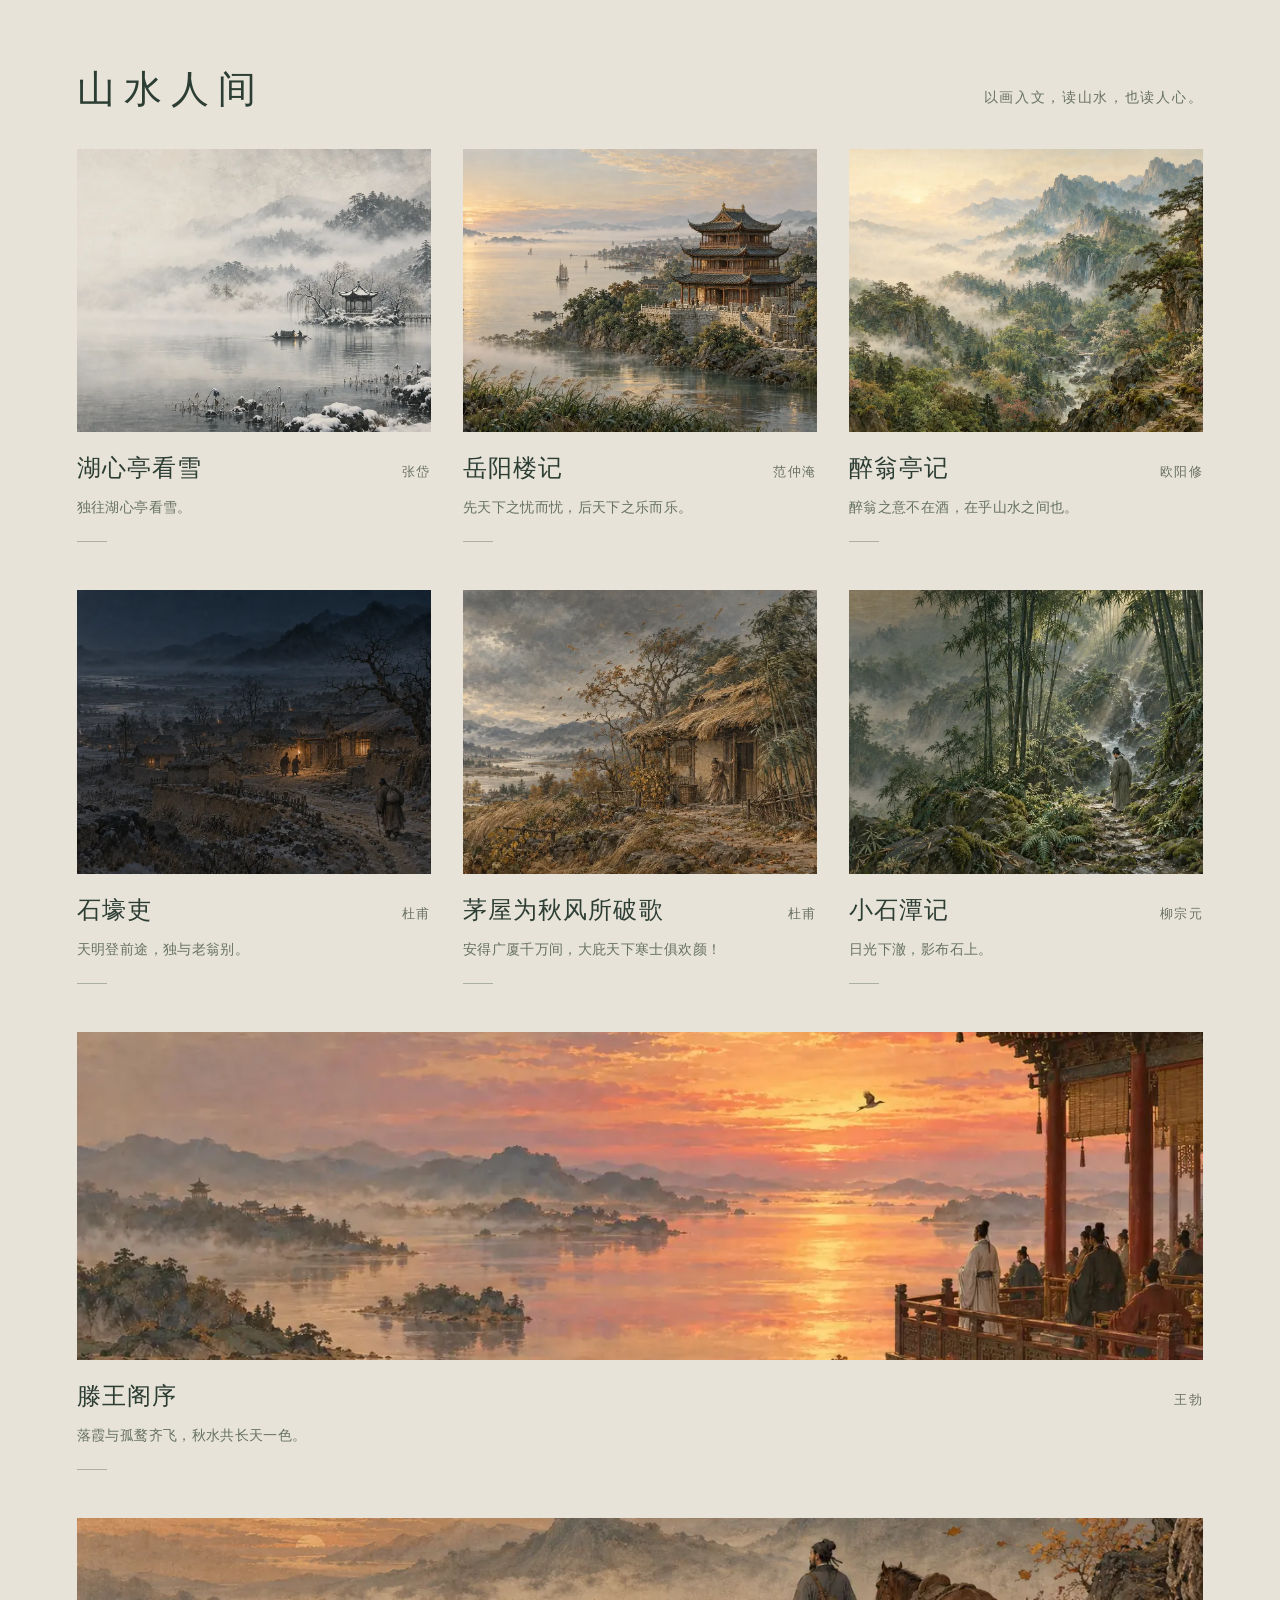
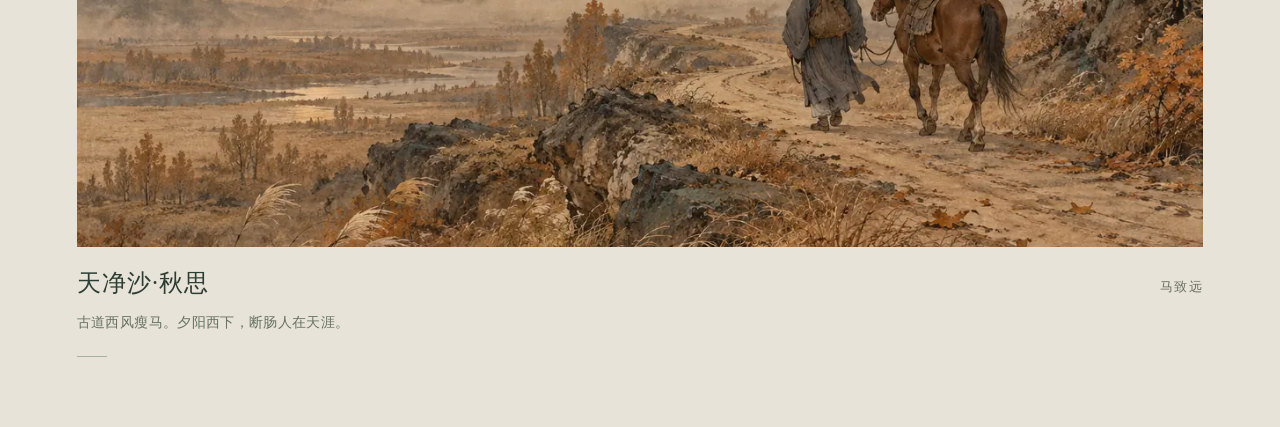
<file: index.html>
<!doctype html>
<html lang="zh-CN"><head><meta charset="UTF-8"><meta name="viewport" content="width=device-width, initial-scale=1"><meta name="theme-color" content="#e8e3d8"><meta name="description" content="八篇古典诗文，八十五幅画。以画入文，读山水，也读人心。"><link rel="icon" href="data:image/svg+xml,%3Csvg xmlns='http://www.w3.org/2000/svg' viewBox='0 0 40 40'%3E%3Ctext x='20' y='30' text-anchor='middle' font-size='30'%3E山%3C/text%3E%3C/svg%3E"><title>山水人间</title><style>*{box-sizing:border-box}html{color-scheme:light;background:#e8e3d8;color:#2c3d33}
body{margin:0;font-family:"Songti SC","Noto Serif CJK SC","STSong","SimSun",serif;-webkit-font-smoothing:antialiased}
main{max-width:1480px;margin:auto;padding:64px 6vw 70px}header{display:flex;justify-content:space-between;align-items:baseline;gap:24px;padding-bottom:34px}
h1{margin:0;font-size:clamp(28px,3vw,40px);font-weight:400;letter-spacing:.24em}header p{margin:0;font-size:14px;color:#687363;letter-spacing:.12em;line-height:2}
.works{display:grid;grid-template-columns:repeat(3,minmax(0,1fr));gap:48px 32px}.work{display:block;color:inherit;text-decoration:none;min-width:0}
.work:focus-visible{outline:2px solid #5b725f;outline-offset:9px}.painting{overflow:hidden;aspect-ratio:5/4;background:#cbd2c6}
.painting img{display:block;width:100%;height:100%;object-fit:cover;object-position:65% 50%;transition:transform 800ms cubic-bezier(.2,.7,.2,1)}
.work:nth-child(2) img{object-position:84% 50%}.work:nth-child(4) img{object-position:76% 50%}.work:nth-child(5) img{object-position:80% 50%}.work:nth-child(6) img{object-position:88% 50%}
.caption{display:flex;align-items:baseline;justify-content:space-between;gap:10px;padding:20px 0 10px}
h2{margin:0;font-size:clamp(19px,1.9vw,26px);font-weight:400;letter-spacing:.045em}.caption span{flex:none;font-size:13px;color:#697163;letter-spacing:.12em}
.work p{margin:0;color:#667263;font-size:14px;line-height:2;letter-spacing:.025em}.rule{height:1px;width:30px;background:#7d8b7390;margin-top:19px;transition:width 600ms ease}
.featured{grid-column:1/-1}.featured .painting{aspect-ratio:24/7}.featured .painting img{object-position:50% 49%}.work:last-child img{object-position:70% 59%}
@media(hover:hover){.work:hover img{transform:scale(1.035)}.work:hover .rule{width:60px}}
@media(max-width:1100px){.works{grid-template-columns:repeat(2,minmax(0,1fr));gap:40px 26px}h2{font-size:23px}.featured .painting{aspect-ratio:2/1}}
@media(max-width:650px){main{padding:40px 7vw 48px}header{display:block;padding-bottom:28px}header p{margin-top:12px;font-size:13px}.works{grid-template-columns:1fr;gap:42px}.caption{padding-top:17px}h2{font-size:24px}.work:nth-child(5) h2{font-size:21px}.featured .painting{aspect-ratio:5/4}}
@media(prefers-reduced-motion:reduce){.painting img,.rule{transition:none}}
</style></head><body><main><header><h1>山水人间</h1><p>以画入文，读山水，也读人心。</p></header><nav class="works" aria-label="选择一篇诗文"><a class="work" href="./hu-xin-ting-kan-xue/index.html">
  <div class="painting"><img src="./hu-xin-ting-kan-xue/art/01-lake.webp" width="1536" height="1024" alt="湖心亭看雪画作" loading="lazy"></div>
  <div class="caption"><h2>湖心亭看雪</h2><span>张岱</span></div>
  <p>独往湖心亭看雪。</p><div class="rule" aria-hidden="true"></div>
</a>
<a class="work" href="./yueyang-lou-ji/index.html">
  <div class="painting"><img src="./yueyang-lou-ji/art/01-renewal.webp" width="1536" height="1024" alt="岳阳楼记画作" loading="lazy"></div>
  <div class="caption"><h2>岳阳楼记</h2><span>范仲淹</span></div>
  <p>先天下之忧而忧，后天下之乐而乐。</p><div class="rule" aria-hidden="true"></div>
</a>
<a class="work" href="./zuiweng-ting-ji/index.html">
  <div class="painting"><img src="./zuiweng-ting-ji/art/01-mountains.webp" width="1536" height="1024" alt="醉翁亭记画作" loading="lazy"></div>
  <div class="caption"><h2>醉翁亭记</h2><span>欧阳修</span></div>
  <p>醉翁之意不在酒，在乎山水之间也。</p><div class="rule" aria-hidden="true"></div>
</a>
<a class="work" href="./shi-hao-li/index.html">
  <div class="painting"><img src="./shi-hao-li/art/01-village.webp" width="1536" height="1024" alt="石壕吏画作" loading="lazy"></div>
  <div class="caption"><h2>石壕吏</h2><span>杜甫</span></div>
  <p>天明登前途，独与老翁别。</p><div class="rule" aria-hidden="true"></div>
</a>
<a class="work" href="./mao-wu-wei-qiu-feng-suo-po-ge/index.html">
  <div class="painting"><img src="./mao-wu-wei-qiu-feng-suo-po-ge/art/01-wind.webp" width="1536" height="1024" alt="茅屋为秋风所破歌画作" loading="lazy"></div>
  <div class="caption"><h2>茅屋为秋风所破歌</h2><span>杜甫</span></div>
  <p>安得广厦千万间，大庇天下寒士俱欢颜！</p><div class="rule" aria-hidden="true"></div>
</a>
<a class="work" href="./xiao-shi-tan-ji/index.html">
  <div class="painting"><img src="./xiao-shi-tan-ji/art/01-bamboo.webp" width="1536" height="1024" alt="小石潭记画作" loading="lazy"></div>
  <div class="caption"><h2>小石潭记</h2><span>柳宗元</span></div>
  <p>日光下澈，影布石上。</p><div class="rule" aria-hidden="true"></div>
</a>
<a class="work featured" href="./teng-wang-ge-xu/index.html">
  <div class="painting"><img src="./teng-wang-ge-xu/art/07-sunset.webp" width="1536" height="1024" alt="滕王阁序画作" loading="lazy"></div>
  <div class="caption"><h2>滕王阁序</h2><span>王勃</span></div>
  <p>落霞与孤鹜齐飞，秋水共长天一色。</p><div class="rule" aria-hidden="true"></div>
</a>
<a class="work featured" href="./tian-jing-sha-qiu-si/index.html">
  <div class="painting"><img src="./tian-jing-sha-qiu-si/art/03-road.webp" width="1536" height="1024" alt="秋日古道上，旅人牵着瘦马走向远山" loading="lazy"></div>
  <div class="caption"><h2>天净沙·秋思</h2><span>马致远</span></div>
  <p>古道西风瘦马。夕阳西下，断肠人在天涯。</p><div class="rule" aria-hidden="true"></div>
</a></nav></main></body></html>
</file>
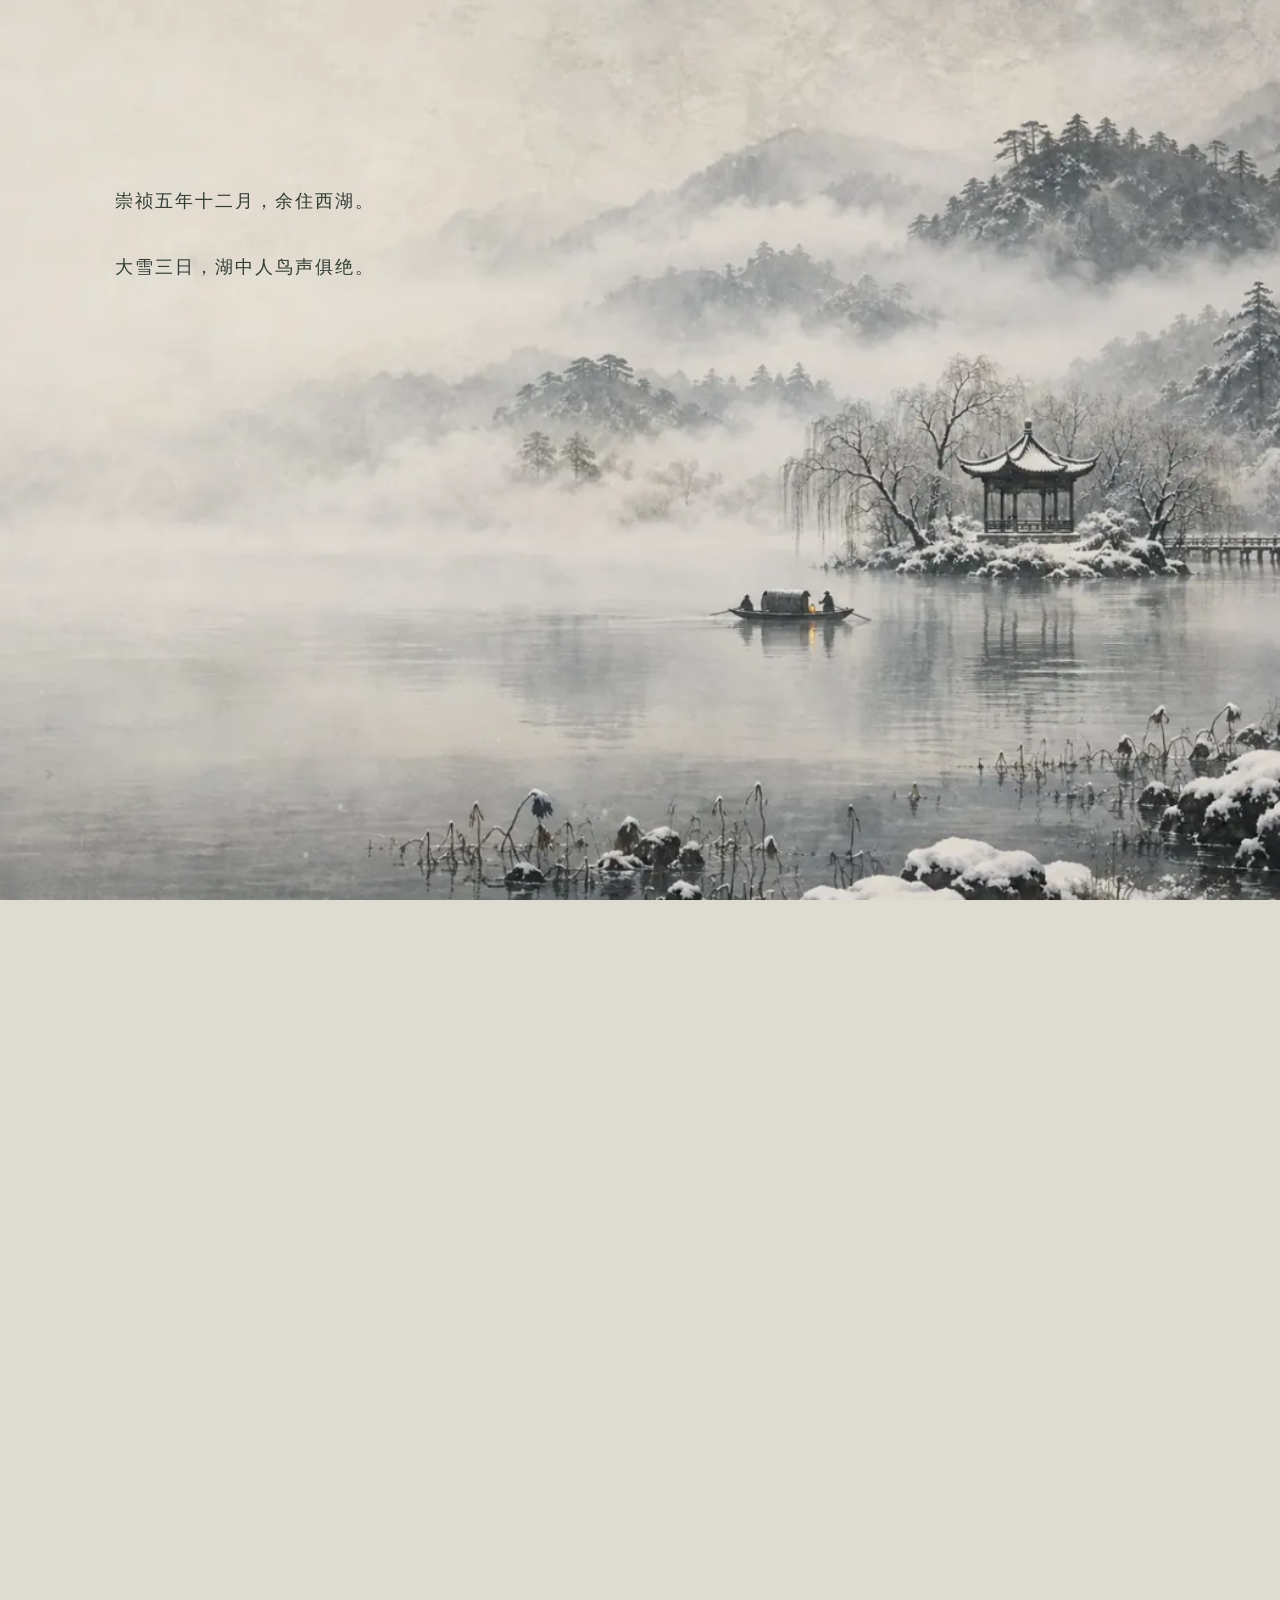
<file: hu-xin-ting-kan-xue/index.html>
<!doctype html>
<html lang="zh-CN">
<head>
  <meta charset="UTF-8">
  <meta name="viewport" content="width=device-width, initial-scale=1">
  <meta name="theme-color" content="#dedbd1">
  <meta name="description" content="张岱《湖心亭看雪》。七幅雪夜意象，一篇原文。">
  <link rel="icon" href="data:image/svg+xml,%3Csvg xmlns='http://www.w3.org/2000/svg' viewBox='0 0 40 40'%3E%3Crect width='40' height='40' fill='%23dedbd1'/%3E%3Ctext x='20' y='29' text-anchor='middle' font-family='serif' font-size='28' fill='%23434a44'%3E%E9%9B%AA%3C/text%3E%3C/svg%3E">
  <title>湖心亭看雪</title>
  <script>
    if (!matchMedia('(prefers-reduced-motion: reduce)').matches && innerHeight >= 600) {
      document.documentElement.classList.add('motion-candidate');
      setTimeout(() => document.documentElement.classList.remove('motion-candidate'), 3000);
    }
  </script>
  <style>
    :root { color-scheme: light; --serif: "Songti SC", "Noto Serif CJK SC", "Source Han Serif SC", "STSong", "SimSun", serif; }
    *, *::before, *::after { box-sizing: border-box; }
    html { background: #dedbd1; }
    body { margin: 0; font-family: var(--serif); -webkit-font-smoothing: antialiased; }
    main { position: relative; z-index: 1; }
    ::selection { background: #a2795260; }
    .sr-only { position: absolute; width: 1px; height: 1px; padding: 0; margin: -1px; overflow: hidden; clip: rect(0,0,0,0); white-space: nowrap; border: 0; }
    .scene { --position: 50% 50%; position: relative; isolation: isolate; width: 100%; height: 100svh; min-height: 680px; overflow: hidden; background: #dedbd1; }
    .scene-frame { position: relative; width: 100%; height: 100%; min-height: inherit; overflow: hidden; isolation: isolate; }
    .scene-image { display: block; position: absolute; inset: 0; width: 100%; height: 100%; object-fit: cover; object-position: var(--position); z-index: -2; }
    .scene-frame::after { content: ""; position: absolute; inset: 0; z-index: -1; pointer-events: none; }
    .prose { position: absolute; left: 9%; top: 20%; width: min(540px, 44%); margin: 0; color: #303b34; font-size: clamp(17px, 1.4vw, 21px); font-weight: 400; line-height: 2.35; letter-spacing: .11em; text-wrap: pretty; }
    .prose p { margin: 0; }
    .prose p + p { margin-top: 24px; }
    .prose:focus { outline: none; }
    .landscape { --position: 60% 50%; }
    .landscape .prose { top: 20%; }
    .cloak { --position: 50% 83%; }
    .cloak .scene-frame::after { background: linear-gradient(90deg, #e3e0d570, transparent 51%); }
    .cloak .prose { top: 24%; width: 34%; }
    .smallness { --position: 60% 52%; }
    .smallness .prose { top: 16%; width: min(625px, 53%); font-size: clamp(17px, 1.3vw, 20px); }
    .night { color-scheme: dark; background: #14201e; }
    .night .prose { color: #f0e8d7; text-shadow: 0 2px 18px #09100cd0; }
    .meeting { --position: 46% 50%; }
    .meeting .scene-frame::after { background: linear-gradient(90deg, transparent 44%, #0d1c1730); }
    .meeting .prose { left: auto; right: 8%; top: 29%; width: 34%; }
    .spoken { display: block; font-size: 1.32em; line-height: 2.1; margin-top: 9px; }
    .hearth { --position: 48% 50%; }
    .hearth .prose { left: auto; right: 10%; top: 19%; width: auto; font-size: 30px; letter-spacing: .2em; }
    .wine { --position: 47% 50%; }
    .wine .prose { left: auto; right: 7%; top: 27%; width: 30%; }
    .memory { --position: 47% 50%; }
    .memory .scene-frame::after { background: linear-gradient(0deg, #07100d44, transparent 65%); }
    .memory .prose { left: auto; right: 8%; top: auto; bottom: 13%; width: 34%; }
    .portal { display: block; position: absolute; z-index: 3; width: 100px; height: 100px; border-radius: 50%; transform: translate(-50%, -50%); cursor: zoom-in; -webkit-tap-highlight-color: transparent; }
    .portal[hidden] { display: none; }
    .portal::before, .portal::after { content: ""; position: absolute; top: 50%; left: 50%; transform: translate(-50%, -50%); border-radius: 50%; pointer-events: none; }
    .portal::before { width: 29px; height: 29px; background: #ffd3980b; box-shadow: 0 0 16px #e7ad674d; }
    .portal::after { width: 34px; height: 34px; border: 1px solid #f8d1a16b; animation: ember 3s ease-in-out infinite; }
    .portal:hover::after { border-color: #ffe0b8; background: #ffd7a417; }
    .portal:focus-visible { outline: 1px solid #ffe0b8; outline-offset: -15px; background: #edbf7920; }
    @keyframes ember { 0%,100% { opacity: .35; transform: translate(-50%, -50%) scale(.75); } 50% { opacity: .9; transform: translate(-50%, -50%) scale(1.15); } }
    #passage { position: fixed; inset: 0; z-index: 20; overflow: hidden; background: #101915; pointer-events: auto; }
    #passage[hidden] { display: none; }
    #passage img { position: absolute; display: block; max-width: none; object-fit: cover; will-change: transform, opacity; }
    .motion-candidate:not(.motion) #lake .prose { opacity: 0; }
    .motion .scene { height: calc(var(--screen, 100svh) * var(--distance, 1.8)); min-height: 0; overflow: visible; background: transparent; }
    .motion .scene-frame { position: fixed; inset: 0; height: var(--screen, 100svh); min-height: 0; visibility: hidden; opacity: 0; }
    .motion .scene-frame.is-present .scene-image { will-change: transform, filter; }
    .motion .scene-frame.is-present .prose p { will-change: transform, opacity; }
    .motion .scene-image { transform-origin: 50% 50%; backface-visibility: hidden; }
    .motion .portal { transition: opacity .3s; }
    #living-paintings { display: none; position: fixed; inset: 0; width: 100%; height: 100%; z-index: 0; pointer-events: none; }
    .motion.has-living-paintings #living-paintings { display: block; }
    .motion.has-living-paintings .scene-image { opacity: 0; }
    .passage-text { position: absolute; inset: 0; background: transparent; pointer-events: none; }
    #mist { position: fixed; inset: 0; z-index: 12; pointer-events: none; opacity: 0; background: radial-gradient(ellipse at 43% 56%, #f4f0e7, #e4e8e3a0 52%, transparent 100%); }
    @media (min-width: 1800px) { .prose { left: 12%; } .meeting .prose, .wine .prose, .memory .prose { right: 11%; width: 30%; } }
    @media (max-width: 1000px) and (min-width: 601px) {
      .prose { font-size: 17px; letter-spacing: .07em; }
      .meeting .prose, .wine .prose { right: 5%; width: 39%; }
      .cloak .prose { width: 38%; }
    }
    @media (max-aspect-ratio: 4/5) {
      .meeting { --position: 24% 50%; }
      .hearth { --position: 25% 50%; }
      .wine { --position: 24% 50%; }
      .memory { --position: 28% 50%; }
    }
    @media (max-width: 600px) {
      .scene { min-height: 660px; }
      .prose { left: 8%; top: 12%; width: 84%; font-size: 16px; line-height: 2.3; letter-spacing: .055em; }
      .prose p + p { margin-top: 19px; }
      .landscape { --position: 80% 50%; }
      .landscape .scene-frame::after { background: linear-gradient(180deg, #e8e3d880, transparent 48%); }
      .landscape .prose { top: 12%; }
      .cloak { --position: 51% 50%; }
      .cloak .scene-frame::after { background: linear-gradient(180deg, #e3e0d533, transparent 50%); }
      .cloak .prose { top: 11%; width: 84%; }
      .smallness { --position: 72% 50%; }
      .smallness .prose { top: 10%; width: 84%; font-size: 16px; line-height: 2.15; }
      .meeting { --position: 24% 50%; }
      .meeting .scene-frame::after { background: linear-gradient(0deg, #0d1c17c0, transparent 57%); }
      .meeting .prose { left: 8%; right: auto; top: auto; bottom: 9%; width: 84%; font-size: 15px; line-height: 2.2; }
      .spoken { font-size: 1.3em; }
      .hearth { --position: 25% 50%; }
      .hearth .prose { left: auto; right: 8%; top: 10%; width: auto; font-size: 23px; }
      .wine { --position: 24% 50%; }
      .wine .scene-frame::after { background: linear-gradient(180deg, #0b161755, transparent 45%); }
      .wine .prose { left: 8%; right: auto; top: 8%; width: 84%; font-size: 16px; }
      .memory { --position: 28% 50%; }
      .memory .prose { left: 8%; right: auto; top: 7%; bottom: auto; width: 84%; font-size: 16px; line-height: 2.1; }
      .memory .spoken { font-size: 21px; }
    }
    @media (prefers-reduced-motion: reduce) { *, *::before, *::after { animation: none !important; } }
    @media print {
      body, .scene { color: #000; background: white; }
      .scene { height: auto; min-height: 0; overflow: visible; margin-bottom: 16px; }
      .scene-image, .scene-frame::after, .portal, #passage, #mist, #living-paintings { display: none !important; }
      .motion .scene { height: auto; min-height: 0; }
      .motion .scene-frame { position: relative; inset: auto; height: auto; min-height: 0; opacity: 1 !important; visibility: visible !important; }
      .prose p { opacity: 1 !important; transform: none !important; filter: none !important; }
      .scene .prose { position: static; width: 100%; font-size: 13pt; color: black; text-shadow: none; letter-spacing: 0; line-height: 1.8; }
      .prose p + p { margin-top: 0; }
      .spoken { display: inline; font-size: inherit; }
    }
  </style>
</head>
<body>
  <h1 class="sr-only">湖心亭看雪</h1>
  <canvas id="living-paintings" aria-hidden="true"></canvas>
  <main>
    <section class="scene landscape" id="lake" aria-label="西湖雪景">
      <div class="scene-frame">
      <img class="scene-image" src="./art/01-lake.webp" width="1536" height="1024" alt="雪后的西湖，远山与柳岸隐入雾中，孤亭和小舟临水。" fetchpriority="high" decoding="async">
      <div class="prose" tabindex="-1"><p>崇祯五年十二月，余住西湖。</p><p>大雪三日，湖中人鸟声俱绝。</p></div>
      </div>
    </section>
    <section class="scene cloak" id="cloak" aria-label="毳衣炉火">
      <div class="scene-frame">
      <img class="scene-image" src="./art/02-cloak.webp" width="1024" height="1536" alt="乌篷舟中，旅人拥着厚衣守着小炉，舟子向雪雾深处撑篙。" loading="lazy" decoding="async">
      <div class="prose" tabindex="-1"><p>是日更定矣，余拏一小舟，<br>拥毳衣炉火，独往湖心亭看雪。</p></div>
      </div>
    </section>
    <section class="scene smallness" id="smallness" aria-label="一痕一点一芥">
      <div class="scene-frame">
      <img class="scene-image" src="./art/03-smallness.webp" width="1536" height="1024" alt="天地一白，长堤只余一痕，湖心亭仅为一点，小舟和人影微如芥粒。" loading="lazy" decoding="async">
      <div class="prose" tabindex="-1"><p>雾凇沆砀，天与云与山与水，<br>上下一白。</p><p>湖上影子，惟长堤一痕、湖心亭一点、<br>与余舟一芥、舟中人两三粒而已。</p></div>
      </div>
    </section>
    <section class="scene night meeting" id="meeting" aria-label="亭中相逢">
      <div class="scene-frame">
      <img class="scene-image" src="./art/04-meeting.webp" width="1536" height="1024" alt="雪夜湖心亭，三人坐在亭内围炉，一童子温酒，暖光落在雪湖上。" loading="lazy" decoding="async">
      <div class="prose" tabindex="-1"><p>到亭上，有两人铺毡对坐，<br>一童子烧酒炉正沸。</p><p>见余，大喜曰：<span class="spoken">“湖中焉得更有此人！”</span></p></div>
      <a class="portal" href="#hearth" data-x="0.297" data-y="0.507" aria-label="点击炉火，走近亭中" hidden></a>
      </div>
    </section>
    <section class="scene night hearth" id="hearth" aria-label="炉火近景">
      <div class="scene-frame">
      <img class="scene-image" src="./art/05-hearth.webp" width="1536" height="1024" alt="近处的炭炉，三人围坐，童子提壶，微火照亮毳衣与双手。" loading="lazy" decoding="async">
      <div class="prose" tabindex="-1"><p>拉余同饮。</p></div>
      <a class="portal" href="#wine" data-x="0.351" data-y="0.586" aria-label="点击火堆，进入饮酒画面" hidden></a>
      </div>
    </section>
    <section class="scene night wine" id="wine" aria-label="围炉饮酒">
      <div class="scene-frame">
      <img class="scene-image" src="./art/06-wine.webp" width="1536" height="1024" alt="雪夜亭中，三位同游人举杯，炉火温暖着杯盏与面容。" loading="lazy" decoding="async">
      <div class="prose" tabindex="-1"><p>余强饮三大白而别。</p><p>问其姓氏，是金陵人，客此。</p></div>
      <a class="portal" href="#memory" data-x="0.316" data-y="0.422" aria-label="点击酒杯，进入张岱追忆写作的心境" hidden></a>
      </div>
    </section>
    <section class="scene night memory" id="memory" aria-label="张岱追忆写作时的心境意象">
      <div class="scene-frame">
      <img class="scene-image" src="./art/07-memory.webp" width="1536" height="1024" alt="想象中的晚年张岱在孤灯下执笔，简陋书斋与记忆里的雪湖、孤亭、小舟融在一起。" loading="lazy" decoding="async">
      <div class="prose" tabindex="-1"><p>及下船，舟子喃喃曰：<span class="spoken">“莫说相公痴，<br>更有痴似相公者。”</span></p></div>
      </div>
    </section>
  </main>
  <div id="mist" aria-hidden="true"></div>
  <div id="passage" aria-hidden="true" hidden></div>
  <script>
// Animate the existing paintings; the original images remain the readable fallback.
function createLivingPaintings(scenes) {
  const canvas = document.getElementById('living-paintings');
  const root = document.documentElement;
  let gl;
  try {
    gl = canvas.getContext('webgl', { alpha: false, antialias: false, depth: false, powerPreference: 'low-power' });
  } catch { return null; }
  if (!gl) return null;
  let failed = false;
  let lastDraw = -100;
  let ready = false;
  let quality = 1;
  let slowFrames = 0;
  const textures = new Map();
  const uniforms = {};
  const shaders = [];
  let program;
  let buffer;
  const weather = [
    [.52, .65, 0], [.73, .50, .075], [.54, .30, 0],
    [.61, .55, .08], [.98, 0, .105], [.98, 0, .07], [.45, .28, .06]
  ];
  const fire = [[.5,.5],[.622,.773],[.5,.5],[.297,.507],[.351,.586],[.365,.805],[.465,.578]];
  const vertex = `
    attribute vec2 aPosition;
    varying vec2 vScreen;
    void main() {
      vScreen = vec2(aPosition.x * .5 + .5, .5 - aPosition.y * .5);
      gl_Position = vec4(aPosition, 0., 1.);
    }
  `;
  const fragment = `
    #ifdef GL_FRAGMENT_PRECISION_HIGH
    precision highp float;
    #else
    precision mediump float;
    #endif
    varying vec2 vScreen;
    uniform sampler2D uImageA, uImageB;
    uniform vec4 uCropA, uCropB;
    uniform vec3 uCameraA, uCameraB, uWeatherA, uWeatherB;
    uniform vec2 uFireA, uFireB, uSize;
    uniform float uTime, uBlend, uIndexA, uIndexB;

    float hash(vec2 p) {
      p = fract(mod(p, 127.) * vec2(123.34, 345.45));
      p += dot(p, p + 34.345);
      return fract(p.x * p.y);
    }
    float noise(vec2 p) {
      vec2 cell = floor(p), f = fract(p);
      f = f * f * (3. - 2. * f);
      return mix(mix(hash(cell), hash(cell + vec2(1.,0.)), f.x),
                 mix(hash(cell + vec2(0.,1.)), hash(cell + vec2(1.,1.)), f.x), f.y);
    }
    float cloud(vec2 p) {
      return noise(p) * .65 + noise(p * 2.13 + 7.2) * .35;
    }
    vec2 imageUV(vec4 crop, vec3 camera) {
      vec2 screen = (vScreen - .5 - camera.yz) / camera.x + .5;
      return (screen - crop.xy) / crop.zw;
    }
    float flurry(vec2 p, float density, float speed, float seed) {
      p.x *= uSize.x / uSize.y;
      p *= density;
      p += vec2(uTime * speed * .27, -uTime * speed) + seed;
      vec2 cell = floor(p), f = fract(p);
      vec2 center = .18 + .64 * vec2(hash(cell + seed), hash(cell + 91.7));
      center.x += sin(uTime * .5 + hash(cell) * 6.28) * .065;
      float radius = .014 + hash(cell + 31.2) * .019;
      float distance = length((f - center) * vec2(1., .78));
      return (1. - smoothstep(radius * .35, radius * 1.9, distance))
        * step(.76, hash(cell + 48.3)) * (.25 + hash(cell + 22.1) * .5);
    }
    vec3 painting(sampler2D image, vec4 crop, vec3 camera, vec3 climate, vec2 fire, float index, float direction) {
      vec2 uv = imageUV(crop, camera);
      float water = smoothstep(climate.x, climate.x + .14, uv.y);
      if (index > 5.5) water *= smoothstep(.51, .62, uv.x);
      float ripple = sin(uv.y * 145. - uTime * .62) * .00052
                   + sin(uv.y * 267. + uTime * .37) * .00024;
      float breath = (noise(vec2(uv.y * 38., uTime * .18)) - .5) * .00034;
      float passing = sin(uBlend * 3.141593);
      vec2 drift = vec2(cloud(vScreen * vec2(3., 9.) + vec2(uTime * .02, 0.)) - .5,
                        sin(vScreen.x * 7. + uTime * .15) * .2);
      vec2 moving = uv + vec2(breath + ripple * water, 0.) + drift * passing * .009 * direction;
      vec3 color = texture2D(image, clamp(moving, .001, .999)).rgb;
      vec2 ember = (uv - fire) / vec2(.046, .065);
      float pulse = .55 + sin(uTime * 2.7) * .18 + sin(uTime * 6.3 + 1.1) * .10;
      color += vec3(1., .39, .07) * exp(-dot(ember, ember) * 1.4) * climate.z * pulse;
      float outdoors = 1.;
      if (index > 2.5 && index < 3.5) outdoors = max(smoothstep(.50,.64,uv.x), smoothstep(.60,.74,uv.y));
      if (index > 5.5) outdoors = smoothstep(.54,.66,uv.x) * (1. - smoothstep(.79,.92,uv.y));
      float snow = flurry(vScreen, 14., .44, 3.1) + flurry(vScreen, 27., .30, 16.4) * .52;
      color = mix(color, vec3(.91,.92,.90), clamp(snow * climate.y * outdoors, 0., .45));
      return color;
    }
    void main() {
      vec3 color = painting(uImageA, uCropA, uCameraA, uWeatherA, uFireA, uIndexA, 1.);
      if (uBlend > .0001) {
        vec3 next = painting(uImageB, uCropB, uCameraB, uWeatherB, uFireB, uIndexB, -1.);
        // The dissolve follows long, fine bands of mist instead of a flat fade.
        float grain = cloud(vScreen * vec2(2.5, 23.) + vec2(uTime * .01, 0.));
        float threshold = .37 + grain * .26;
        float dissolve = smoothstep(threshold - .24, threshold + .24, uBlend);
        color = mix(color, next, dissolve);
      }
      color += (hash(floor(vScreen * uSize) + mod(floor(uTime * 8.), 97.)) - .5) * .002;
      gl_FragColor = vec4(color, 1.);
    }
  `;
  function disable() {
    if (failed) return;
    failed = true;
    root.classList.remove('has-living-paintings');
    for (const texture of textures.values()) gl.deleteTexture(texture);
    if (buffer) gl.deleteBuffer(buffer);
    if (program) gl.deleteProgram(program);
    shaders.forEach(shader => gl.deleteShader(shader));
  }
  canvas.addEventListener('webglcontextlost', event => { event.preventDefault(); disable(); });
  try {
    program = gl.createProgram();
    for (const [type, source] of [[gl.VERTEX_SHADER, vertex], [gl.FRAGMENT_SHADER, fragment]]) {
      const shader = gl.createShader(type);
      shaders.push(shader);
      gl.shaderSource(shader, source);
      gl.compileShader(shader);
      if (!gl.getShaderParameter(shader, gl.COMPILE_STATUS)) throw new Error('Painting shader unavailable');
      gl.attachShader(program, shader);
    }
    gl.linkProgram(program);
    if (!gl.getProgramParameter(program, gl.LINK_STATUS)) throw new Error('Painting program unavailable');
    gl.useProgram(program);
    buffer = gl.createBuffer();
    gl.bindBuffer(gl.ARRAY_BUFFER, buffer);
    gl.bufferData(gl.ARRAY_BUFFER, new Float32Array([-1,-1, 1,-1, -1,1, -1,1, 1,-1, 1,1]), gl.STATIC_DRAW);
    const position = gl.getAttribLocation(program, 'aPosition');
    gl.enableVertexAttribArray(position);
    gl.vertexAttribPointer(position, 2, gl.FLOAT, false, 0, 0);
    for (const name of ['ImageA','ImageB','CropA','CropB','CameraA','CameraB','WeatherA','WeatherB','FireA','FireB','Size','Time','Blend','IndexA','IndexB']) {
      uniforms[name] = gl.getUniformLocation(program, 'u' + name);
    }
    gl.uniform1i(uniforms.ImageA, 0);
    gl.uniform1i(uniforms.ImageB, 1);
  } catch { disable(); return null; }

  function resize() {
    if (failed) return;
    const ratio = Math.min(devicePixelRatio || 1, 1.5, Math.sqrt(1800000 / (innerWidth * innerHeight))) * quality;
    canvas.width = Math.round(innerWidth * ratio);
    canvas.height = Math.round(innerHeight * ratio);
    gl.viewport(0, 0, canvas.width, canvas.height);
    gl.uniform2f(uniforms.Size, canvas.width, canvas.height);
    lastDraw = -100;
  }
  function textureFor(scene) {
    if (textures.has(scene.index)) return textures.get(scene.index);
    if (!scene.photo.complete || !scene.photo.naturalWidth) return null;
    const texture = gl.createTexture();
    gl.bindTexture(gl.TEXTURE_2D, texture);
    gl.texParameteri(gl.TEXTURE_2D, gl.TEXTURE_WRAP_S, gl.CLAMP_TO_EDGE);
    gl.texParameteri(gl.TEXTURE_2D, gl.TEXTURE_WRAP_T, gl.CLAMP_TO_EDGE);
    gl.texParameteri(gl.TEXTURE_2D, gl.TEXTURE_MIN_FILTER, gl.LINEAR);
    gl.texParameteri(gl.TEXTURE_2D, gl.TEXTURE_MAG_FILTER, gl.LINEAR);
    gl.texImage2D(gl.TEXTURE_2D, 0, gl.RGBA, gl.RGBA, gl.UNSIGNED_BYTE, scene.photo);
    textures.set(scene.index, texture);
    return texture;
  }
  function bind(scene, suffix, slot, texture) {
    gl.activeTexture(gl.TEXTURE0 + slot);
    gl.bindTexture(gl.TEXTURE_2D, texture);
    const crop = scene.crop;
    gl.uniform4f(uniforms['Crop' + suffix], crop.x, crop.y, crop.width, crop.height);
    gl.uniform3f(uniforms['Camera' + suffix], scene.pose.scale, scene.pose.x / scene.width, scene.pose.y / scene.height);
    gl.uniform3fv(uniforms['Weather' + suffix], weather[scene.index]);
    gl.uniform2fv(uniforms['Fire' + suffix], fire[scene.index]);
    gl.uniform1f(uniforms['Index' + suffix], scene.index);
  }
  return {
    get healthy() { return !failed; },
    resize,
    draw(index, blend, time, force = false) {
      if (failed || (!force && time - lastDraw < 32)) return;
      if (ready && !force) {
        slowFrames = time - lastDraw > 75 ? slowFrames + 1 : Math.max(0, slowFrames - 1);
        if (slowFrames >= 10 && quality > .65) {
          quality = Math.max(.65, quality * .82);
          slowFrames = 0;
          resize();
        }
      }
      const a = scenes[index], b = scenes[Math.min(index + 1, scenes.length - 1)];
      try {
        const textureA = textureFor(a), textureB = textureFor(b);
        if (!textureA || !a.crop) return;
        if (blend > 0 && (!textureB || !b.crop)) {
          root.classList.remove('has-living-paintings');
          return;
        }
        bind(a, 'A', 0, textureA);
        bind(textureB && b.crop ? b : a, 'B', 1, textureB || textureA);
        gl.uniform1f(uniforms.Time, time / 1000);
        gl.uniform1f(uniforms.Blend, blend);
        gl.drawArrays(gl.TRIANGLES, 0, 6);
        if (!ready && gl.getError() !== gl.NO_ERROR) { disable(); return; }
        ready = true;
        lastDraw = time;
        root.classList.add('has-living-paintings');
      } catch { disable(); }
    }
  };
}

(() => {
  'use strict';
  const root = document.documentElement;
  const passage = document.getElementById('passage');
  const mist = document.getElementById('mist');
  const reducedMotion = matchMedia('(prefers-reduced-motion: reduce)');
  const printMedia = matchMedia('print');
  const finePointer = matchMedia('(hover: hover) and (pointer: fine)');
  const distances = [1.8, 1.8, 2, 1.9, 1.7, 1.8, 2];
  const camera = [[1.075,1.025],[1.025,1.08],[1.14,1.025],[1.035,1.075],[1.035,1.085],[1.06,1.025],[1.085,1.015]];
  const scenes = [...document.querySelectorAll('.scene')].map((element, index) => ({
    element, index, frame: element.querySelector('.scene-frame'), photo: element.querySelector('.scene-image'),
    prose: element.querySelector('.prose'), paragraphs: [...element.querySelectorAll('.prose > p')],
    portal: element.querySelector('.portal'), start: 0, span: 0, width: 0, height: 0, point: null,
    pose: { scale: 1, x: 0, y: 0 }
  }));
  const byId = new Map(scenes.map(scene => [scene.element.id, scene]));
  const clamp = value => Math.max(0, Math.min(1, value));
  const smooth = value => { const x = clamp(value); return x * x * (3 - 2 * x); };
  const set = (element, property, value) => { if (element.style[property] !== value) element.style[property] = value; };
  let enabled = false;
  let initialized = false;
  let screenHeight = innerHeight;
  let virtualY = scrollY;
  let frameRequest = 0;
  let lastTick = 0;
  let introAt = 0;
  let flight = null;
  let dominant = 0;
  let paintings = null;
  let paintingRequested = false;
  const pointer = { x: 0, y: 0, targetX: 0, targetY: 0 };

  function getLocation(y = virtualY) {
    let index = 0;
    for (const scene of scenes) if (y >= scene.start) index = scene.index;
    const scene = scenes[index];
    return { index, ratio: (y - scene.start) / Math.max(scene.span, 1) };
  }
  function measure() {
    screenHeight = innerHeight;
    root.style.setProperty('--screen', screenHeight + 'px');
    for (const scene of scenes) {
      scene.start = scene.element.offsetTop;
      scene.span = scene.element.offsetHeight;
      scene.width = scene.frame.clientWidth;
      scene.height = scene.frame.clientHeight;
      const photo = scene.photo;
      if (photo.naturalWidth && scene.width && scene.height) {
        const scale = Math.max(scene.width / photo.naturalWidth, scene.height / photo.naturalHeight);
        const position = getComputedStyle(photo).objectPosition.split(' ').map(value => parseFloat(value) / 100);
        scene.crop = {
          x: (1 - photo.naturalWidth * scale / scene.width) * position[0],
          y: (1 - photo.naturalHeight * scale / scene.height) * position[1],
          width: photo.naturalWidth * scale / scene.width,
          height: photo.naturalHeight * scale / scene.height
        };
        if (scene.portal) scene.point = {
          x: scene.crop.x * scene.width + photo.naturalWidth * scale * Number(scene.portal.dataset.x),
          y: scene.crop.y * scene.height + photo.naturalHeight * scale * Number(scene.portal.dataset.y)
        };
      }
      placePortal(scene);
    }
    paintings?.resize();
  }
  function placePortal(scene) {
    if (!scene.portal || !scene.point) return;
    const pose = enabled ? scene.pose : { scale: 1, x: 0, y: 0 };
    const x = scene.width / 2 + (scene.point.x - scene.width / 2) * pose.scale + pose.x;
    const y = scene.height / 2 + (scene.point.y - scene.height / 2) * pose.scale + pose.y;
    set(scene.portal, 'left', x.toFixed(2) + 'px');
    set(scene.portal, 'top', y.toFixed(2) + 'px');
    scene.portal.hidden = x < 0 || y < 0 || x > scene.width || y > scene.height;
  }
  function paintScene(scene, y, entry, blend, now, landing = false) {
    const local = (y - scene.start) / Math.max(scene.span, 1);
    const hold = smooth(local / .76);
    const exit = smooth((local - .62) / .24);
    const [from, to] = camera[scene.index];
    const pointerX = landing ? 0 : pointer.x;
    const pointerY = landing ? 0 : pointer.y;
    const scale = from + (to - from) * hold + Math.max(0, blend) * .035;
    const pan = (value, size) => {
      const margin = Math.max(0, (scale - 1) * size / 2 - 3);
      return Math.max(-margin, Math.min(margin, value));
    };
    scene.pose = {
      scale,
      x: pan(pointerX * 12 + (hold - .5) * (scene.index % 2 ? 6 : -6), scene.width),
      y: pan(pointerY * 8 + (hold - .5) * -10, scene.height)
    };
    const { x, y: panY } = scene.pose;
    set(scene.photo, 'transform', `translate3d(${x.toFixed(3)}px,${panY.toFixed(3)}px,0) scale(${scale.toFixed(5)})`);
    const blur = ((1 - entry) * 2 + blend * 1.5) * (innerWidth < 700 ? .55 : 1);
    set(scene.photo, 'filter', blur > .02 ? `blur(${blur.toFixed(2)}px)` : 'none');
    let phase = (y - scene.start) / screenHeight;
    if (scene.index === 0 && introAt && !landing) phase += -.10 + smooth((now - introAt) / 1300) * .32;
    scene.paragraphs.forEach((paragraph, index) => {
      const appearance = smooth((phase + .10 - index * .07) / .22);
      const opacity = appearance * (1 - exit);
      set(paragraph, 'opacity', opacity.toFixed(4));
      set(paragraph, 'transform', `translate3d(0,${((1 - appearance) * 14 - exit * 6).toFixed(2)}px,0)`);
      const fuzz = (1 - appearance) * 1.8 + exit;
      set(paragraph, 'filter', fuzz > .04 ? `blur(${fuzz.toFixed(2)}px)` : 'none');
    });
    if (scene.portal) {
      placePortal(scene);
      const interactive = entry > .96 && exit < .15;
      set(scene.portal, 'opacity', interactive ? '1' : '0');
      set(scene.portal, 'pointerEvents', interactive ? 'auto' : 'none');
      scene.portal.tabIndex = interactive ? 0 : -1;
    }
  }
  function render(now = performance.now(), force = false) {
    if (!enabled || (flight?.staging && !flight.landed)) return;
    const { index, ratio } = getLocation();
    const blend = index < scenes.length - 1 ? smooth((ratio - .76) / .24) : 0;
    dominant = blend > .6 ? index + 1 : index;
    for (const scene of scenes) {
      const current = scene.index === index;
      const incoming = scene.index === index + 1 && blend > .0001;
      const visible = current || incoming;
      set(scene.frame, 'visibility', visible ? 'visible' : 'hidden');
      set(scene.frame, 'opacity', current ? '1' : incoming ? blend.toFixed(5) : '0');
      scene.frame.classList.toggle('is-present', visible);
      scene.frame.inert = scene.index !== dominant;
      if (visible) paintScene(scene, virtualY, current ? 1 : blend, current ? blend : 0, now);
    }
    paintings?.draw(index, blend, now, force);
    const haze = Math.sin(blend * Math.PI) * (index < 2 ? .065 : index === 2 ? .04 : .015);
    set(mist, 'opacity', haze.toFixed(4));
  }
  function tick(now) {
    frameRequest = 0;
    if (!enabled || (flight?.staging && !flight.landed)) return;
    const delta = Math.min(100, lastTick ? now - lastTick : 16);
    lastTick = now;
    virtualY += (scrollY - virtualY) * (1 - Math.exp(-delta / 78));
    pointer.x += (pointer.targetX - pointer.x) * (1 - Math.exp(-delta / 120));
    pointer.y += (pointer.targetY - pointer.y) * (1 - Math.exp(-delta / 120));
    if (Math.abs(scrollY - virtualY) < .08) virtualY = scrollY;
    render(now);
    if (paintings?.healthy || Math.abs(scrollY - virtualY) > .08 || Math.abs(pointer.x - pointer.targetX) > .001 || Math.abs(pointer.y - pointer.targetY) > .001 || (introAt && now - introAt < 1400)) schedule();
  }
  function schedule() {
    if (enabled && !frameRequest && !document.hidden) frameRequest = requestAnimationFrame(tick);
  }
  function synchronize() { virtualY = scrollY; lastTick = 0; render(performance.now(), true); schedule(); }
  function goTo(scene, updateHistory = false, focus = false) {
    const top = enabled ? scene.start + screenHeight * .38 : scene.element.offsetTop;
    if (updateHistory && location.hash !== '#' + scene.element.id) history.pushState(null, '', '#' + scene.element.id);
    window.scrollTo({ top, behavior: 'instant' });
    if (enabled) synchronize();
    if (focus) scene.prose.focus({ preventScroll: true });
  }
  function resetScene(scene) {
    scene.frame.removeAttribute('style');
    scene.frame.classList.remove('is-present');
    scene.frame.inert = false;
    scene.photo.style.removeProperty('transform');
    scene.photo.style.removeProperty('filter');
    scene.paragraphs.forEach(paragraph => paragraph.removeAttribute('style'));
    if (scene.portal) {
      scene.portal.style.removeProperty('opacity');
      scene.portal.style.removeProperty('pointer-events');
      scene.portal.tabIndex = 0;
    }
  }
  function shouldAnimate() { return !reducedMotion.matches && !printMedia.matches && innerHeight >= 600; }
  function preparePaintings(delay) {
    if (paintings || paintingRequested) return;
    paintingRequested = true;
    // Let the first image and its prose appear before compiling the graphics effect.
    setTimeout(() => {
      if (!enabled || document.hidden) { paintingRequested = false; return; }
      paintings = createLivingPaintings(scenes);
      paintings?.resize();
      synchronize();
    }, delay);
  }
  function updateMode(initial = false) {
    const next = shouldAnimate();
    const restore = enabled ? scenes[dominant] : scenes.reduce((last, scene) => scene.element.getBoundingClientRect().top <= innerHeight * .45 ? scene : last, scenes[0]);
    cancelFlight();
    enabled = next;
    root.classList.toggle('motion', enabled);
    root.classList.remove('motion-candidate');
    if (!enabled) {
      cancelAnimationFrame(frameRequest);
      frameRequest = 0;
      scenes.forEach(resetScene);
      set(mist, 'opacity', '0');
    }
    measure();
    if (initial) introAt = performance.now();
    const requested = byId.get(location.hash.slice(1));
    if (initial && requested) goTo(requested);
    else if (!initial && !printMedia.matches) goTo(restore);
    else synchronize();
    if (enabled) preparePaintings(initial && !requested ? 1500 : 100);
  }
  function clearPassage() {
    passage.hidden = true;
    passage.replaceChildren();
    passage.getAnimations().forEach(animation => animation.cancel());
    document.body.removeAttribute('data-transitioning');
  }
  function cancelFlight() {
    if (!flight) return;
    const token = flight;
    flight = null;
    token.animations.forEach(animation => animation.cancel());
    clearPassage();
    token.source.portal.focus({ preventScroll: true });
    synchronize();
  }
  function stagePhoto(photo) {
    const box = photo.getBoundingClientRect();
    const image = document.createElement('img');
    image.src = photo.currentSrc || photo.src;
    image.alt = '';
    Object.assign(image.style, {
      left: box.left + 'px', top: box.top + 'px', width: box.width + 'px', height: box.height + 'px',
      objectPosition: getComputedStyle(photo).objectPosition
    });
    return { image, box };
  }
  function stageText(scene) {
    const layer = document.createElement('div');
    layer.className = scene.element.className.replace('scene', 'passage-text');
    const prose = scene.prose.cloneNode(true);
    const box = scene.prose.getBoundingClientRect();
    Object.assign(prose.style, {
      left: box.left + 'px', top: box.top + 'px', right: 'auto', bottom: 'auto',
      width: box.width + 'px', height: box.height + 'px'
    });
    prose.removeAttribute('tabindex');
    layer.append(prose);
    return layer;
  }
  async function enter(source) {
    if (flight) return;
    const destination = byId.get(source.portal.hash.slice(1));
    if (!destination) return;
    const token = { source, destination, animations: [], staging: false, landed: false };
    flight = token;
    try {
      destination.photo.loading = 'eager';
      await destination.photo.decode();
      if (flight !== token) return;
      if (reducedMotion.matches || !Element.prototype.animate) {
        goTo(destination, true, true);
        flight = null;
        return;
      }
      const hotspot = source.portal.getBoundingClientRect();
      const x = hotspot.left + hotspot.width / 2;
      const y = hotspot.top + hotspot.height / 2;
      const leaving = stagePhoto(source.photo);
      const words = stageText(source);
      if (enabled) paintScene(destination, destination.start + screenHeight * .38, 1, 0, performance.now(), true);
      const entering = stagePhoto(destination.photo);
      if (!enabled) entering.image.style.top = '0px';
      leaving.image.style.transformOrigin = `${x - leaving.box.left}px ${y - leaving.box.top}px`;
      entering.image.style.opacity = '0';
      passage.replaceChildren(leaving.image, entering.image, words);
      passage.hidden = false;
      token.staging = true;
      document.body.dataset.transitioning = 'true';
      const translate = `translate(${innerWidth / 2 - x}px, ${innerHeight / 2 - y}px)`;
      token.animations.push(words.animate([
        { opacity: 1, transform: 'translateY(0)' },
        { opacity: 0, transform: 'translateY(-7px)' }
      ], { duration: 260, easing: 'ease-out', fill: 'forwards' }));
      token.animations.push(leaving.image.animate([
        { transform: 'translate(0,0) scale(1)', opacity: 1, filter: 'blur(0px)' },
        { transform: translate + ' scale(4.4)', opacity: 0, filter: 'blur(3px)' }
      ], { duration: 1250, easing: 'cubic-bezier(.4,0,.1,1)', fill: 'forwards' }));
      token.animations.push(entering.image.animate([
        { transform: 'scale(1.15)', opacity: 0, filter: 'blur(3px)' },
        { transform: 'scale(1)', opacity: 1, filter: 'blur(0px)' }
      ], { duration: 900, delay: 350, easing: 'cubic-bezier(.2,.6,.2,1)', fill: 'forwards' }));
      await Promise.allSettled(token.animations.map(animation => animation.finished));
      if (flight !== token) return;
      token.landed = true;
      pointer.x = pointer.y = pointer.targetX = pointer.targetY = 0;
      goTo(destination, true, true);
      if (enabled) destination.paragraphs.forEach((paragraph, index) => {
        token.animations.push(paragraph.animate([
          { opacity: 0, transform: 'translateY(12px)', filter: 'blur(1.8px)' },
          { opacity: 1, transform: 'translateY(0)', filter: 'blur(0px)' }
        ], { duration: 520, delay: index * 90, easing: 'cubic-bezier(.2,.6,.2,1)', fill: 'backwards' }));
      });
      const reveal = passage.animate([{ opacity: 1 }, { opacity: 0 }], { duration: 240, fill: 'forwards' });
      token.animations.push(reveal);
      await reveal.finished.catch(() => {});
      if (flight !== token) return;
      flight = null;
      clearPassage();
      schedule();
    } catch {
      if (flight !== token) return;
      flight = null;
      clearPassage();
      goTo(destination, true, true);
    }
  }

  scenes.forEach(scene => {
    scene.element.style.setProperty('--distance', distances[scene.index]);
    scene.photo.loading = 'eager';
    scene.photo.addEventListener('load', () => { measure(); schedule(); });
    if (scene.portal) scene.portal.addEventListener('click', event => {
      if (event.metaKey || event.ctrlKey || event.shiftKey || event.altKey) return;
      event.preventDefault();
      enter(scene);
    });
  });
  window.addEventListener('scroll', schedule, { passive: true });
  window.addEventListener('pointermove', event => {
    if (!enabled || !finePointer.matches || event.pointerType === 'touch' || flight) return;
    pointer.targetX = (event.clientX / innerWidth - .5) * 2;
    pointer.targetY = (event.clientY / innerHeight - .5) * 2;
    schedule();
  }, { passive: true });
  document.documentElement.addEventListener('pointerleave', () => {
    pointer.targetX = pointer.targetY = 0;
    schedule();
  });
  window.addEventListener('resize', () => {
    if (!initialized) return;
    const locationBefore = getLocation();
    cancelFlight();
    if (enabled !== shouldAnimate()) { updateMode(); return; }
    measure();
    if (enabled) window.scrollTo({ top: scenes[locationBefore.index].start + scenes[locationBefore.index].span * locationBefore.ratio, behavior: 'instant' });
    synchronize();
  }, { passive: true });
  reducedMotion.addEventListener('change', () => updateMode());
  printMedia.addEventListener('change', () => updateMode());
  document.addEventListener('keydown', event => {
    if (!flight) return;
    if (event.key === 'Escape') { event.preventDefault(); cancelFlight(); }
    else if (['ArrowDown','ArrowUp','PageDown','PageUp','Home','End',' '].includes(event.key)) event.preventDefault();
  });
  const holdScroll = event => { if (flight?.staging) event.preventDefault(); };
  document.addEventListener('wheel', holdScroll, { passive: false });
  document.addEventListener('touchmove', holdScroll, { passive: false });
  window.addEventListener('popstate', () => {
    cancelFlight();
    const target = byId.get(location.hash.slice(1));
    if (target) goTo(target, false, true);
  });
  window.addEventListener('hashchange', () => {
    if (!initialized || flight) return;
    const target = byId.get(location.hash.slice(1));
    if (target) goTo(target);
  });
  document.addEventListener('visibilitychange', () => {
    if (document.hidden) { cancelAnimationFrame(frameRequest); frameRequest = 0; }
    else { lastTick = 0; if (enabled) preparePaintings(100); schedule(); }
  });
  Promise.allSettled(scenes.slice(0,2).map(scene => scene.photo.decode())).then(() => {
    initialized = true;
    updateMode(true);
  }).catch(() => {
    root.classList.remove('motion-candidate', 'motion');
    enabled = false;
    scenes.forEach(resetScene);
    measure();
  });
})();

  </script>
</body>
</html>
</file>
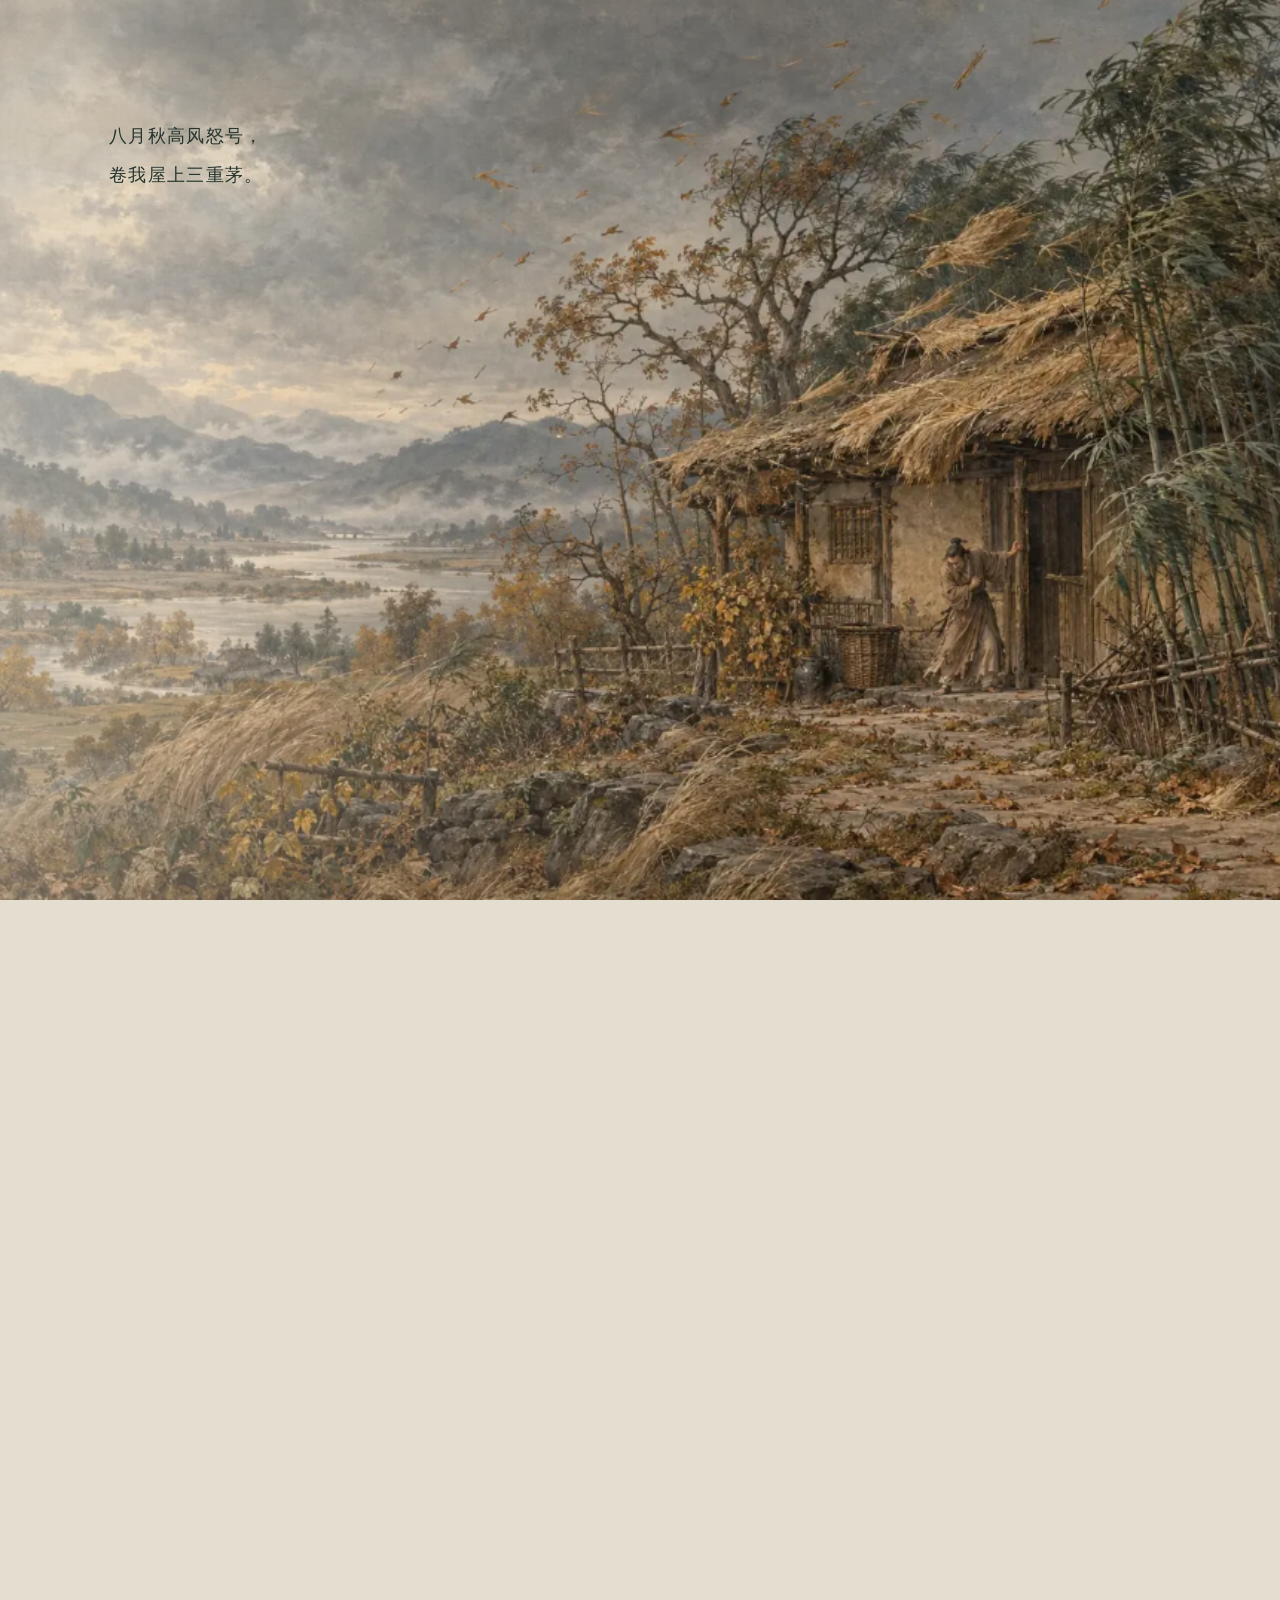
<file: mao-wu-wei-qiu-feng-suo-po-ge/index.html>
<!doctype html>
<html lang="zh-CN">
<head>
<meta charset="UTF-8">
<meta name="viewport" content="width=device-width, initial-scale=1">
<meta name="theme-color" content="#e3ded0">
<meta name="description" content="杜甫《茅屋为秋风所破歌》。10 幅画，完整原文。">
<link rel="icon" href="data:image/svg+xml,%3Csvg%20xmlns%3D%22http%3A%2F%2Fwww.w3.org%2F2000%2Fsvg%22%20viewBox%3D%220%200%2040%2040%22%3E%3Crect%20width%3D%2240%22%20height%3D%2240%22%20fill%3D%22%23e3ded0%22%2F%3E%3Ctext%20x%3D%2220%22%20y%3D%2229%22%20text-anchor%3D%22middle%22%20font-family%3D%22serif%22%20font-size%3D%2228%22%20fill%3D%22%23465346%22%3E%E5%BA%90%3C%2Ftext%3E%3C%2Fsvg%3E">
<title>茅屋为秋风所破歌</title>
<script>if (!matchMedia('(prefers-reduced-motion: reduce)').matches && innerHeight >= 600) { document.documentElement.classList.add('motion-candidate'); setTimeout(() => document.documentElement.classList.remove('motion-candidate'), 3000); }</script>
<style>:root { color-scheme: light; --serif: "Songti SC", "Noto Serif CJK SC", "Source Han Serif SC", "STSong", "SimSun", serif; }
*, *::before, *::after { box-sizing: border-box; }
html { background: #e3ded0; }
body { margin: 0; font-family: var(--serif); -webkit-font-smoothing: antialiased; }
main { position: relative; z-index: 1; }
::selection { background: #98744960; }
.sr-only { position: absolute; width: 1px; height: 1px; padding: 0; margin: -1px; overflow: hidden; clip: rect(0,0,0,0); white-space: nowrap; border: 0; }
.scene { position: relative; isolation: isolate; width: 100%; height: 100svh; min-height: 720px; overflow: hidden; background: #e3ded0; }
.scene-frame { position: relative; width: 100%; height: 100%; min-height: inherit; overflow: hidden; isolation: isolate; }
.scene-image { display: block; position: absolute; inset: 0; width: 100%; height: 100%; object-fit: cover; object-position: var(--position, 50% 50%); z-index: -2; }
.scene-frame::after { content: ""; position: absolute; inset: 0; z-index: -1; pointer-events: none; background: linear-gradient(90deg, #ece4d565, #e8e1d420 38%, transparent 67%); }
.prose { position: absolute; left: 8.5%; top: 13%; width: min(630px, 47%); margin: 0; color: #26352e; font-size: clamp(17px, 1.38vw, 21px); font-weight: 400; line-height: 2.2; letter-spacing: .075em; text-wrap: pretty; text-shadow: 0 1px 12px #f0e8d850; }
.prose p { margin: 0; }
.prose p + p { margin-top: 20px; }
.prose:focus { outline: none; }
.dense .prose { font-size: clamp(16px, 1.28vw, 19px); }
.spoken { display: block; font-size: 1.24em; line-height: 2; }
.night { color-scheme: dark; background: #14201e; }
.night .scene-frame::after { background: linear-gradient(90deg, #0c19188c, #111f1c25 43%, transparent 72%); }
.night .prose { color: #f0e7d4; text-shadow: 0 2px 16px #08130ee0; }
.portal { display: block; position: absolute; z-index: 3; width: 92px; height: 92px; border-radius: 50%; transform: translate(-50%, -50%); cursor: zoom-in; -webkit-tap-highlight-color: transparent; }
.portal[hidden] { display: none; }
.portal::before, .portal::after { content: ""; position: absolute; top: 50%; left: 50%; transform: translate(-50%, -50%); border-radius: 50%; pointer-events: none; }
.portal::before { width: 27px; height: 27px; background: #ffd3980b; box-shadow: 0 0 16px #e7ad674d; }
.portal::after { width: 32px; height: 32px; border: 1px solid #bba477ad; animation: ember 3s ease-in-out infinite; }
.night .portal::after { border-color: #f8d1a16b; }
.portal:hover::after { border-color: #ffe0b8; background: #ffd7a417; }
.portal:focus-visible { outline: 1px solid #f9d09c; outline-offset: -15px; background: #edbf7920; }
@keyframes ember { 0%,100% { opacity: .35; transform: translate(-50%, -50%) scale(.75); } 50% { opacity: .9; transform: translate(-50%, -50%) scale(1.15); } }
#passage { position: fixed; inset: 0; z-index: 20; overflow: hidden; background: #101915; pointer-events: auto; }
#passage[hidden] { display: none; }
#passage img { position: absolute; display: block; max-width: none; object-fit: cover; will-change: transform, opacity; }
.passage-text { position: absolute; inset: 0; background: transparent; pointer-events: none; }
.motion-candidate:not(.motion) .scene:first-child .prose { opacity: 0; }
.motion .scene { height: calc(var(--screen, 100svh) * var(--distance, 2)); min-height: 0; overflow: visible; background: transparent; }
.motion .scene-frame { position: fixed; inset: 0; height: var(--screen, 100svh); min-height: 0; visibility: hidden; opacity: 0; }
.motion .scene-frame.is-present .scene-image { will-change: transform, filter; }
.motion .scene-frame.is-present .prose p { will-change: transform, opacity; }
.motion .scene-image { transform-origin: 50% 50%; backface-visibility: hidden; }
.motion .portal { transition: opacity .3s; }
#living-paintings { display: none; position: fixed; inset: 0; width: 100%; height: 100%; z-index: 0; pointer-events: none; }
.motion.has-living-paintings #living-paintings { display: block; }
.motion.has-living-paintings .scene-image { opacity: 0; will-change: auto; }
#mist { position: fixed; inset: 0; z-index: 12; pointer-events: none; opacity: 0; background: radial-gradient(ellipse at 43% 56%, #f4f0e7, #e4e8e3a0 52%, transparent 100%); }
@media (min-width: 1800px) { .prose { left: 11%; top: 15%; } }
@media (min-width: 601px) and (min-aspect-ratio: 4/5) {
  .soft-light .scene-frame::after { background: radial-gradient(ellipse at 14% 10%, #ede9d5dd, #e4e9d799 24%, #e4e9d726 46%, transparent 70%); }
}
@media (max-aspect-ratio: 4/5) {
  .scene-image { object-position: var(--mobile-position, 60% 50%); }
  .prose { left: 8%; top: 8%; width: 84%; }
  .scene-frame::after { background: linear-gradient(180deg, #eee5d9d9, #eee5d959 40%, transparent 64%); }
  .night .scene-frame::after { background: linear-gradient(180deg, #0c1918dd, #0c191878 38%, transparent 68%); }
  .mobile-bottom .prose { top: auto; bottom: 7%; }
  .night.mobile-bottom .scene-frame::after { background: linear-gradient(0deg, #0c1918eb, #0c1918a3 42%, transparent 72%); }
}
@media (max-width: 600px) {
  .scene { min-height: 740px; }
  .scene-image { object-position: var(--mobile-position, 60% 50%); }
  .prose { left: 8%; top: 7%; width: 84%; font-size: 16px; line-height: 2.12; letter-spacing: .035em; }
  .prose p + p { margin-top: 16px; }
  .dense .prose { font-size: 15px; line-height: 2.05; }
  .dense .prose p + p { margin-top: 13px; }
  .spoken { font-size: 1.22em; }
  .mobile-bottom .prose { top: auto; bottom: 7%; }
}
@media (prefers-reduced-motion: reduce) { *, *::before, *::after { animation: none !important; } }
@media print {
  body, .scene { color: black; background: white; }
  .scene, .motion .scene { height: auto; min-height: 0; overflow: visible; margin-bottom: 14px; }
  .scene-image, .scene-frame::after, .portal, #passage, #mist, #living-paintings { display: none !important; }
  .scene-frame, .motion .scene-frame { position: relative; inset: auto; height: auto; min-height: 0; opacity: 1 !important; visibility: visible !important; }
  .prose p { opacity: 1 !important; transform: none !important; filter: none !important; }
  .scene .prose { position: static; width: 100%; font-size: 13pt; color: black; text-shadow: none; letter-spacing: 0; line-height: 1.8; }
  .prose p + p { margin-top: 0; }
  .spoken { display: inline; font-size: inherit; }
}
</style>
</head>
<body>
<h1 class="sr-only">茅屋为秋风所破歌</h1>
<canvas id="living-paintings" aria-hidden="true"></canvas>
<main><section class="scene" id="wind" aria-label="卷我屋上三重茅" data-distance="1.9" data-camera="1.025,1.085" data-weather="0.98,-0.35,0" data-fire="0.5,0.5" style="--position:50% 50%;--mobile-position:84% 50%">
  <div class="scene-frame">
    <img class="scene-image" src="./art/01-wind.webp" width="1536" height="1024" alt="秋风卷起成都草堂的屋茅，竹树摇动，一间小屋暴露在灰蓝天色下。" fetchpriority="high" decoding="async">
    <div class="prose" tabindex="-1"><p>八月秋高风怒号，<br>卷我屋上三重茅。</p></div>
    
  </div>
</section>
<section class="scene" id="straw" aria-label="茅飞渡江" data-distance="1.9" data-camera="1.025,1.075" data-weather="0.53,-0.25,0" data-fire="0.5,0.5" style="--position:50% 50%;--mobile-position:75% 50%">
  <div class="scene-frame">
    <img class="scene-image" src="./art/02-straw.webp" width="1536" height="1024" alt="飞散的茅草越过秋江，有的挂在高树枝头，有的落入低处池塘。" loading="lazy" decoding="async">
    <div class="prose" tabindex="-1"><p>茅飞渡江洒江郊，<br>高者挂罥长林梢，<br>下者飘转沉塘坳。</p></div>
    
  </div>
</section>
<section class="scene" id="children" aria-label="抱茅入竹去" data-distance="1.9" data-camera="1.08,1.025" data-weather="0.98,-0.18,0" data-fire="0.5,0.5" style="--position:50% 50%;--mobile-position:86% 50%">
  <div class="scene-frame">
    <img class="scene-image" src="./art/03-children.webp" width="1536" height="1024" alt="几个村童抱着散落的茅草走入竹林，贫寒的诗人拄杖站在后方。" loading="lazy" decoding="async">
    <div class="prose" tabindex="-1"><p>南村群童欺我老无力，<br>忍能对面为盗贼。</p><p>公然抱茅入竹去，</p></div>
    <a class="portal" href="#staff" data-x="0.724" data-y="0.66" aria-label="点击竹径旁的木杖，走近诗人的叹息" hidden></a>
  </div>
</section>
<section class="scene" id="staff" aria-label="归来倚杖自叹息" data-distance="1.9" data-camera="1.025,1.075" data-weather="0.98,0,0" data-fire="0.5,0.5" style="--position:50% 50%;--mobile-position:68% 50%">
  <div class="scene-frame">
    <img class="scene-image" src="./art/04-staff.webp" width="1536" height="1024" alt="衣衫朴素的杜甫倚在木杖上，门前茅草散落，秋风中的脸满是疲惫。" loading="lazy" decoding="async">
    <div class="prose" tabindex="-1"><p>唇焦口燥呼不得，<br>归来倚杖自叹息。</p></div>
    
  </div>
</section>
<section class="scene night" id="clouds" aria-label="秋天漠漠向昏黑" data-distance="1.9" data-camera="1.08,1.025" data-weather="0.98,0.18,0.06" data-fire="0.689,0.61" style="--position:50% 50%;--mobile-position:78% 50%">
  <div class="scene-frame">
    <img class="scene-image" src="./art/05-clouds.webp" width="1536" height="1024" alt="风停后墨色云层压向草堂，断裂屋檐下的一线灯光将熄未熄。" loading="lazy" decoding="async">
    <div class="prose" tabindex="-1"><p>俄顷风定云墨色，<br>秋天漠漠向昏黑。</p></div>
    <a class="portal" href="#quilt" data-x="0.689" data-y="0.61" aria-label="点击窗内的灯光，走进雨中的茅屋" hidden></a>
  </div>
</section>
<section class="scene night" id="quilt" aria-label="布衾多年冷似铁" data-distance="1.9" data-camera="1.025,1.075" data-weather="0.98,0,0.08" data-fire="0.549,0.532" style="--position:50% 50%;--mobile-position:93% 50%">
  <div class="scene-frame">
    <img class="scene-image" src="./art/06-quilt.webp" width="1536" height="1024" alt="孩子蜷在旧床上，盖着洗得发硬且已缝补多次的布被，床边有一盏小油灯。" loading="lazy" decoding="async">
    <div class="prose" tabindex="-1"><p>布衾多年冷似铁，<br>娇儿恶卧踏里裂。</p></div>
    
  </div>
</section>
<section class="scene night" id="rain" aria-label="雨脚如麻未断绝" data-distance="1.9" data-camera="1.08,1.025" data-weather="0.76,0.6,0.05" data-fire="0.923,0.446" style="--position:50% 50%;--mobile-position:80% 50%">
  <div class="scene-frame">
    <img class="scene-image" src="./art/07-rain.webp" width="1536" height="1024" alt="雨水从破损屋顶淌入，陶盆中的水纹不断扩大，床与书案都被湿气包围。" loading="lazy" decoding="async">
    <div class="prose" tabindex="-1"><p>床头屋漏无干处，<br>雨脚如麻未断绝。</p></div>
    <a class="portal" href="#wakeful" data-x="0.638" data-y="0.735" aria-label="点击接雨的陶盆，进入彻夜难眠的近景" hidden></a>
  </div>
</section>
<section class="scene night" id="wakeful" aria-label="长夜沾湿何由彻" data-distance="1.9" data-camera="1.025,1.075" data-weather="0.98,0.12,0.05" data-fire="0.554,0.55" style="--position:50% 50%;--mobile-position:76% 50%">
  <div class="scene-frame">
    <img class="scene-image" src="./art/08-wakeful.webp" width="1536" height="1024" alt="杜甫在雨漏的屋内裹衣独坐，孩子在身后熟睡，灯下双眼未合。" loading="lazy" decoding="async">
    <div class="prose" tabindex="-1"><p>自经丧乱少睡眠，<br>长夜沾湿何由彻！</p></div>
    
  </div>
</section>
<section class="scene" id="shelter" aria-label="大庇天下寒士俱欢颜" data-distance="1.9" data-camera="1.08,1.025" data-weather="0.98,0.16,0.04" data-fire="0.884,0.578" style="--position:50% 50%;--mobile-position:93% 50%">
  <div class="scene-frame">
    <img class="scene-image" src="./art/09-shelter.webp" width="1536" height="1024" alt="诗人的想象里，层层坚实屋宇庇护着平凡人家，雨幕之外的窗中透出温暖安定的灯火。" loading="lazy" decoding="async">
    <div class="prose" tabindex="-1"><p><span class="spoken">安得广厦千万间，<br>大庇天下寒士俱欢颜！</span></p><p>风雨不动安如山。</p></div>
    <a class="portal" href="#writing" data-x="0.884" data-y="0.578" aria-label="点击庇护众人的窗灯，回到杜甫执笔的茅屋" hidden></a>
  </div>
</section>
<section class="scene night dense" id="writing" aria-label="吾庐独破受冻死亦足" data-distance="2.2" data-camera="1.025,1.075" data-weather="0.98,0,0.06" data-fire="0.498,0.565" style="--position:50% 50%;--mobile-position:76% 50%">
  <div class="scene-frame">
    <img class="scene-image" src="./art/10-writing.webp" width="1536" height="1024" alt="想象中的杜甫在破屋灯下执笔，湿衣仍未干，目光越过自身的困苦望向远方人家。" loading="lazy" decoding="async">
    <div class="prose" tabindex="-1"><p>呜呼！</p><p>何时眼前突兀见此屋，<br><span class="spoken">吾庐独破受冻死亦足！</span></p></div>
    
  </div>
</section></main>
<div id="mist" aria-hidden="true"></div>
<div id="passage" aria-hidden="true" hidden></div>
<script>// Animate the existing paintings; the original images remain the readable fallback.
function createLivingPaintings(scenes) {
  const canvas = document.getElementById('living-paintings');
  const root = document.documentElement;
  let gl;
  try {
    gl = canvas.getContext('webgl', { alpha: false, antialias: false, depth: false, powerPreference: 'low-power' });
  } catch { return null; }
  if (!gl) return null;
  let failed = false;
  let lastDraw = -100;
  let ready = false;
  let quality = 1;
  let slowFrames = 0;
  const textures = new Map();
  const uniforms = {};
  const shaders = [];
  let program;
  let buffer;
  const weather = scenes.map(scene => scene.element.dataset.weather.split(',').map(Number));
  const fire = scenes.map(scene => scene.element.dataset.fire.split(',').map(Number));
  const vertex = `
    attribute vec2 aPosition;
    varying vec2 vScreen;
    void main() {
      vScreen = vec2(aPosition.x * .5 + .5, .5 - aPosition.y * .5);
      gl_Position = vec4(aPosition, 0., 1.);
    }
  `;
  const fragment = `
    #ifdef GL_FRAGMENT_PRECISION_HIGH
    precision highp float;
    #else
    precision mediump float;
    #endif
    varying vec2 vScreen;
    uniform sampler2D uImageA, uImageB;
    uniform vec4 uCropA, uCropB;
    uniform vec3 uCameraA, uCameraB, uWeatherA, uWeatherB;
    uniform vec2 uFireA, uFireB, uSize;
    uniform float uTime, uBlend, uIndexA, uIndexB;

    float hash(vec2 p) {
      p = fract(mod(p, 127.) * vec2(123.34, 345.45));
      p += dot(p, p + 34.345);
      return fract(p.x * p.y);
    }
    float noise(vec2 p) {
      vec2 cell = floor(p), f = fract(p);
      f = f * f * (3. - 2. * f);
      return mix(mix(hash(cell), hash(cell + vec2(1.,0.)), f.x),
                 mix(hash(cell + vec2(0.,1.)), hash(cell + vec2(1.,1.)), f.x), f.y);
    }
    float cloud(vec2 p) {
      return noise(p) * .65 + noise(p * 2.13 + 7.2) * .35;
    }
    vec2 imageUV(vec4 crop, vec3 camera) {
      vec2 screen = (vScreen - .5 - camera.yz) / camera.x + .5;
      return (screen - crop.xy) / crop.zw;
    }
    float pollen(vec2 p, float density, float speed, float seed) {
      p.x *= uSize.x / uSize.y;
      p *= density;
      p += vec2(uTime * speed * .27, -uTime * speed) + seed;
      vec2 cell = floor(p), f = fract(p);
      vec2 center = .18 + .64 * vec2(hash(cell + seed), hash(cell + 91.7));
      center.x += sin(uTime * .5 + hash(cell) * 6.28) * .065;
      float radius = .014 + hash(cell + 31.2) * .019;
      float distance = length((f - center) * vec2(1., .78));
      return (1. - smoothstep(radius * .35, radius * 1.9, distance))
        * step(.76, hash(cell + 48.3)) * (.25 + hash(cell + 22.1) * .5);
    }
    float rainfall(vec2 p) {
      p.x = p.x * uSize.x / uSize.y + p.y * .19;
      p *= vec2(125., 5.);
      p.y -= uTime * 5.5;
      vec2 cell = floor(p), f = fract(p);
      float seed = hash(cell);
      float line = 1. - smoothstep(.005, .055, abs(f.x - (.15 + seed * .7)));
      float length = smoothstep(.08,.20,f.y) * (1. - smoothstep(.42,.94,f.y));
      return line * length * step(.48,seed);
    }
    vec3 painting(sampler2D image, vec4 crop, vec3 camera, vec3 climate, vec2 fire, float index, float direction) {
      vec2 uv = imageUV(crop, camera);
      float water = smoothstep(climate.x, climate.x + .14, uv.y);
      float ripple = sin(uv.y * 145. - uTime * .62) * .00052
                   + sin(uv.y * 267. + uTime * .37) * .00024;
      ripple *= 1. + max(0., climate.y) * 2.;
      float breath = (noise(vec2(uv.y * 38., uTime * .18)) - .5) * (.00034 + max(0.,-climate.y) * .001);
      // Strong autumn wind subtly moves the upper painting; prose stays steady.
      float wind = max(0., -climate.y - .23) * 8.;
      breath += sin(uTime * .95 + uv.y * 9.) * wind * .001 * (1. - smoothstep(.35,.95,uv.y));
      float passing = sin(uBlend * 3.141593);
      vec2 drift = vec2(cloud(vScreen * vec2(3., 9.) + vec2(uTime * .02, 0.)) - .5,
                        sin(vScreen.x * 7. + uTime * .15) * .2);
      vec2 moving = uv + vec2(breath + ripple * water, 0.) + drift * passing * .009 * direction;
      vec3 color = texture2D(image, clamp(moving, .001, .999)).rgb;
      vec2 ember = (uv - fire) / vec2(.046, .065);
      float pulse = .55 + sin(uTime * 2.7) * .18 + sin(uTime * 6.3 + 1.1) * .10;
      color += vec3(1., .39, .07) * exp(-dot(ember, ember) * 1.4) * climate.z * pulse;
      if (climate.y > 0.) color = mix(color, vec3(.68,.72,.70), rainfall(vScreen) * climate.y * .21);
      if (climate.y < 0.) {
        float dust = pollen(vScreen, 11., .06, 3.1) + pollen(vScreen, 23., .04, 16.4) * .35;
        color = mix(color, vec3(.91,.85,.63), clamp(dust * -climate.y, 0., .16));
      }
      return color;
    }
    void main() {
      vec3 color = painting(uImageA, uCropA, uCameraA, uWeatherA, uFireA, uIndexA, 1.);
      if (uBlend > .0001) {
        vec3 next = painting(uImageB, uCropB, uCameraB, uWeatherB, uFireB, uIndexB, -1.);
        // The dissolve follows long, fine bands of mist instead of a flat fade.
        float grain = cloud(vScreen * vec2(2.5, 23.) + vec2(uTime * .01, 0.));
        float threshold = .37 + grain * .26;
        float dissolve = smoothstep(threshold - .24, threshold + .24, uBlend);
        color = mix(color, next, dissolve);
      }
      color += (hash(floor(vScreen * uSize) + mod(floor(uTime * 8.), 97.)) - .5) * .002;
      gl_FragColor = vec4(color, 1.);
    }
  `;
  function disable() {
    if (failed) return;
    failed = true;
    root.classList.remove('has-living-paintings');
    for (const texture of textures.values()) gl.deleteTexture(texture);
    if (buffer) gl.deleteBuffer(buffer);
    if (program) gl.deleteProgram(program);
    shaders.forEach(shader => gl.deleteShader(shader));
  }
  canvas.addEventListener('webglcontextlost', event => { event.preventDefault(); disable(); });
  try {
    program = gl.createProgram();
    for (const [type, source] of [[gl.VERTEX_SHADER, vertex], [gl.FRAGMENT_SHADER, fragment]]) {
      const shader = gl.createShader(type);
      shaders.push(shader);
      gl.shaderSource(shader, source);
      gl.compileShader(shader);
      if (!gl.getShaderParameter(shader, gl.COMPILE_STATUS)) throw new Error('Painting shader unavailable');
      gl.attachShader(program, shader);
    }
    gl.linkProgram(program);
    if (!gl.getProgramParameter(program, gl.LINK_STATUS)) throw new Error('Painting program unavailable');
    gl.useProgram(program);
    buffer = gl.createBuffer();
    gl.bindBuffer(gl.ARRAY_BUFFER, buffer);
    gl.bufferData(gl.ARRAY_BUFFER, new Float32Array([-1,-1, 1,-1, -1,1, -1,1, 1,-1, 1,1]), gl.STATIC_DRAW);
    const position = gl.getAttribLocation(program, 'aPosition');
    gl.enableVertexAttribArray(position);
    gl.vertexAttribPointer(position, 2, gl.FLOAT, false, 0, 0);
    for (const name of ['ImageA','ImageB','CropA','CropB','CameraA','CameraB','WeatherA','WeatherB','FireA','FireB','Size','Time','Blend','IndexA','IndexB']) {
      uniforms[name] = gl.getUniformLocation(program, 'u' + name);
    }
    gl.uniform1i(uniforms.ImageA, 0);
    gl.uniform1i(uniforms.ImageB, 1);
  } catch { disable(); return null; }

  function resize() {
    if (failed) return;
    const ratio = Math.min(devicePixelRatio || 1, 1.5, Math.sqrt(1800000 / (innerWidth * innerHeight))) * quality;
    canvas.width = Math.round(innerWidth * ratio);
    canvas.height = Math.round(innerHeight * ratio);
    gl.viewport(0, 0, canvas.width, canvas.height);
    gl.uniform2f(uniforms.Size, canvas.width, canvas.height);
    lastDraw = -100;
  }
  function textureFor(scene) {
    if (textures.has(scene.index)) return textures.get(scene.index);
    if (!scene.photo.complete || !scene.photo.naturalWidth) return null;
    const texture = gl.createTexture();
    gl.bindTexture(gl.TEXTURE_2D, texture);
    gl.texParameteri(gl.TEXTURE_2D, gl.TEXTURE_WRAP_S, gl.CLAMP_TO_EDGE);
    gl.texParameteri(gl.TEXTURE_2D, gl.TEXTURE_WRAP_T, gl.CLAMP_TO_EDGE);
    gl.texParameteri(gl.TEXTURE_2D, gl.TEXTURE_MIN_FILTER, gl.LINEAR);
    gl.texParameteri(gl.TEXTURE_2D, gl.TEXTURE_MAG_FILTER, gl.LINEAR);
    gl.texImage2D(gl.TEXTURE_2D, 0, gl.RGBA, gl.RGBA, gl.UNSIGNED_BYTE, scene.photo);
    textures.set(scene.index, texture);
    return texture;
  }
  function bind(scene, suffix, slot, texture) {
    gl.activeTexture(gl.TEXTURE0 + slot);
    gl.bindTexture(gl.TEXTURE_2D, texture);
    const crop = scene.crop;
    gl.uniform4f(uniforms['Crop' + suffix], crop.x, crop.y, crop.width, crop.height);
    gl.uniform3f(uniforms['Camera' + suffix], scene.pose.scale, scene.pose.x / scene.width, scene.pose.y / scene.height);
    gl.uniform3fv(uniforms['Weather' + suffix], weather[scene.index]);
    gl.uniform2fv(uniforms['Fire' + suffix], fire[scene.index]);
    gl.uniform1f(uniforms['Index' + suffix], scene.index);
  }
  return {
    get healthy() { return !failed; },
    resize,
    draw(index, blend, time, force = false) {
      if (failed || (!force && time - lastDraw < 32)) return;
      if (ready && !force) {
        slowFrames = time - lastDraw > 75 ? slowFrames + 1 : Math.max(0, slowFrames - 1);
        if (slowFrames >= 10 && quality > .65) {
          quality = Math.max(.65, quality * .82);
          slowFrames = 0;
          resize();
        }
      }
      const a = scenes[index], b = scenes[Math.min(index + 1, scenes.length - 1)];
      try {
        const textureA = textureFor(a), textureB = textureFor(b);
        if (!textureA || !a.crop) return;
        if (blend > 0 && (!textureB || !b.crop)) {
          root.classList.remove('has-living-paintings');
          return;
        }
        bind(a, 'A', 0, textureA);
        bind(textureB && b.crop ? b : a, 'B', 1, textureB || textureA);
        gl.uniform1f(uniforms.Time, time / 1000);
        gl.uniform1f(uniforms.Blend, blend);
        gl.drawArrays(gl.TRIANGLES, 0, 6);
        // Keep GPU memory bounded as longer works pass through their paintings.
        for (const [key, texture] of textures) {
          if (textures.size <= 4) break;
          if (key !== a.index && key !== b.index) { gl.deleteTexture(texture); textures.delete(key); }
        }
        if (!ready && gl.getError() !== gl.NO_ERROR) { disable(); return; }
        ready = true;
        lastDraw = time;
        root.classList.add('has-living-paintings');
      } catch { disable(); }
    }
  };
}

(() => {
  'use strict';
  const root = document.documentElement;
  const passage = document.getElementById('passage');
  const mist = document.getElementById('mist');
  const reducedMotion = matchMedia('(prefers-reduced-motion: reduce)');
  const printMedia = matchMedia('print');
  const finePointer = matchMedia('(hover: hover) and (pointer: fine)');
  const elements = [...document.querySelectorAll('.scene')];
  const distances = elements.map(element => Number(element.dataset.distance));
  const camera = elements.map(element => element.dataset.camera.split(',').map(Number));
  const scenes = elements.map((element, index) => ({
    element, index, frame: element.querySelector('.scene-frame'), photo: element.querySelector('.scene-image'),
    prose: element.querySelector('.prose'), paragraphs: [...element.querySelectorAll('.prose > p')],
    portal: element.querySelector('.portal'), start: 0, span: 0, width: 0, height: 0, point: null,
    pose: { scale: 1, x: 0, y: 0 }
  }));
  const byId = new Map(scenes.map(scene => [scene.element.id, scene]));
  const clamp = value => Math.max(0, Math.min(1, value));
  const smooth = value => { const x = clamp(value); return x * x * (3 - 2 * x); };
  const set = (element, property, value) => { if (element.style[property] !== value) element.style[property] = value; };
  let enabled = false;
  let initialized = false;
  let screenHeight = innerHeight;
  let virtualY = scrollY;
  let frameRequest = 0;
  let lastTick = 0;
  let introAt = 0;
  let flight = null;
  let dominant = 0;
  let paintings = null;
  let paintingRequested = false;
  let preparedIndex = -1;
  const pointer = { x: 0, y: 0, targetX: 0, targetY: 0 };

  function getLocation(y = virtualY) {
    let index = 0;
    for (const scene of scenes) if (y >= scene.start) index = scene.index;
    const scene = scenes[index];
    return { index, ratio: (y - scene.start) / Math.max(scene.span, 1) };
  }
  function measure() {
    screenHeight = innerHeight;
    root.style.setProperty('--screen', screenHeight + 'px');
    for (const scene of scenes) {
      scene.start = scene.element.offsetTop;
      scene.span = scene.element.offsetHeight;
      scene.width = scene.frame.clientWidth;
      scene.height = scene.frame.clientHeight;
      const photo = scene.photo;
      if (photo.naturalWidth && scene.width && scene.height) {
        const scale = Math.max(scene.width / photo.naturalWidth, scene.height / photo.naturalHeight);
        const position = getComputedStyle(photo).objectPosition.split(' ').map(value => parseFloat(value) / 100);
        scene.crop = {
          x: (1 - photo.naturalWidth * scale / scene.width) * position[0],
          y: (1 - photo.naturalHeight * scale / scene.height) * position[1],
          width: photo.naturalWidth * scale / scene.width,
          height: photo.naturalHeight * scale / scene.height
        };
        if (scene.portal) scene.point = {
          x: scene.crop.x * scene.width + photo.naturalWidth * scale * Number(scene.portal.dataset.x),
          y: scene.crop.y * scene.height + photo.naturalHeight * scale * Number(scene.portal.dataset.y)
        };
      }
      placePortal(scene);
    }
    paintings?.resize();
  }
  function placePortal(scene) {
    if (!scene.portal || !scene.point) return;
    const pose = enabled ? scene.pose : { scale: 1, x: 0, y: 0 };
    const x = scene.width / 2 + (scene.point.x - scene.width / 2) * pose.scale + pose.x;
    const y = scene.height / 2 + (scene.point.y - scene.height / 2) * pose.scale + pose.y;
    set(scene.portal, 'left', x.toFixed(2) + 'px');
    set(scene.portal, 'top', y.toFixed(2) + 'px');
    scene.portal.hidden = x < 0 || y < 0 || x > scene.width || y > scene.height;
  }
  function paintScene(scene, y, entry, blend, now, landing = false) {
    const local = (y - scene.start) / Math.max(scene.span, 1);
    const hold = smooth(local / .76);
    const exit = smooth((local - .62) / .24);
    const [from, to] = camera[scene.index];
    const pointerX = landing ? 0 : pointer.x;
    const pointerY = landing ? 0 : pointer.y;
    const scale = from + (to - from) * hold + Math.max(0, blend) * .035;
    const pan = (value, size) => {
      const margin = Math.max(0, (scale - 1) * size / 2 - 3);
      return Math.max(-margin, Math.min(margin, value));
    };
    scene.pose = {
      scale,
      x: pan(pointerX * 12 + (hold - .5) * (scene.index % 2 ? 6 : -6), scene.width),
      y: pan(pointerY * 8 + (hold - .5) * -10, scene.height)
    };
    const { x, y: panY } = scene.pose;
    set(scene.photo, 'transform', `translate3d(${x.toFixed(3)}px,${panY.toFixed(3)}px,0) scale(${scale.toFixed(5)})`);
    const blur = ((1 - entry) * 2 + blend * 1.5) * (innerWidth < 700 ? .55 : 1);
    set(scene.photo, 'filter', blur > .02 ? `blur(${blur.toFixed(2)}px)` : 'none');
    let phase = (y - scene.start) / screenHeight;
    if (scene.index === 0 && introAt && !landing) phase += -.10 + smooth((now - introAt) / 1300) * .32;
    scene.paragraphs.forEach((paragraph, index) => {
      const appearance = smooth((phase + .10 - index * .07) / .22);
      const opacity = appearance * (1 - exit);
      set(paragraph, 'opacity', opacity.toFixed(4));
      set(paragraph, 'transform', `translate3d(0,${((1 - appearance) * 14 - exit * 6).toFixed(2)}px,0)`);
      const fuzz = (1 - appearance) * 1.8 + exit;
      set(paragraph, 'filter', fuzz > .04 ? `blur(${fuzz.toFixed(2)}px)` : 'none');
    });
    if (scene.portal) {
      placePortal(scene);
      const interactive = entry > .96 && exit < .15;
      set(scene.portal, 'opacity', interactive ? '1' : '0');
      set(scene.portal, 'pointerEvents', interactive ? 'auto' : 'none');
      scene.portal.tabIndex = interactive ? 0 : -1;
    }
  }
  function render(now = performance.now(), force = false) {
    if (!enabled || (flight?.staging && !flight.landed)) return;
    const { index, ratio } = getLocation();
    if (index !== preparedIndex) {
      preparedIndex = index;
      // Decode the next paintings during the reading pause, before their dissolve starts.
      Promise.allSettled(scenes.slice(Math.max(0, index - 1), index + 3).map(scene => scene.photo.decode())).then(schedule);
    }
    const blend = index < scenes.length - 1 ? smooth((ratio - .76) / .24) : 0;
    dominant = blend > .6 ? index + 1 : index;
    for (const scene of scenes) {
      const current = scene.index === index;
      const incoming = scene.index === index + 1 && blend > .0001;
      const visible = current || incoming;
      set(scene.frame, 'visibility', visible ? 'visible' : 'hidden');
      set(scene.frame, 'opacity', current ? '1' : incoming ? blend.toFixed(5) : '0');
      scene.frame.classList.toggle('is-present', visible);
      scene.frame.inert = scene.index !== dominant;
      if (visible) paintScene(scene, virtualY, current ? 1 : blend, current ? blend : 0, now);
    }
    paintings?.draw(index, blend, now, force);
    const haze = Math.sin(blend * Math.PI) * (scenes[index].element.classList.contains('night') ? .018 : .05);
    set(mist, 'opacity', haze.toFixed(4));
  }
  function tick(now) {
    frameRequest = 0;
    if (!enabled || (flight?.staging && !flight.landed)) return;
    const delta = Math.min(100, lastTick ? now - lastTick : 16);
    lastTick = now;
    virtualY += (scrollY - virtualY) * (1 - Math.exp(-delta / 78));
    pointer.x += (pointer.targetX - pointer.x) * (1 - Math.exp(-delta / 120));
    pointer.y += (pointer.targetY - pointer.y) * (1 - Math.exp(-delta / 120));
    if (Math.abs(scrollY - virtualY) < .08) virtualY = scrollY;
    render(now);
    if (paintings?.healthy || Math.abs(scrollY - virtualY) > .08 || Math.abs(pointer.x - pointer.targetX) > .001 || Math.abs(pointer.y - pointer.targetY) > .001 || (introAt && now - introAt < 1400)) schedule();
  }
  function schedule() {
    if (enabled && !frameRequest && !document.hidden) frameRequest = requestAnimationFrame(tick);
  }
  function synchronize() { virtualY = scrollY; lastTick = 0; render(performance.now(), true); schedule(); }
  function goTo(scene, updateHistory = false, focus = false) {
    scenes.forEach(item => item.paragraphs.forEach(paragraph => paragraph.getAnimations().forEach(animation => animation.cancel())));
    const top = enabled ? scene.start + screenHeight * .38 : scene.element.offsetTop;
    if (updateHistory && location.hash !== '#' + scene.element.id) history.pushState(null, '', '#' + scene.element.id);
    window.scrollTo({ top, behavior: 'instant' });
    if (enabled) synchronize();
    if (focus) scene.prose.focus({ preventScroll: true });
  }
  function resetScene(scene) {
    scene.frame.removeAttribute('style');
    scene.frame.classList.remove('is-present');
    scene.frame.inert = false;
    scene.photo.style.removeProperty('transform');
    scene.photo.style.removeProperty('filter');
    scene.paragraphs.forEach(paragraph => {
      paragraph.getAnimations().forEach(animation => animation.cancel());
      paragraph.removeAttribute('style');
    });
    if (scene.portal) {
      scene.portal.style.removeProperty('opacity');
      scene.portal.style.removeProperty('pointer-events');
      scene.portal.tabIndex = 0;
    }
  }
  function shouldAnimate() { return !reducedMotion.matches && !printMedia.matches && innerHeight >= 600; }
  function preparePaintings(delay) {
    if (paintings || paintingRequested) return;
    paintingRequested = true;
    // Let the first image and its prose appear before compiling the graphics effect.
    setTimeout(() => {
      if (!enabled || document.hidden) { paintingRequested = false; return; }
      paintings = createLivingPaintings(scenes);
      paintings?.resize();
      synchronize();
    }, delay);
  }
  function updateMode(initial = false) {
    const next = shouldAnimate();
    const restore = enabled ? scenes[dominant] : scenes.reduce((last, scene) => scene.element.getBoundingClientRect().top <= innerHeight * .45 ? scene : last, scenes[0]);
    cancelFlight();
    enabled = next;
    root.classList.toggle('motion', enabled);
    root.classList.remove('motion-candidate');
    if (!enabled) {
      cancelAnimationFrame(frameRequest);
      frameRequest = 0;
      scenes.forEach(resetScene);
      set(mist, 'opacity', '0');
    }
    measure();
    if (initial) introAt = performance.now();
    const requested = byId.get(location.hash.slice(1));
    if (initial && requested) goTo(requested);
    else if (!initial && !printMedia.matches) goTo(restore);
    else synchronize();
    if (enabled) preparePaintings(initial && !requested ? 1500 : 100);
  }
  function clearPassage() {
    passage.hidden = true;
    passage.replaceChildren();
    passage.getAnimations().forEach(animation => animation.cancel());
    document.body.removeAttribute('data-transitioning');
  }
  function cancelFlight() {
    if (!flight) return;
    const token = flight;
    flight = null;
    token.animations.forEach(animation => animation.cancel());
    clearPassage();
    token.source.portal.focus({ preventScroll: true });
    synchronize();
  }
  function stagePhoto(photo) {
    const box = photo.getBoundingClientRect();
    const image = document.createElement('img');
    image.src = photo.currentSrc || photo.src;
    image.alt = '';
    Object.assign(image.style, {
      left: box.left + 'px', top: box.top + 'px', width: box.width + 'px', height: box.height + 'px',
      objectPosition: getComputedStyle(photo).objectPosition
    });
    return { image, box };
  }
  function stageText(scene) {
    const layer = document.createElement('div');
    layer.className = scene.element.className.replace('scene', 'passage-text');
    const prose = scene.prose.cloneNode(true);
    [...prose.children].forEach((paragraph, index) => {
      const current = getComputedStyle(scene.paragraphs[index]);
      Object.assign(paragraph.style, { opacity: current.opacity, transform: current.transform, filter: current.filter });
    });
    const box = scene.prose.getBoundingClientRect();
    Object.assign(prose.style, {
      left: box.left + 'px', top: box.top + 'px', right: 'auto', bottom: 'auto',
      width: box.width + 'px', height: box.height + 'px'
    });
    prose.removeAttribute('tabindex');
    layer.append(prose);
    return layer;
  }
  async function enter(source) {
    if (flight) return;
    const destination = byId.get(source.portal.hash.slice(1));
    if (!destination) return;
    const token = { source, destination, animations: [], staging: false, landed: false };
    flight = token;
    try {
      destination.photo.loading = 'eager';
      await destination.photo.decode();
      if (flight !== token) return;
      if (reducedMotion.matches || !Element.prototype.animate) {
        goTo(destination, true, true);
        flight = null;
        return;
      }
      const hotspot = source.portal.getBoundingClientRect();
      const x = hotspot.left + hotspot.width / 2;
      const y = hotspot.top + hotspot.height / 2;
      const leaving = stagePhoto(source.photo);
      const words = stageText(source);
      if (enabled) paintScene(destination, destination.start + screenHeight * .38, 1, 0, performance.now(), true);
      const entering = stagePhoto(destination.photo);
      if (!enabled) entering.image.style.top = '0px';
      leaving.image.style.transformOrigin = `${x - leaving.box.left}px ${y - leaving.box.top}px`;
      entering.image.style.opacity = '0';
      passage.replaceChildren(leaving.image, entering.image, words);
      passage.hidden = false;
      token.staging = true;
      document.body.dataset.transitioning = 'true';
      const translate = `translate(${innerWidth / 2 - x}px, ${innerHeight / 2 - y}px)`;
      token.animations.push(words.animate([
        { opacity: 1, transform: 'translateY(0)' },
        { opacity: 0, transform: 'translateY(-7px)' }
      ], { duration: 260, easing: 'ease-out', fill: 'forwards' }));
      token.animations.push(leaving.image.animate([
        { transform: 'translate(0,0) scale(1)', opacity: 1, filter: 'blur(0px)' },
        { transform: translate + ' scale(4.4)', opacity: 0, filter: 'blur(3px)' }
      ], { duration: 1250, easing: 'cubic-bezier(.4,0,.1,1)', fill: 'forwards' }));
      token.animations.push(entering.image.animate([
        { transform: 'scale(1.15)', opacity: 0, filter: 'blur(3px)' },
        { transform: 'scale(1)', opacity: 1, filter: 'blur(0px)' }
      ], { duration: 900, delay: 350, easing: 'cubic-bezier(.2,.6,.2,1)', fill: 'forwards' }));
      await Promise.allSettled(token.animations.map(animation => animation.finished));
      if (flight !== token) return;
      token.landed = true;
      pointer.x = pointer.y = pointer.targetX = pointer.targetY = 0;
      goTo(destination, true, true);
      if (enabled) destination.paragraphs.forEach((paragraph, index) => {
        token.animations.push(paragraph.animate([
          { opacity: 0, transform: 'translateY(12px)', filter: 'blur(1.8px)' },
          { opacity: 1, transform: 'translateY(0)', filter: 'blur(0px)' }
        ], { duration: 520, delay: index * 90, easing: 'cubic-bezier(.2,.6,.2,1)', fill: 'backwards' }));
      });
      const reveal = passage.animate([{ opacity: 1 }, { opacity: 0 }], { duration: 240, fill: 'forwards' });
      token.animations.push(reveal);
      await reveal.finished.catch(() => {});
      if (flight !== token) return;
      flight = null;
      clearPassage();
      schedule();
    } catch {
      if (flight !== token) return;
      flight = null;
      clearPassage();
      goTo(destination, true, true);
    }
  }

  scenes.forEach(scene => {
    scene.element.style.setProperty('--distance', distances[scene.index]);
    scene.photo.loading = 'eager';
    scene.photo.addEventListener('load', () => { measure(); schedule(); });
    if (scene.portal) scene.portal.addEventListener('click', event => {
      if (event.metaKey || event.ctrlKey || event.shiftKey || event.altKey) return;
      event.preventDefault();
      enter(scene);
    });
  });
  window.addEventListener('scroll', schedule, { passive: true });
  window.addEventListener('pointermove', event => {
    if (!enabled || !finePointer.matches || event.pointerType === 'touch' || flight) return;
    pointer.targetX = (event.clientX / innerWidth - .5) * 2;
    pointer.targetY = (event.clientY / innerHeight - .5) * 2;
    schedule();
  }, { passive: true });
  document.documentElement.addEventListener('pointerleave', () => {
    pointer.targetX = pointer.targetY = 0;
    schedule();
  });
  window.addEventListener('resize', () => {
    if (!initialized) return;
    const locationBefore = getLocation();
    cancelFlight();
    if (enabled !== shouldAnimate()) { updateMode(); return; }
    measure();
    if (enabled) window.scrollTo({ top: scenes[locationBefore.index].start + scenes[locationBefore.index].span * locationBefore.ratio, behavior: 'instant' });
    synchronize();
  }, { passive: true });
  reducedMotion.addEventListener('change', () => updateMode());
  printMedia.addEventListener('change', () => updateMode());
  document.addEventListener('keydown', event => {
    if (!flight) return;
    if (event.key === 'Escape') { event.preventDefault(); cancelFlight(); }
    else if (['ArrowDown','ArrowUp','PageDown','PageUp','Home','End',' '].includes(event.key)) event.preventDefault();
  });
  const holdScroll = event => { if (flight?.staging) event.preventDefault(); };
  document.addEventListener('wheel', holdScroll, { passive: false });
  document.addEventListener('touchmove', holdScroll, { passive: false });
  window.addEventListener('popstate', () => {
    cancelFlight();
    const target = byId.get(location.hash.slice(1));
    if (target) goTo(target, false, true);
  });
  window.addEventListener('hashchange', () => {
    if (!initialized || flight) return;
    const target = byId.get(location.hash.slice(1));
    if (target) goTo(target);
  });
  document.addEventListener('visibilitychange', () => {
    if (document.hidden) { cancelAnimationFrame(frameRequest); frameRequest = 0; }
    else { lastTick = 0; if (enabled) preparePaintings(100); schedule(); }
  });
  const initialScene = byId.get(location.hash.slice(1)) || scenes[0];
  const initialPhotos = new Set([...scenes.slice(0,2), ...scenes.slice(initialScene.index, initialScene.index + 2)]);
  Promise.allSettled([...initialPhotos].map(scene => scene.photo.decode())).then(() => {
    initialized = true;
    updateMode(true);
  }).catch(() => {
    root.classList.remove('motion-candidate', 'motion');
    enabled = false;
    scenes.forEach(resetScene);
    measure();
  });
})();
</script>
</body>
</html>
</file>
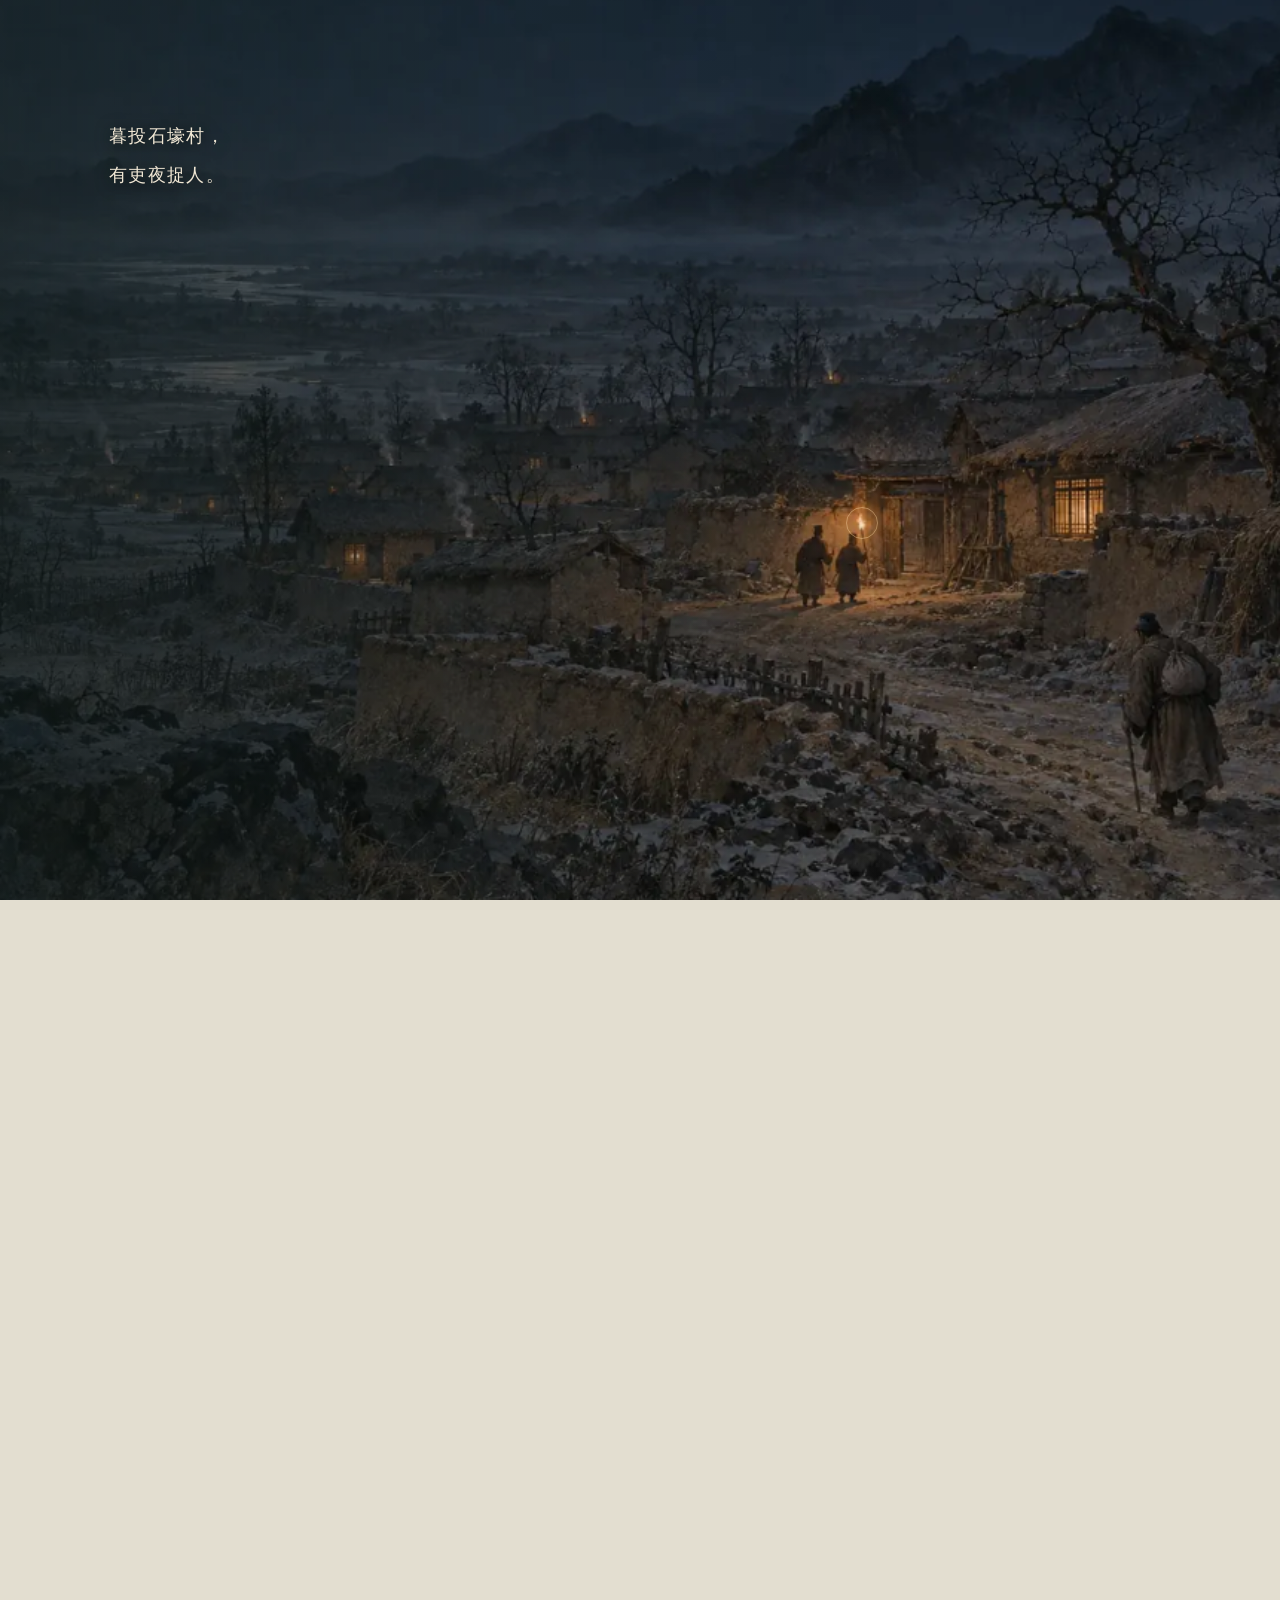
<file: shi-hao-li/index.html>
<!doctype html>
<html lang="zh-CN">
<head>
<meta charset="UTF-8">
<meta name="viewport" content="width=device-width, initial-scale=1">
<meta name="theme-color" content="#e3ded0">
<meta name="description" content="杜甫《石壕吏》。10 幅画，完整原文。">
<link rel="icon" href="data:image/svg+xml,%3Csvg%20xmlns%3D%22http%3A%2F%2Fwww.w3.org%2F2000%2Fsvg%22%20viewBox%3D%220%200%2040%2040%22%3E%3Crect%20width%3D%2240%22%20height%3D%2240%22%20fill%3D%22%23e3ded0%22%2F%3E%3Ctext%20x%3D%2220%22%20y%3D%2229%22%20text-anchor%3D%22middle%22%20font-family%3D%22serif%22%20font-size%3D%2228%22%20fill%3D%22%23465346%22%3E%E5%A4%9C%3C%2Ftext%3E%3C%2Fsvg%3E">
<title>石壕吏</title>
<script>if (!matchMedia('(prefers-reduced-motion: reduce)').matches && innerHeight >= 600) { document.documentElement.classList.add('motion-candidate'); setTimeout(() => document.documentElement.classList.remove('motion-candidate'), 3000); }</script>
<style>:root { color-scheme: light; --serif: "Songti SC", "Noto Serif CJK SC", "Source Han Serif SC", "STSong", "SimSun", serif; }
*, *::before, *::after { box-sizing: border-box; }
html { background: #e3ded0; }
body { margin: 0; font-family: var(--serif); -webkit-font-smoothing: antialiased; }
main { position: relative; z-index: 1; }
::selection { background: #98744960; }
.sr-only { position: absolute; width: 1px; height: 1px; padding: 0; margin: -1px; overflow: hidden; clip: rect(0,0,0,0); white-space: nowrap; border: 0; }
.scene { position: relative; isolation: isolate; width: 100%; height: 100svh; min-height: 720px; overflow: hidden; background: #e3ded0; }
.scene-frame { position: relative; width: 100%; height: 100%; min-height: inherit; overflow: hidden; isolation: isolate; }
.scene-image { display: block; position: absolute; inset: 0; width: 100%; height: 100%; object-fit: cover; object-position: var(--position, 50% 50%); z-index: -2; }
.scene-frame::after { content: ""; position: absolute; inset: 0; z-index: -1; pointer-events: none; background: linear-gradient(90deg, #ece4d565, #e8e1d420 38%, transparent 67%); }
.prose { position: absolute; left: 8.5%; top: 13%; width: min(630px, 47%); margin: 0; color: #26352e; font-size: clamp(17px, 1.38vw, 21px); font-weight: 400; line-height: 2.2; letter-spacing: .075em; text-wrap: pretty; text-shadow: 0 1px 12px #f0e8d850; }
.prose p { margin: 0; }
.prose p + p { margin-top: 20px; }
.prose:focus { outline: none; }
.dense .prose { font-size: clamp(16px, 1.28vw, 19px); }
.spoken { display: block; font-size: 1.24em; line-height: 2; }
.night { color-scheme: dark; background: #14201e; }
.night .scene-frame::after { background: linear-gradient(90deg, #0c19188c, #111f1c25 43%, transparent 72%); }
.night .prose { color: #f0e7d4; text-shadow: 0 2px 16px #08130ee0; }
.portal { display: block; position: absolute; z-index: 3; width: 92px; height: 92px; border-radius: 50%; transform: translate(-50%, -50%); cursor: zoom-in; -webkit-tap-highlight-color: transparent; }
.portal[hidden] { display: none; }
.portal::before, .portal::after { content: ""; position: absolute; top: 50%; left: 50%; transform: translate(-50%, -50%); border-radius: 50%; pointer-events: none; }
.portal::before { width: 27px; height: 27px; background: #ffd3980b; box-shadow: 0 0 16px #e7ad674d; }
.portal::after { width: 32px; height: 32px; border: 1px solid #bba477ad; animation: ember 3s ease-in-out infinite; }
.night .portal::after { border-color: #f8d1a16b; }
.portal:hover::after { border-color: #ffe0b8; background: #ffd7a417; }
.portal:focus-visible { outline: 1px solid #f9d09c; outline-offset: -15px; background: #edbf7920; }
@keyframes ember { 0%,100% { opacity: .35; transform: translate(-50%, -50%) scale(.75); } 50% { opacity: .9; transform: translate(-50%, -50%) scale(1.15); } }
#passage { position: fixed; inset: 0; z-index: 20; overflow: hidden; background: #101915; pointer-events: auto; }
#passage[hidden] { display: none; }
#passage img { position: absolute; display: block; max-width: none; object-fit: cover; will-change: transform, opacity; }
.passage-text { position: absolute; inset: 0; background: transparent; pointer-events: none; }
.motion-candidate:not(.motion) .scene:first-child .prose { opacity: 0; }
.motion .scene { height: calc(var(--screen, 100svh) * var(--distance, 2)); min-height: 0; overflow: visible; background: transparent; }
.motion .scene-frame { position: fixed; inset: 0; height: var(--screen, 100svh); min-height: 0; visibility: hidden; opacity: 0; }
.motion .scene-frame.is-present .scene-image { will-change: transform, filter; }
.motion .scene-frame.is-present .prose p { will-change: transform, opacity; }
.motion .scene-image { transform-origin: 50% 50%; backface-visibility: hidden; }
.motion .portal { transition: opacity .3s; }
#living-paintings { display: none; position: fixed; inset: 0; width: 100%; height: 100%; z-index: 0; pointer-events: none; }
.motion.has-living-paintings #living-paintings { display: block; }
.motion.has-living-paintings .scene-image { opacity: 0; will-change: auto; }
#mist { position: fixed; inset: 0; z-index: 12; pointer-events: none; opacity: 0; background: radial-gradient(ellipse at 43% 56%, #f4f0e7, #e4e8e3a0 52%, transparent 100%); }
@media (min-width: 1800px) { .prose { left: 11%; top: 15%; } }
@media (min-width: 601px) and (min-aspect-ratio: 4/5) {
  .soft-light .scene-frame::after { background: radial-gradient(ellipse at 14% 10%, #ede9d5dd, #e4e9d799 24%, #e4e9d726 46%, transparent 70%); }
}
@media (max-aspect-ratio: 4/5) {
  .scene-image { object-position: var(--mobile-position, 60% 50%); }
  .prose { left: 8%; top: 8%; width: 84%; }
  .scene-frame::after { background: linear-gradient(180deg, #eee5d9d9, #eee5d959 40%, transparent 64%); }
  .night .scene-frame::after { background: linear-gradient(180deg, #0c1918dd, #0c191878 38%, transparent 68%); }
  .mobile-bottom .prose { top: auto; bottom: 7%; }
  .night.mobile-bottom .scene-frame::after { background: linear-gradient(0deg, #0c1918eb, #0c1918a3 42%, transparent 72%); }
}
@media (max-width: 600px) {
  .scene { min-height: 740px; }
  .scene-image { object-position: var(--mobile-position, 60% 50%); }
  .prose { left: 8%; top: 7%; width: 84%; font-size: 16px; line-height: 2.12; letter-spacing: .035em; }
  .prose p + p { margin-top: 16px; }
  .dense .prose { font-size: 15px; line-height: 2.05; }
  .dense .prose p + p { margin-top: 13px; }
  .spoken { font-size: 1.22em; }
  .mobile-bottom .prose { top: auto; bottom: 7%; }
}
@media (prefers-reduced-motion: reduce) { *, *::before, *::after { animation: none !important; } }
@media print {
  body, .scene { color: black; background: white; }
  .scene, .motion .scene { height: auto; min-height: 0; overflow: visible; margin-bottom: 14px; }
  .scene-image, .scene-frame::after, .portal, #passage, #mist, #living-paintings { display: none !important; }
  .scene-frame, .motion .scene-frame { position: relative; inset: auto; height: auto; min-height: 0; opacity: 1 !important; visibility: visible !important; }
  .prose p { opacity: 1 !important; transform: none !important; filter: none !important; }
  .scene .prose { position: static; width: 100%; font-size: 13pt; color: black; text-shadow: none; letter-spacing: 0; line-height: 1.8; }
  .prose p + p { margin-top: 0; }
  .spoken { display: inline; font-size: inherit; }
}
</style>
</head>
<body>
<h1 class="sr-only">石壕吏</h1>
<canvas id="living-paintings" aria-hidden="true"></canvas>
<main><section class="scene night" id="village" aria-label="暮投石壕村" data-distance="1.9" data-camera="1.08,1.025" data-weather="0.98,0,0.06" data-fire="0.65,0.57" style="--position:50% 50%;--mobile-position:70% 50%">
  <div class="scene-frame">
    <img class="scene-image" src="./art/01-village.webp" width="1536" height="1024" alt="寒夜中的石壕村，差吏持灯走近土屋，一位旅人晚投村中。" fetchpriority="high" decoding="async">
    <div class="prose" tabindex="-1"><p>暮投石壕村，<br>有吏夜捉人。</p></div>
    <a class="portal" href="#escape" data-x="0.65" data-y="0.57" aria-label="点击夜色中的灯火，走近农家" hidden></a>
  </div>
</section>
<section class="scene night" id="escape" aria-label="老妇出门看" data-distance="1.9" data-camera="1.025,1.075" data-weather="0.98,0,0" data-fire="0.5,0.5" style="--position:50% 50%;--mobile-position:83% 50%">
  <div class="scene-frame">
    <img class="scene-image" src="./art/02-escape.webp" width="1536" height="1024" alt="老人翻过低矮的土墙，老妇迎着门外灯光走出，家人藏在暗处。" loading="lazy" decoding="async">
    <div class="prose" tabindex="-1"><p>老翁逾墙走，<br>老妇出门看。</p></div>
    
  </div>
</section>
<section class="scene night" id="voices" aria-label="吏呼一何怒" data-distance="1.9" data-camera="1.08,1.025" data-weather="0.98,0,0" data-fire="0.5,0.5" style="--position:50% 50%;--mobile-position:83% 50%">
  <div class="scene-frame">
    <img class="scene-image" src="./art/03-voices.webp" width="1536" height="1024" alt="门外差吏厉声催问，老妇在微光中诉说，夜风吹动粗布衣袖。" loading="lazy" decoding="async">
    <div class="prose" tabindex="-1"><p>吏呼一何怒！<br>妇啼一何苦！</p></div>
    
  </div>
</section>
<section class="scene night" id="letter" aria-label="三男邺城戍" data-distance="1.9" data-camera="1.025,1.075" data-weather="0.98,0,0.07" data-fire="0.891,0.596" style="--position:50% 50%;--mobile-position:75% 50%">
  <div class="scene-frame">
    <img class="scene-image" src="./art/04-letter.webp" width="1536" height="1024" alt="老妇在昏暗屋内捧着儿子的旧家书，桌旁三个空碗照见一家人的离散。" loading="lazy" decoding="async">
    <div class="prose" tabindex="-1"><p>听妇前致词，三男邺城戍。</p><p>一男附书至，二男新战死。</p></div>
    <a class="portal" href="#hands" data-x="0.68" data-y="0.565" aria-label="点击家书，走近老妇的双手" hidden></a>
  </div>
</section>
<section class="scene night" id="hands" aria-label="死者长已矣" data-distance="1.9" data-camera="1.08,1.025" data-weather="0.98,0,0" data-fire="0.5,0.5" style="--position:50% 50%;--mobile-position:82% 50%">
  <div class="scene-frame">
    <img class="scene-image" src="./art/05-hands.webp" width="1536" height="1024" alt="老妇饱经劳作的双手护住旧信，灯光落在粗布和皱纹上，悲痛无声。" loading="lazy" decoding="async">
    <div class="prose" tabindex="-1"><p>存者且偷生，<br><span class="spoken">死者长已矣！</span></p></div>
    
  </div>
</section>
<section class="scene night" id="family" aria-label="惟有乳下孙" data-distance="1.9" data-camera="1.025,1.075" data-weather="0.98,0,0.09" data-fire="0.625,0.834" style="--position:50% 50%;--mobile-position:80% 50%">
  <div class="scene-frame">
    <img class="scene-image" src="./art/06-family.webp" width="1536" height="1024" alt="贫寒屋内，儿媳穿着缝补的整身衣衫抱紧熟睡的婴儿，身边是将熄的炉火。" loading="lazy" decoding="async">
    <div class="prose" tabindex="-1"><p>室中更无人，惟有乳下孙。</p><p>有孙母未去，出入无完裙。</p></div>
    <a class="portal" href="#volunteer" data-x="0.625" data-y="0.834" aria-label="点击屋内的微火，回到老妇的抉择" hidden></a>
  </div>
</section>
<section class="scene night" id="volunteer" aria-label="请从吏夜归" data-distance="1.9" data-camera="1.08,1.025" data-weather="0.98,0,0" data-fire="0.5,0.5" style="--position:50% 50%;--mobile-position:74% 50%">
  <div class="scene-frame">
    <img class="scene-image" src="./art/07-volunteer.webp" width="1536" height="1024" alt="老妇披上旧衣，在自家门槛前站定，面对远处催促的差吏，神色沉静。" loading="lazy" decoding="async">
    <div class="prose" tabindex="-1"><p>老妪力虽衰，<br>请从吏夜归。</p></div>
    
  </div>
</section>
<section class="scene night" id="hearth" aria-label="犹得备晨炊" data-distance="1.9" data-camera="1.025,1.075" data-weather="0.98,0,0.12" data-fire="0.577,0.807" style="--position:50% 50%;--mobile-position:70% 50%">
  <div class="scene-frame">
    <img class="scene-image" src="./art/08-hearth.webp" width="1536" height="1024" alt="一口旧陶锅、一把木勺和微弱余火，老妇的手伸向灶边，晨炊成为她的请求。" loading="lazy" decoding="async">
    <div class="prose" tabindex="-1"><p>急应河阳役，<br>犹得备晨炊。</p></div>
    <a class="portal" href="#silence" data-x="0.577" data-y="0.807" aria-label="点击灶中余火，进入夜深后的寂静" hidden></a>
  </div>
</section>
<section class="scene night" id="silence" aria-label="如闻泣幽咽" data-distance="1.9" data-camera="1.08,1.025" data-weather="0.98,0,0.06" data-fire="0.758,0.357" style="--position:50% 50%;--mobile-position:86% 50%">
  <div class="scene-frame">
    <img class="scene-image" src="./art/09-silence.webp" width="1536" height="1024" alt="人去后的院落只余空门与残灯，远处背影渐隐，屋内传来压低的哭声。" loading="lazy" decoding="async">
    <div class="prose" tabindex="-1"><p>夜久语声绝，<br>如闻泣幽咽。</p></div>
    <a class="portal" href="#writing" data-x="0.758" data-y="0.357" aria-label="点击残灯，进入杜甫记下这一夜时的心境" hidden></a>
  </div>
</section>
<section class="scene night" id="writing" aria-label="独与老翁别" data-distance="2.2" data-camera="1.025,1.075" data-weather="0.98,0,0.05" data-fire="0.521,0.726" style="--position:50% 50%;--mobile-position:83% 50%">
  <div class="scene-frame">
    <img class="scene-image" src="./art/10-writing.webp" width="1536" height="1024" alt="想象中的杜甫伏在朴素案前执笔，窗外的晨路上只余一位老翁，离别与夜色沉在纸边。" loading="lazy" decoding="async">
    <div class="prose" tabindex="-1"><p>天明登前途，<br><span class="spoken">独与老翁别。</span></p></div>
    
  </div>
</section></main>
<div id="mist" aria-hidden="true"></div>
<div id="passage" aria-hidden="true" hidden></div>
<script>// Animate the existing paintings; the original images remain the readable fallback.
function createLivingPaintings(scenes) {
  const canvas = document.getElementById('living-paintings');
  const root = document.documentElement;
  let gl;
  try {
    gl = canvas.getContext('webgl', { alpha: false, antialias: false, depth: false, powerPreference: 'low-power' });
  } catch { return null; }
  if (!gl) return null;
  let failed = false;
  let lastDraw = -100;
  let ready = false;
  let quality = 1;
  let slowFrames = 0;
  const textures = new Map();
  const uniforms = {};
  const shaders = [];
  let program;
  let buffer;
  const weather = scenes.map(scene => scene.element.dataset.weather.split(',').map(Number));
  const fire = scenes.map(scene => scene.element.dataset.fire.split(',').map(Number));
  const vertex = `
    attribute vec2 aPosition;
    varying vec2 vScreen;
    void main() {
      vScreen = vec2(aPosition.x * .5 + .5, .5 - aPosition.y * .5);
      gl_Position = vec4(aPosition, 0., 1.);
    }
  `;
  const fragment = `
    #ifdef GL_FRAGMENT_PRECISION_HIGH
    precision highp float;
    #else
    precision mediump float;
    #endif
    varying vec2 vScreen;
    uniform sampler2D uImageA, uImageB;
    uniform vec4 uCropA, uCropB;
    uniform vec3 uCameraA, uCameraB, uWeatherA, uWeatherB;
    uniform vec2 uFireA, uFireB, uSize;
    uniform float uTime, uBlend, uIndexA, uIndexB;

    float hash(vec2 p) {
      p = fract(mod(p, 127.) * vec2(123.34, 345.45));
      p += dot(p, p + 34.345);
      return fract(p.x * p.y);
    }
    float noise(vec2 p) {
      vec2 cell = floor(p), f = fract(p);
      f = f * f * (3. - 2. * f);
      return mix(mix(hash(cell), hash(cell + vec2(1.,0.)), f.x),
                 mix(hash(cell + vec2(0.,1.)), hash(cell + vec2(1.,1.)), f.x), f.y);
    }
    float cloud(vec2 p) {
      return noise(p) * .65 + noise(p * 2.13 + 7.2) * .35;
    }
    vec2 imageUV(vec4 crop, vec3 camera) {
      vec2 screen = (vScreen - .5 - camera.yz) / camera.x + .5;
      return (screen - crop.xy) / crop.zw;
    }
    float pollen(vec2 p, float density, float speed, float seed) {
      p.x *= uSize.x / uSize.y;
      p *= density;
      p += vec2(uTime * speed * .27, -uTime * speed) + seed;
      vec2 cell = floor(p), f = fract(p);
      vec2 center = .18 + .64 * vec2(hash(cell + seed), hash(cell + 91.7));
      center.x += sin(uTime * .5 + hash(cell) * 6.28) * .065;
      float radius = .014 + hash(cell + 31.2) * .019;
      float distance = length((f - center) * vec2(1., .78));
      return (1. - smoothstep(radius * .35, radius * 1.9, distance))
        * step(.76, hash(cell + 48.3)) * (.25 + hash(cell + 22.1) * .5);
    }
    float rainfall(vec2 p) {
      p.x = p.x * uSize.x / uSize.y + p.y * .19;
      p *= vec2(125., 5.);
      p.y -= uTime * 5.5;
      vec2 cell = floor(p), f = fract(p);
      float seed = hash(cell);
      float line = 1. - smoothstep(.005, .055, abs(f.x - (.15 + seed * .7)));
      float length = smoothstep(.08,.20,f.y) * (1. - smoothstep(.42,.94,f.y));
      return line * length * step(.48,seed);
    }
    vec3 painting(sampler2D image, vec4 crop, vec3 camera, vec3 climate, vec2 fire, float index, float direction) {
      vec2 uv = imageUV(crop, camera);
      float water = smoothstep(climate.x, climate.x + .14, uv.y);
      float ripple = sin(uv.y * 145. - uTime * .62) * .00052
                   + sin(uv.y * 267. + uTime * .37) * .00024;
      ripple *= 1. + max(0., climate.y) * 2.;
      float breath = (noise(vec2(uv.y * 38., uTime * .18)) - .5) * (.00034 + max(0.,-climate.y) * .001);
      // Strong autumn wind subtly moves the upper painting; prose stays steady.
      float wind = max(0., -climate.y - .23) * 8.;
      breath += sin(uTime * .95 + uv.y * 9.) * wind * .001 * (1. - smoothstep(.35,.95,uv.y));
      float passing = sin(uBlend * 3.141593);
      vec2 drift = vec2(cloud(vScreen * vec2(3., 9.) + vec2(uTime * .02, 0.)) - .5,
                        sin(vScreen.x * 7. + uTime * .15) * .2);
      vec2 moving = uv + vec2(breath + ripple * water, 0.) + drift * passing * .009 * direction;
      vec3 color = texture2D(image, clamp(moving, .001, .999)).rgb;
      vec2 ember = (uv - fire) / vec2(.046, .065);
      float pulse = .55 + sin(uTime * 2.7) * .18 + sin(uTime * 6.3 + 1.1) * .10;
      color += vec3(1., .39, .07) * exp(-dot(ember, ember) * 1.4) * climate.z * pulse;
      if (climate.y > 0.) color = mix(color, vec3(.68,.72,.70), rainfall(vScreen) * climate.y * .21);
      if (climate.y < 0.) {
        float dust = pollen(vScreen, 11., .06, 3.1) + pollen(vScreen, 23., .04, 16.4) * .35;
        color = mix(color, vec3(.91,.85,.63), clamp(dust * -climate.y, 0., .16));
      }
      return color;
    }
    void main() {
      vec3 color = painting(uImageA, uCropA, uCameraA, uWeatherA, uFireA, uIndexA, 1.);
      if (uBlend > .0001) {
        vec3 next = painting(uImageB, uCropB, uCameraB, uWeatherB, uFireB, uIndexB, -1.);
        // The dissolve follows long, fine bands of mist instead of a flat fade.
        float grain = cloud(vScreen * vec2(2.5, 23.) + vec2(uTime * .01, 0.));
        float threshold = .37 + grain * .26;
        float dissolve = smoothstep(threshold - .24, threshold + .24, uBlend);
        color = mix(color, next, dissolve);
      }
      color += (hash(floor(vScreen * uSize) + mod(floor(uTime * 8.), 97.)) - .5) * .002;
      gl_FragColor = vec4(color, 1.);
    }
  `;
  function disable() {
    if (failed) return;
    failed = true;
    root.classList.remove('has-living-paintings');
    for (const texture of textures.values()) gl.deleteTexture(texture);
    if (buffer) gl.deleteBuffer(buffer);
    if (program) gl.deleteProgram(program);
    shaders.forEach(shader => gl.deleteShader(shader));
  }
  canvas.addEventListener('webglcontextlost', event => { event.preventDefault(); disable(); });
  try {
    program = gl.createProgram();
    for (const [type, source] of [[gl.VERTEX_SHADER, vertex], [gl.FRAGMENT_SHADER, fragment]]) {
      const shader = gl.createShader(type);
      shaders.push(shader);
      gl.shaderSource(shader, source);
      gl.compileShader(shader);
      if (!gl.getShaderParameter(shader, gl.COMPILE_STATUS)) throw new Error('Painting shader unavailable');
      gl.attachShader(program, shader);
    }
    gl.linkProgram(program);
    if (!gl.getProgramParameter(program, gl.LINK_STATUS)) throw new Error('Painting program unavailable');
    gl.useProgram(program);
    buffer = gl.createBuffer();
    gl.bindBuffer(gl.ARRAY_BUFFER, buffer);
    gl.bufferData(gl.ARRAY_BUFFER, new Float32Array([-1,-1, 1,-1, -1,1, -1,1, 1,-1, 1,1]), gl.STATIC_DRAW);
    const position = gl.getAttribLocation(program, 'aPosition');
    gl.enableVertexAttribArray(position);
    gl.vertexAttribPointer(position, 2, gl.FLOAT, false, 0, 0);
    for (const name of ['ImageA','ImageB','CropA','CropB','CameraA','CameraB','WeatherA','WeatherB','FireA','FireB','Size','Time','Blend','IndexA','IndexB']) {
      uniforms[name] = gl.getUniformLocation(program, 'u' + name);
    }
    gl.uniform1i(uniforms.ImageA, 0);
    gl.uniform1i(uniforms.ImageB, 1);
  } catch { disable(); return null; }

  function resize() {
    if (failed) return;
    const ratio = Math.min(devicePixelRatio || 1, 1.5, Math.sqrt(1800000 / (innerWidth * innerHeight))) * quality;
    canvas.width = Math.round(innerWidth * ratio);
    canvas.height = Math.round(innerHeight * ratio);
    gl.viewport(0, 0, canvas.width, canvas.height);
    gl.uniform2f(uniforms.Size, canvas.width, canvas.height);
    lastDraw = -100;
  }
  function textureFor(scene) {
    if (textures.has(scene.index)) return textures.get(scene.index);
    if (!scene.photo.complete || !scene.photo.naturalWidth) return null;
    const texture = gl.createTexture();
    gl.bindTexture(gl.TEXTURE_2D, texture);
    gl.texParameteri(gl.TEXTURE_2D, gl.TEXTURE_WRAP_S, gl.CLAMP_TO_EDGE);
    gl.texParameteri(gl.TEXTURE_2D, gl.TEXTURE_WRAP_T, gl.CLAMP_TO_EDGE);
    gl.texParameteri(gl.TEXTURE_2D, gl.TEXTURE_MIN_FILTER, gl.LINEAR);
    gl.texParameteri(gl.TEXTURE_2D, gl.TEXTURE_MAG_FILTER, gl.LINEAR);
    gl.texImage2D(gl.TEXTURE_2D, 0, gl.RGBA, gl.RGBA, gl.UNSIGNED_BYTE, scene.photo);
    textures.set(scene.index, texture);
    return texture;
  }
  function bind(scene, suffix, slot, texture) {
    gl.activeTexture(gl.TEXTURE0 + slot);
    gl.bindTexture(gl.TEXTURE_2D, texture);
    const crop = scene.crop;
    gl.uniform4f(uniforms['Crop' + suffix], crop.x, crop.y, crop.width, crop.height);
    gl.uniform3f(uniforms['Camera' + suffix], scene.pose.scale, scene.pose.x / scene.width, scene.pose.y / scene.height);
    gl.uniform3fv(uniforms['Weather' + suffix], weather[scene.index]);
    gl.uniform2fv(uniforms['Fire' + suffix], fire[scene.index]);
    gl.uniform1f(uniforms['Index' + suffix], scene.index);
  }
  return {
    get healthy() { return !failed; },
    resize,
    draw(index, blend, time, force = false) {
      if (failed || (!force && time - lastDraw < 32)) return;
      if (ready && !force) {
        slowFrames = time - lastDraw > 75 ? slowFrames + 1 : Math.max(0, slowFrames - 1);
        if (slowFrames >= 10 && quality > .65) {
          quality = Math.max(.65, quality * .82);
          slowFrames = 0;
          resize();
        }
      }
      const a = scenes[index], b = scenes[Math.min(index + 1, scenes.length - 1)];
      try {
        const textureA = textureFor(a), textureB = textureFor(b);
        if (!textureA || !a.crop) return;
        if (blend > 0 && (!textureB || !b.crop)) {
          root.classList.remove('has-living-paintings');
          return;
        }
        bind(a, 'A', 0, textureA);
        bind(textureB && b.crop ? b : a, 'B', 1, textureB || textureA);
        gl.uniform1f(uniforms.Time, time / 1000);
        gl.uniform1f(uniforms.Blend, blend);
        gl.drawArrays(gl.TRIANGLES, 0, 6);
        // Keep GPU memory bounded as longer works pass through their paintings.
        for (const [key, texture] of textures) {
          if (textures.size <= 4) break;
          if (key !== a.index && key !== b.index) { gl.deleteTexture(texture); textures.delete(key); }
        }
        if (!ready && gl.getError() !== gl.NO_ERROR) { disable(); return; }
        ready = true;
        lastDraw = time;
        root.classList.add('has-living-paintings');
      } catch { disable(); }
    }
  };
}

(() => {
  'use strict';
  const root = document.documentElement;
  const passage = document.getElementById('passage');
  const mist = document.getElementById('mist');
  const reducedMotion = matchMedia('(prefers-reduced-motion: reduce)');
  const printMedia = matchMedia('print');
  const finePointer = matchMedia('(hover: hover) and (pointer: fine)');
  const elements = [...document.querySelectorAll('.scene')];
  const distances = elements.map(element => Number(element.dataset.distance));
  const camera = elements.map(element => element.dataset.camera.split(',').map(Number));
  const scenes = elements.map((element, index) => ({
    element, index, frame: element.querySelector('.scene-frame'), photo: element.querySelector('.scene-image'),
    prose: element.querySelector('.prose'), paragraphs: [...element.querySelectorAll('.prose > p')],
    portal: element.querySelector('.portal'), start: 0, span: 0, width: 0, height: 0, point: null,
    pose: { scale: 1, x: 0, y: 0 }
  }));
  const byId = new Map(scenes.map(scene => [scene.element.id, scene]));
  const clamp = value => Math.max(0, Math.min(1, value));
  const smooth = value => { const x = clamp(value); return x * x * (3 - 2 * x); };
  const set = (element, property, value) => { if (element.style[property] !== value) element.style[property] = value; };
  let enabled = false;
  let initialized = false;
  let screenHeight = innerHeight;
  let virtualY = scrollY;
  let frameRequest = 0;
  let lastTick = 0;
  let introAt = 0;
  let flight = null;
  let dominant = 0;
  let paintings = null;
  let paintingRequested = false;
  let preparedIndex = -1;
  const pointer = { x: 0, y: 0, targetX: 0, targetY: 0 };

  function getLocation(y = virtualY) {
    let index = 0;
    for (const scene of scenes) if (y >= scene.start) index = scene.index;
    const scene = scenes[index];
    return { index, ratio: (y - scene.start) / Math.max(scene.span, 1) };
  }
  function measure() {
    screenHeight = innerHeight;
    root.style.setProperty('--screen', screenHeight + 'px');
    for (const scene of scenes) {
      scene.start = scene.element.offsetTop;
      scene.span = scene.element.offsetHeight;
      scene.width = scene.frame.clientWidth;
      scene.height = scene.frame.clientHeight;
      const photo = scene.photo;
      if (photo.naturalWidth && scene.width && scene.height) {
        const scale = Math.max(scene.width / photo.naturalWidth, scene.height / photo.naturalHeight);
        const position = getComputedStyle(photo).objectPosition.split(' ').map(value => parseFloat(value) / 100);
        scene.crop = {
          x: (1 - photo.naturalWidth * scale / scene.width) * position[0],
          y: (1 - photo.naturalHeight * scale / scene.height) * position[1],
          width: photo.naturalWidth * scale / scene.width,
          height: photo.naturalHeight * scale / scene.height
        };
        if (scene.portal) scene.point = {
          x: scene.crop.x * scene.width + photo.naturalWidth * scale * Number(scene.portal.dataset.x),
          y: scene.crop.y * scene.height + photo.naturalHeight * scale * Number(scene.portal.dataset.y)
        };
      }
      placePortal(scene);
    }
    paintings?.resize();
  }
  function placePortal(scene) {
    if (!scene.portal || !scene.point) return;
    const pose = enabled ? scene.pose : { scale: 1, x: 0, y: 0 };
    const x = scene.width / 2 + (scene.point.x - scene.width / 2) * pose.scale + pose.x;
    const y = scene.height / 2 + (scene.point.y - scene.height / 2) * pose.scale + pose.y;
    set(scene.portal, 'left', x.toFixed(2) + 'px');
    set(scene.portal, 'top', y.toFixed(2) + 'px');
    scene.portal.hidden = x < 0 || y < 0 || x > scene.width || y > scene.height;
  }
  function paintScene(scene, y, entry, blend, now, landing = false) {
    const local = (y - scene.start) / Math.max(scene.span, 1);
    const hold = smooth(local / .76);
    const exit = smooth((local - .62) / .24);
    const [from, to] = camera[scene.index];
    const pointerX = landing ? 0 : pointer.x;
    const pointerY = landing ? 0 : pointer.y;
    const scale = from + (to - from) * hold + Math.max(0, blend) * .035;
    const pan = (value, size) => {
      const margin = Math.max(0, (scale - 1) * size / 2 - 3);
      return Math.max(-margin, Math.min(margin, value));
    };
    scene.pose = {
      scale,
      x: pan(pointerX * 12 + (hold - .5) * (scene.index % 2 ? 6 : -6), scene.width),
      y: pan(pointerY * 8 + (hold - .5) * -10, scene.height)
    };
    const { x, y: panY } = scene.pose;
    set(scene.photo, 'transform', `translate3d(${x.toFixed(3)}px,${panY.toFixed(3)}px,0) scale(${scale.toFixed(5)})`);
    const blur = ((1 - entry) * 2 + blend * 1.5) * (innerWidth < 700 ? .55 : 1);
    set(scene.photo, 'filter', blur > .02 ? `blur(${blur.toFixed(2)}px)` : 'none');
    let phase = (y - scene.start) / screenHeight;
    if (scene.index === 0 && introAt && !landing) phase += -.10 + smooth((now - introAt) / 1300) * .32;
    scene.paragraphs.forEach((paragraph, index) => {
      const appearance = smooth((phase + .10 - index * .07) / .22);
      const opacity = appearance * (1 - exit);
      set(paragraph, 'opacity', opacity.toFixed(4));
      set(paragraph, 'transform', `translate3d(0,${((1 - appearance) * 14 - exit * 6).toFixed(2)}px,0)`);
      const fuzz = (1 - appearance) * 1.8 + exit;
      set(paragraph, 'filter', fuzz > .04 ? `blur(${fuzz.toFixed(2)}px)` : 'none');
    });
    if (scene.portal) {
      placePortal(scene);
      const interactive = entry > .96 && exit < .15;
      set(scene.portal, 'opacity', interactive ? '1' : '0');
      set(scene.portal, 'pointerEvents', interactive ? 'auto' : 'none');
      scene.portal.tabIndex = interactive ? 0 : -1;
    }
  }
  function render(now = performance.now(), force = false) {
    if (!enabled || (flight?.staging && !flight.landed)) return;
    const { index, ratio } = getLocation();
    if (index !== preparedIndex) {
      preparedIndex = index;
      // Decode the next paintings during the reading pause, before their dissolve starts.
      Promise.allSettled(scenes.slice(Math.max(0, index - 1), index + 3).map(scene => scene.photo.decode())).then(schedule);
    }
    const blend = index < scenes.length - 1 ? smooth((ratio - .76) / .24) : 0;
    dominant = blend > .6 ? index + 1 : index;
    for (const scene of scenes) {
      const current = scene.index === index;
      const incoming = scene.index === index + 1 && blend > .0001;
      const visible = current || incoming;
      set(scene.frame, 'visibility', visible ? 'visible' : 'hidden');
      set(scene.frame, 'opacity', current ? '1' : incoming ? blend.toFixed(5) : '0');
      scene.frame.classList.toggle('is-present', visible);
      scene.frame.inert = scene.index !== dominant;
      if (visible) paintScene(scene, virtualY, current ? 1 : blend, current ? blend : 0, now);
    }
    paintings?.draw(index, blend, now, force);
    const haze = Math.sin(blend * Math.PI) * (scenes[index].element.classList.contains('night') ? .018 : .05);
    set(mist, 'opacity', haze.toFixed(4));
  }
  function tick(now) {
    frameRequest = 0;
    if (!enabled || (flight?.staging && !flight.landed)) return;
    const delta = Math.min(100, lastTick ? now - lastTick : 16);
    lastTick = now;
    virtualY += (scrollY - virtualY) * (1 - Math.exp(-delta / 78));
    pointer.x += (pointer.targetX - pointer.x) * (1 - Math.exp(-delta / 120));
    pointer.y += (pointer.targetY - pointer.y) * (1 - Math.exp(-delta / 120));
    if (Math.abs(scrollY - virtualY) < .08) virtualY = scrollY;
    render(now);
    if (paintings?.healthy || Math.abs(scrollY - virtualY) > .08 || Math.abs(pointer.x - pointer.targetX) > .001 || Math.abs(pointer.y - pointer.targetY) > .001 || (introAt && now - introAt < 1400)) schedule();
  }
  function schedule() {
    if (enabled && !frameRequest && !document.hidden) frameRequest = requestAnimationFrame(tick);
  }
  function synchronize() { virtualY = scrollY; lastTick = 0; render(performance.now(), true); schedule(); }
  function goTo(scene, updateHistory = false, focus = false) {
    scenes.forEach(item => item.paragraphs.forEach(paragraph => paragraph.getAnimations().forEach(animation => animation.cancel())));
    const top = enabled ? scene.start + screenHeight * .38 : scene.element.offsetTop;
    if (updateHistory && location.hash !== '#' + scene.element.id) history.pushState(null, '', '#' + scene.element.id);
    window.scrollTo({ top, behavior: 'instant' });
    if (enabled) synchronize();
    if (focus) scene.prose.focus({ preventScroll: true });
  }
  function resetScene(scene) {
    scene.frame.removeAttribute('style');
    scene.frame.classList.remove('is-present');
    scene.frame.inert = false;
    scene.photo.style.removeProperty('transform');
    scene.photo.style.removeProperty('filter');
    scene.paragraphs.forEach(paragraph => {
      paragraph.getAnimations().forEach(animation => animation.cancel());
      paragraph.removeAttribute('style');
    });
    if (scene.portal) {
      scene.portal.style.removeProperty('opacity');
      scene.portal.style.removeProperty('pointer-events');
      scene.portal.tabIndex = 0;
    }
  }
  function shouldAnimate() { return !reducedMotion.matches && !printMedia.matches && innerHeight >= 600; }
  function preparePaintings(delay) {
    if (paintings || paintingRequested) return;
    paintingRequested = true;
    // Let the first image and its prose appear before compiling the graphics effect.
    setTimeout(() => {
      if (!enabled || document.hidden) { paintingRequested = false; return; }
      paintings = createLivingPaintings(scenes);
      paintings?.resize();
      synchronize();
    }, delay);
  }
  function updateMode(initial = false) {
    const next = shouldAnimate();
    const restore = enabled ? scenes[dominant] : scenes.reduce((last, scene) => scene.element.getBoundingClientRect().top <= innerHeight * .45 ? scene : last, scenes[0]);
    cancelFlight();
    enabled = next;
    root.classList.toggle('motion', enabled);
    root.classList.remove('motion-candidate');
    if (!enabled) {
      cancelAnimationFrame(frameRequest);
      frameRequest = 0;
      scenes.forEach(resetScene);
      set(mist, 'opacity', '0');
    }
    measure();
    if (initial) introAt = performance.now();
    const requested = byId.get(location.hash.slice(1));
    if (initial && requested) goTo(requested);
    else if (!initial && !printMedia.matches) goTo(restore);
    else synchronize();
    if (enabled) preparePaintings(initial && !requested ? 1500 : 100);
  }
  function clearPassage() {
    passage.hidden = true;
    passage.replaceChildren();
    passage.getAnimations().forEach(animation => animation.cancel());
    document.body.removeAttribute('data-transitioning');
  }
  function cancelFlight() {
    if (!flight) return;
    const token = flight;
    flight = null;
    token.animations.forEach(animation => animation.cancel());
    clearPassage();
    token.source.portal.focus({ preventScroll: true });
    synchronize();
  }
  function stagePhoto(photo) {
    const box = photo.getBoundingClientRect();
    const image = document.createElement('img');
    image.src = photo.currentSrc || photo.src;
    image.alt = '';
    Object.assign(image.style, {
      left: box.left + 'px', top: box.top + 'px', width: box.width + 'px', height: box.height + 'px',
      objectPosition: getComputedStyle(photo).objectPosition
    });
    return { image, box };
  }
  function stageText(scene) {
    const layer = document.createElement('div');
    layer.className = scene.element.className.replace('scene', 'passage-text');
    const prose = scene.prose.cloneNode(true);
    [...prose.children].forEach((paragraph, index) => {
      const current = getComputedStyle(scene.paragraphs[index]);
      Object.assign(paragraph.style, { opacity: current.opacity, transform: current.transform, filter: current.filter });
    });
    const box = scene.prose.getBoundingClientRect();
    Object.assign(prose.style, {
      left: box.left + 'px', top: box.top + 'px', right: 'auto', bottom: 'auto',
      width: box.width + 'px', height: box.height + 'px'
    });
    prose.removeAttribute('tabindex');
    layer.append(prose);
    return layer;
  }
  async function enter(source) {
    if (flight) return;
    const destination = byId.get(source.portal.hash.slice(1));
    if (!destination) return;
    const token = { source, destination, animations: [], staging: false, landed: false };
    flight = token;
    try {
      destination.photo.loading = 'eager';
      await destination.photo.decode();
      if (flight !== token) return;
      if (reducedMotion.matches || !Element.prototype.animate) {
        goTo(destination, true, true);
        flight = null;
        return;
      }
      const hotspot = source.portal.getBoundingClientRect();
      const x = hotspot.left + hotspot.width / 2;
      const y = hotspot.top + hotspot.height / 2;
      const leaving = stagePhoto(source.photo);
      const words = stageText(source);
      if (enabled) paintScene(destination, destination.start + screenHeight * .38, 1, 0, performance.now(), true);
      const entering = stagePhoto(destination.photo);
      if (!enabled) entering.image.style.top = '0px';
      leaving.image.style.transformOrigin = `${x - leaving.box.left}px ${y - leaving.box.top}px`;
      entering.image.style.opacity = '0';
      passage.replaceChildren(leaving.image, entering.image, words);
      passage.hidden = false;
      token.staging = true;
      document.body.dataset.transitioning = 'true';
      const translate = `translate(${innerWidth / 2 - x}px, ${innerHeight / 2 - y}px)`;
      token.animations.push(words.animate([
        { opacity: 1, transform: 'translateY(0)' },
        { opacity: 0, transform: 'translateY(-7px)' }
      ], { duration: 260, easing: 'ease-out', fill: 'forwards' }));
      token.animations.push(leaving.image.animate([
        { transform: 'translate(0,0) scale(1)', opacity: 1, filter: 'blur(0px)' },
        { transform: translate + ' scale(4.4)', opacity: 0, filter: 'blur(3px)' }
      ], { duration: 1250, easing: 'cubic-bezier(.4,0,.1,1)', fill: 'forwards' }));
      token.animations.push(entering.image.animate([
        { transform: 'scale(1.15)', opacity: 0, filter: 'blur(3px)' },
        { transform: 'scale(1)', opacity: 1, filter: 'blur(0px)' }
      ], { duration: 900, delay: 350, easing: 'cubic-bezier(.2,.6,.2,1)', fill: 'forwards' }));
      await Promise.allSettled(token.animations.map(animation => animation.finished));
      if (flight !== token) return;
      token.landed = true;
      pointer.x = pointer.y = pointer.targetX = pointer.targetY = 0;
      goTo(destination, true, true);
      if (enabled) destination.paragraphs.forEach((paragraph, index) => {
        token.animations.push(paragraph.animate([
          { opacity: 0, transform: 'translateY(12px)', filter: 'blur(1.8px)' },
          { opacity: 1, transform: 'translateY(0)', filter: 'blur(0px)' }
        ], { duration: 520, delay: index * 90, easing: 'cubic-bezier(.2,.6,.2,1)', fill: 'backwards' }));
      });
      const reveal = passage.animate([{ opacity: 1 }, { opacity: 0 }], { duration: 240, fill: 'forwards' });
      token.animations.push(reveal);
      await reveal.finished.catch(() => {});
      if (flight !== token) return;
      flight = null;
      clearPassage();
      schedule();
    } catch {
      if (flight !== token) return;
      flight = null;
      clearPassage();
      goTo(destination, true, true);
    }
  }

  scenes.forEach(scene => {
    scene.element.style.setProperty('--distance', distances[scene.index]);
    scene.photo.loading = 'eager';
    scene.photo.addEventListener('load', () => { measure(); schedule(); });
    if (scene.portal) scene.portal.addEventListener('click', event => {
      if (event.metaKey || event.ctrlKey || event.shiftKey || event.altKey) return;
      event.preventDefault();
      enter(scene);
    });
  });
  window.addEventListener('scroll', schedule, { passive: true });
  window.addEventListener('pointermove', event => {
    if (!enabled || !finePointer.matches || event.pointerType === 'touch' || flight) return;
    pointer.targetX = (event.clientX / innerWidth - .5) * 2;
    pointer.targetY = (event.clientY / innerHeight - .5) * 2;
    schedule();
  }, { passive: true });
  document.documentElement.addEventListener('pointerleave', () => {
    pointer.targetX = pointer.targetY = 0;
    schedule();
  });
  window.addEventListener('resize', () => {
    if (!initialized) return;
    const locationBefore = getLocation();
    cancelFlight();
    if (enabled !== shouldAnimate()) { updateMode(); return; }
    measure();
    if (enabled) window.scrollTo({ top: scenes[locationBefore.index].start + scenes[locationBefore.index].span * locationBefore.ratio, behavior: 'instant' });
    synchronize();
  }, { passive: true });
  reducedMotion.addEventListener('change', () => updateMode());
  printMedia.addEventListener('change', () => updateMode());
  document.addEventListener('keydown', event => {
    if (!flight) return;
    if (event.key === 'Escape') { event.preventDefault(); cancelFlight(); }
    else if (['ArrowDown','ArrowUp','PageDown','PageUp','Home','End',' '].includes(event.key)) event.preventDefault();
  });
  const holdScroll = event => { if (flight?.staging) event.preventDefault(); };
  document.addEventListener('wheel', holdScroll, { passive: false });
  document.addEventListener('touchmove', holdScroll, { passive: false });
  window.addEventListener('popstate', () => {
    cancelFlight();
    const target = byId.get(location.hash.slice(1));
    if (target) goTo(target, false, true);
  });
  window.addEventListener('hashchange', () => {
    if (!initialized || flight) return;
    const target = byId.get(location.hash.slice(1));
    if (target) goTo(target);
  });
  document.addEventListener('visibilitychange', () => {
    if (document.hidden) { cancelAnimationFrame(frameRequest); frameRequest = 0; }
    else { lastTick = 0; if (enabled) preparePaintings(100); schedule(); }
  });
  const initialScene = byId.get(location.hash.slice(1)) || scenes[0];
  const initialPhotos = new Set([...scenes.slice(0,2), ...scenes.slice(initialScene.index, initialScene.index + 2)]);
  Promise.allSettled([...initialPhotos].map(scene => scene.photo.decode())).then(() => {
    initialized = true;
    updateMode(true);
  }).catch(() => {
    root.classList.remove('motion-candidate', 'motion');
    enabled = false;
    scenes.forEach(resetScene);
    measure();
  });
})();
</script>
</body>
</html>
</file>
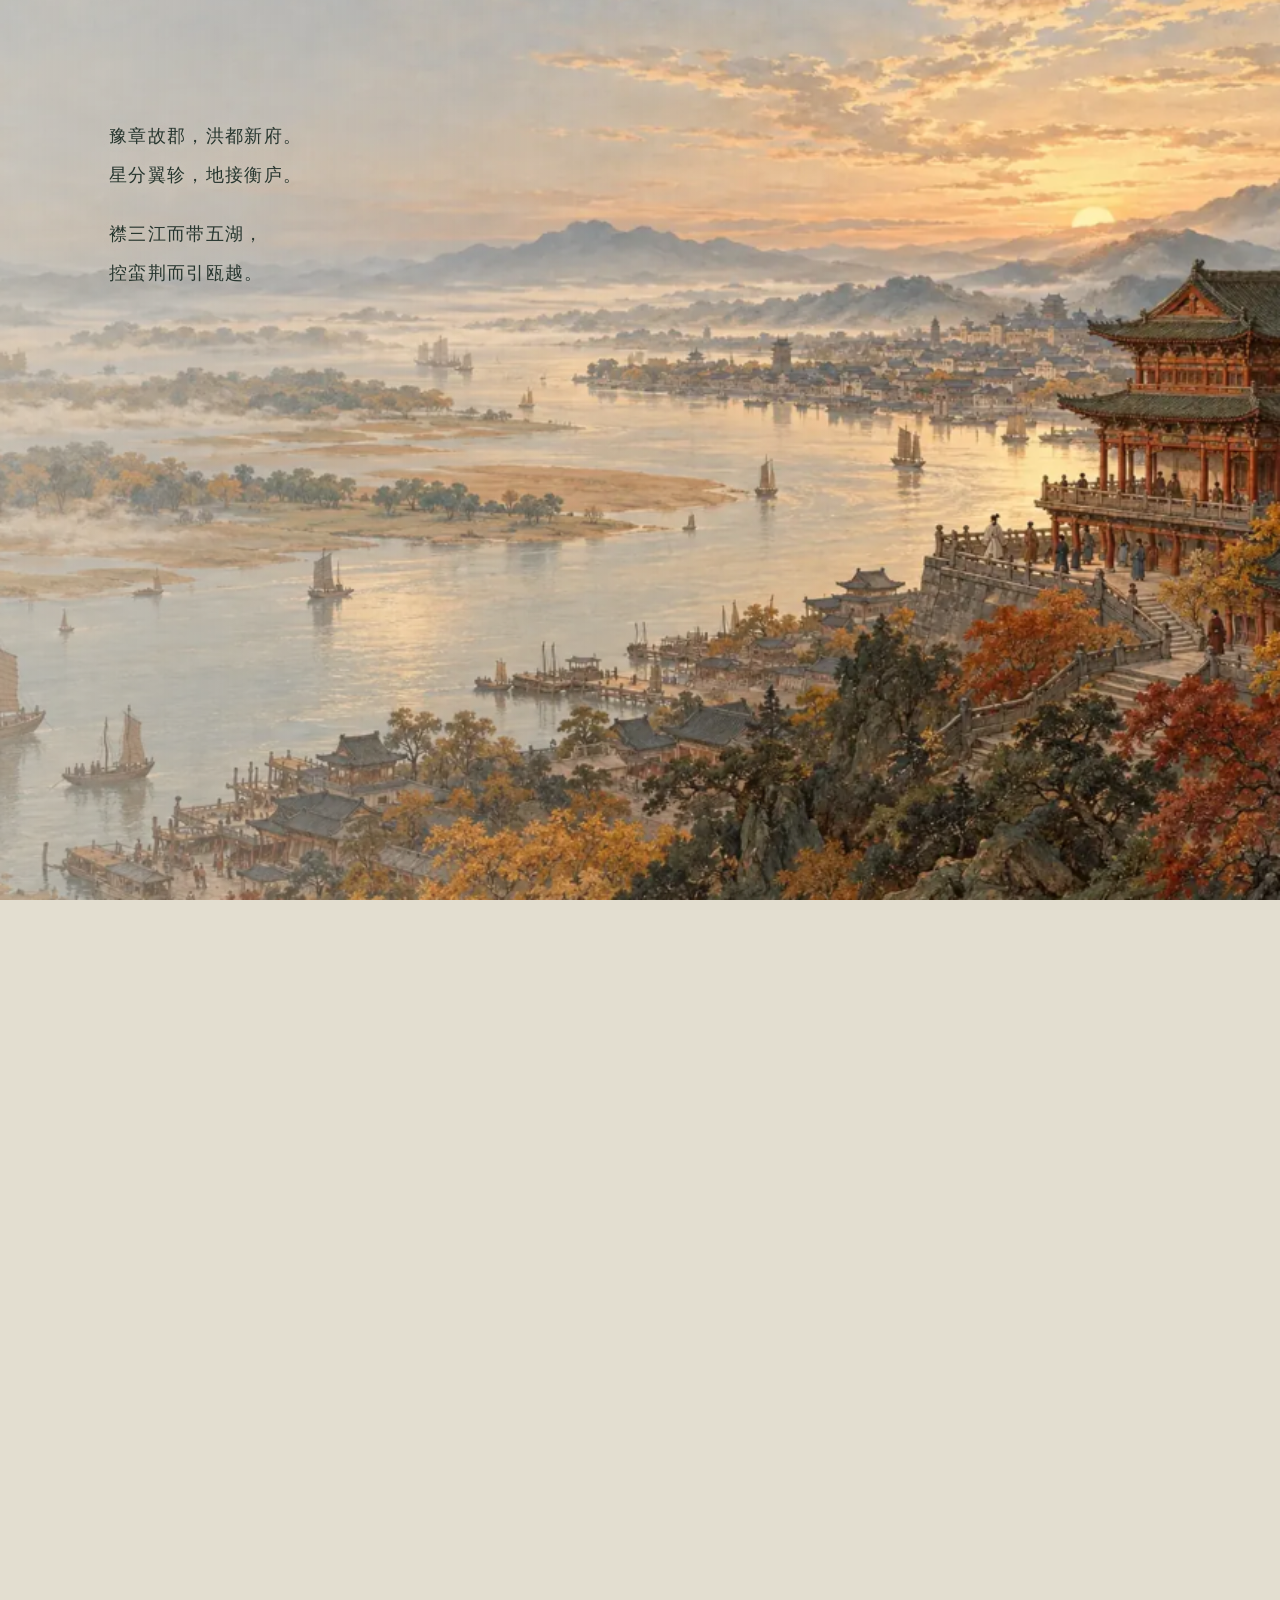
<file: teng-wang-ge-xu/index.html>
<!doctype html>
<html lang="zh-CN">
<head>
<meta charset="UTF-8">
<meta name="viewport" content="width=device-width, initial-scale=1">
<meta name="theme-color" content="#e3ded0">
<meta name="description" content="王勃《滕王阁序》。18 幅画，完整原文。">
<link rel="icon" href="data:image/svg+xml,%3Csvg%20xmlns%3D%22http%3A%2F%2Fwww.w3.org%2F2000%2Fsvg%22%20viewBox%3D%220%200%2040%2040%22%3E%3Crect%20width%3D%2240%22%20height%3D%2240%22%20fill%3D%22%23e3ded0%22%2F%3E%3Ctext%20x%3D%2220%22%20y%3D%2229%22%20text-anchor%3D%22middle%22%20font-family%3D%22serif%22%20font-size%3D%2228%22%20fill%3D%22%23465346%22%3E%E9%98%81%3C%2Ftext%3E%3C%2Fsvg%3E">
<title>滕王阁序</title>
<script>if (!matchMedia('(prefers-reduced-motion: reduce)').matches && innerHeight >= 600) { document.documentElement.classList.add('motion-candidate'); setTimeout(() => document.documentElement.classList.remove('motion-candidate'), 3000); }</script>
<style>:root { color-scheme: light; --serif: "Songti SC", "Noto Serif CJK SC", "Source Han Serif SC", "STSong", "SimSun", serif; }
*, *::before, *::after { box-sizing: border-box; }
html { background: #e3ded0; }
body { margin: 0; font-family: var(--serif); -webkit-font-smoothing: antialiased; }
main { position: relative; z-index: 1; }
::selection { background: #98744960; }
.sr-only { position: absolute; width: 1px; height: 1px; padding: 0; margin: -1px; overflow: hidden; clip: rect(0,0,0,0); white-space: nowrap; border: 0; }
.scene { position: relative; isolation: isolate; width: 100%; height: 100svh; min-height: 720px; overflow: hidden; background: #e3ded0; }
.scene-frame { position: relative; width: 100%; height: 100%; min-height: inherit; overflow: hidden; isolation: isolate; }
.scene-image { display: block; position: absolute; inset: 0; width: 100%; height: 100%; object-fit: cover; object-position: var(--position, 50% 50%); z-index: -2; }
.scene-frame::after { content: ""; position: absolute; inset: 0; z-index: -1; pointer-events: none; background: linear-gradient(90deg, #ece4d565, #e8e1d420 38%, transparent 67%); }
.prose { position: absolute; left: 8.5%; top: 13%; width: min(630px, 47%); margin: 0; color: #26352e; font-size: clamp(17px, 1.38vw, 21px); font-weight: 400; line-height: 2.2; letter-spacing: .075em; text-wrap: pretty; text-shadow: 0 1px 12px #f0e8d850; }
.prose p { margin: 0; }
.prose p + p { margin-top: 20px; }
.prose:focus { outline: none; }
.dense .prose { font-size: clamp(16px, 1.28vw, 19px); }
.spoken { display: block; font-size: 1.24em; line-height: 2; }
.night { color-scheme: dark; background: #14201e; }
.night .scene-frame::after { background: linear-gradient(90deg, #0c19188c, #111f1c25 43%, transparent 72%); }
.night .prose { color: #f0e7d4; text-shadow: 0 2px 16px #08130ee0; }
.portal { display: block; position: absolute; z-index: 3; width: 92px; height: 92px; border-radius: 50%; transform: translate(-50%, -50%); cursor: zoom-in; -webkit-tap-highlight-color: transparent; }
.portal[hidden] { display: none; }
.portal::before, .portal::after { content: ""; position: absolute; top: 50%; left: 50%; transform: translate(-50%, -50%); border-radius: 50%; pointer-events: none; }
.portal::before { width: 27px; height: 27px; background: #ffd3980b; box-shadow: 0 0 16px #e7ad674d; }
.portal::after { width: 32px; height: 32px; border: 1px solid #bba477ad; animation: ember 3s ease-in-out infinite; }
.night .portal::after { border-color: #f8d1a16b; }
.portal:hover::after { border-color: #ffe0b8; background: #ffd7a417; }
.portal:focus-visible { outline: 1px solid #f9d09c; outline-offset: -15px; background: #edbf7920; }
@keyframes ember { 0%,100% { opacity: .35; transform: translate(-50%, -50%) scale(.75); } 50% { opacity: .9; transform: translate(-50%, -50%) scale(1.15); } }
#passage { position: fixed; inset: 0; z-index: 20; overflow: hidden; background: #101915; pointer-events: auto; }
#passage[hidden] { display: none; }
#passage img { position: absolute; display: block; max-width: none; object-fit: cover; will-change: transform, opacity; }
.passage-text { position: absolute; inset: 0; background: transparent; pointer-events: none; }
.motion-candidate:not(.motion) .scene:first-child .prose { opacity: 0; }
.motion .scene { height: calc(var(--screen, 100svh) * var(--distance, 2)); min-height: 0; overflow: visible; background: transparent; }
.motion .scene-frame { position: fixed; inset: 0; height: var(--screen, 100svh); min-height: 0; visibility: hidden; opacity: 0; }
.motion .scene-frame.is-present .scene-image { will-change: transform, filter; }
.motion .scene-frame.is-present .prose p { will-change: transform, opacity; }
.motion .scene-image { transform-origin: 50% 50%; backface-visibility: hidden; }
.motion .portal { transition: opacity .3s; }
#living-paintings { display: none; position: fixed; inset: 0; width: 100%; height: 100%; z-index: 0; pointer-events: none; }
.motion.has-living-paintings #living-paintings { display: block; }
.motion.has-living-paintings .scene-image { opacity: 0; will-change: auto; }
#mist { position: fixed; inset: 0; z-index: 12; pointer-events: none; opacity: 0; background: radial-gradient(ellipse at 43% 56%, #f4f0e7, #e4e8e3a0 52%, transparent 100%); }
@media (min-width: 1800px) { .prose { left: 11%; top: 15%; } }
@media (min-width: 601px) and (min-aspect-ratio: 4/5) {
  .soft-light .scene-frame::after { background: radial-gradient(ellipse at 14% 10%, #ede9d5dd, #e4e9d799 24%, #e4e9d726 46%, transparent 70%); }
}
@media (max-aspect-ratio: 4/5) {
  .scene-image { object-position: var(--mobile-position, 60% 50%); }
  .prose { left: 8%; top: 8%; width: 84%; }
  .scene-frame::after { background: linear-gradient(180deg, #eee5d9d9, #eee5d959 40%, transparent 64%); }
  .night .scene-frame::after { background: linear-gradient(180deg, #0c1918dd, #0c191878 38%, transparent 68%); }
  .mobile-bottom .prose { top: auto; bottom: 7%; }
  .night.mobile-bottom .scene-frame::after { background: linear-gradient(0deg, #0c1918eb, #0c1918a3 42%, transparent 72%); }
}
@media (max-width: 600px) {
  .scene { min-height: 740px; }
  .scene-image { object-position: var(--mobile-position, 60% 50%); }
  .prose { left: 8%; top: 7%; width: 84%; font-size: 16px; line-height: 2.12; letter-spacing: .035em; }
  .prose p + p { margin-top: 16px; }
  .dense .prose { font-size: 15px; line-height: 2.05; }
  .dense .prose p + p { margin-top: 13px; }
  .spoken { font-size: 1.22em; }
  .mobile-bottom .prose { top: auto; bottom: 7%; }
}
@media (prefers-reduced-motion: reduce) { *, *::before, *::after { animation: none !important; } }
@media print {
  body, .scene { color: black; background: white; }
  .scene, .motion .scene { height: auto; min-height: 0; overflow: visible; margin-bottom: 14px; }
  .scene-image, .scene-frame::after, .portal, #passage, #mist, #living-paintings { display: none !important; }
  .scene-frame, .motion .scene-frame { position: relative; inset: auto; height: auto; min-height: 0; opacity: 1 !important; visibility: visible !important; }
  .prose p { opacity: 1 !important; transform: none !important; filter: none !important; }
  .scene .prose { position: static; width: 100%; font-size: 13pt; color: black; text-shadow: none; letter-spacing: 0; line-height: 1.8; }
  .prose p + p { margin-top: 0; }
  .spoken { display: inline; font-size: inherit; }
}
</style>
</head>
<body>
<h1 class="sr-only">滕王阁序</h1>
<canvas id="living-paintings" aria-hidden="true"></canvas>
<main><section class="scene" id="rivers" aria-label="襟三江而带五湖" data-distance="1.9" data-camera="1.08,1.025" data-weather="0.48,0,0" data-fire="0.5,0.5" style="--position:50% 50%;--mobile-position:100% 50%">
  <div class="scene-frame">
    <img class="scene-image" src="./art/01-rivers.webp" width="1536" height="1024" alt="洪州城与滕王阁临赣江而立，秋水汇入远方江湖，帆影散在晨光里。" fetchpriority="high" decoding="async">
    <div class="prose" tabindex="-1"><p>豫章故郡，洪都新府。<br>星分翼轸，地接衡庐。</p><p>襟三江而带五湖，<br>控蛮荆而引瓯越。</p></div>
    
  </div>
</section>
<section class="scene soft-light" id="treasures" aria-label="物华天宝，人杰地灵" data-distance="1.9" data-camera="1.025,1.075" data-weather="0.98,0,0.025" data-fire="0.605,0.713" style="--position:50% 50%;--mobile-position:72% 50%">
  <div class="scene-frame">
    <img class="scene-image" src="./art/02-treasures.webp" width="1536" height="1024" alt="唐代厅堂临江敞开，典雅的琴榻、书卷与铜灯迎候宾客，江城远在门外。" loading="lazy" decoding="async">
    <div class="prose" tabindex="-1"><p>物华天宝，龙光射牛斗之墟；<br>人杰地灵，徐孺下陈蕃之榻。</p><p>雄州雾列，俊采星驰。<br>台隍枕夷夏之交，<br>宾主尽东南之美。</p></div>
    <a class="portal" href="#feast" data-x="0.605" data-y="0.713" aria-label="点击厅堂铜灯，走入高朋满座的盛宴" hidden></a>
  </div>
</section>
<section class="scene dense soft-light" id="feast" aria-label="胜友如云，高朋满座" data-distance="2.35" data-camera="1.08,1.025" data-weather="0.98,0,0" data-fire="0.5,0.5" style="--position:50% 50%;--mobile-position:84% 50%">
  <div class="scene-frame">
    <img class="scene-image" src="./art/03-feast.webp" width="1536" height="1024" alt="滕王阁秋宴上官员与文士齐聚，朱柱之间湖山开阔，杯盘简雅而气度盛大。" loading="lazy" decoding="async">
    <div class="prose" tabindex="-1"><p>都督阎公之雅望，棨戟遥临；<br>宇文新州之懿范，襜帷暂驻。</p><p>十旬休假，胜友如云；<br>千里逢迎，高朋满座。</p><p>腾蛟起凤，孟学士之词宗；<br>紫电青霜，王将军之武库。</p></div>
    
  </div>
</section>
<section class="scene dense soft-light" id="arriving" aria-label="时维九月，序属三秋" data-distance="2.35" data-camera="1.025,1.075" data-weather="0.72,0,0" data-fire="0.5,0.5" style="--position:50% 50%;--mobile-position:82% 50%">
  <div class="scene-frame">
    <img class="scene-image" src="./art/04-arriving.webp" width="1536" height="1024" alt="年轻王勃沿秋水畔的古道走向高阁，暮山呈紫，岛岸露出，阁檐渐近。" loading="lazy" decoding="async">
    <div class="prose" tabindex="-1"><p>家君作宰，路出名区；<br>童子何知，躬逢胜饯。</p><p>时维九月，序属三秋。<br>潦水尽而寒潭清，烟光凝而暮山紫。</p><p>俨骖騑于上路，访风景于崇阿。<br>临帝子之长洲，得天人之旧馆。</p></div>
    <a class="portal" href="#pavilion" data-x="0.699" data-y="0.357" aria-label="点击临江阁檐，走近飞阁流丹的近景" hidden></a>
  </div>
</section>
<section class="scene" id="pavilion" aria-label="飞阁流丹" data-distance="1.9" data-camera="1.08,1.025" data-weather="0.7,0,0" data-fire="0.5,0.5" style="--position:50% 50%;--mobile-position:72% 50%">
  <div class="scene-frame">
    <img class="scene-image" src="./art/05-pavilion.webp" width="1536" height="1024" alt="朱红飞阁与层叠山峦相映，临江栏杆下岛渚迂回，水鸟栖在沙洲。" loading="lazy" decoding="async">
    <div class="prose" tabindex="-1"><p>层峦耸翠，上出重霄；<br>飞阁流丹，下临无地。</p><p>鹤汀凫渚，穷岛屿之萦回；<br>桂殿兰宫，即冈峦之体势。</p></div>
    
  </div>
</section>
<section class="scene" id="city" aria-label="舸舰弥津" data-distance="1.9" data-camera="1.025,1.075" data-weather="0.57,0,0" data-fire="0.5,0.5" style="--position:50% 50%;--mobile-position:82% 50%">
  <div class="scene-frame">
    <img class="scene-image" src="./art/06-city.webp" width="1536" height="1024" alt="从高阁雕窗俯视洪州，屋宇与舟船铺向江面，水道与山原展开辽阔视野。" loading="lazy" decoding="async">
    <div class="prose" tabindex="-1"><p>披绣闼，俯雕甍。<br>山原旷其盈视，川泽纡其骇瞩。</p><p>闾阎扑地，钟鸣鼎食之家；<br>舸舰弥津，青雀黄龙之舳。</p></div>
    
  </div>
</section>
<section class="scene" id="sunset" aria-label="落霞与孤鹜齐飞" data-distance="1.9" data-camera="1.08,1.025" data-weather="0.5,0,0" data-fire="0.5,0.5" style="--position:50% 50%;--mobile-position:39% 50%">
  <div class="scene-frame">
    <img class="scene-image" src="./art/07-sunset.webp" width="1536" height="1024" alt="雨后的秋江与天光浑然一色，一只野鸭飞入灿烂落霞，近处一叶渔舟归来。" loading="lazy" decoding="async">
    <div class="prose" tabindex="-1"><p>云销雨霁，彩彻区明。</p><p><span class="spoken">落霞与孤鹜齐飞，<br>秋水共长天一色。</span></p></div>
    <a class="portal" href="#fishing" data-x="0.373" data-y="0.825" aria-label="点击秋水中的渔舟，走近唱晚的归人" hidden></a>
  </div>
</section>
<section class="scene" id="fishing" aria-label="渔舟唱晚" data-distance="1.9" data-camera="1.025,1.075" data-weather="0.44,0,0.06" data-fire="0.681,0.515" style="--position:50% 50%;--mobile-position:81% 50%">
  <div class="scene-frame">
    <img class="scene-image" src="./art/08-fishing.webp" width="1536" height="1024" alt="暮色里的渔舟收网归航，舟头一点暖灯，远天空有南去的雁阵。" loading="lazy" decoding="async">
    <div class="prose" tabindex="-1"><p>渔舟唱晚，响穷彭蠡之滨；<br>雁阵惊寒，声断衡阳之浦。</p></div>
    <a class="portal" href="#music" data-x="0.681" data-y="0.515" aria-label="点击渔舟灯火，回到阁中清风与弦歌" hidden></a>
  </div>
</section>
<section class="scene dense soft-light" id="music" aria-label="遥襟甫畅" data-distance="2.25" data-camera="1.08,1.025" data-weather="0.98,0,0" data-fire="0.5,0.5" style="--position:50% 50%;--mobile-position:71% 50%">
  <div class="scene-frame">
    <img class="scene-image" src="./art/09-music.webp" width="1536" height="1024" alt="阁中琴师拨弦，宾客临风举杯，竹影与江光映着诗兴初起的年轻文士。" loading="lazy" decoding="async">
    <div class="prose" tabindex="-1"><p>遥襟甫畅，逸兴遄飞。<br>爽籁发而清风生，纤歌凝而白云遏。</p><p>睢园绿竹，气凌彭泽之樽；<br>邺水朱华，光照临川之笔。</p><p>四美具，二难并。<br>穷睇眄于中天，极娱游于暇日。</p></div>
    
  </div>
</section>
<section class="scene night" id="sky" aria-label="天高地迥" data-distance="1.9" data-camera="1.025,1.075" data-weather="0.65,0,0" data-fire="0.5,0.5" style="--position:50% 50%;--mobile-position:85% 50%">
  <div class="scene-frame">
    <img class="scene-image" src="./art/10-sky.webp" width="1536" height="1024" alt="高阁栏外秋夜初临，江山消融于深蓝天际，一位年轻旅人远望无穷天地。" loading="lazy" decoding="async">
    <div class="prose" tabindex="-1"><p>天高地迥，觉宇宙之无穷；<br>兴尽悲来，识盈虚之有数。</p><p>望长安于日下，目吴会于云间。<br>地势极而南溟深，<br>天柱高而北辰远。</p></div>
    
  </div>
</section>
<section class="scene night" id="travelers" aria-label="萍水相逢" data-distance="1.9" data-camera="1.08,1.025" data-weather="0.98,0,0.05" data-fire="0.89,0.497" style="--position:50% 50%;--mobile-position:79% 50%">
  <div class="scene-frame">
    <img class="scene-image" src="./art/11-travelers.webp" width="1536" height="1024" alt="宴散后几位异乡客隔桌相对，半盏清酒映着窗外遥远的江山与灯火。" loading="lazy" decoding="async">
    <div class="prose" tabindex="-1"><p>关山难越，谁悲失路之人？<br>萍水相逢，尽是他乡之客。</p><p>怀帝阍而不见，奉宣室以何年？</p></div>
    <a class="portal" href="#fate" data-x="0.637" data-y="0.767" aria-label="点击席间的半盏酒，进入王勃对身世的沉思" hidden></a>
  </div>
</section>
<section class="scene night dense" id="fate" aria-label="时运不齐，命途多舛" data-distance="1.9" data-camera="1.025,1.075" data-weather="0.98,0,0.065" data-fire="0.824,0.712" style="--position:50% 50%;--mobile-position:75% 50%">
  <div class="scene-frame">
    <img class="scene-image" src="./art/12-fate.webp" width="1536" height="1024" alt="年轻文士静坐旧书与灯影之间，窗外遥路与远山象征先贤的迁谪和不得志。" loading="lazy" decoding="async">
    <div class="prose" tabindex="-1"><p>嗟乎！时运不齐，命途多舛。<br>冯唐易老，李广难封。</p><p>屈贾谊于长沙，非无圣主；<br>窜梁鸿于海曲，岂乏明时？</p></div>
    
  </div>
</section>
<section class="scene dense soft-light" id="resolve" aria-label="不坠青云之志" data-distance="2.3" data-camera="1.08,1.025" data-weather="0.98,-0.04,0" data-fire="0.5,0.5" style="--position:50% 50%;--mobile-position:82% 50%">
  <div class="scene-frame">
    <img class="scene-image" src="./art/13-resolve.webp" width="1536" height="1024" alt="王勃立在高阁外迎风远望，云隙中透出清光，袖中书卷与青山相映，神情坚定。" loading="lazy" decoding="async">
    <div class="prose" tabindex="-1"><p>所赖君子见机，达人知命。<br>老当益壮，宁移白首之心？<br><span class="spoken">穷且益坚，不坠青云之志。</span></p><p>酌贪泉而觉爽，处涸辙以犹欢。<br>北海虽赊，扶摇可接；<br>东隅已逝，桑榆非晚。</p></div>
    <a class="portal" href="#scholar" data-x="0.727" data-y="0.657" aria-label="点击袖中的书卷，走近一介书生的志向" hidden></a>
  </div>
</section>
<section class="scene dense soft-light" id="scholar" aria-label="一介书生" data-distance="2.3" data-camera="1.025,1.075" data-weather="0.98,0,0" data-fire="0.5,0.5" style="--position:50% 50%;--mobile-position:74% 50%">
  <div class="scene-frame">
    <img class="scene-image" src="./art/14-scholar.webp" width="1536" height="1024" alt="年轻的王勃整好简朴行囊与卷册，书案旁有一支笔，窗外帆船启行，遥想万里省亲之路。" loading="lazy" decoding="async">
    <div class="prose" tabindex="-1"><p>孟尝高洁，空余报国之情；<br>阮籍猖狂，岂效穷途之哭！</p><p>勃，三尺微命，一介书生。<br>无路请缨，等终军之弱冠；<br>有怀投笔，慕宗悫之长风。</p><p>舍簪笏于百龄，奉晨昏于万里。</p></div>
    
  </div>
</section>
<section class="scene soft-light" id="friendship" aria-label="钟期既遇" data-distance="1.9" data-camera="1.08,1.025" data-weather="0.98,0,0" data-fire="0.5,0.5" style="--position:50% 50%;--mobile-position:79% 50%">
  <div class="scene-frame">
    <img class="scene-image" src="./art/15-friendship.webp" width="1536" height="1024" alt="一张古琴临江而置，年轻文士与知音静坐相对，清水般的琴声回应席间相知。" loading="lazy" decoding="async">
    <div class="prose" tabindex="-1"><p>非谢家之宝树，接孟氏之芳邻。<br>他日趋庭，叨陪鲤对；<br>今兹捧袂，喜托龙门。</p><p>杨意不逢，抚凌云而自惜；<br>钟期既遇，奏流水以何惭？</p></div>
    <a class="portal" href="#writing" data-x="0.646" data-y="0.747" aria-label="点击古琴，进入王勃挥毫作序的近景" hidden></a>
  </div>
</section>
<section class="scene night dense mobile-bottom" id="writing" aria-label="敢竭鄙怀，恭疏短引" data-distance="2.35" data-camera="1.025,1.075" data-weather="0.98,0,0.07" data-fire="0.488,0.638" style="--position:50% 50%;--mobile-position:76% 50%">
  <div class="scene-frame">
    <img class="scene-image" src="./art/16-writing.webp" width="1536" height="1024" alt="想象中的王勃在滕王阁灯下挥笔作序，席上众人安静聆听，江月与纸面交相照亮。" loading="lazy" decoding="async">
    <div class="prose" tabindex="-1"><p>呜呼！胜地不常，盛筵难再；<br>兰亭已矣，梓泽丘墟。</p><p>临别赠言，幸承恩于伟饯；<br>登高作赋，是所望于群公。</p><p>敢竭鄙怀，恭疏短引；<br>一言均赋，四韵俱成。<br>请洒潘江，各倾陆海云尔。</p></div>
    
  </div>
</section>
<section class="scene" id="time" aria-label="滕王高阁临江渚" data-distance="1.9" data-camera="1.08,1.025" data-weather="0.61,0.12,0.04" data-fire="0.717,0.57" style="--position:50% 50%;--mobile-position:80% 50%">
  <div class="scene-frame">
    <img class="scene-image" src="./art/17-time.webp" width="1536" height="1024" alt="繁华退去后，高阁朱柱与珠帘对着流云暮雨，空席无声，江水仍绕洲渚。" loading="lazy" decoding="async">
    <div class="prose" tabindex="-1"><p>滕王高阁临江渚，<br>佩玉鸣鸾罢歌舞。</p><p>画栋朝飞南浦云，<br>珠帘暮卷西山雨。</p></div>
    <a class="portal" href="#river" data-x="0.717" data-y="0.57" aria-label="点击空阁的孤灯，走进诗人面对岁月与江流的心境" hidden></a>
  </div>
</section>
<section class="scene night" id="river" aria-label="槛外长江空自流" data-distance="2.3" data-camera="1.025,1.075" data-weather="0.72,0,0.04" data-fire="0.572,0.578" style="--position:50% 50%;--mobile-position:76% 50%">
  <div class="scene-frame">
    <img class="scene-image" src="./art/18-river.webp" width="1536" height="1024" alt="年轻王勃停笔凝望槛外江流，空阁、云影与无尽秋水化为写作时对盛衰和岁月的遥思。" loading="lazy" decoding="async">
    <div class="prose" tabindex="-1"><p>闲云潭影日悠悠，<br>物换星移几度秋。</p><p>阁中帝子今何在？<br><span class="spoken">槛外长江空自流。</span></p></div>
    
  </div>
</section></main>
<div id="mist" aria-hidden="true"></div>
<div id="passage" aria-hidden="true" hidden></div>
<script>// Animate the existing paintings; the original images remain the readable fallback.
function createLivingPaintings(scenes) {
  const canvas = document.getElementById('living-paintings');
  const root = document.documentElement;
  let gl;
  try {
    gl = canvas.getContext('webgl', { alpha: false, antialias: false, depth: false, powerPreference: 'low-power' });
  } catch { return null; }
  if (!gl) return null;
  let failed = false;
  let lastDraw = -100;
  let ready = false;
  let quality = 1;
  let slowFrames = 0;
  const textures = new Map();
  const uniforms = {};
  const shaders = [];
  let program;
  let buffer;
  const weather = scenes.map(scene => scene.element.dataset.weather.split(',').map(Number));
  const fire = scenes.map(scene => scene.element.dataset.fire.split(',').map(Number));
  const vertex = `
    attribute vec2 aPosition;
    varying vec2 vScreen;
    void main() {
      vScreen = vec2(aPosition.x * .5 + .5, .5 - aPosition.y * .5);
      gl_Position = vec4(aPosition, 0., 1.);
    }
  `;
  const fragment = `
    #ifdef GL_FRAGMENT_PRECISION_HIGH
    precision highp float;
    #else
    precision mediump float;
    #endif
    varying vec2 vScreen;
    uniform sampler2D uImageA, uImageB;
    uniform vec4 uCropA, uCropB;
    uniform vec3 uCameraA, uCameraB, uWeatherA, uWeatherB;
    uniform vec2 uFireA, uFireB, uSize;
    uniform float uTime, uBlend, uIndexA, uIndexB;

    float hash(vec2 p) {
      p = fract(mod(p, 127.) * vec2(123.34, 345.45));
      p += dot(p, p + 34.345);
      return fract(p.x * p.y);
    }
    float noise(vec2 p) {
      vec2 cell = floor(p), f = fract(p);
      f = f * f * (3. - 2. * f);
      return mix(mix(hash(cell), hash(cell + vec2(1.,0.)), f.x),
                 mix(hash(cell + vec2(0.,1.)), hash(cell + vec2(1.,1.)), f.x), f.y);
    }
    float cloud(vec2 p) {
      return noise(p) * .65 + noise(p * 2.13 + 7.2) * .35;
    }
    vec2 imageUV(vec4 crop, vec3 camera) {
      vec2 screen = (vScreen - .5 - camera.yz) / camera.x + .5;
      return (screen - crop.xy) / crop.zw;
    }
    float pollen(vec2 p, float density, float speed, float seed) {
      p.x *= uSize.x / uSize.y;
      p *= density;
      p += vec2(uTime * speed * .27, -uTime * speed) + seed;
      vec2 cell = floor(p), f = fract(p);
      vec2 center = .18 + .64 * vec2(hash(cell + seed), hash(cell + 91.7));
      center.x += sin(uTime * .5 + hash(cell) * 6.28) * .065;
      float radius = .014 + hash(cell + 31.2) * .019;
      float distance = length((f - center) * vec2(1., .78));
      return (1. - smoothstep(radius * .35, radius * 1.9, distance))
        * step(.76, hash(cell + 48.3)) * (.25 + hash(cell + 22.1) * .5);
    }
    float rainfall(vec2 p) {
      p.x = p.x * uSize.x / uSize.y + p.y * .19;
      p *= vec2(125., 5.);
      p.y -= uTime * 5.5;
      vec2 cell = floor(p), f = fract(p);
      float seed = hash(cell);
      float line = 1. - smoothstep(.005, .055, abs(f.x - (.15 + seed * .7)));
      float length = smoothstep(.08,.20,f.y) * (1. - smoothstep(.42,.94,f.y));
      return line * length * step(.48,seed);
    }
    vec3 painting(sampler2D image, vec4 crop, vec3 camera, vec3 climate, vec2 fire, float index, float direction) {
      vec2 uv = imageUV(crop, camera);
      float water = smoothstep(climate.x, climate.x + .14, uv.y);
      float ripple = sin(uv.y * 145. - uTime * .62) * .00052
                   + sin(uv.y * 267. + uTime * .37) * .00024;
      ripple *= 1. + max(0., climate.y) * 2.;
      float breath = (noise(vec2(uv.y * 38., uTime * .18)) - .5) * (.00034 + max(0.,-climate.y) * .001);
      // Strong autumn wind subtly moves the upper painting; prose stays steady.
      float wind = max(0., -climate.y - .23) * 8.;
      breath += sin(uTime * .95 + uv.y * 9.) * wind * .001 * (1. - smoothstep(.35,.95,uv.y));
      float passing = sin(uBlend * 3.141593);
      vec2 drift = vec2(cloud(vScreen * vec2(3., 9.) + vec2(uTime * .02, 0.)) - .5,
                        sin(vScreen.x * 7. + uTime * .15) * .2);
      vec2 moving = uv + vec2(breath + ripple * water, 0.) + drift * passing * .009 * direction;
      vec3 color = texture2D(image, clamp(moving, .001, .999)).rgb;
      vec2 ember = (uv - fire) / vec2(.046, .065);
      float pulse = .55 + sin(uTime * 2.7) * .18 + sin(uTime * 6.3 + 1.1) * .10;
      color += vec3(1., .39, .07) * exp(-dot(ember, ember) * 1.4) * climate.z * pulse;
      if (climate.y > 0.) color = mix(color, vec3(.68,.72,.70), rainfall(vScreen) * climate.y * .21);
      if (climate.y < 0.) {
        float dust = pollen(vScreen, 11., .06, 3.1) + pollen(vScreen, 23., .04, 16.4) * .35;
        color = mix(color, vec3(.91,.85,.63), clamp(dust * -climate.y, 0., .16));
      }
      return color;
    }
    void main() {
      vec3 color = painting(uImageA, uCropA, uCameraA, uWeatherA, uFireA, uIndexA, 1.);
      if (uBlend > .0001) {
        vec3 next = painting(uImageB, uCropB, uCameraB, uWeatherB, uFireB, uIndexB, -1.);
        // The dissolve follows long, fine bands of mist instead of a flat fade.
        float grain = cloud(vScreen * vec2(2.5, 23.) + vec2(uTime * .01, 0.));
        float threshold = .37 + grain * .26;
        float dissolve = smoothstep(threshold - .24, threshold + .24, uBlend);
        color = mix(color, next, dissolve);
      }
      color += (hash(floor(vScreen * uSize) + mod(floor(uTime * 8.), 97.)) - .5) * .002;
      gl_FragColor = vec4(color, 1.);
    }
  `;
  function disable() {
    if (failed) return;
    failed = true;
    root.classList.remove('has-living-paintings');
    for (const texture of textures.values()) gl.deleteTexture(texture);
    if (buffer) gl.deleteBuffer(buffer);
    if (program) gl.deleteProgram(program);
    shaders.forEach(shader => gl.deleteShader(shader));
  }
  canvas.addEventListener('webglcontextlost', event => { event.preventDefault(); disable(); });
  try {
    program = gl.createProgram();
    for (const [type, source] of [[gl.VERTEX_SHADER, vertex], [gl.FRAGMENT_SHADER, fragment]]) {
      const shader = gl.createShader(type);
      shaders.push(shader);
      gl.shaderSource(shader, source);
      gl.compileShader(shader);
      if (!gl.getShaderParameter(shader, gl.COMPILE_STATUS)) throw new Error('Painting shader unavailable');
      gl.attachShader(program, shader);
    }
    gl.linkProgram(program);
    if (!gl.getProgramParameter(program, gl.LINK_STATUS)) throw new Error('Painting program unavailable');
    gl.useProgram(program);
    buffer = gl.createBuffer();
    gl.bindBuffer(gl.ARRAY_BUFFER, buffer);
    gl.bufferData(gl.ARRAY_BUFFER, new Float32Array([-1,-1, 1,-1, -1,1, -1,1, 1,-1, 1,1]), gl.STATIC_DRAW);
    const position = gl.getAttribLocation(program, 'aPosition');
    gl.enableVertexAttribArray(position);
    gl.vertexAttribPointer(position, 2, gl.FLOAT, false, 0, 0);
    for (const name of ['ImageA','ImageB','CropA','CropB','CameraA','CameraB','WeatherA','WeatherB','FireA','FireB','Size','Time','Blend','IndexA','IndexB']) {
      uniforms[name] = gl.getUniformLocation(program, 'u' + name);
    }
    gl.uniform1i(uniforms.ImageA, 0);
    gl.uniform1i(uniforms.ImageB, 1);
  } catch { disable(); return null; }

  function resize() {
    if (failed) return;
    const ratio = Math.min(devicePixelRatio || 1, 1.5, Math.sqrt(1800000 / (innerWidth * innerHeight))) * quality;
    canvas.width = Math.round(innerWidth * ratio);
    canvas.height = Math.round(innerHeight * ratio);
    gl.viewport(0, 0, canvas.width, canvas.height);
    gl.uniform2f(uniforms.Size, canvas.width, canvas.height);
    lastDraw = -100;
  }
  function textureFor(scene) {
    if (textures.has(scene.index)) return textures.get(scene.index);
    if (!scene.photo.complete || !scene.photo.naturalWidth) return null;
    const texture = gl.createTexture();
    gl.bindTexture(gl.TEXTURE_2D, texture);
    gl.texParameteri(gl.TEXTURE_2D, gl.TEXTURE_WRAP_S, gl.CLAMP_TO_EDGE);
    gl.texParameteri(gl.TEXTURE_2D, gl.TEXTURE_WRAP_T, gl.CLAMP_TO_EDGE);
    gl.texParameteri(gl.TEXTURE_2D, gl.TEXTURE_MIN_FILTER, gl.LINEAR);
    gl.texParameteri(gl.TEXTURE_2D, gl.TEXTURE_MAG_FILTER, gl.LINEAR);
    gl.texImage2D(gl.TEXTURE_2D, 0, gl.RGBA, gl.RGBA, gl.UNSIGNED_BYTE, scene.photo);
    textures.set(scene.index, texture);
    return texture;
  }
  function bind(scene, suffix, slot, texture) {
    gl.activeTexture(gl.TEXTURE0 + slot);
    gl.bindTexture(gl.TEXTURE_2D, texture);
    const crop = scene.crop;
    gl.uniform4f(uniforms['Crop' + suffix], crop.x, crop.y, crop.width, crop.height);
    gl.uniform3f(uniforms['Camera' + suffix], scene.pose.scale, scene.pose.x / scene.width, scene.pose.y / scene.height);
    gl.uniform3fv(uniforms['Weather' + suffix], weather[scene.index]);
    gl.uniform2fv(uniforms['Fire' + suffix], fire[scene.index]);
    gl.uniform1f(uniforms['Index' + suffix], scene.index);
  }
  return {
    get healthy() { return !failed; },
    resize,
    draw(index, blend, time, force = false) {
      if (failed || (!force && time - lastDraw < 32)) return;
      if (ready && !force) {
        slowFrames = time - lastDraw > 75 ? slowFrames + 1 : Math.max(0, slowFrames - 1);
        if (slowFrames >= 10 && quality > .65) {
          quality = Math.max(.65, quality * .82);
          slowFrames = 0;
          resize();
        }
      }
      const a = scenes[index], b = scenes[Math.min(index + 1, scenes.length - 1)];
      try {
        const textureA = textureFor(a), textureB = textureFor(b);
        if (!textureA || !a.crop) return;
        if (blend > 0 && (!textureB || !b.crop)) {
          root.classList.remove('has-living-paintings');
          return;
        }
        bind(a, 'A', 0, textureA);
        bind(textureB && b.crop ? b : a, 'B', 1, textureB || textureA);
        gl.uniform1f(uniforms.Time, time / 1000);
        gl.uniform1f(uniforms.Blend, blend);
        gl.drawArrays(gl.TRIANGLES, 0, 6);
        // Keep GPU memory bounded as longer works pass through their paintings.
        for (const [key, texture] of textures) {
          if (textures.size <= 4) break;
          if (key !== a.index && key !== b.index) { gl.deleteTexture(texture); textures.delete(key); }
        }
        if (!ready && gl.getError() !== gl.NO_ERROR) { disable(); return; }
        ready = true;
        lastDraw = time;
        root.classList.add('has-living-paintings');
      } catch { disable(); }
    }
  };
}

(() => {
  'use strict';
  const root = document.documentElement;
  const passage = document.getElementById('passage');
  const mist = document.getElementById('mist');
  const reducedMotion = matchMedia('(prefers-reduced-motion: reduce)');
  const printMedia = matchMedia('print');
  const finePointer = matchMedia('(hover: hover) and (pointer: fine)');
  const elements = [...document.querySelectorAll('.scene')];
  const distances = elements.map(element => Number(element.dataset.distance));
  const camera = elements.map(element => element.dataset.camera.split(',').map(Number));
  const scenes = elements.map((element, index) => ({
    element, index, frame: element.querySelector('.scene-frame'), photo: element.querySelector('.scene-image'),
    prose: element.querySelector('.prose'), paragraphs: [...element.querySelectorAll('.prose > p')],
    portal: element.querySelector('.portal'), start: 0, span: 0, width: 0, height: 0, point: null,
    pose: { scale: 1, x: 0, y: 0 }
  }));
  const byId = new Map(scenes.map(scene => [scene.element.id, scene]));
  const clamp = value => Math.max(0, Math.min(1, value));
  const smooth = value => { const x = clamp(value); return x * x * (3 - 2 * x); };
  const set = (element, property, value) => { if (element.style[property] !== value) element.style[property] = value; };
  let enabled = false;
  let initialized = false;
  let screenHeight = innerHeight;
  let virtualY = scrollY;
  let frameRequest = 0;
  let lastTick = 0;
  let introAt = 0;
  let flight = null;
  let dominant = 0;
  let paintings = null;
  let paintingRequested = false;
  let preparedIndex = -1;
  const pointer = { x: 0, y: 0, targetX: 0, targetY: 0 };

  function getLocation(y = virtualY) {
    let index = 0;
    for (const scene of scenes) if (y >= scene.start) index = scene.index;
    const scene = scenes[index];
    return { index, ratio: (y - scene.start) / Math.max(scene.span, 1) };
  }
  function measure() {
    screenHeight = innerHeight;
    root.style.setProperty('--screen', screenHeight + 'px');
    for (const scene of scenes) {
      scene.start = scene.element.offsetTop;
      scene.span = scene.element.offsetHeight;
      scene.width = scene.frame.clientWidth;
      scene.height = scene.frame.clientHeight;
      const photo = scene.photo;
      if (photo.naturalWidth && scene.width && scene.height) {
        const scale = Math.max(scene.width / photo.naturalWidth, scene.height / photo.naturalHeight);
        const position = getComputedStyle(photo).objectPosition.split(' ').map(value => parseFloat(value) / 100);
        scene.crop = {
          x: (1 - photo.naturalWidth * scale / scene.width) * position[0],
          y: (1 - photo.naturalHeight * scale / scene.height) * position[1],
          width: photo.naturalWidth * scale / scene.width,
          height: photo.naturalHeight * scale / scene.height
        };
        if (scene.portal) scene.point = {
          x: scene.crop.x * scene.width + photo.naturalWidth * scale * Number(scene.portal.dataset.x),
          y: scene.crop.y * scene.height + photo.naturalHeight * scale * Number(scene.portal.dataset.y)
        };
      }
      placePortal(scene);
    }
    paintings?.resize();
  }
  function placePortal(scene) {
    if (!scene.portal || !scene.point) return;
    const pose = enabled ? scene.pose : { scale: 1, x: 0, y: 0 };
    const x = scene.width / 2 + (scene.point.x - scene.width / 2) * pose.scale + pose.x;
    const y = scene.height / 2 + (scene.point.y - scene.height / 2) * pose.scale + pose.y;
    set(scene.portal, 'left', x.toFixed(2) + 'px');
    set(scene.portal, 'top', y.toFixed(2) + 'px');
    scene.portal.hidden = x < 0 || y < 0 || x > scene.width || y > scene.height;
  }
  function paintScene(scene, y, entry, blend, now, landing = false) {
    const local = (y - scene.start) / Math.max(scene.span, 1);
    const hold = smooth(local / .76);
    const exit = smooth((local - .62) / .24);
    const [from, to] = camera[scene.index];
    const pointerX = landing ? 0 : pointer.x;
    const pointerY = landing ? 0 : pointer.y;
    const scale = from + (to - from) * hold + Math.max(0, blend) * .035;
    const pan = (value, size) => {
      const margin = Math.max(0, (scale - 1) * size / 2 - 3);
      return Math.max(-margin, Math.min(margin, value));
    };
    scene.pose = {
      scale,
      x: pan(pointerX * 12 + (hold - .5) * (scene.index % 2 ? 6 : -6), scene.width),
      y: pan(pointerY * 8 + (hold - .5) * -10, scene.height)
    };
    const { x, y: panY } = scene.pose;
    set(scene.photo, 'transform', `translate3d(${x.toFixed(3)}px,${panY.toFixed(3)}px,0) scale(${scale.toFixed(5)})`);
    const blur = ((1 - entry) * 2 + blend * 1.5) * (innerWidth < 700 ? .55 : 1);
    set(scene.photo, 'filter', blur > .02 ? `blur(${blur.toFixed(2)}px)` : 'none');
    let phase = (y - scene.start) / screenHeight;
    if (scene.index === 0 && introAt && !landing) phase += -.10 + smooth((now - introAt) / 1300) * .32;
    scene.paragraphs.forEach((paragraph, index) => {
      const appearance = smooth((phase + .10 - index * .07) / .22);
      const opacity = appearance * (1 - exit);
      set(paragraph, 'opacity', opacity.toFixed(4));
      set(paragraph, 'transform', `translate3d(0,${((1 - appearance) * 14 - exit * 6).toFixed(2)}px,0)`);
      const fuzz = (1 - appearance) * 1.8 + exit;
      set(paragraph, 'filter', fuzz > .04 ? `blur(${fuzz.toFixed(2)}px)` : 'none');
    });
    if (scene.portal) {
      placePortal(scene);
      const interactive = entry > .96 && exit < .15;
      set(scene.portal, 'opacity', interactive ? '1' : '0');
      set(scene.portal, 'pointerEvents', interactive ? 'auto' : 'none');
      scene.portal.tabIndex = interactive ? 0 : -1;
    }
  }
  function render(now = performance.now(), force = false) {
    if (!enabled || (flight?.staging && !flight.landed)) return;
    const { index, ratio } = getLocation();
    if (index !== preparedIndex) {
      preparedIndex = index;
      // Decode the next paintings during the reading pause, before their dissolve starts.
      Promise.allSettled(scenes.slice(Math.max(0, index - 1), index + 3).map(scene => scene.photo.decode())).then(schedule);
    }
    const blend = index < scenes.length - 1 ? smooth((ratio - .76) / .24) : 0;
    dominant = blend > .6 ? index + 1 : index;
    for (const scene of scenes) {
      const current = scene.index === index;
      const incoming = scene.index === index + 1 && blend > .0001;
      const visible = current || incoming;
      set(scene.frame, 'visibility', visible ? 'visible' : 'hidden');
      set(scene.frame, 'opacity', current ? '1' : incoming ? blend.toFixed(5) : '0');
      scene.frame.classList.toggle('is-present', visible);
      scene.frame.inert = scene.index !== dominant;
      if (visible) paintScene(scene, virtualY, current ? 1 : blend, current ? blend : 0, now);
    }
    paintings?.draw(index, blend, now, force);
    const haze = Math.sin(blend * Math.PI) * (scenes[index].element.classList.contains('night') ? .018 : .05);
    set(mist, 'opacity', haze.toFixed(4));
  }
  function tick(now) {
    frameRequest = 0;
    if (!enabled || (flight?.staging && !flight.landed)) return;
    const delta = Math.min(100, lastTick ? now - lastTick : 16);
    lastTick = now;
    virtualY += (scrollY - virtualY) * (1 - Math.exp(-delta / 78));
    pointer.x += (pointer.targetX - pointer.x) * (1 - Math.exp(-delta / 120));
    pointer.y += (pointer.targetY - pointer.y) * (1 - Math.exp(-delta / 120));
    if (Math.abs(scrollY - virtualY) < .08) virtualY = scrollY;
    render(now);
    if (paintings?.healthy || Math.abs(scrollY - virtualY) > .08 || Math.abs(pointer.x - pointer.targetX) > .001 || Math.abs(pointer.y - pointer.targetY) > .001 || (introAt && now - introAt < 1400)) schedule();
  }
  function schedule() {
    if (enabled && !frameRequest && !document.hidden) frameRequest = requestAnimationFrame(tick);
  }
  function synchronize() { virtualY = scrollY; lastTick = 0; render(performance.now(), true); schedule(); }
  function goTo(scene, updateHistory = false, focus = false) {
    scenes.forEach(item => item.paragraphs.forEach(paragraph => paragraph.getAnimations().forEach(animation => animation.cancel())));
    const top = enabled ? scene.start + screenHeight * .38 : scene.element.offsetTop;
    if (updateHistory && location.hash !== '#' + scene.element.id) history.pushState(null, '', '#' + scene.element.id);
    window.scrollTo({ top, behavior: 'instant' });
    if (enabled) synchronize();
    if (focus) scene.prose.focus({ preventScroll: true });
  }
  function resetScene(scene) {
    scene.frame.removeAttribute('style');
    scene.frame.classList.remove('is-present');
    scene.frame.inert = false;
    scene.photo.style.removeProperty('transform');
    scene.photo.style.removeProperty('filter');
    scene.paragraphs.forEach(paragraph => {
      paragraph.getAnimations().forEach(animation => animation.cancel());
      paragraph.removeAttribute('style');
    });
    if (scene.portal) {
      scene.portal.style.removeProperty('opacity');
      scene.portal.style.removeProperty('pointer-events');
      scene.portal.tabIndex = 0;
    }
  }
  function shouldAnimate() { return !reducedMotion.matches && !printMedia.matches && innerHeight >= 600; }
  function preparePaintings(delay) {
    if (paintings || paintingRequested) return;
    paintingRequested = true;
    // Let the first image and its prose appear before compiling the graphics effect.
    setTimeout(() => {
      if (!enabled || document.hidden) { paintingRequested = false; return; }
      paintings = createLivingPaintings(scenes);
      paintings?.resize();
      synchronize();
    }, delay);
  }
  function updateMode(initial = false) {
    const next = shouldAnimate();
    const restore = enabled ? scenes[dominant] : scenes.reduce((last, scene) => scene.element.getBoundingClientRect().top <= innerHeight * .45 ? scene : last, scenes[0]);
    cancelFlight();
    enabled = next;
    root.classList.toggle('motion', enabled);
    root.classList.remove('motion-candidate');
    if (!enabled) {
      cancelAnimationFrame(frameRequest);
      frameRequest = 0;
      scenes.forEach(resetScene);
      set(mist, 'opacity', '0');
    }
    measure();
    if (initial) introAt = performance.now();
    const requested = byId.get(location.hash.slice(1));
    if (initial && requested) goTo(requested);
    else if (!initial && !printMedia.matches) goTo(restore);
    else synchronize();
    if (enabled) preparePaintings(initial && !requested ? 1500 : 100);
  }
  function clearPassage() {
    passage.hidden = true;
    passage.replaceChildren();
    passage.getAnimations().forEach(animation => animation.cancel());
    document.body.removeAttribute('data-transitioning');
  }
  function cancelFlight() {
    if (!flight) return;
    const token = flight;
    flight = null;
    token.animations.forEach(animation => animation.cancel());
    clearPassage();
    token.source.portal.focus({ preventScroll: true });
    synchronize();
  }
  function stagePhoto(photo) {
    const box = photo.getBoundingClientRect();
    const image = document.createElement('img');
    image.src = photo.currentSrc || photo.src;
    image.alt = '';
    Object.assign(image.style, {
      left: box.left + 'px', top: box.top + 'px', width: box.width + 'px', height: box.height + 'px',
      objectPosition: getComputedStyle(photo).objectPosition
    });
    return { image, box };
  }
  function stageText(scene) {
    const layer = document.createElement('div');
    layer.className = scene.element.className.replace('scene', 'passage-text');
    const prose = scene.prose.cloneNode(true);
    [...prose.children].forEach((paragraph, index) => {
      const current = getComputedStyle(scene.paragraphs[index]);
      Object.assign(paragraph.style, { opacity: current.opacity, transform: current.transform, filter: current.filter });
    });
    const box = scene.prose.getBoundingClientRect();
    Object.assign(prose.style, {
      left: box.left + 'px', top: box.top + 'px', right: 'auto', bottom: 'auto',
      width: box.width + 'px', height: box.height + 'px'
    });
    prose.removeAttribute('tabindex');
    layer.append(prose);
    return layer;
  }
  async function enter(source) {
    if (flight) return;
    const destination = byId.get(source.portal.hash.slice(1));
    if (!destination) return;
    const token = { source, destination, animations: [], staging: false, landed: false };
    flight = token;
    try {
      destination.photo.loading = 'eager';
      await destination.photo.decode();
      if (flight !== token) return;
      if (reducedMotion.matches || !Element.prototype.animate) {
        goTo(destination, true, true);
        flight = null;
        return;
      }
      const hotspot = source.portal.getBoundingClientRect();
      const x = hotspot.left + hotspot.width / 2;
      const y = hotspot.top + hotspot.height / 2;
      const leaving = stagePhoto(source.photo);
      const words = stageText(source);
      if (enabled) paintScene(destination, destination.start + screenHeight * .38, 1, 0, performance.now(), true);
      const entering = stagePhoto(destination.photo);
      if (!enabled) entering.image.style.top = '0px';
      leaving.image.style.transformOrigin = `${x - leaving.box.left}px ${y - leaving.box.top}px`;
      entering.image.style.opacity = '0';
      passage.replaceChildren(leaving.image, entering.image, words);
      passage.hidden = false;
      token.staging = true;
      document.body.dataset.transitioning = 'true';
      const translate = `translate(${innerWidth / 2 - x}px, ${innerHeight / 2 - y}px)`;
      token.animations.push(words.animate([
        { opacity: 1, transform: 'translateY(0)' },
        { opacity: 0, transform: 'translateY(-7px)' }
      ], { duration: 260, easing: 'ease-out', fill: 'forwards' }));
      token.animations.push(leaving.image.animate([
        { transform: 'translate(0,0) scale(1)', opacity: 1, filter: 'blur(0px)' },
        { transform: translate + ' scale(4.4)', opacity: 0, filter: 'blur(3px)' }
      ], { duration: 1250, easing: 'cubic-bezier(.4,0,.1,1)', fill: 'forwards' }));
      token.animations.push(entering.image.animate([
        { transform: 'scale(1.15)', opacity: 0, filter: 'blur(3px)' },
        { transform: 'scale(1)', opacity: 1, filter: 'blur(0px)' }
      ], { duration: 900, delay: 350, easing: 'cubic-bezier(.2,.6,.2,1)', fill: 'forwards' }));
      await Promise.allSettled(token.animations.map(animation => animation.finished));
      if (flight !== token) return;
      token.landed = true;
      pointer.x = pointer.y = pointer.targetX = pointer.targetY = 0;
      goTo(destination, true, true);
      if (enabled) destination.paragraphs.forEach((paragraph, index) => {
        token.animations.push(paragraph.animate([
          { opacity: 0, transform: 'translateY(12px)', filter: 'blur(1.8px)' },
          { opacity: 1, transform: 'translateY(0)', filter: 'blur(0px)' }
        ], { duration: 520, delay: index * 90, easing: 'cubic-bezier(.2,.6,.2,1)', fill: 'backwards' }));
      });
      const reveal = passage.animate([{ opacity: 1 }, { opacity: 0 }], { duration: 240, fill: 'forwards' });
      token.animations.push(reveal);
      await reveal.finished.catch(() => {});
      if (flight !== token) return;
      flight = null;
      clearPassage();
      schedule();
    } catch {
      if (flight !== token) return;
      flight = null;
      clearPassage();
      goTo(destination, true, true);
    }
  }

  scenes.forEach(scene => {
    scene.element.style.setProperty('--distance', distances[scene.index]);
    scene.photo.loading = 'eager';
    scene.photo.addEventListener('load', () => { measure(); schedule(); });
    if (scene.portal) scene.portal.addEventListener('click', event => {
      if (event.metaKey || event.ctrlKey || event.shiftKey || event.altKey) return;
      event.preventDefault();
      enter(scene);
    });
  });
  window.addEventListener('scroll', schedule, { passive: true });
  window.addEventListener('pointermove', event => {
    if (!enabled || !finePointer.matches || event.pointerType === 'touch' || flight) return;
    pointer.targetX = (event.clientX / innerWidth - .5) * 2;
    pointer.targetY = (event.clientY / innerHeight - .5) * 2;
    schedule();
  }, { passive: true });
  document.documentElement.addEventListener('pointerleave', () => {
    pointer.targetX = pointer.targetY = 0;
    schedule();
  });
  window.addEventListener('resize', () => {
    if (!initialized) return;
    const locationBefore = getLocation();
    cancelFlight();
    if (enabled !== shouldAnimate()) { updateMode(); return; }
    measure();
    if (enabled) window.scrollTo({ top: scenes[locationBefore.index].start + scenes[locationBefore.index].span * locationBefore.ratio, behavior: 'instant' });
    synchronize();
  }, { passive: true });
  reducedMotion.addEventListener('change', () => updateMode());
  printMedia.addEventListener('change', () => updateMode());
  document.addEventListener('keydown', event => {
    if (!flight) return;
    if (event.key === 'Escape') { event.preventDefault(); cancelFlight(); }
    else if (['ArrowDown','ArrowUp','PageDown','PageUp','Home','End',' '].includes(event.key)) event.preventDefault();
  });
  const holdScroll = event => { if (flight?.staging) event.preventDefault(); };
  document.addEventListener('wheel', holdScroll, { passive: false });
  document.addEventListener('touchmove', holdScroll, { passive: false });
  window.addEventListener('popstate', () => {
    cancelFlight();
    const target = byId.get(location.hash.slice(1));
    if (target) goTo(target, false, true);
  });
  window.addEventListener('hashchange', () => {
    if (!initialized || flight) return;
    const target = byId.get(location.hash.slice(1));
    if (target) goTo(target);
  });
  document.addEventListener('visibilitychange', () => {
    if (document.hidden) { cancelAnimationFrame(frameRequest); frameRequest = 0; }
    else { lastTick = 0; if (enabled) preparePaintings(100); schedule(); }
  });
  const initialScene = byId.get(location.hash.slice(1)) || scenes[0];
  const initialPhotos = new Set([...scenes.slice(0,2), ...scenes.slice(initialScene.index, initialScene.index + 2)]);
  Promise.allSettled([...initialPhotos].map(scene => scene.photo.decode())).then(() => {
    initialized = true;
    updateMode(true);
  }).catch(() => {
    root.classList.remove('motion-candidate', 'motion');
    enabled = false;
    scenes.forEach(resetScene);
    measure();
  });
})();
</script>
</body>
</html>
</file>
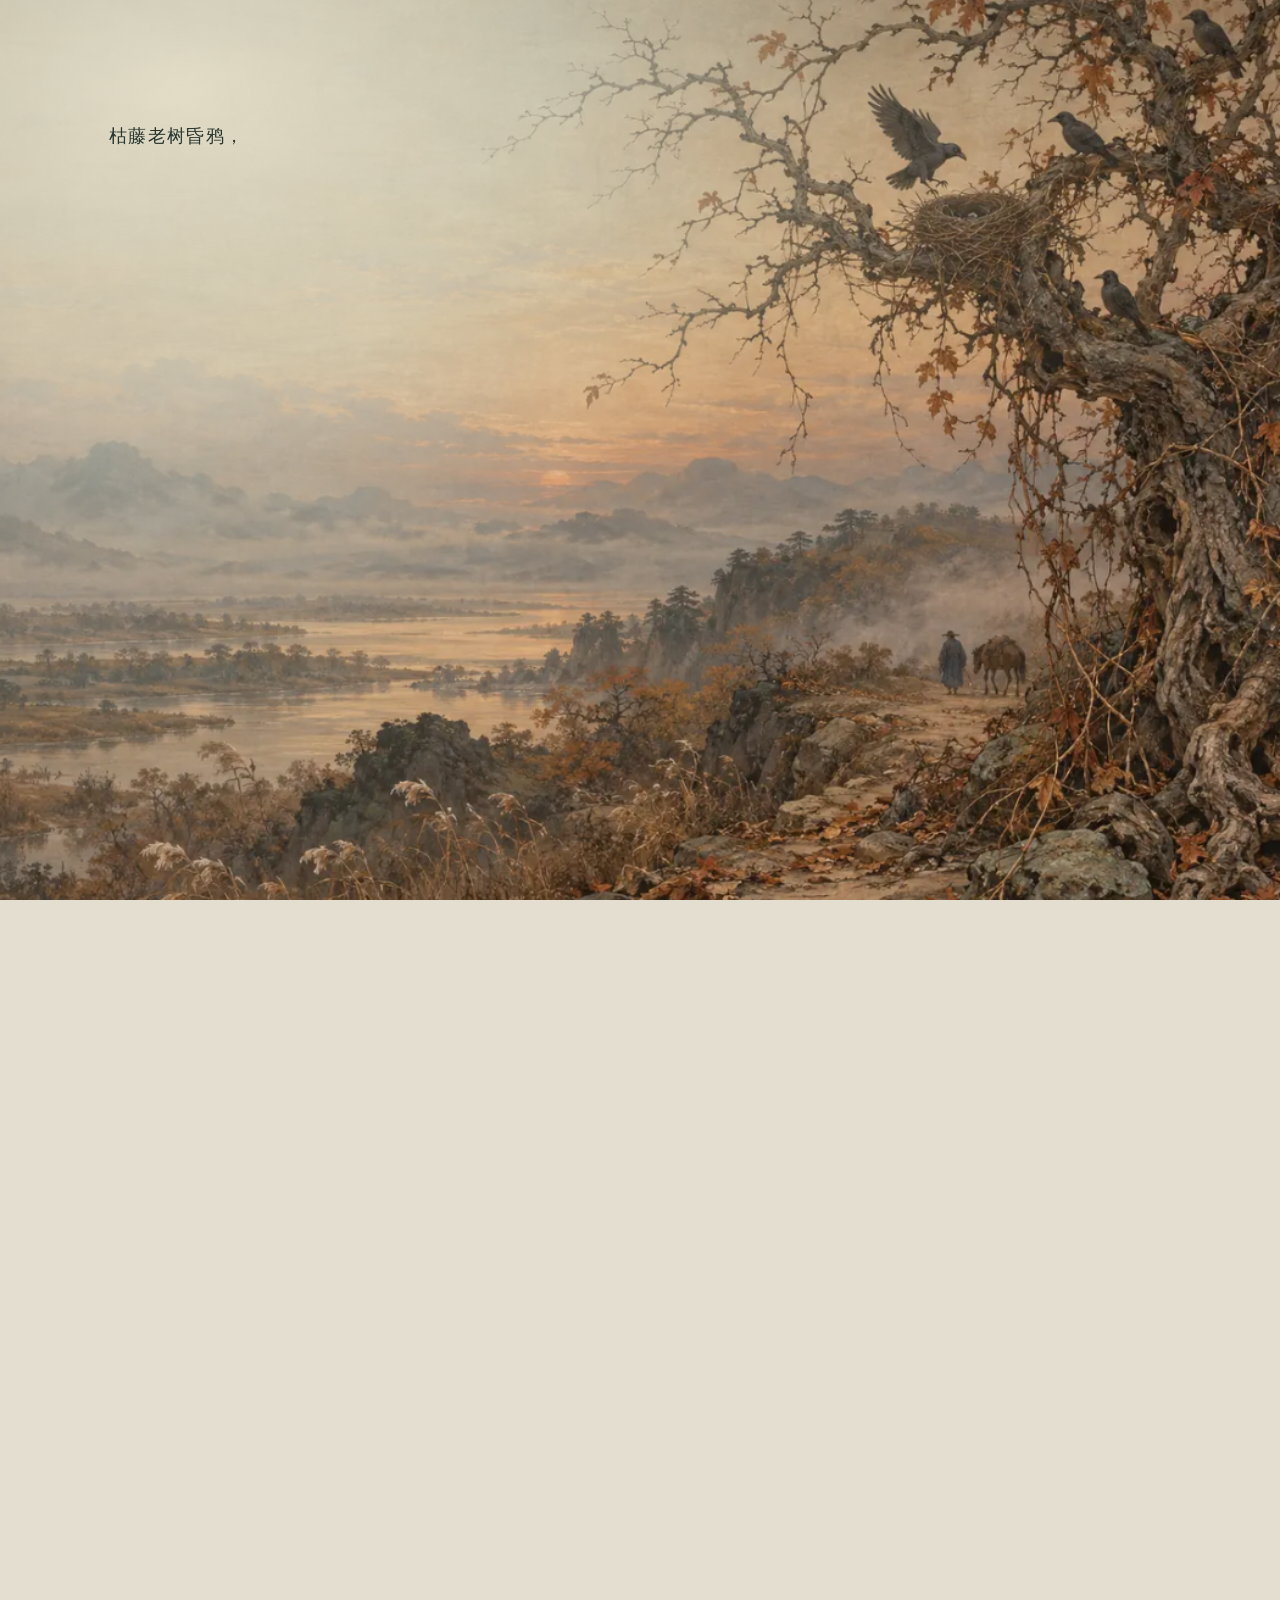
<file: tian-jing-sha-qiu-si/index.html>
<!doctype html>
<html lang="zh-CN">
<head>
<meta charset="UTF-8">
<meta name="viewport" content="width=device-width, initial-scale=1">
<meta name="theme-color" content="#e3ded0">
<meta name="description" content="马致远《天净沙·秋思》。6 幅画，完整原文。">
<link rel="icon" href="data:image/svg+xml,%3Csvg%20xmlns%3D%22http%3A%2F%2Fwww.w3.org%2F2000%2Fsvg%22%20viewBox%3D%220%200%2040%2040%22%3E%3Crect%20width%3D%2240%22%20height%3D%2240%22%20fill%3D%22%23e3ded0%22%2F%3E%3Ctext%20x%3D%2220%22%20y%3D%2229%22%20text-anchor%3D%22middle%22%20font-family%3D%22serif%22%20font-size%3D%2228%22%20fill%3D%22%23465346%22%3E%E7%A7%8B%3C%2Ftext%3E%3C%2Fsvg%3E">
<title>天净沙·秋思</title>
<script>if (!matchMedia('(prefers-reduced-motion: reduce)').matches && innerHeight >= 600) { document.documentElement.classList.add('motion-candidate'); setTimeout(() => document.documentElement.classList.remove('motion-candidate'), 3000); }</script>
<style>:root { color-scheme: light; --serif: "Songti SC", "Noto Serif CJK SC", "Source Han Serif SC", "STSong", "SimSun", serif; }
*, *::before, *::after { box-sizing: border-box; }
html { background: #e3ded0; }
body { margin: 0; font-family: var(--serif); -webkit-font-smoothing: antialiased; }
main { position: relative; z-index: 1; }
::selection { background: #98744960; }
.sr-only { position: absolute; width: 1px; height: 1px; padding: 0; margin: -1px; overflow: hidden; clip: rect(0,0,0,0); white-space: nowrap; border: 0; }
.scene { position: relative; isolation: isolate; width: 100%; height: 100svh; min-height: 720px; overflow: hidden; background: #e3ded0; }
.scene-frame { position: relative; width: 100%; height: 100%; min-height: inherit; overflow: hidden; isolation: isolate; }
.scene-image { display: block; position: absolute; inset: 0; width: 100%; height: 100%; object-fit: cover; object-position: var(--position, 50% 50%); z-index: -2; }
.scene-frame::after { content: ""; position: absolute; inset: 0; z-index: -1; pointer-events: none; background: linear-gradient(90deg, #ece4d565, #e8e1d420 38%, transparent 67%); }
.prose { position: absolute; left: 8.5%; top: 13%; width: min(630px, 47%); margin: 0; color: #26352e; font-size: clamp(17px, 1.38vw, 21px); font-weight: 400; line-height: 2.2; letter-spacing: .075em; text-wrap: pretty; text-shadow: 0 1px 12px #f0e8d850; }
.prose p { margin: 0; }
.prose p + p { margin-top: 20px; }
.prose:focus { outline: none; }
.dense .prose { font-size: clamp(16px, 1.28vw, 19px); }
.spoken { display: block; font-size: 1.24em; line-height: 2; }
.night { color-scheme: dark; background: #14201e; }
.night .scene-frame::after { background: linear-gradient(90deg, #0c19188c, #111f1c25 43%, transparent 72%); }
.night .prose { color: #f0e7d4; text-shadow: 0 2px 16px #08130ee0; }
.portal { display: block; position: absolute; z-index: 3; width: 92px; height: 92px; border-radius: 50%; transform: translate(-50%, -50%); cursor: zoom-in; -webkit-tap-highlight-color: transparent; }
.portal[hidden] { display: none; }
.portal::before, .portal::after { content: ""; position: absolute; top: 50%; left: 50%; transform: translate(-50%, -50%); border-radius: 50%; pointer-events: none; }
.portal::before { width: 27px; height: 27px; background: #ffd3980b; box-shadow: 0 0 16px #e7ad674d; }
.portal::after { width: 32px; height: 32px; border: 1px solid #bba477ad; animation: ember 3s ease-in-out infinite; }
.night .portal::after { border-color: #f8d1a16b; }
.portal:hover::after { border-color: #ffe0b8; background: #ffd7a417; }
.portal:focus-visible { outline: 1px solid #f9d09c; outline-offset: -15px; background: #edbf7920; }
@keyframes ember { 0%,100% { opacity: .35; transform: translate(-50%, -50%) scale(.75); } 50% { opacity: .9; transform: translate(-50%, -50%) scale(1.15); } }
#passage { position: fixed; inset: 0; z-index: 20; overflow: hidden; background: #101915; pointer-events: auto; }
#passage[hidden] { display: none; }
#passage img { position: absolute; display: block; max-width: none; object-fit: cover; will-change: transform, opacity; }
.passage-text { position: absolute; inset: 0; background: transparent; pointer-events: none; }
.motion-candidate:not(.motion) .scene:first-child .prose { opacity: 0; }
.motion .scene { height: calc(var(--screen, 100svh) * var(--distance, 2)); min-height: 0; overflow: visible; background: transparent; }
.motion .scene-frame { position: fixed; inset: 0; height: var(--screen, 100svh); min-height: 0; visibility: hidden; opacity: 0; }
.motion .scene-frame.is-present .scene-image { will-change: transform, filter; }
.motion .scene-frame.is-present .prose p { will-change: transform, opacity; }
.motion .scene-image { transform-origin: 50% 50%; backface-visibility: hidden; }
.motion .portal { transition: opacity .3s; }
#living-paintings { display: none; position: fixed; inset: 0; width: 100%; height: 100%; z-index: 0; pointer-events: none; }
.motion.has-living-paintings #living-paintings { display: block; }
.motion.has-living-paintings .scene-image { opacity: 0; will-change: auto; }
#mist { position: fixed; inset: 0; z-index: 12; pointer-events: none; opacity: 0; background: radial-gradient(ellipse at 43% 56%, #f4f0e7, #e4e8e3a0 52%, transparent 100%); }
@media (min-width: 1800px) { .prose { left: 11%; top: 15%; } }
@media (min-width: 601px) and (min-aspect-ratio: 4/5) {
  .soft-light .scene-frame::after { background: radial-gradient(ellipse at 14% 10%, #ede9d5dd, #e4e9d799 24%, #e4e9d726 46%, transparent 70%); }
}
@media (max-aspect-ratio: 4/5) {
  .scene-image { object-position: var(--mobile-position, 60% 50%); }
  .prose { left: 8%; top: 8%; width: 84%; }
  .scene-frame::after { background: linear-gradient(180deg, #eee5d9d9, #eee5d959 40%, transparent 64%); }
  .night .scene-frame::after { background: linear-gradient(180deg, #0c1918dd, #0c191878 38%, transparent 68%); }
  .mobile-bottom .prose { top: auto; bottom: 7%; }
  .night.mobile-bottom .scene-frame::after { background: linear-gradient(0deg, #0c1918eb, #0c1918a3 42%, transparent 72%); }
}
@media (max-width: 600px) {
  .scene { min-height: 740px; }
  .scene-image { object-position: var(--mobile-position, 60% 50%); }
  .prose { left: 8%; top: 7%; width: 84%; font-size: 16px; line-height: 2.12; letter-spacing: .035em; }
  .prose p + p { margin-top: 16px; }
  .dense .prose { font-size: 15px; line-height: 2.05; }
  .dense .prose p + p { margin-top: 13px; }
  .spoken { font-size: 1.22em; }
  .mobile-bottom .prose { top: auto; bottom: 7%; }
}
@media (prefers-reduced-motion: reduce) { *, *::before, *::after { animation: none !important; } }
@media print {
  body, .scene { color: black; background: white; }
  .scene, .motion .scene { height: auto; min-height: 0; overflow: visible; margin-bottom: 14px; }
  .scene-image, .scene-frame::after, .portal, #passage, #mist, #living-paintings { display: none !important; }
  .scene-frame, .motion .scene-frame { position: relative; inset: auto; height: auto; min-height: 0; opacity: 1 !important; visibility: visible !important; }
  .prose p { opacity: 1 !important; transform: none !important; filter: none !important; }
  .scene .prose { position: static; width: 100%; font-size: 13pt; color: black; text-shadow: none; letter-spacing: 0; line-height: 1.8; }
  .prose p + p { margin-top: 0; }
  .spoken { display: inline; font-size: inherit; }
}
</style>
</head>
<body>
<h1 class="sr-only">天净沙·秋思</h1>
<canvas id="living-paintings" aria-hidden="true"></canvas>
<main><section class="scene soft-light" id="vines" aria-label="枯藤老树昏鸦" data-distance="1.9" data-camera="1.055,1.025" data-weather="0.98,-0.12,0" data-fire="0.5,0.5" style="--position:50% 50%;--mobile-position:87% 50%">
  <div class="scene-frame">
    <img class="scene-image" src="./art/01-vines.webp" width="1536" height="1024" alt="秋暮古道旁，枯藤缠绕老树，昏鸦归栖；远处旅人与瘦马沿山路缓行。" fetchpriority="high" decoding="async">
    <div class="prose" tabindex="-1"><p>枯藤老树昏鸦，</p></div>
    
  </div>
</section>
<section class="scene soft-light" id="bridge" aria-label="小桥流水人家" data-distance="1.9" data-camera="1.025,1.075" data-weather="0.62,-0.05,0.035" data-fire="0.72,0.56" style="--position:50% 50%;--mobile-position:82% 50%">
  <div class="scene-frame">
    <img class="scene-image" src="./art/02-bridge.webp" width="1536" height="1024" alt="小木桥横跨秋日溪水，桥后人家亮起暖灯，炊烟和水影透出归家的安宁。" loading="lazy" decoding="async">
    <div class="prose" tabindex="-1"><p>小桥流水人家，</p></div>
    
  </div>
</section>
<section class="scene soft-light" id="road" aria-label="古道西风" data-distance="1.9" data-camera="1.025,1.085" data-weather="0.98,-0.26,0" data-fire="0.5,0.5" style="--position:50% 50%;--mobile-position:80% 50%">
  <div class="scene-frame">
    <img class="scene-image" src="./art/03-road.webp" width="1536" height="1024" alt="西风吹动枯草与黄叶，古道伸向远山，身着旧蓝衣的旅人牵着一匹瘦马。" loading="lazy" decoding="async">
    <div class="prose" tabindex="-1"><p>古道西风</p></div>
    <a class="portal" href="#horse" data-x="0.77" data-y="0.54" aria-label="点击古道上的瘦马，走近行旅的疲惫" hidden></a>
  </div>
</section>
<section class="scene soft-light" id="horse" aria-label="瘦马" data-distance="1.9" data-camera="1.075,1.025" data-weather="0.98,-0.12,0" data-fire="0.5,0.5" style="--position:50% 50%;--mobile-position:88% 50%">
  <div class="scene-frame">
    <img class="scene-image" src="./art/04-horse.webp" width="1536" height="1024" alt="近看古道旁的瘦马、旧鞍与布包，旅人握着缰绳，落叶静静伏在蹄边。" loading="lazy" decoding="async">
    <div class="prose" tabindex="-1"><p>瘦马。</p></div>
    
  </div>
</section>
<section class="scene" id="sunset" aria-label="夕阳西下" data-distance="1.9" data-camera="1.07,1.025" data-weather="0.98,-0.06,0" data-fire="0.5,0.5" style="--position:50% 50%;--mobile-position:75% 50%">
  <div class="scene-frame">
    <img class="scene-image" src="./art/05-sunset.webp" width="1536" height="1024" alt="夕阳沉向遥远的山际，秋野古道上的旅人与马化成渺小背影，天地渐入暮色。" loading="lazy" decoding="async">
    <div class="prose" tabindex="-1"><p>夕阳西下，</p></div>
    <a class="portal" href="#writing" data-x="0.78" data-y="0.71" aria-label="点击暮色中的归路，进入马致远写作时的心境" hidden></a>
  </div>
</section>
<section class="scene night" id="writing" aria-label="断肠人在天涯" data-distance="2.2" data-camera="1.025,1.07" data-weather="0.98,0,0.045" data-fire="0.77,0.64" style="--position:50% 50%;--mobile-position:83% 50%">
  <div class="scene-frame">
    <img class="scene-image" src="./art/06-writing.webp" width="1536" height="1024" alt="想象中的马致远在客舍孤灯前停笔，窗外瘦马、古道与远山沉入暮色，乡愁落在纸边。" loading="lazy" decoding="async">
    <div class="prose" tabindex="-1"><p><span class="spoken">断肠人在天涯。</span></p></div>
    
  </div>
</section></main>
<div id="mist" aria-hidden="true"></div>
<div id="passage" aria-hidden="true" hidden></div>
<script>// Animate the existing paintings; the original images remain the readable fallback.
function createLivingPaintings(scenes) {
  const canvas = document.getElementById('living-paintings');
  const root = document.documentElement;
  let gl;
  try {
    gl = canvas.getContext('webgl', { alpha: false, antialias: false, depth: false, powerPreference: 'low-power' });
  } catch { return null; }
  if (!gl) return null;
  let failed = false;
  let lastDraw = -100;
  let ready = false;
  let quality = 1;
  let slowFrames = 0;
  const textures = new Map();
  const uniforms = {};
  const shaders = [];
  let program;
  let buffer;
  const weather = scenes.map(scene => scene.element.dataset.weather.split(',').map(Number));
  const fire = scenes.map(scene => scene.element.dataset.fire.split(',').map(Number));
  const vertex = `
    attribute vec2 aPosition;
    varying vec2 vScreen;
    void main() {
      vScreen = vec2(aPosition.x * .5 + .5, .5 - aPosition.y * .5);
      gl_Position = vec4(aPosition, 0., 1.);
    }
  `;
  const fragment = `
    #ifdef GL_FRAGMENT_PRECISION_HIGH
    precision highp float;
    #else
    precision mediump float;
    #endif
    varying vec2 vScreen;
    uniform sampler2D uImageA, uImageB;
    uniform vec4 uCropA, uCropB;
    uniform vec3 uCameraA, uCameraB, uWeatherA, uWeatherB;
    uniform vec2 uFireA, uFireB, uSize;
    uniform float uTime, uBlend, uIndexA, uIndexB;

    float hash(vec2 p) {
      p = fract(mod(p, 127.) * vec2(123.34, 345.45));
      p += dot(p, p + 34.345);
      return fract(p.x * p.y);
    }
    float noise(vec2 p) {
      vec2 cell = floor(p), f = fract(p);
      f = f * f * (3. - 2. * f);
      return mix(mix(hash(cell), hash(cell + vec2(1.,0.)), f.x),
                 mix(hash(cell + vec2(0.,1.)), hash(cell + vec2(1.,1.)), f.x), f.y);
    }
    float cloud(vec2 p) {
      return noise(p) * .65 + noise(p * 2.13 + 7.2) * .35;
    }
    vec2 imageUV(vec4 crop, vec3 camera) {
      vec2 screen = (vScreen - .5 - camera.yz) / camera.x + .5;
      return (screen - crop.xy) / crop.zw;
    }
    float pollen(vec2 p, float density, float speed, float seed) {
      p.x *= uSize.x / uSize.y;
      p *= density;
      p += vec2(uTime * speed * .27, -uTime * speed) + seed;
      vec2 cell = floor(p), f = fract(p);
      vec2 center = .18 + .64 * vec2(hash(cell + seed), hash(cell + 91.7));
      center.x += sin(uTime * .5 + hash(cell) * 6.28) * .065;
      float radius = .014 + hash(cell + 31.2) * .019;
      float distance = length((f - center) * vec2(1., .78));
      return (1. - smoothstep(radius * .35, radius * 1.9, distance))
        * step(.76, hash(cell + 48.3)) * (.25 + hash(cell + 22.1) * .5);
    }
    float rainfall(vec2 p) {
      p.x = p.x * uSize.x / uSize.y + p.y * .19;
      p *= vec2(125., 5.);
      p.y -= uTime * 5.5;
      vec2 cell = floor(p), f = fract(p);
      float seed = hash(cell);
      float line = 1. - smoothstep(.005, .055, abs(f.x - (.15 + seed * .7)));
      float length = smoothstep(.08,.20,f.y) * (1. - smoothstep(.42,.94,f.y));
      return line * length * step(.48,seed);
    }
    vec3 painting(sampler2D image, vec4 crop, vec3 camera, vec3 climate, vec2 fire, float index, float direction) {
      vec2 uv = imageUV(crop, camera);
      float water = smoothstep(climate.x, climate.x + .14, uv.y);
      float ripple = sin(uv.y * 145. - uTime * .62) * .00052
                   + sin(uv.y * 267. + uTime * .37) * .00024;
      ripple *= 1. + max(0., climate.y) * 2.;
      float breath = (noise(vec2(uv.y * 38., uTime * .18)) - .5) * (.00034 + max(0.,-climate.y) * .001);
      // Strong autumn wind subtly moves the upper painting; prose stays steady.
      float wind = max(0., -climate.y - .23) * 8.;
      breath += sin(uTime * .95 + uv.y * 9.) * wind * .001 * (1. - smoothstep(.35,.95,uv.y));
      float passing = sin(uBlend * 3.141593);
      vec2 drift = vec2(cloud(vScreen * vec2(3., 9.) + vec2(uTime * .02, 0.)) - .5,
                        sin(vScreen.x * 7. + uTime * .15) * .2);
      vec2 moving = uv + vec2(breath + ripple * water, 0.) + drift * passing * .009 * direction;
      vec3 color = texture2D(image, clamp(moving, .001, .999)).rgb;
      vec2 ember = (uv - fire) / vec2(.046, .065);
      float pulse = .55 + sin(uTime * 2.7) * .18 + sin(uTime * 6.3 + 1.1) * .10;
      color += vec3(1., .39, .07) * exp(-dot(ember, ember) * 1.4) * climate.z * pulse;
      if (climate.y > 0.) color = mix(color, vec3(.68,.72,.70), rainfall(vScreen) * climate.y * .21);
      if (climate.y < 0.) {
        float dust = pollen(vScreen, 11., .06, 3.1) + pollen(vScreen, 23., .04, 16.4) * .35;
        color = mix(color, vec3(.91,.85,.63), clamp(dust * -climate.y, 0., .16));
      }
      return color;
    }
    void main() {
      vec3 color = painting(uImageA, uCropA, uCameraA, uWeatherA, uFireA, uIndexA, 1.);
      if (uBlend > .0001) {
        vec3 next = painting(uImageB, uCropB, uCameraB, uWeatherB, uFireB, uIndexB, -1.);
        // The dissolve follows long, fine bands of mist instead of a flat fade.
        float grain = cloud(vScreen * vec2(2.5, 23.) + vec2(uTime * .01, 0.));
        float threshold = .37 + grain * .26;
        float dissolve = smoothstep(threshold - .24, threshold + .24, uBlend);
        color = mix(color, next, dissolve);
      }
      color += (hash(floor(vScreen * uSize) + mod(floor(uTime * 8.), 97.)) - .5) * .002;
      gl_FragColor = vec4(color, 1.);
    }
  `;
  function disable() {
    if (failed) return;
    failed = true;
    root.classList.remove('has-living-paintings');
    for (const texture of textures.values()) gl.deleteTexture(texture);
    if (buffer) gl.deleteBuffer(buffer);
    if (program) gl.deleteProgram(program);
    shaders.forEach(shader => gl.deleteShader(shader));
  }
  canvas.addEventListener('webglcontextlost', event => { event.preventDefault(); disable(); });
  try {
    program = gl.createProgram();
    for (const [type, source] of [[gl.VERTEX_SHADER, vertex], [gl.FRAGMENT_SHADER, fragment]]) {
      const shader = gl.createShader(type);
      shaders.push(shader);
      gl.shaderSource(shader, source);
      gl.compileShader(shader);
      if (!gl.getShaderParameter(shader, gl.COMPILE_STATUS)) throw new Error('Painting shader unavailable');
      gl.attachShader(program, shader);
    }
    gl.linkProgram(program);
    if (!gl.getProgramParameter(program, gl.LINK_STATUS)) throw new Error('Painting program unavailable');
    gl.useProgram(program);
    buffer = gl.createBuffer();
    gl.bindBuffer(gl.ARRAY_BUFFER, buffer);
    gl.bufferData(gl.ARRAY_BUFFER, new Float32Array([-1,-1, 1,-1, -1,1, -1,1, 1,-1, 1,1]), gl.STATIC_DRAW);
    const position = gl.getAttribLocation(program, 'aPosition');
    gl.enableVertexAttribArray(position);
    gl.vertexAttribPointer(position, 2, gl.FLOAT, false, 0, 0);
    for (const name of ['ImageA','ImageB','CropA','CropB','CameraA','CameraB','WeatherA','WeatherB','FireA','FireB','Size','Time','Blend','IndexA','IndexB']) {
      uniforms[name] = gl.getUniformLocation(program, 'u' + name);
    }
    gl.uniform1i(uniforms.ImageA, 0);
    gl.uniform1i(uniforms.ImageB, 1);
  } catch { disable(); return null; }

  function resize() {
    if (failed) return;
    const ratio = Math.min(devicePixelRatio || 1, 1.5, Math.sqrt(1800000 / (innerWidth * innerHeight))) * quality;
    canvas.width = Math.round(innerWidth * ratio);
    canvas.height = Math.round(innerHeight * ratio);
    gl.viewport(0, 0, canvas.width, canvas.height);
    gl.uniform2f(uniforms.Size, canvas.width, canvas.height);
    lastDraw = -100;
  }
  function textureFor(scene) {
    if (textures.has(scene.index)) return textures.get(scene.index);
    if (!scene.photo.complete || !scene.photo.naturalWidth) return null;
    const texture = gl.createTexture();
    gl.bindTexture(gl.TEXTURE_2D, texture);
    gl.texParameteri(gl.TEXTURE_2D, gl.TEXTURE_WRAP_S, gl.CLAMP_TO_EDGE);
    gl.texParameteri(gl.TEXTURE_2D, gl.TEXTURE_WRAP_T, gl.CLAMP_TO_EDGE);
    gl.texParameteri(gl.TEXTURE_2D, gl.TEXTURE_MIN_FILTER, gl.LINEAR);
    gl.texParameteri(gl.TEXTURE_2D, gl.TEXTURE_MAG_FILTER, gl.LINEAR);
    gl.texImage2D(gl.TEXTURE_2D, 0, gl.RGBA, gl.RGBA, gl.UNSIGNED_BYTE, scene.photo);
    textures.set(scene.index, texture);
    return texture;
  }
  function bind(scene, suffix, slot, texture) {
    gl.activeTexture(gl.TEXTURE0 + slot);
    gl.bindTexture(gl.TEXTURE_2D, texture);
    const crop = scene.crop;
    gl.uniform4f(uniforms['Crop' + suffix], crop.x, crop.y, crop.width, crop.height);
    gl.uniform3f(uniforms['Camera' + suffix], scene.pose.scale, scene.pose.x / scene.width, scene.pose.y / scene.height);
    gl.uniform3fv(uniforms['Weather' + suffix], weather[scene.index]);
    gl.uniform2fv(uniforms['Fire' + suffix], fire[scene.index]);
    gl.uniform1f(uniforms['Index' + suffix], scene.index);
  }
  return {
    get healthy() { return !failed; },
    resize,
    draw(index, blend, time, force = false) {
      if (failed || (!force && time - lastDraw < 32)) return;
      if (ready && !force) {
        slowFrames = time - lastDraw > 75 ? slowFrames + 1 : Math.max(0, slowFrames - 1);
        if (slowFrames >= 10 && quality > .65) {
          quality = Math.max(.65, quality * .82);
          slowFrames = 0;
          resize();
        }
      }
      const a = scenes[index], b = scenes[Math.min(index + 1, scenes.length - 1)];
      try {
        const textureA = textureFor(a), textureB = textureFor(b);
        if (!textureA || !a.crop) return;
        if (blend > 0 && (!textureB || !b.crop)) {
          root.classList.remove('has-living-paintings');
          return;
        }
        bind(a, 'A', 0, textureA);
        bind(textureB && b.crop ? b : a, 'B', 1, textureB || textureA);
        gl.uniform1f(uniforms.Time, time / 1000);
        gl.uniform1f(uniforms.Blend, blend);
        gl.drawArrays(gl.TRIANGLES, 0, 6);
        // Keep GPU memory bounded as longer works pass through their paintings.
        for (const [key, texture] of textures) {
          if (textures.size <= 4) break;
          if (key !== a.index && key !== b.index) { gl.deleteTexture(texture); textures.delete(key); }
        }
        if (!ready && gl.getError() !== gl.NO_ERROR) { disable(); return; }
        ready = true;
        lastDraw = time;
        root.classList.add('has-living-paintings');
      } catch { disable(); }
    }
  };
}

(() => {
  'use strict';
  const root = document.documentElement;
  const passage = document.getElementById('passage');
  const mist = document.getElementById('mist');
  const reducedMotion = matchMedia('(prefers-reduced-motion: reduce)');
  const printMedia = matchMedia('print');
  const finePointer = matchMedia('(hover: hover) and (pointer: fine)');
  const elements = [...document.querySelectorAll('.scene')];
  const distances = elements.map(element => Number(element.dataset.distance));
  const camera = elements.map(element => element.dataset.camera.split(',').map(Number));
  const scenes = elements.map((element, index) => ({
    element, index, frame: element.querySelector('.scene-frame'), photo: element.querySelector('.scene-image'),
    prose: element.querySelector('.prose'), paragraphs: [...element.querySelectorAll('.prose > p')],
    portal: element.querySelector('.portal'), start: 0, span: 0, width: 0, height: 0, point: null,
    pose: { scale: 1, x: 0, y: 0 }
  }));
  const byId = new Map(scenes.map(scene => [scene.element.id, scene]));
  const clamp = value => Math.max(0, Math.min(1, value));
  const smooth = value => { const x = clamp(value); return x * x * (3 - 2 * x); };
  const set = (element, property, value) => { if (element.style[property] !== value) element.style[property] = value; };
  let enabled = false;
  let initialized = false;
  let screenHeight = innerHeight;
  let virtualY = scrollY;
  let frameRequest = 0;
  let lastTick = 0;
  let introAt = 0;
  let flight = null;
  let dominant = 0;
  let paintings = null;
  let paintingRequested = false;
  let preparedIndex = -1;
  const pointer = { x: 0, y: 0, targetX: 0, targetY: 0 };

  function getLocation(y = virtualY) {
    let index = 0;
    for (const scene of scenes) if (y >= scene.start) index = scene.index;
    const scene = scenes[index];
    return { index, ratio: (y - scene.start) / Math.max(scene.span, 1) };
  }
  function measure() {
    screenHeight = innerHeight;
    root.style.setProperty('--screen', screenHeight + 'px');
    for (const scene of scenes) {
      scene.start = scene.element.offsetTop;
      scene.span = scene.element.offsetHeight;
      scene.width = scene.frame.clientWidth;
      scene.height = scene.frame.clientHeight;
      const photo = scene.photo;
      if (photo.naturalWidth && scene.width && scene.height) {
        const scale = Math.max(scene.width / photo.naturalWidth, scene.height / photo.naturalHeight);
        const position = getComputedStyle(photo).objectPosition.split(' ').map(value => parseFloat(value) / 100);
        scene.crop = {
          x: (1 - photo.naturalWidth * scale / scene.width) * position[0],
          y: (1 - photo.naturalHeight * scale / scene.height) * position[1],
          width: photo.naturalWidth * scale / scene.width,
          height: photo.naturalHeight * scale / scene.height
        };
        if (scene.portal) scene.point = {
          x: scene.crop.x * scene.width + photo.naturalWidth * scale * Number(scene.portal.dataset.x),
          y: scene.crop.y * scene.height + photo.naturalHeight * scale * Number(scene.portal.dataset.y)
        };
      }
      placePortal(scene);
    }
    paintings?.resize();
  }
  function placePortal(scene) {
    if (!scene.portal || !scene.point) return;
    const pose = enabled ? scene.pose : { scale: 1, x: 0, y: 0 };
    const x = scene.width / 2 + (scene.point.x - scene.width / 2) * pose.scale + pose.x;
    const y = scene.height / 2 + (scene.point.y - scene.height / 2) * pose.scale + pose.y;
    set(scene.portal, 'left', x.toFixed(2) + 'px');
    set(scene.portal, 'top', y.toFixed(2) + 'px');
    scene.portal.hidden = x < 0 || y < 0 || x > scene.width || y > scene.height;
  }
  function paintScene(scene, y, entry, blend, now, landing = false) {
    const local = (y - scene.start) / Math.max(scene.span, 1);
    const hold = smooth(local / .76);
    const exit = smooth((local - .62) / .24);
    const [from, to] = camera[scene.index];
    const pointerX = landing ? 0 : pointer.x;
    const pointerY = landing ? 0 : pointer.y;
    const scale = from + (to - from) * hold + Math.max(0, blend) * .035;
    const pan = (value, size) => {
      const margin = Math.max(0, (scale - 1) * size / 2 - 3);
      return Math.max(-margin, Math.min(margin, value));
    };
    scene.pose = {
      scale,
      x: pan(pointerX * 12 + (hold - .5) * (scene.index % 2 ? 6 : -6), scene.width),
      y: pan(pointerY * 8 + (hold - .5) * -10, scene.height)
    };
    const { x, y: panY } = scene.pose;
    set(scene.photo, 'transform', `translate3d(${x.toFixed(3)}px,${panY.toFixed(3)}px,0) scale(${scale.toFixed(5)})`);
    const blur = ((1 - entry) * 2 + blend * 1.5) * (innerWidth < 700 ? .55 : 1);
    set(scene.photo, 'filter', blur > .02 ? `blur(${blur.toFixed(2)}px)` : 'none');
    let phase = (y - scene.start) / screenHeight;
    if (scene.index === 0 && introAt && !landing) phase += -.10 + smooth((now - introAt) / 1300) * .32;
    scene.paragraphs.forEach((paragraph, index) => {
      const appearance = smooth((phase + .10 - index * .07) / .22);
      const opacity = appearance * (1 - exit);
      set(paragraph, 'opacity', opacity.toFixed(4));
      set(paragraph, 'transform', `translate3d(0,${((1 - appearance) * 14 - exit * 6).toFixed(2)}px,0)`);
      const fuzz = (1 - appearance) * 1.8 + exit;
      set(paragraph, 'filter', fuzz > .04 ? `blur(${fuzz.toFixed(2)}px)` : 'none');
    });
    if (scene.portal) {
      placePortal(scene);
      const interactive = entry > .96 && exit < .15;
      set(scene.portal, 'opacity', interactive ? '1' : '0');
      set(scene.portal, 'pointerEvents', interactive ? 'auto' : 'none');
      scene.portal.tabIndex = interactive ? 0 : -1;
    }
  }
  function render(now = performance.now(), force = false) {
    if (!enabled || (flight?.staging && !flight.landed)) return;
    const { index, ratio } = getLocation();
    if (index !== preparedIndex) {
      preparedIndex = index;
      // Decode the next paintings during the reading pause, before their dissolve starts.
      Promise.allSettled(scenes.slice(Math.max(0, index - 1), index + 3).map(scene => scene.photo.decode())).then(schedule);
    }
    const blend = index < scenes.length - 1 ? smooth((ratio - .76) / .24) : 0;
    dominant = blend > .6 ? index + 1 : index;
    for (const scene of scenes) {
      const current = scene.index === index;
      const incoming = scene.index === index + 1 && blend > .0001;
      const visible = current || incoming;
      set(scene.frame, 'visibility', visible ? 'visible' : 'hidden');
      set(scene.frame, 'opacity', current ? '1' : incoming ? blend.toFixed(5) : '0');
      scene.frame.classList.toggle('is-present', visible);
      scene.frame.inert = scene.index !== dominant;
      if (visible) paintScene(scene, virtualY, current ? 1 : blend, current ? blend : 0, now);
    }
    paintings?.draw(index, blend, now, force);
    const haze = Math.sin(blend * Math.PI) * (scenes[index].element.classList.contains('night') ? .018 : .05);
    set(mist, 'opacity', haze.toFixed(4));
  }
  function tick(now) {
    frameRequest = 0;
    if (!enabled || (flight?.staging && !flight.landed)) return;
    const delta = Math.min(100, lastTick ? now - lastTick : 16);
    lastTick = now;
    virtualY += (scrollY - virtualY) * (1 - Math.exp(-delta / 78));
    pointer.x += (pointer.targetX - pointer.x) * (1 - Math.exp(-delta / 120));
    pointer.y += (pointer.targetY - pointer.y) * (1 - Math.exp(-delta / 120));
    if (Math.abs(scrollY - virtualY) < .08) virtualY = scrollY;
    render(now);
    if (paintings?.healthy || Math.abs(scrollY - virtualY) > .08 || Math.abs(pointer.x - pointer.targetX) > .001 || Math.abs(pointer.y - pointer.targetY) > .001 || (introAt && now - introAt < 1400)) schedule();
  }
  function schedule() {
    if (enabled && !frameRequest && !document.hidden) frameRequest = requestAnimationFrame(tick);
  }
  function synchronize() { virtualY = scrollY; lastTick = 0; render(performance.now(), true); schedule(); }
  function goTo(scene, updateHistory = false, focus = false) {
    scenes.forEach(item => item.paragraphs.forEach(paragraph => paragraph.getAnimations().forEach(animation => animation.cancel())));
    const top = enabled ? scene.start + screenHeight * .38 : scene.element.offsetTop;
    if (updateHistory && location.hash !== '#' + scene.element.id) history.pushState(null, '', '#' + scene.element.id);
    window.scrollTo({ top, behavior: 'instant' });
    if (enabled) synchronize();
    if (focus) scene.prose.focus({ preventScroll: true });
  }
  function resetScene(scene) {
    scene.frame.removeAttribute('style');
    scene.frame.classList.remove('is-present');
    scene.frame.inert = false;
    scene.photo.style.removeProperty('transform');
    scene.photo.style.removeProperty('filter');
    scene.paragraphs.forEach(paragraph => {
      paragraph.getAnimations().forEach(animation => animation.cancel());
      paragraph.removeAttribute('style');
    });
    if (scene.portal) {
      scene.portal.style.removeProperty('opacity');
      scene.portal.style.removeProperty('pointer-events');
      scene.portal.tabIndex = 0;
    }
  }
  function shouldAnimate() { return !reducedMotion.matches && !printMedia.matches && innerHeight >= 600; }
  function preparePaintings(delay) {
    if (paintings || paintingRequested) return;
    paintingRequested = true;
    // Let the first image and its prose appear before compiling the graphics effect.
    setTimeout(() => {
      if (!enabled || document.hidden) { paintingRequested = false; return; }
      paintings = createLivingPaintings(scenes);
      paintings?.resize();
      synchronize();
    }, delay);
  }
  function updateMode(initial = false) {
    const next = shouldAnimate();
    const restore = enabled ? scenes[dominant] : scenes.reduce((last, scene) => scene.element.getBoundingClientRect().top <= innerHeight * .45 ? scene : last, scenes[0]);
    cancelFlight();
    enabled = next;
    root.classList.toggle('motion', enabled);
    root.classList.remove('motion-candidate');
    if (!enabled) {
      cancelAnimationFrame(frameRequest);
      frameRequest = 0;
      scenes.forEach(resetScene);
      set(mist, 'opacity', '0');
    }
    measure();
    if (initial) introAt = performance.now();
    const requested = byId.get(location.hash.slice(1));
    if (initial && requested) goTo(requested);
    else if (!initial && !printMedia.matches) goTo(restore);
    else synchronize();
    if (enabled) preparePaintings(initial && !requested ? 1500 : 100);
  }
  function clearPassage() {
    passage.hidden = true;
    passage.replaceChildren();
    passage.getAnimations().forEach(animation => animation.cancel());
    document.body.removeAttribute('data-transitioning');
  }
  function cancelFlight() {
    if (!flight) return;
    const token = flight;
    flight = null;
    token.animations.forEach(animation => animation.cancel());
    clearPassage();
    token.source.portal.focus({ preventScroll: true });
    synchronize();
  }
  function stagePhoto(photo) {
    const box = photo.getBoundingClientRect();
    const image = document.createElement('img');
    image.src = photo.currentSrc || photo.src;
    image.alt = '';
    Object.assign(image.style, {
      left: box.left + 'px', top: box.top + 'px', width: box.width + 'px', height: box.height + 'px',
      objectPosition: getComputedStyle(photo).objectPosition
    });
    return { image, box };
  }
  function stageText(scene) {
    const layer = document.createElement('div');
    layer.className = scene.element.className.replace('scene', 'passage-text');
    const prose = scene.prose.cloneNode(true);
    [...prose.children].forEach((paragraph, index) => {
      const current = getComputedStyle(scene.paragraphs[index]);
      Object.assign(paragraph.style, { opacity: current.opacity, transform: current.transform, filter: current.filter });
    });
    const box = scene.prose.getBoundingClientRect();
    Object.assign(prose.style, {
      left: box.left + 'px', top: box.top + 'px', right: 'auto', bottom: 'auto',
      width: box.width + 'px', height: box.height + 'px'
    });
    prose.removeAttribute('tabindex');
    layer.append(prose);
    return layer;
  }
  async function enter(source) {
    if (flight) return;
    const destination = byId.get(source.portal.hash.slice(1));
    if (!destination) return;
    const token = { source, destination, animations: [], staging: false, landed: false };
    flight = token;
    try {
      destination.photo.loading = 'eager';
      await destination.photo.decode();
      if (flight !== token) return;
      if (reducedMotion.matches || !Element.prototype.animate) {
        goTo(destination, true, true);
        flight = null;
        return;
      }
      const hotspot = source.portal.getBoundingClientRect();
      const x = hotspot.left + hotspot.width / 2;
      const y = hotspot.top + hotspot.height / 2;
      const leaving = stagePhoto(source.photo);
      const words = stageText(source);
      if (enabled) paintScene(destination, destination.start + screenHeight * .38, 1, 0, performance.now(), true);
      const entering = stagePhoto(destination.photo);
      if (!enabled) entering.image.style.top = '0px';
      leaving.image.style.transformOrigin = `${x - leaving.box.left}px ${y - leaving.box.top}px`;
      entering.image.style.opacity = '0';
      passage.replaceChildren(leaving.image, entering.image, words);
      passage.hidden = false;
      token.staging = true;
      document.body.dataset.transitioning = 'true';
      const translate = `translate(${innerWidth / 2 - x}px, ${innerHeight / 2 - y}px)`;
      token.animations.push(words.animate([
        { opacity: 1, transform: 'translateY(0)' },
        { opacity: 0, transform: 'translateY(-7px)' }
      ], { duration: 260, easing: 'ease-out', fill: 'forwards' }));
      token.animations.push(leaving.image.animate([
        { transform: 'translate(0,0) scale(1)', opacity: 1, filter: 'blur(0px)' },
        { transform: translate + ' scale(4.4)', opacity: 0, filter: 'blur(3px)' }
      ], { duration: 1250, easing: 'cubic-bezier(.4,0,.1,1)', fill: 'forwards' }));
      token.animations.push(entering.image.animate([
        { transform: 'scale(1.15)', opacity: 0, filter: 'blur(3px)' },
        { transform: 'scale(1)', opacity: 1, filter: 'blur(0px)' }
      ], { duration: 900, delay: 350, easing: 'cubic-bezier(.2,.6,.2,1)', fill: 'forwards' }));
      await Promise.allSettled(token.animations.map(animation => animation.finished));
      if (flight !== token) return;
      token.landed = true;
      pointer.x = pointer.y = pointer.targetX = pointer.targetY = 0;
      goTo(destination, true, true);
      if (enabled) destination.paragraphs.forEach((paragraph, index) => {
        token.animations.push(paragraph.animate([
          { opacity: 0, transform: 'translateY(12px)', filter: 'blur(1.8px)' },
          { opacity: 1, transform: 'translateY(0)', filter: 'blur(0px)' }
        ], { duration: 520, delay: index * 90, easing: 'cubic-bezier(.2,.6,.2,1)', fill: 'backwards' }));
      });
      const reveal = passage.animate([{ opacity: 1 }, { opacity: 0 }], { duration: 240, fill: 'forwards' });
      token.animations.push(reveal);
      await reveal.finished.catch(() => {});
      if (flight !== token) return;
      flight = null;
      clearPassage();
      schedule();
    } catch {
      if (flight !== token) return;
      flight = null;
      clearPassage();
      goTo(destination, true, true);
    }
  }

  scenes.forEach(scene => {
    scene.element.style.setProperty('--distance', distances[scene.index]);
    scene.photo.loading = 'eager';
    scene.photo.addEventListener('load', () => { measure(); schedule(); });
    if (scene.portal) scene.portal.addEventListener('click', event => {
      if (event.metaKey || event.ctrlKey || event.shiftKey || event.altKey) return;
      event.preventDefault();
      enter(scene);
    });
  });
  window.addEventListener('scroll', schedule, { passive: true });
  window.addEventListener('pointermove', event => {
    if (!enabled || !finePointer.matches || event.pointerType === 'touch' || flight) return;
    pointer.targetX = (event.clientX / innerWidth - .5) * 2;
    pointer.targetY = (event.clientY / innerHeight - .5) * 2;
    schedule();
  }, { passive: true });
  document.documentElement.addEventListener('pointerleave', () => {
    pointer.targetX = pointer.targetY = 0;
    schedule();
  });
  window.addEventListener('resize', () => {
    if (!initialized) return;
    const locationBefore = getLocation();
    cancelFlight();
    if (enabled !== shouldAnimate()) { updateMode(); return; }
    measure();
    if (enabled) window.scrollTo({ top: scenes[locationBefore.index].start + scenes[locationBefore.index].span * locationBefore.ratio, behavior: 'instant' });
    synchronize();
  }, { passive: true });
  reducedMotion.addEventListener('change', () => updateMode());
  printMedia.addEventListener('change', () => updateMode());
  document.addEventListener('keydown', event => {
    if (!flight) return;
    if (event.key === 'Escape') { event.preventDefault(); cancelFlight(); }
    else if (['ArrowDown','ArrowUp','PageDown','PageUp','Home','End',' '].includes(event.key)) event.preventDefault();
  });
  const holdScroll = event => { if (flight?.staging) event.preventDefault(); };
  document.addEventListener('wheel', holdScroll, { passive: false });
  document.addEventListener('touchmove', holdScroll, { passive: false });
  window.addEventListener('popstate', () => {
    cancelFlight();
    const target = byId.get(location.hash.slice(1));
    if (target) goTo(target, false, true);
  });
  window.addEventListener('hashchange', () => {
    if (!initialized || flight) return;
    const target = byId.get(location.hash.slice(1));
    if (target) goTo(target);
  });
  document.addEventListener('visibilitychange', () => {
    if (document.hidden) { cancelAnimationFrame(frameRequest); frameRequest = 0; }
    else { lastTick = 0; if (enabled) preparePaintings(100); schedule(); }
  });
  const initialScene = byId.get(location.hash.slice(1)) || scenes[0];
  const initialPhotos = new Set([...scenes.slice(0,2), ...scenes.slice(initialScene.index, initialScene.index + 2)]);
  Promise.allSettled([...initialPhotos].map(scene => scene.photo.decode())).then(() => {
    initialized = true;
    updateMode(true);
  }).catch(() => {
    root.classList.remove('motion-candidate', 'motion');
    enabled = false;
    scenes.forEach(resetScene);
    measure();
  });
})();
</script>
</body>
</html>
</file>
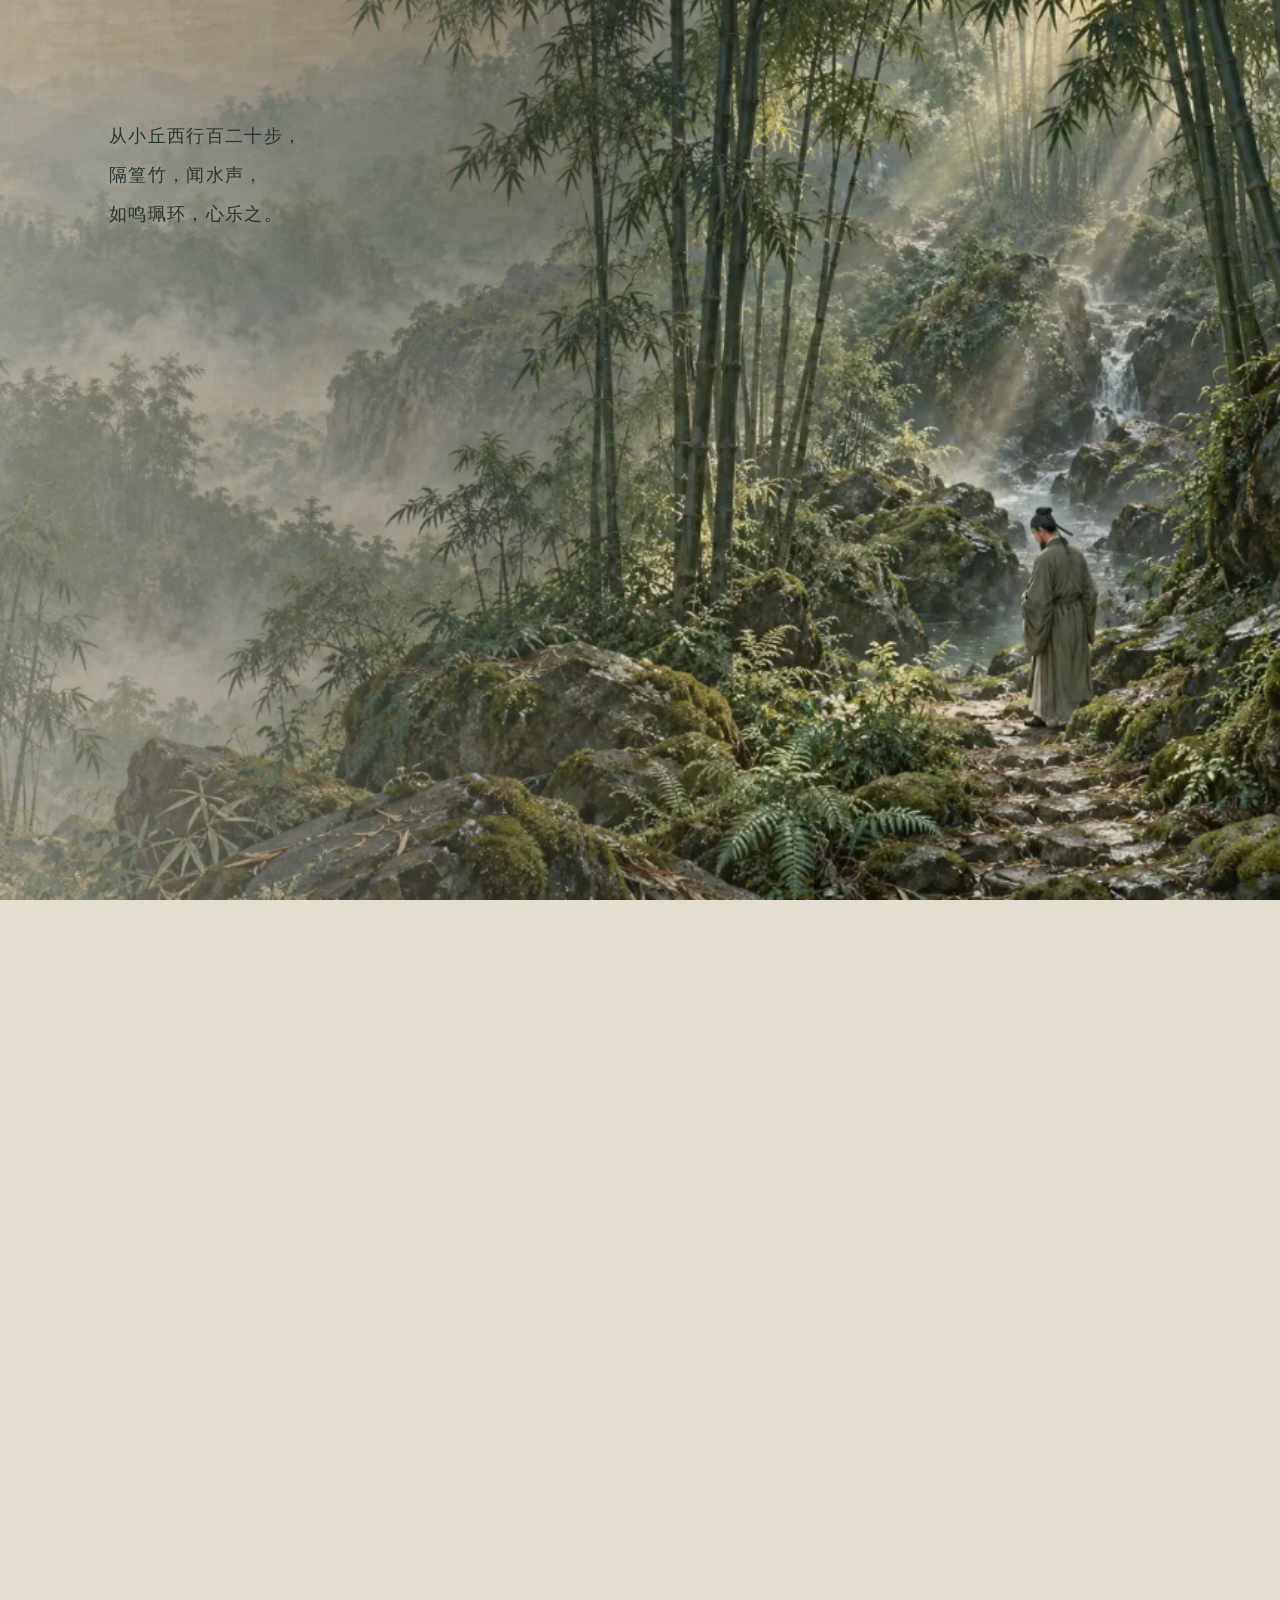
<file: xiao-shi-tan-ji/index.html>
<!doctype html>
<html lang="zh-CN">
<head>
<meta charset="UTF-8">
<meta name="viewport" content="width=device-width, initial-scale=1">
<meta name="theme-color" content="#e3ded0">
<meta name="description" content="柳宗元《小石潭记》。10 幅画，完整原文。">
<link rel="icon" href="data:image/svg+xml,%3Csvg%20xmlns%3D%22http%3A%2F%2Fwww.w3.org%2F2000%2Fsvg%22%20viewBox%3D%220%200%2040%2040%22%3E%3Crect%20width%3D%2240%22%20height%3D%2240%22%20fill%3D%22%23e3ded0%22%2F%3E%3Ctext%20x%3D%2220%22%20y%3D%2229%22%20text-anchor%3D%22middle%22%20font-family%3D%22serif%22%20font-size%3D%2228%22%20fill%3D%22%23465346%22%3E%E6%BD%AD%3C%2Ftext%3E%3C%2Fsvg%3E">
<title>小石潭记</title>
<script>if (!matchMedia('(prefers-reduced-motion: reduce)').matches && innerHeight >= 600) { document.documentElement.classList.add('motion-candidate'); setTimeout(() => document.documentElement.classList.remove('motion-candidate'), 3000); }</script>
<style>:root { color-scheme: light; --serif: "Songti SC", "Noto Serif CJK SC", "Source Han Serif SC", "STSong", "SimSun", serif; }
*, *::before, *::after { box-sizing: border-box; }
html { background: #e3ded0; }
body { margin: 0; font-family: var(--serif); -webkit-font-smoothing: antialiased; }
main { position: relative; z-index: 1; }
::selection { background: #98744960; }
.sr-only { position: absolute; width: 1px; height: 1px; padding: 0; margin: -1px; overflow: hidden; clip: rect(0,0,0,0); white-space: nowrap; border: 0; }
.scene { position: relative; isolation: isolate; width: 100%; height: 100svh; min-height: 720px; overflow: hidden; background: #e3ded0; }
.scene-frame { position: relative; width: 100%; height: 100%; min-height: inherit; overflow: hidden; isolation: isolate; }
.scene-image { display: block; position: absolute; inset: 0; width: 100%; height: 100%; object-fit: cover; object-position: var(--position, 50% 50%); z-index: -2; }
.scene-frame::after { content: ""; position: absolute; inset: 0; z-index: -1; pointer-events: none; background: linear-gradient(90deg, #ece4d565, #e8e1d420 38%, transparent 67%); }
.prose { position: absolute; left: 8.5%; top: 13%; width: min(630px, 47%); margin: 0; color: #26352e; font-size: clamp(17px, 1.38vw, 21px); font-weight: 400; line-height: 2.2; letter-spacing: .075em; text-wrap: pretty; text-shadow: 0 1px 12px #f0e8d850; }
.prose p { margin: 0; }
.prose p + p { margin-top: 20px; }
.prose:focus { outline: none; }
.dense .prose { font-size: clamp(16px, 1.28vw, 19px); }
.spoken { display: block; font-size: 1.24em; line-height: 2; }
.night { color-scheme: dark; background: #14201e; }
.night .scene-frame::after { background: linear-gradient(90deg, #0c19188c, #111f1c25 43%, transparent 72%); }
.night .prose { color: #f0e7d4; text-shadow: 0 2px 16px #08130ee0; }
.portal { display: block; position: absolute; z-index: 3; width: 92px; height: 92px; border-radius: 50%; transform: translate(-50%, -50%); cursor: zoom-in; -webkit-tap-highlight-color: transparent; }
.portal[hidden] { display: none; }
.portal::before, .portal::after { content: ""; position: absolute; top: 50%; left: 50%; transform: translate(-50%, -50%); border-radius: 50%; pointer-events: none; }
.portal::before { width: 27px; height: 27px; background: #ffd3980b; box-shadow: 0 0 16px #e7ad674d; }
.portal::after { width: 32px; height: 32px; border: 1px solid #bba477ad; animation: ember 3s ease-in-out infinite; }
.night .portal::after { border-color: #f8d1a16b; }
.portal:hover::after { border-color: #ffe0b8; background: #ffd7a417; }
.portal:focus-visible { outline: 1px solid #f9d09c; outline-offset: -15px; background: #edbf7920; }
@keyframes ember { 0%,100% { opacity: .35; transform: translate(-50%, -50%) scale(.75); } 50% { opacity: .9; transform: translate(-50%, -50%) scale(1.15); } }
#passage { position: fixed; inset: 0; z-index: 20; overflow: hidden; background: #101915; pointer-events: auto; }
#passage[hidden] { display: none; }
#passage img { position: absolute; display: block; max-width: none; object-fit: cover; will-change: transform, opacity; }
.passage-text { position: absolute; inset: 0; background: transparent; pointer-events: none; }
.motion-candidate:not(.motion) .scene:first-child .prose { opacity: 0; }
.motion .scene { height: calc(var(--screen, 100svh) * var(--distance, 2)); min-height: 0; overflow: visible; background: transparent; }
.motion .scene-frame { position: fixed; inset: 0; height: var(--screen, 100svh); min-height: 0; visibility: hidden; opacity: 0; }
.motion .scene-frame.is-present .scene-image { will-change: transform, filter; }
.motion .scene-frame.is-present .prose p { will-change: transform, opacity; }
.motion .scene-image { transform-origin: 50% 50%; backface-visibility: hidden; }
.motion .portal { transition: opacity .3s; }
#living-paintings { display: none; position: fixed; inset: 0; width: 100%; height: 100%; z-index: 0; pointer-events: none; }
.motion.has-living-paintings #living-paintings { display: block; }
.motion.has-living-paintings .scene-image { opacity: 0; will-change: auto; }
#mist { position: fixed; inset: 0; z-index: 12; pointer-events: none; opacity: 0; background: radial-gradient(ellipse at 43% 56%, #f4f0e7, #e4e8e3a0 52%, transparent 100%); }
@media (min-width: 1800px) { .prose { left: 11%; top: 15%; } }
@media (min-width: 601px) and (min-aspect-ratio: 4/5) {
  .soft-light .scene-frame::after { background: radial-gradient(ellipse at 14% 10%, #ede9d5dd, #e4e9d799 24%, #e4e9d726 46%, transparent 70%); }
}
@media (max-aspect-ratio: 4/5) {
  .scene-image { object-position: var(--mobile-position, 60% 50%); }
  .prose { left: 8%; top: 8%; width: 84%; }
  .scene-frame::after { background: linear-gradient(180deg, #eee5d9d9, #eee5d959 40%, transparent 64%); }
  .night .scene-frame::after { background: linear-gradient(180deg, #0c1918dd, #0c191878 38%, transparent 68%); }
  .mobile-bottom .prose { top: auto; bottom: 7%; }
  .night.mobile-bottom .scene-frame::after { background: linear-gradient(0deg, #0c1918eb, #0c1918a3 42%, transparent 72%); }
}
@media (max-width: 600px) {
  .scene { min-height: 740px; }
  .scene-image { object-position: var(--mobile-position, 60% 50%); }
  .prose { left: 8%; top: 7%; width: 84%; font-size: 16px; line-height: 2.12; letter-spacing: .035em; }
  .prose p + p { margin-top: 16px; }
  .dense .prose { font-size: 15px; line-height: 2.05; }
  .dense .prose p + p { margin-top: 13px; }
  .spoken { font-size: 1.22em; }
  .mobile-bottom .prose { top: auto; bottom: 7%; }
}
@media (prefers-reduced-motion: reduce) { *, *::before, *::after { animation: none !important; } }
@media print {
  body, .scene { color: black; background: white; }
  .scene, .motion .scene { height: auto; min-height: 0; overflow: visible; margin-bottom: 14px; }
  .scene-image, .scene-frame::after, .portal, #passage, #mist, #living-paintings { display: none !important; }
  .scene-frame, .motion .scene-frame { position: relative; inset: auto; height: auto; min-height: 0; opacity: 1 !important; visibility: visible !important; }
  .prose p { opacity: 1 !important; transform: none !important; filter: none !important; }
  .scene .prose { position: static; width: 100%; font-size: 13pt; color: black; text-shadow: none; letter-spacing: 0; line-height: 1.8; }
  .prose p + p { margin-top: 0; }
  .spoken { display: inline; font-size: inherit; }
}
</style>
</head>
<body>
<h1 class="sr-only">小石潭记</h1>
<canvas id="living-paintings" aria-hidden="true"></canvas>
<main><section class="scene" id="bamboo" aria-label="隔篁竹，闻水声" data-distance="1.9" data-camera="1.08,1.025" data-weather="0.98,-0.16,0" data-fire="0.5,0.5" style="--position:50% 50%;--mobile-position:88% 50%">
  <div class="scene-frame">
    <img class="scene-image" src="./art/01-bamboo.webp" width="1536" height="1024" alt="幽深竹林中小路蜿蜒，诗人驻足听见岩石后传来的清泉声。" fetchpriority="high" decoding="async">
    <div class="prose" tabindex="-1"><p>从小丘西行百二十步，<br>隔篁竹，闻水声，<br>如鸣珮环，心乐之。</p></div>
    
  </div>
</section>
<section class="scene soft-light" id="pool" aria-label="下见小潭" data-distance="1.9" data-camera="1.025,1.075" data-weather="0.48,-0.09,0" data-fire="0.5,0.5" style="--position:50% 50%;--mobile-position:78% 50%">
  <div class="scene-frame">
    <img class="scene-image" src="./art/02-pool.webp" width="1536" height="1024" alt="竹林之间露出一湾清澈石潭，水色透亮，青苔与藤蔓沿岸生长。" loading="lazy" decoding="async">
    <div class="prose" tabindex="-1"><p>伐竹取道，下见小潭，<br><span class="spoken">水尤清冽。</span></p></div>
    <a class="portal" href="#stone" data-x="0.672" data-y="0.647" aria-label="点击潭中水光，走近完整的石底" hidden></a>
  </div>
</section>
<section class="scene soft-light" id="stone" aria-label="全石以为底" data-distance="1.9" data-camera="1.08,1.025" data-weather="0.37,0,0" data-fire="0.5,0.5" style="--position:50% 50%;--mobile-position:68% 50%">
  <div class="scene-frame">
    <img class="scene-image" src="./art/03-stone.webp" width="1536" height="1024" alt="清水覆盖一整片盘曲石底，石脊翻出水面，形成小屿与参差岩岸。" loading="lazy" decoding="async">
    <div class="prose" tabindex="-1"><p>全石以为底，近岸，卷石底以出，<br>为坻，为屿，为嵁，为岩。</p></div>
    
  </div>
</section>
<section class="scene soft-light" id="vines" aria-label="青树翠蔓" data-distance="1.9" data-camera="1.025,1.075" data-weather="0.61,-0.23,0" data-fire="0.5,0.5" style="--position:50% 50%;--mobile-position:62% 50%">
  <div class="scene-frame">
    <img class="scene-image" src="./art/04-vines.webp" width="1536" height="1024" alt="潭边青树与碧绿藤蔓交织垂落，水上的叶影被微风轻轻摇散。" loading="lazy" decoding="async">
    <div class="prose" tabindex="-1"><p>青树翠蔓，蒙络摇缀，<br>参差披拂。</p></div>
    <a class="portal" href="#fish" data-x="0.569" data-y="0.527" aria-label="点击垂入潭中的藤影，探看水下游鱼" hidden></a>
  </div>
</section>
<section class="scene soft-light" id="fish" aria-label="皆若空游无所依" data-distance="1.9" data-camera="1.08,1.025" data-weather="0.2,0,0" data-fire="0.5,0.5" style="--position:50% 50%;--mobile-position:60% 50%">
  <div class="scene-frame">
    <img class="scene-image" src="./art/05-fish.webp" width="1536" height="1024" alt="游鱼悬在透明潭水中，日光直落石底，每条鱼的影子都清楚可见。" loading="lazy" decoding="async">
    <div class="prose" tabindex="-1"><p>潭中鱼可百许头，<br><span class="spoken">皆若空游无所依。</span></p><p>日光下澈，影布石上。</p></div>
    <a class="portal" href="#darting" data-x="0.604" data-y="0.553" aria-label="点击清水中的游鱼，走近它们的倏忽往来" hidden></a>
  </div>
</section>
<section class="scene soft-light" id="darting" aria-label="似与游者相乐" data-distance="1.9" data-camera="1.025,1.075" data-weather="0.15,0,0" data-fire="0.5,0.5" style="--position:50% 50%;--mobile-position:63% 50%">
  <div class="scene-frame">
    <img class="scene-image" src="./art/06-darting.webp" width="1536" height="1024" alt="几尾小鱼从静止中忽然游散，细小水纹滑过浅石与落叶。" loading="lazy" decoding="async">
    <div class="prose" tabindex="-1"><p>佁然不动，俶尔远逝，<br>往来翕忽，似与游者相乐。</p></div>
    
  </div>
</section>
<section class="scene soft-light" id="stream" aria-label="斗折蛇行" data-distance="1.9" data-camera="1.08,1.025" data-weather="0.55,-0.08,0" data-fire="0.5,0.5" style="--position:50% 50%;--mobile-position:76% 50%">
  <div class="scene-frame">
    <img class="scene-image" src="./art/07-stream.webp" width="1536" height="1024" alt="潭水向西南流出，在交错岩岸与竹影之间曲折隐现，尽头没入山林。" loading="lazy" decoding="async">
    <div class="prose" tabindex="-1"><p>潭西南而望，斗折蛇行，明灭可见。</p><p>其岸势犬牙差互，不可知其源。</p></div>
    
  </div>
</section>
<section class="scene night" id="stillness" aria-label="凄神寒骨" data-distance="1.9" data-camera="1.025,1.075" data-weather="0.62,-0.09,0" data-fire="0.5,0.5" style="--position:50% 50%;--mobile-position:72% 50%">
  <div class="scene-frame">
    <img class="scene-image" src="./art/08-stillness.webp" width="1536" height="1024" alt="竹树围合的冷青色潭边，柳宗元独坐石上，清亮山水渐渐转为幽寂。" loading="lazy" decoding="async">
    <div class="prose" tabindex="-1"><p>坐潭上，四面竹树环合，<br>寂寥无人，凄神寒骨，<br><span class="spoken">悄怆幽邃。</span></p></div>
    
  </div>
</section>
<section class="scene" id="leaving" aria-label="乃记之而去" data-distance="1.9" data-camera="1.08,1.025" data-weather="0.74,-0.12,0" data-fire="0.5,0.5" style="--position:50% 50%;--mobile-position:70% 50%">
  <div class="scene-frame">
    <img class="scene-image" src="./art/09-leaving.webp" width="1536" height="1024" alt="旅人收起书卷沿竹径离去，身后小潭只剩清水与无人的石岸。" loading="lazy" decoding="async">
    <div class="prose" tabindex="-1"><p>以其境过清，不可久居，<br>乃记之而去。</p></div>
    <a class="portal" href="#writing" data-x="0.702" data-y="0.51" aria-label="点击旅人手中的书卷，进入柳宗元记游时的心境" hidden></a>
  </div>
</section>
<section class="scene night dense" id="writing" aria-label="记同游者" data-distance="2.2" data-camera="1.025,1.075" data-weather="0.98,0,0.07" data-fire="0.533,0.58" style="--position:50% 50%;--mobile-position:76% 50%">
  <div class="scene-frame">
    <img class="scene-image" src="./art/10-writing.webp" width="1536" height="1024" alt="想象中的柳宗元灯下记游，案边书卷尚未收起，窗外竹影与清潭余光伴着孤独。" loading="lazy" decoding="async">
    <div class="prose" tabindex="-1"><p>同游者：吴武陵，龚古，<br>余弟宗玄。</p><p>隶而从者，崔氏二小生：<br>曰恕己，曰奉壹。</p></div>
    
  </div>
</section></main>
<div id="mist" aria-hidden="true"></div>
<div id="passage" aria-hidden="true" hidden></div>
<script>// Animate the existing paintings; the original images remain the readable fallback.
function createLivingPaintings(scenes) {
  const canvas = document.getElementById('living-paintings');
  const root = document.documentElement;
  let gl;
  try {
    gl = canvas.getContext('webgl', { alpha: false, antialias: false, depth: false, powerPreference: 'low-power' });
  } catch { return null; }
  if (!gl) return null;
  let failed = false;
  let lastDraw = -100;
  let ready = false;
  let quality = 1;
  let slowFrames = 0;
  const textures = new Map();
  const uniforms = {};
  const shaders = [];
  let program;
  let buffer;
  const weather = scenes.map(scene => scene.element.dataset.weather.split(',').map(Number));
  const fire = scenes.map(scene => scene.element.dataset.fire.split(',').map(Number));
  const vertex = `
    attribute vec2 aPosition;
    varying vec2 vScreen;
    void main() {
      vScreen = vec2(aPosition.x * .5 + .5, .5 - aPosition.y * .5);
      gl_Position = vec4(aPosition, 0., 1.);
    }
  `;
  const fragment = `
    #ifdef GL_FRAGMENT_PRECISION_HIGH
    precision highp float;
    #else
    precision mediump float;
    #endif
    varying vec2 vScreen;
    uniform sampler2D uImageA, uImageB;
    uniform vec4 uCropA, uCropB;
    uniform vec3 uCameraA, uCameraB, uWeatherA, uWeatherB;
    uniform vec2 uFireA, uFireB, uSize;
    uniform float uTime, uBlend, uIndexA, uIndexB;

    float hash(vec2 p) {
      p = fract(mod(p, 127.) * vec2(123.34, 345.45));
      p += dot(p, p + 34.345);
      return fract(p.x * p.y);
    }
    float noise(vec2 p) {
      vec2 cell = floor(p), f = fract(p);
      f = f * f * (3. - 2. * f);
      return mix(mix(hash(cell), hash(cell + vec2(1.,0.)), f.x),
                 mix(hash(cell + vec2(0.,1.)), hash(cell + vec2(1.,1.)), f.x), f.y);
    }
    float cloud(vec2 p) {
      return noise(p) * .65 + noise(p * 2.13 + 7.2) * .35;
    }
    vec2 imageUV(vec4 crop, vec3 camera) {
      vec2 screen = (vScreen - .5 - camera.yz) / camera.x + .5;
      return (screen - crop.xy) / crop.zw;
    }
    float pollen(vec2 p, float density, float speed, float seed) {
      p.x *= uSize.x / uSize.y;
      p *= density;
      p += vec2(uTime * speed * .27, -uTime * speed) + seed;
      vec2 cell = floor(p), f = fract(p);
      vec2 center = .18 + .64 * vec2(hash(cell + seed), hash(cell + 91.7));
      center.x += sin(uTime * .5 + hash(cell) * 6.28) * .065;
      float radius = .014 + hash(cell + 31.2) * .019;
      float distance = length((f - center) * vec2(1., .78));
      return (1. - smoothstep(radius * .35, radius * 1.9, distance))
        * step(.76, hash(cell + 48.3)) * (.25 + hash(cell + 22.1) * .5);
    }
    float rainfall(vec2 p) {
      p.x = p.x * uSize.x / uSize.y + p.y * .19;
      p *= vec2(125., 5.);
      p.y -= uTime * 5.5;
      vec2 cell = floor(p), f = fract(p);
      float seed = hash(cell);
      float line = 1. - smoothstep(.005, .055, abs(f.x - (.15 + seed * .7)));
      float length = smoothstep(.08,.20,f.y) * (1. - smoothstep(.42,.94,f.y));
      return line * length * step(.48,seed);
    }
    vec3 painting(sampler2D image, vec4 crop, vec3 camera, vec3 climate, vec2 fire, float index, float direction) {
      vec2 uv = imageUV(crop, camera);
      float water = smoothstep(climate.x, climate.x + .14, uv.y);
      float ripple = sin(uv.y * 145. - uTime * .62) * .00052
                   + sin(uv.y * 267. + uTime * .37) * .00024;
      ripple *= 1. + max(0., climate.y) * 2.;
      float breath = (noise(vec2(uv.y * 38., uTime * .18)) - .5) * (.00034 + max(0.,-climate.y) * .001);
      // Strong autumn wind subtly moves the upper painting; prose stays steady.
      float wind = max(0., -climate.y - .23) * 8.;
      breath += sin(uTime * .95 + uv.y * 9.) * wind * .001 * (1. - smoothstep(.35,.95,uv.y));
      float passing = sin(uBlend * 3.141593);
      vec2 drift = vec2(cloud(vScreen * vec2(3., 9.) + vec2(uTime * .02, 0.)) - .5,
                        sin(vScreen.x * 7. + uTime * .15) * .2);
      vec2 moving = uv + vec2(breath + ripple * water, 0.) + drift * passing * .009 * direction;
      vec3 color = texture2D(image, clamp(moving, .001, .999)).rgb;
      vec2 ember = (uv - fire) / vec2(.046, .065);
      float pulse = .55 + sin(uTime * 2.7) * .18 + sin(uTime * 6.3 + 1.1) * .10;
      color += vec3(1., .39, .07) * exp(-dot(ember, ember) * 1.4) * climate.z * pulse;
      if (climate.y > 0.) color = mix(color, vec3(.68,.72,.70), rainfall(vScreen) * climate.y * .21);
      if (climate.y < 0.) {
        float dust = pollen(vScreen, 11., .06, 3.1) + pollen(vScreen, 23., .04, 16.4) * .35;
        color = mix(color, vec3(.91,.85,.63), clamp(dust * -climate.y, 0., .16));
      }
      return color;
    }
    void main() {
      vec3 color = painting(uImageA, uCropA, uCameraA, uWeatherA, uFireA, uIndexA, 1.);
      if (uBlend > .0001) {
        vec3 next = painting(uImageB, uCropB, uCameraB, uWeatherB, uFireB, uIndexB, -1.);
        // The dissolve follows long, fine bands of mist instead of a flat fade.
        float grain = cloud(vScreen * vec2(2.5, 23.) + vec2(uTime * .01, 0.));
        float threshold = .37 + grain * .26;
        float dissolve = smoothstep(threshold - .24, threshold + .24, uBlend);
        color = mix(color, next, dissolve);
      }
      color += (hash(floor(vScreen * uSize) + mod(floor(uTime * 8.), 97.)) - .5) * .002;
      gl_FragColor = vec4(color, 1.);
    }
  `;
  function disable() {
    if (failed) return;
    failed = true;
    root.classList.remove('has-living-paintings');
    for (const texture of textures.values()) gl.deleteTexture(texture);
    if (buffer) gl.deleteBuffer(buffer);
    if (program) gl.deleteProgram(program);
    shaders.forEach(shader => gl.deleteShader(shader));
  }
  canvas.addEventListener('webglcontextlost', event => { event.preventDefault(); disable(); });
  try {
    program = gl.createProgram();
    for (const [type, source] of [[gl.VERTEX_SHADER, vertex], [gl.FRAGMENT_SHADER, fragment]]) {
      const shader = gl.createShader(type);
      shaders.push(shader);
      gl.shaderSource(shader, source);
      gl.compileShader(shader);
      if (!gl.getShaderParameter(shader, gl.COMPILE_STATUS)) throw new Error('Painting shader unavailable');
      gl.attachShader(program, shader);
    }
    gl.linkProgram(program);
    if (!gl.getProgramParameter(program, gl.LINK_STATUS)) throw new Error('Painting program unavailable');
    gl.useProgram(program);
    buffer = gl.createBuffer();
    gl.bindBuffer(gl.ARRAY_BUFFER, buffer);
    gl.bufferData(gl.ARRAY_BUFFER, new Float32Array([-1,-1, 1,-1, -1,1, -1,1, 1,-1, 1,1]), gl.STATIC_DRAW);
    const position = gl.getAttribLocation(program, 'aPosition');
    gl.enableVertexAttribArray(position);
    gl.vertexAttribPointer(position, 2, gl.FLOAT, false, 0, 0);
    for (const name of ['ImageA','ImageB','CropA','CropB','CameraA','CameraB','WeatherA','WeatherB','FireA','FireB','Size','Time','Blend','IndexA','IndexB']) {
      uniforms[name] = gl.getUniformLocation(program, 'u' + name);
    }
    gl.uniform1i(uniforms.ImageA, 0);
    gl.uniform1i(uniforms.ImageB, 1);
  } catch { disable(); return null; }

  function resize() {
    if (failed) return;
    const ratio = Math.min(devicePixelRatio || 1, 1.5, Math.sqrt(1800000 / (innerWidth * innerHeight))) * quality;
    canvas.width = Math.round(innerWidth * ratio);
    canvas.height = Math.round(innerHeight * ratio);
    gl.viewport(0, 0, canvas.width, canvas.height);
    gl.uniform2f(uniforms.Size, canvas.width, canvas.height);
    lastDraw = -100;
  }
  function textureFor(scene) {
    if (textures.has(scene.index)) return textures.get(scene.index);
    if (!scene.photo.complete || !scene.photo.naturalWidth) return null;
    const texture = gl.createTexture();
    gl.bindTexture(gl.TEXTURE_2D, texture);
    gl.texParameteri(gl.TEXTURE_2D, gl.TEXTURE_WRAP_S, gl.CLAMP_TO_EDGE);
    gl.texParameteri(gl.TEXTURE_2D, gl.TEXTURE_WRAP_T, gl.CLAMP_TO_EDGE);
    gl.texParameteri(gl.TEXTURE_2D, gl.TEXTURE_MIN_FILTER, gl.LINEAR);
    gl.texParameteri(gl.TEXTURE_2D, gl.TEXTURE_MAG_FILTER, gl.LINEAR);
    gl.texImage2D(gl.TEXTURE_2D, 0, gl.RGBA, gl.RGBA, gl.UNSIGNED_BYTE, scene.photo);
    textures.set(scene.index, texture);
    return texture;
  }
  function bind(scene, suffix, slot, texture) {
    gl.activeTexture(gl.TEXTURE0 + slot);
    gl.bindTexture(gl.TEXTURE_2D, texture);
    const crop = scene.crop;
    gl.uniform4f(uniforms['Crop' + suffix], crop.x, crop.y, crop.width, crop.height);
    gl.uniform3f(uniforms['Camera' + suffix], scene.pose.scale, scene.pose.x / scene.width, scene.pose.y / scene.height);
    gl.uniform3fv(uniforms['Weather' + suffix], weather[scene.index]);
    gl.uniform2fv(uniforms['Fire' + suffix], fire[scene.index]);
    gl.uniform1f(uniforms['Index' + suffix], scene.index);
  }
  return {
    get healthy() { return !failed; },
    resize,
    draw(index, blend, time, force = false) {
      if (failed || (!force && time - lastDraw < 32)) return;
      if (ready && !force) {
        slowFrames = time - lastDraw > 75 ? slowFrames + 1 : Math.max(0, slowFrames - 1);
        if (slowFrames >= 10 && quality > .65) {
          quality = Math.max(.65, quality * .82);
          slowFrames = 0;
          resize();
        }
      }
      const a = scenes[index], b = scenes[Math.min(index + 1, scenes.length - 1)];
      try {
        const textureA = textureFor(a), textureB = textureFor(b);
        if (!textureA || !a.crop) return;
        if (blend > 0 && (!textureB || !b.crop)) {
          root.classList.remove('has-living-paintings');
          return;
        }
        bind(a, 'A', 0, textureA);
        bind(textureB && b.crop ? b : a, 'B', 1, textureB || textureA);
        gl.uniform1f(uniforms.Time, time / 1000);
        gl.uniform1f(uniforms.Blend, blend);
        gl.drawArrays(gl.TRIANGLES, 0, 6);
        // Keep GPU memory bounded as longer works pass through their paintings.
        for (const [key, texture] of textures) {
          if (textures.size <= 4) break;
          if (key !== a.index && key !== b.index) { gl.deleteTexture(texture); textures.delete(key); }
        }
        if (!ready && gl.getError() !== gl.NO_ERROR) { disable(); return; }
        ready = true;
        lastDraw = time;
        root.classList.add('has-living-paintings');
      } catch { disable(); }
    }
  };
}

(() => {
  'use strict';
  const root = document.documentElement;
  const passage = document.getElementById('passage');
  const mist = document.getElementById('mist');
  const reducedMotion = matchMedia('(prefers-reduced-motion: reduce)');
  const printMedia = matchMedia('print');
  const finePointer = matchMedia('(hover: hover) and (pointer: fine)');
  const elements = [...document.querySelectorAll('.scene')];
  const distances = elements.map(element => Number(element.dataset.distance));
  const camera = elements.map(element => element.dataset.camera.split(',').map(Number));
  const scenes = elements.map((element, index) => ({
    element, index, frame: element.querySelector('.scene-frame'), photo: element.querySelector('.scene-image'),
    prose: element.querySelector('.prose'), paragraphs: [...element.querySelectorAll('.prose > p')],
    portal: element.querySelector('.portal'), start: 0, span: 0, width: 0, height: 0, point: null,
    pose: { scale: 1, x: 0, y: 0 }
  }));
  const byId = new Map(scenes.map(scene => [scene.element.id, scene]));
  const clamp = value => Math.max(0, Math.min(1, value));
  const smooth = value => { const x = clamp(value); return x * x * (3 - 2 * x); };
  const set = (element, property, value) => { if (element.style[property] !== value) element.style[property] = value; };
  let enabled = false;
  let initialized = false;
  let screenHeight = innerHeight;
  let virtualY = scrollY;
  let frameRequest = 0;
  let lastTick = 0;
  let introAt = 0;
  let flight = null;
  let dominant = 0;
  let paintings = null;
  let paintingRequested = false;
  let preparedIndex = -1;
  const pointer = { x: 0, y: 0, targetX: 0, targetY: 0 };

  function getLocation(y = virtualY) {
    let index = 0;
    for (const scene of scenes) if (y >= scene.start) index = scene.index;
    const scene = scenes[index];
    return { index, ratio: (y - scene.start) / Math.max(scene.span, 1) };
  }
  function measure() {
    screenHeight = innerHeight;
    root.style.setProperty('--screen', screenHeight + 'px');
    for (const scene of scenes) {
      scene.start = scene.element.offsetTop;
      scene.span = scene.element.offsetHeight;
      scene.width = scene.frame.clientWidth;
      scene.height = scene.frame.clientHeight;
      const photo = scene.photo;
      if (photo.naturalWidth && scene.width && scene.height) {
        const scale = Math.max(scene.width / photo.naturalWidth, scene.height / photo.naturalHeight);
        const position = getComputedStyle(photo).objectPosition.split(' ').map(value => parseFloat(value) / 100);
        scene.crop = {
          x: (1 - photo.naturalWidth * scale / scene.width) * position[0],
          y: (1 - photo.naturalHeight * scale / scene.height) * position[1],
          width: photo.naturalWidth * scale / scene.width,
          height: photo.naturalHeight * scale / scene.height
        };
        if (scene.portal) scene.point = {
          x: scene.crop.x * scene.width + photo.naturalWidth * scale * Number(scene.portal.dataset.x),
          y: scene.crop.y * scene.height + photo.naturalHeight * scale * Number(scene.portal.dataset.y)
        };
      }
      placePortal(scene);
    }
    paintings?.resize();
  }
  function placePortal(scene) {
    if (!scene.portal || !scene.point) return;
    const pose = enabled ? scene.pose : { scale: 1, x: 0, y: 0 };
    const x = scene.width / 2 + (scene.point.x - scene.width / 2) * pose.scale + pose.x;
    const y = scene.height / 2 + (scene.point.y - scene.height / 2) * pose.scale + pose.y;
    set(scene.portal, 'left', x.toFixed(2) + 'px');
    set(scene.portal, 'top', y.toFixed(2) + 'px');
    scene.portal.hidden = x < 0 || y < 0 || x > scene.width || y > scene.height;
  }
  function paintScene(scene, y, entry, blend, now, landing = false) {
    const local = (y - scene.start) / Math.max(scene.span, 1);
    const hold = smooth(local / .76);
    const exit = smooth((local - .62) / .24);
    const [from, to] = camera[scene.index];
    const pointerX = landing ? 0 : pointer.x;
    const pointerY = landing ? 0 : pointer.y;
    const scale = from + (to - from) * hold + Math.max(0, blend) * .035;
    const pan = (value, size) => {
      const margin = Math.max(0, (scale - 1) * size / 2 - 3);
      return Math.max(-margin, Math.min(margin, value));
    };
    scene.pose = {
      scale,
      x: pan(pointerX * 12 + (hold - .5) * (scene.index % 2 ? 6 : -6), scene.width),
      y: pan(pointerY * 8 + (hold - .5) * -10, scene.height)
    };
    const { x, y: panY } = scene.pose;
    set(scene.photo, 'transform', `translate3d(${x.toFixed(3)}px,${panY.toFixed(3)}px,0) scale(${scale.toFixed(5)})`);
    const blur = ((1 - entry) * 2 + blend * 1.5) * (innerWidth < 700 ? .55 : 1);
    set(scene.photo, 'filter', blur > .02 ? `blur(${blur.toFixed(2)}px)` : 'none');
    let phase = (y - scene.start) / screenHeight;
    if (scene.index === 0 && introAt && !landing) phase += -.10 + smooth((now - introAt) / 1300) * .32;
    scene.paragraphs.forEach((paragraph, index) => {
      const appearance = smooth((phase + .10 - index * .07) / .22);
      const opacity = appearance * (1 - exit);
      set(paragraph, 'opacity', opacity.toFixed(4));
      set(paragraph, 'transform', `translate3d(0,${((1 - appearance) * 14 - exit * 6).toFixed(2)}px,0)`);
      const fuzz = (1 - appearance) * 1.8 + exit;
      set(paragraph, 'filter', fuzz > .04 ? `blur(${fuzz.toFixed(2)}px)` : 'none');
    });
    if (scene.portal) {
      placePortal(scene);
      const interactive = entry > .96 && exit < .15;
      set(scene.portal, 'opacity', interactive ? '1' : '0');
      set(scene.portal, 'pointerEvents', interactive ? 'auto' : 'none');
      scene.portal.tabIndex = interactive ? 0 : -1;
    }
  }
  function render(now = performance.now(), force = false) {
    if (!enabled || (flight?.staging && !flight.landed)) return;
    const { index, ratio } = getLocation();
    if (index !== preparedIndex) {
      preparedIndex = index;
      // Decode the next paintings during the reading pause, before their dissolve starts.
      Promise.allSettled(scenes.slice(Math.max(0, index - 1), index + 3).map(scene => scene.photo.decode())).then(schedule);
    }
    const blend = index < scenes.length - 1 ? smooth((ratio - .76) / .24) : 0;
    dominant = blend > .6 ? index + 1 : index;
    for (const scene of scenes) {
      const current = scene.index === index;
      const incoming = scene.index === index + 1 && blend > .0001;
      const visible = current || incoming;
      set(scene.frame, 'visibility', visible ? 'visible' : 'hidden');
      set(scene.frame, 'opacity', current ? '1' : incoming ? blend.toFixed(5) : '0');
      scene.frame.classList.toggle('is-present', visible);
      scene.frame.inert = scene.index !== dominant;
      if (visible) paintScene(scene, virtualY, current ? 1 : blend, current ? blend : 0, now);
    }
    paintings?.draw(index, blend, now, force);
    const haze = Math.sin(blend * Math.PI) * (scenes[index].element.classList.contains('night') ? .018 : .05);
    set(mist, 'opacity', haze.toFixed(4));
  }
  function tick(now) {
    frameRequest = 0;
    if (!enabled || (flight?.staging && !flight.landed)) return;
    const delta = Math.min(100, lastTick ? now - lastTick : 16);
    lastTick = now;
    virtualY += (scrollY - virtualY) * (1 - Math.exp(-delta / 78));
    pointer.x += (pointer.targetX - pointer.x) * (1 - Math.exp(-delta / 120));
    pointer.y += (pointer.targetY - pointer.y) * (1 - Math.exp(-delta / 120));
    if (Math.abs(scrollY - virtualY) < .08) virtualY = scrollY;
    render(now);
    if (paintings?.healthy || Math.abs(scrollY - virtualY) > .08 || Math.abs(pointer.x - pointer.targetX) > .001 || Math.abs(pointer.y - pointer.targetY) > .001 || (introAt && now - introAt < 1400)) schedule();
  }
  function schedule() {
    if (enabled && !frameRequest && !document.hidden) frameRequest = requestAnimationFrame(tick);
  }
  function synchronize() { virtualY = scrollY; lastTick = 0; render(performance.now(), true); schedule(); }
  function goTo(scene, updateHistory = false, focus = false) {
    scenes.forEach(item => item.paragraphs.forEach(paragraph => paragraph.getAnimations().forEach(animation => animation.cancel())));
    const top = enabled ? scene.start + screenHeight * .38 : scene.element.offsetTop;
    if (updateHistory && location.hash !== '#' + scene.element.id) history.pushState(null, '', '#' + scene.element.id);
    window.scrollTo({ top, behavior: 'instant' });
    if (enabled) synchronize();
    if (focus) scene.prose.focus({ preventScroll: true });
  }
  function resetScene(scene) {
    scene.frame.removeAttribute('style');
    scene.frame.classList.remove('is-present');
    scene.frame.inert = false;
    scene.photo.style.removeProperty('transform');
    scene.photo.style.removeProperty('filter');
    scene.paragraphs.forEach(paragraph => {
      paragraph.getAnimations().forEach(animation => animation.cancel());
      paragraph.removeAttribute('style');
    });
    if (scene.portal) {
      scene.portal.style.removeProperty('opacity');
      scene.portal.style.removeProperty('pointer-events');
      scene.portal.tabIndex = 0;
    }
  }
  function shouldAnimate() { return !reducedMotion.matches && !printMedia.matches && innerHeight >= 600; }
  function preparePaintings(delay) {
    if (paintings || paintingRequested) return;
    paintingRequested = true;
    // Let the first image and its prose appear before compiling the graphics effect.
    setTimeout(() => {
      if (!enabled || document.hidden) { paintingRequested = false; return; }
      paintings = createLivingPaintings(scenes);
      paintings?.resize();
      synchronize();
    }, delay);
  }
  function updateMode(initial = false) {
    const next = shouldAnimate();
    const restore = enabled ? scenes[dominant] : scenes.reduce((last, scene) => scene.element.getBoundingClientRect().top <= innerHeight * .45 ? scene : last, scenes[0]);
    cancelFlight();
    enabled = next;
    root.classList.toggle('motion', enabled);
    root.classList.remove('motion-candidate');
    if (!enabled) {
      cancelAnimationFrame(frameRequest);
      frameRequest = 0;
      scenes.forEach(resetScene);
      set(mist, 'opacity', '0');
    }
    measure();
    if (initial) introAt = performance.now();
    const requested = byId.get(location.hash.slice(1));
    if (initial && requested) goTo(requested);
    else if (!initial && !printMedia.matches) goTo(restore);
    else synchronize();
    if (enabled) preparePaintings(initial && !requested ? 1500 : 100);
  }
  function clearPassage() {
    passage.hidden = true;
    passage.replaceChildren();
    passage.getAnimations().forEach(animation => animation.cancel());
    document.body.removeAttribute('data-transitioning');
  }
  function cancelFlight() {
    if (!flight) return;
    const token = flight;
    flight = null;
    token.animations.forEach(animation => animation.cancel());
    clearPassage();
    token.source.portal.focus({ preventScroll: true });
    synchronize();
  }
  function stagePhoto(photo) {
    const box = photo.getBoundingClientRect();
    const image = document.createElement('img');
    image.src = photo.currentSrc || photo.src;
    image.alt = '';
    Object.assign(image.style, {
      left: box.left + 'px', top: box.top + 'px', width: box.width + 'px', height: box.height + 'px',
      objectPosition: getComputedStyle(photo).objectPosition
    });
    return { image, box };
  }
  function stageText(scene) {
    const layer = document.createElement('div');
    layer.className = scene.element.className.replace('scene', 'passage-text');
    const prose = scene.prose.cloneNode(true);
    [...prose.children].forEach((paragraph, index) => {
      const current = getComputedStyle(scene.paragraphs[index]);
      Object.assign(paragraph.style, { opacity: current.opacity, transform: current.transform, filter: current.filter });
    });
    const box = scene.prose.getBoundingClientRect();
    Object.assign(prose.style, {
      left: box.left + 'px', top: box.top + 'px', right: 'auto', bottom: 'auto',
      width: box.width + 'px', height: box.height + 'px'
    });
    prose.removeAttribute('tabindex');
    layer.append(prose);
    return layer;
  }
  async function enter(source) {
    if (flight) return;
    const destination = byId.get(source.portal.hash.slice(1));
    if (!destination) return;
    const token = { source, destination, animations: [], staging: false, landed: false };
    flight = token;
    try {
      destination.photo.loading = 'eager';
      await destination.photo.decode();
      if (flight !== token) return;
      if (reducedMotion.matches || !Element.prototype.animate) {
        goTo(destination, true, true);
        flight = null;
        return;
      }
      const hotspot = source.portal.getBoundingClientRect();
      const x = hotspot.left + hotspot.width / 2;
      const y = hotspot.top + hotspot.height / 2;
      const leaving = stagePhoto(source.photo);
      const words = stageText(source);
      if (enabled) paintScene(destination, destination.start + screenHeight * .38, 1, 0, performance.now(), true);
      const entering = stagePhoto(destination.photo);
      if (!enabled) entering.image.style.top = '0px';
      leaving.image.style.transformOrigin = `${x - leaving.box.left}px ${y - leaving.box.top}px`;
      entering.image.style.opacity = '0';
      passage.replaceChildren(leaving.image, entering.image, words);
      passage.hidden = false;
      token.staging = true;
      document.body.dataset.transitioning = 'true';
      const translate = `translate(${innerWidth / 2 - x}px, ${innerHeight / 2 - y}px)`;
      token.animations.push(words.animate([
        { opacity: 1, transform: 'translateY(0)' },
        { opacity: 0, transform: 'translateY(-7px)' }
      ], { duration: 260, easing: 'ease-out', fill: 'forwards' }));
      token.animations.push(leaving.image.animate([
        { transform: 'translate(0,0) scale(1)', opacity: 1, filter: 'blur(0px)' },
        { transform: translate + ' scale(4.4)', opacity: 0, filter: 'blur(3px)' }
      ], { duration: 1250, easing: 'cubic-bezier(.4,0,.1,1)', fill: 'forwards' }));
      token.animations.push(entering.image.animate([
        { transform: 'scale(1.15)', opacity: 0, filter: 'blur(3px)' },
        { transform: 'scale(1)', opacity: 1, filter: 'blur(0px)' }
      ], { duration: 900, delay: 350, easing: 'cubic-bezier(.2,.6,.2,1)', fill: 'forwards' }));
      await Promise.allSettled(token.animations.map(animation => animation.finished));
      if (flight !== token) return;
      token.landed = true;
      pointer.x = pointer.y = pointer.targetX = pointer.targetY = 0;
      goTo(destination, true, true);
      if (enabled) destination.paragraphs.forEach((paragraph, index) => {
        token.animations.push(paragraph.animate([
          { opacity: 0, transform: 'translateY(12px)', filter: 'blur(1.8px)' },
          { opacity: 1, transform: 'translateY(0)', filter: 'blur(0px)' }
        ], { duration: 520, delay: index * 90, easing: 'cubic-bezier(.2,.6,.2,1)', fill: 'backwards' }));
      });
      const reveal = passage.animate([{ opacity: 1 }, { opacity: 0 }], { duration: 240, fill: 'forwards' });
      token.animations.push(reveal);
      await reveal.finished.catch(() => {});
      if (flight !== token) return;
      flight = null;
      clearPassage();
      schedule();
    } catch {
      if (flight !== token) return;
      flight = null;
      clearPassage();
      goTo(destination, true, true);
    }
  }

  scenes.forEach(scene => {
    scene.element.style.setProperty('--distance', distances[scene.index]);
    scene.photo.loading = 'eager';
    scene.photo.addEventListener('load', () => { measure(); schedule(); });
    if (scene.portal) scene.portal.addEventListener('click', event => {
      if (event.metaKey || event.ctrlKey || event.shiftKey || event.altKey) return;
      event.preventDefault();
      enter(scene);
    });
  });
  window.addEventListener('scroll', schedule, { passive: true });
  window.addEventListener('pointermove', event => {
    if (!enabled || !finePointer.matches || event.pointerType === 'touch' || flight) return;
    pointer.targetX = (event.clientX / innerWidth - .5) * 2;
    pointer.targetY = (event.clientY / innerHeight - .5) * 2;
    schedule();
  }, { passive: true });
  document.documentElement.addEventListener('pointerleave', () => {
    pointer.targetX = pointer.targetY = 0;
    schedule();
  });
  window.addEventListener('resize', () => {
    if (!initialized) return;
    const locationBefore = getLocation();
    cancelFlight();
    if (enabled !== shouldAnimate()) { updateMode(); return; }
    measure();
    if (enabled) window.scrollTo({ top: scenes[locationBefore.index].start + scenes[locationBefore.index].span * locationBefore.ratio, behavior: 'instant' });
    synchronize();
  }, { passive: true });
  reducedMotion.addEventListener('change', () => updateMode());
  printMedia.addEventListener('change', () => updateMode());
  document.addEventListener('keydown', event => {
    if (!flight) return;
    if (event.key === 'Escape') { event.preventDefault(); cancelFlight(); }
    else if (['ArrowDown','ArrowUp','PageDown','PageUp','Home','End',' '].includes(event.key)) event.preventDefault();
  });
  const holdScroll = event => { if (flight?.staging) event.preventDefault(); };
  document.addEventListener('wheel', holdScroll, { passive: false });
  document.addEventListener('touchmove', holdScroll, { passive: false });
  window.addEventListener('popstate', () => {
    cancelFlight();
    const target = byId.get(location.hash.slice(1));
    if (target) goTo(target, false, true);
  });
  window.addEventListener('hashchange', () => {
    if (!initialized || flight) return;
    const target = byId.get(location.hash.slice(1));
    if (target) goTo(target);
  });
  document.addEventListener('visibilitychange', () => {
    if (document.hidden) { cancelAnimationFrame(frameRequest); frameRequest = 0; }
    else { lastTick = 0; if (enabled) preparePaintings(100); schedule(); }
  });
  const initialScene = byId.get(location.hash.slice(1)) || scenes[0];
  const initialPhotos = new Set([...scenes.slice(0,2), ...scenes.slice(initialScene.index, initialScene.index + 2)]);
  Promise.allSettled([...initialPhotos].map(scene => scene.photo.decode())).then(() => {
    initialized = true;
    updateMode(true);
  }).catch(() => {
    root.classList.remove('motion-candidate', 'motion');
    enabled = false;
    scenes.forEach(resetScene);
    measure();
  });
})();
</script>
</body>
</html>
</file>
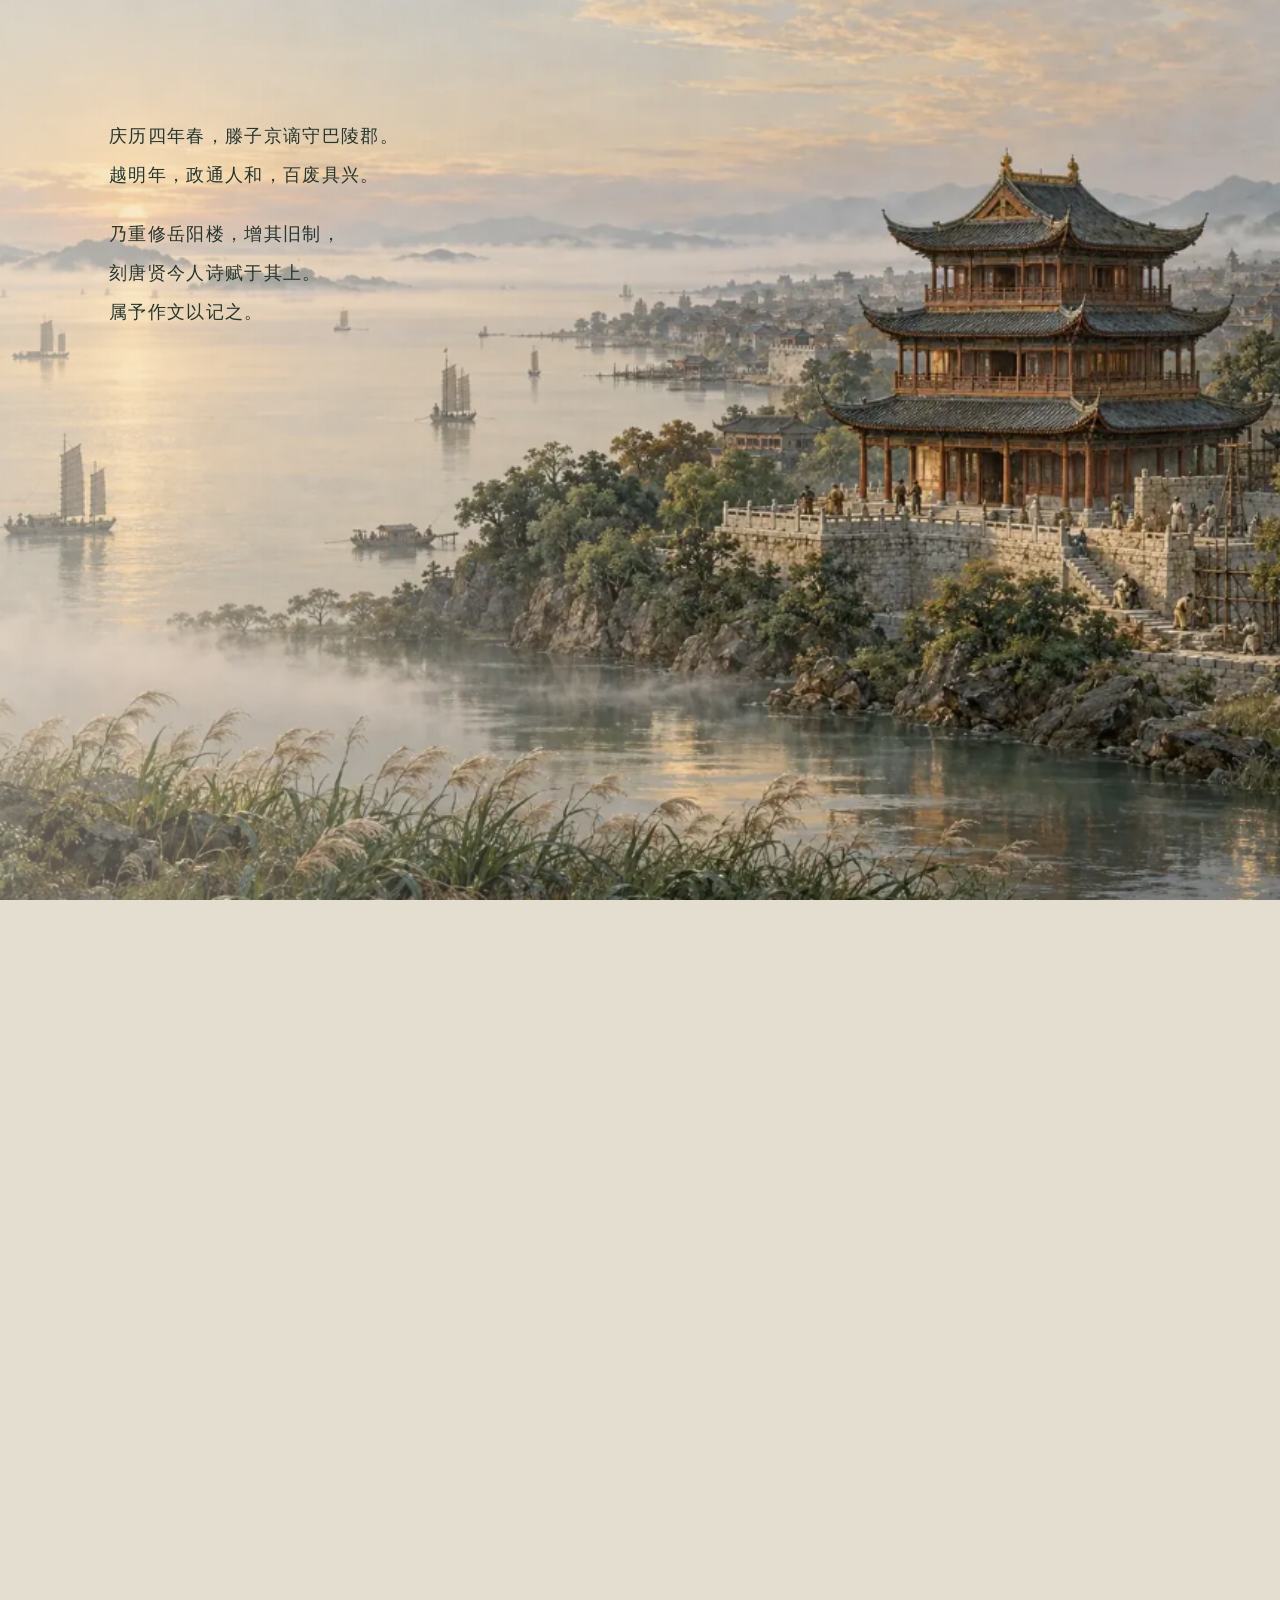
<file: yueyang-lou-ji/index.html>
<!doctype html>
<html lang="zh-CN">
<head>
<meta charset="UTF-8">
<meta name="viewport" content="width=device-width, initial-scale=1">
<meta name="theme-color" content="#e3ded0">
<meta name="description" content="范仲淹《岳阳楼记》。十二幅画，一篇完整原文。">
<link rel="icon" href="data:image/svg+xml,%3Csvg%20xmlns%3D%22http%3A%2F%2Fwww.w3.org%2F2000%2Fsvg%22%20viewBox%3D%220%200%2040%2040%22%3E%3Crect%20width%3D%2240%22%20height%3D%2240%22%20fill%3D%22%23e3ded0%22%2F%3E%3Ctext%20x%3D%2220%22%20y%3D%2229%22%20text-anchor%3D%22middle%22%20font-family%3D%22serif%22%20font-size%3D%2228%22%20fill%3D%22%23465346%22%3E%E5%B2%B3%3C%2Ftext%3E%3C%2Fsvg%3E">
<title>岳阳楼记</title>
<script>if (!matchMedia('(prefers-reduced-motion: reduce)').matches && innerHeight >= 600) { document.documentElement.classList.add('motion-candidate'); setTimeout(() => document.documentElement.classList.remove('motion-candidate'), 3000); }</script>
<style>:root { color-scheme: light; --serif: "Songti SC", "Noto Serif CJK SC", "Source Han Serif SC", "STSong", "SimSun", serif; }
*, *::before, *::after { box-sizing: border-box; }
html { background: #e3ded0; }
body { margin: 0; font-family: var(--serif); -webkit-font-smoothing: antialiased; }
main { position: relative; z-index: 1; }
::selection { background: #98744960; }
.sr-only { position: absolute; width: 1px; height: 1px; padding: 0; margin: -1px; overflow: hidden; clip: rect(0,0,0,0); white-space: nowrap; border: 0; }
.scene { position: relative; isolation: isolate; width: 100%; height: 100svh; min-height: 720px; overflow: hidden; background: #e3ded0; }
.scene-frame { position: relative; width: 100%; height: 100%; min-height: inherit; overflow: hidden; isolation: isolate; }
.scene-image { display: block; position: absolute; inset: 0; width: 100%; height: 100%; object-fit: cover; object-position: var(--position, 50% 50%); z-index: -2; }
.scene-frame::after { content: ""; position: absolute; inset: 0; z-index: -1; pointer-events: none; background: linear-gradient(90deg, #ece4d565, #e8e1d420 38%, transparent 67%); }
.prose { position: absolute; left: 8.5%; top: 13%; width: min(630px, 47%); margin: 0; color: #26352e; font-size: clamp(17px, 1.38vw, 21px); font-weight: 400; line-height: 2.2; letter-spacing: .075em; text-wrap: pretty; text-shadow: 0 1px 12px #f0e8d850; }
.prose p { margin: 0; }
.prose p + p { margin-top: 20px; }
.prose:focus { outline: none; }
.dense .prose { font-size: clamp(16px, 1.28vw, 19px); }
.spoken { display: block; font-size: 1.24em; line-height: 2; }
.night { color-scheme: dark; background: #14201e; }
.night .scene-frame::after { background: linear-gradient(90deg, #0c19188c, #111f1c25 43%, transparent 72%); }
.night .prose { color: #f0e7d4; text-shadow: 0 2px 16px #08130ee0; }
.portal { display: block; position: absolute; z-index: 3; width: 92px; height: 92px; border-radius: 50%; transform: translate(-50%, -50%); cursor: zoom-in; -webkit-tap-highlight-color: transparent; }
.portal[hidden] { display: none; }
.portal::before, .portal::after { content: ""; position: absolute; top: 50%; left: 50%; transform: translate(-50%, -50%); border-radius: 50%; pointer-events: none; }
.portal::before { width: 27px; height: 27px; background: #ffd3980b; box-shadow: 0 0 16px #e7ad674d; }
.portal::after { width: 32px; height: 32px; border: 1px solid #bba477ad; animation: ember 3s ease-in-out infinite; }
.night .portal::after { border-color: #f8d1a16b; }
.portal:hover::after { border-color: #ffe0b8; background: #ffd7a417; }
.portal:focus-visible { outline: 1px solid #f9d09c; outline-offset: -15px; background: #edbf7920; }
@keyframes ember { 0%,100% { opacity: .35; transform: translate(-50%, -50%) scale(.75); } 50% { opacity: .9; transform: translate(-50%, -50%) scale(1.15); } }
#passage { position: fixed; inset: 0; z-index: 20; overflow: hidden; background: #101915; pointer-events: auto; }
#passage[hidden] { display: none; }
#passage img { position: absolute; display: block; max-width: none; object-fit: cover; will-change: transform, opacity; }
.passage-text { position: absolute; inset: 0; background: transparent; pointer-events: none; }
.motion-candidate:not(.motion) .scene:first-child .prose { opacity: 0; }
.motion .scene { height: calc(var(--screen, 100svh) * var(--distance, 2)); min-height: 0; overflow: visible; background: transparent; }
.motion .scene-frame { position: fixed; inset: 0; height: var(--screen, 100svh); min-height: 0; visibility: hidden; opacity: 0; }
.motion .scene-frame.is-present .scene-image { will-change: transform, filter; }
.motion .scene-frame.is-present .prose p { will-change: transform, opacity; }
.motion .scene-image { transform-origin: 50% 50%; backface-visibility: hidden; }
.motion .portal { transition: opacity .3s; }
#living-paintings { display: none; position: fixed; inset: 0; width: 100%; height: 100%; z-index: 0; pointer-events: none; }
.motion.has-living-paintings #living-paintings { display: block; }
.motion.has-living-paintings .scene-image { opacity: 0; will-change: auto; }
#mist { position: fixed; inset: 0; z-index: 12; pointer-events: none; opacity: 0; background: radial-gradient(ellipse at 43% 56%, #f4f0e7, #e4e8e3a0 52%, transparent 100%); }
@media (min-width: 1800px) { .prose { left: 11%; top: 15%; } }
@media (max-aspect-ratio: 4/5) {
  .scene-image { object-position: var(--mobile-position, 60% 50%); }
  .prose { left: 8%; top: 8%; width: 84%; }
  .scene-frame::after { background: linear-gradient(180deg, #eee5d9d9, #eee5d959 40%, transparent 64%); }
  .night .scene-frame::after { background: linear-gradient(180deg, #0c1918dd, #0c191878 38%, transparent 68%); }
  .mobile-bottom .prose { top: auto; bottom: 7%; }
  .night.mobile-bottom .scene-frame::after { background: linear-gradient(0deg, #0c1918dd, #0c191878 25%, transparent 52%); }
}
@media (max-width: 600px) {
  .scene { min-height: 740px; }
  .scene-image { object-position: var(--mobile-position, 60% 50%); }
  .prose { left: 8%; top: 7%; width: 84%; font-size: 16px; line-height: 2.12; letter-spacing: .035em; }
  .prose p + p { margin-top: 16px; }
  .dense .prose { font-size: 15px; line-height: 2.05; }
  .dense .prose p + p { margin-top: 13px; }
  .spoken { font-size: 1.22em; }
  .mobile-bottom .prose { top: auto; bottom: 7%; }
}
@media (prefers-reduced-motion: reduce) { *, *::before, *::after { animation: none !important; } }
@media print {
  body, .scene { color: black; background: white; }
  .scene, .motion .scene { height: auto; min-height: 0; overflow: visible; margin-bottom: 14px; }
  .scene-image, .scene-frame::after, .portal, #passage, #mist, #living-paintings { display: none !important; }
  .scene-frame, .motion .scene-frame { position: relative; inset: auto; height: auto; min-height: 0; opacity: 1 !important; visibility: visible !important; }
  .prose p { opacity: 1 !important; transform: none !important; filter: none !important; }
  .scene .prose { position: static; width: 100%; font-size: 13pt; color: black; text-shadow: none; letter-spacing: 0; line-height: 1.8; }
  .prose p + p { margin-top: 0; }
  .spoken { display: inline; font-size: inherit; }
}
</style>
</head>
<body>
<h1 class="sr-only">岳阳楼记</h1>
<canvas id="living-paintings" aria-hidden="true"></canvas>
<main><section class="scene" id="renewal" aria-label="重修岳阳楼" data-distance="1.9" data-camera="1.08,1.025" data-weather="0.6,0,0" data-fire="0.5,0.5" style="--position:60% 50%;--mobile-position:90% 50%">
  <div class="scene-frame">
    <img class="scene-image" src="./art/01-renewal.webp" width="1536" height="1024" alt="晨雾中的岳阳楼临洞庭而立，楼下尚有修葺的匠人，湖岸渐渐苏醒。" fetchpriority="high" decoding="async">
    <div class="prose" tabindex="-1"><p>庆历四年春，滕子京谪守巴陵郡。<br>越明年，政通人和，百废具兴。</p><p>乃重修岳阳楼，增其旧制，<br>刻唐贤今人诗赋于其上。<br>属予作文以记之。</p></div>
    
  </div>
</section>
<section class="scene" id="vastness" aria-label="衔远山，吞长江" data-distance="1.9" data-camera="1.12,1.025" data-weather="0.43,0,0" data-fire="0.5,0.5" style="--position:50% 50%;--mobile-position:75% 50%">
  <div class="scene-frame">
    <img class="scene-image" src="./art/02-vastness.webp" width="1536" height="1024" alt="洞庭吞纳江流，远山层叠，一叶帆舟显得格外渺小。" loading="lazy" decoding="async">
    <div class="prose" tabindex="-1"><p>予观夫巴陵胜状，在洞庭一湖。</p><p><span class="spoken">衔远山，吞长江，</span>浩浩汤汤，横无际涯；</p></div>
    
  </div>
</section>
<section class="scene" id="changing-light" aria-label="朝晖夕阴" data-distance="1.9" data-camera="1.08,1.025" data-weather="0.54,0,0" data-fire="0.5,0.5" style="--position:50% 50%;--mobile-position:100% 50%">
  <div class="scene-frame">
    <img class="scene-image" src="./art/03-changing-light.webp" width="1536" height="1024" alt="洞庭云影与日光交替，岳阳楼的檐角俯瞰远方帆影。" loading="lazy" decoding="async">
    <div class="prose" tabindex="-1"><p>朝晖夕阴，气象万千。<br>此则岳阳楼之大观也，前人之述备矣。</p><p>然则北通巫峡，南极潇湘，<br>迁客骚人，多会于此，<br>览物之情，得无异乎？</p></div>
    
  </div>
</section>
<section class="scene night" id="storm" aria-label="阴风怒号，浊浪排空" data-distance="1.9" data-camera="1.03,1.085" data-weather="0.35,0.8,0" data-fire="0.5,0.5" style="--position:50% 50%;--mobile-position:100% 50%">
  <div class="scene-frame">
    <img class="scene-image" src="./art/04-storm.webp" width="1536" height="1024" alt="风雨封住洞庭的远山，灰黑的巨浪翻涌，天色晦暗。" loading="lazy" decoding="async">
    <div class="prose" tabindex="-1"><p>若夫淫雨霏霏，连月不开，<br>阴风怒号，浊浪排空，<br>日星隐曜，山岳潜形；</p></div>
    
  </div>
</section>
<section class="scene night" id="dusk" aria-label="薄暮冥冥" data-distance="1.9" data-camera="1.08,1.025" data-weather="0.62,0.35,0.1" data-fire="0.611,0.538" style="--position:50% 50%;--mobile-position:64% 50%">
  <div class="scene-frame">
    <img class="scene-image" src="./art/05-dusk.webp" width="1536" height="1024" alt="雨暮中停泊的旧船，折断的桨靠在岸边，一盏灯等待归人。" loading="lazy" decoding="async">
    <div class="prose" tabindex="-1"><p>商旅不行，樯倾楫摧；<br>薄暮冥冥，虎啸猿啼。</p></div>
    <a class="portal" href="#sorrow" data-x="0.611" data-y="0.538" aria-label="点击船灯，走近楼中的独客" hidden></a>
  </div>
</section>
<section class="scene night" id="sorrow" aria-label="去国怀乡" data-distance="1.9" data-camera="1.025,1.075" data-weather="0.88,0.12,0" data-fire="0.5,0.5" style="--position:50% 50%;--mobile-position:75% 50%">
  <div class="scene-frame">
    <img class="scene-image" src="./art/06-sorrow.webp" width="1536" height="1024" alt="一位宋代迁客立在楼窗边，风雨中的洞庭隔开了他与故乡。" loading="lazy" decoding="async">
    <div class="prose" tabindex="-1"><p>登斯楼也，则有去国怀乡，<br>忧谗畏讥，满目萧然，<br>感极而悲者矣。</p></div>
    
  </div>
</section>
<section class="scene" id="spring" aria-label="春和景明" data-distance="1.9" data-camera="1.08,1.025" data-weather="0.44,0,0" data-fire="0.5,0.5" style="--position:50% 50%;--mobile-position:53% 50%">
  <div class="scene-frame">
    <img class="scene-image" src="./art/07-spring.webp" width="1536" height="1024" alt="晴春的洞庭碧水连天，沙鸥掠过水面，游鱼的银光隐约可见。" loading="lazy" decoding="async">
    <div class="prose" tabindex="-1"><p>至若春和景明，波澜不惊，<br>上下天光，一碧万顷；<br>沙鸥翔集，锦鳞游泳；</p></div>
    <a class="portal" href="#banks" data-x="0.56" data-y="0.62" aria-label="点击近岸的芷兰，走近春水" hidden></a>
  </div>
</section>
<section class="scene" id="banks" aria-label="岸芷汀兰" data-distance="1.9" data-camera="1.025,1.075" data-weather="0.6,-0.15,0" data-fire="0.5,0.5" style="--position:50% 50%;--mobile-position:71% 50%">
  <div class="scene-frame">
    <img class="scene-image" src="./art/08-banks.webp" width="1536" height="1024" alt="近岸香草与兰花生在水边，嫩绿的叶子倒映在清澈春水中。" loading="lazy" decoding="async">
    <div class="prose" tabindex="-1"><p><span class="spoken">岸芷汀兰，<br>郁郁青青。</span></p></div>
    
  </div>
</section>
<section class="scene night mobile-bottom" id="moon" aria-label="浮光跃金，静影沉璧" data-distance="1.9" data-camera="1.08,1.025" data-weather="0.46,0,0.085" data-fire="0.753,0.648" style="--position:50% 50%;--mobile-position:88% 50%">
  <div class="scene-frame">
    <img class="scene-image" src="./art/09-moon.webp" width="1536" height="1024" alt="皓月下的洞庭澄澈辽阔，月影与渔舟的灯火落在湖上。" loading="lazy" decoding="async">
    <div class="prose" tabindex="-1"><p>而或长烟一空，皓月千里，<br>浮光跃金，静影沉璧，<br>渔歌互答，此乐何极！</p></div>
    <a class="portal" href="#wine" data-x="0.753" data-y="0.648" aria-label="点击渔舟灯火，进入楼中把酒临风的近景" hidden></a>
  </div>
</section>
<section class="scene night" id="wine" aria-label="把酒临风" data-distance="1.9" data-camera="1.025,1.075" data-weather="0.74,0,0.04" data-fire="0.969,0.851" style="--position:50% 50%;--mobile-position:67% 50%">
  <div class="scene-frame">
    <img class="scene-image" src="./art/10-wine.webp" width="1536" height="1024" alt="月夜楼栏边，游人迎着湖风举起酒杯，神色开朗而宁静。" loading="lazy" decoding="async">
    <div class="prose" tabindex="-1"><p>登斯楼也，则有心旷神怡，<br>宠辱偕忘，把酒临风，<br>其喜洋洋者矣。</p></div>
    <a class="portal" href="#heart" data-x="0.547" data-y="0.457" aria-label="点击酒杯，进入古仁人之心" hidden></a>
  </div>
</section>
<section class="scene night dense" id="heart" aria-label="不以物喜，不以己悲" data-distance="1.9" data-camera="1.08,1.025" data-weather="0.98,0,0.07" data-fire="0.807,0.655" style="--position:50% 50%;--mobile-position:63% 50%">
  <div class="scene-frame">
    <img class="scene-image" src="./art/11-heart.webp" width="1536" height="1024" alt="静室中的宋代士人面对案卷，窗外遥见田野与百姓，悲喜渐归于沉静。" loading="lazy" decoding="async">
    <div class="prose" tabindex="-1"><p>嗟夫！予尝求古仁人之心，<br>或异二者之为，何哉？</p><p><span class="spoken">不以物喜，不以己悲；</span></p><p>居庙堂之高则忧其民；<br>处江湖之远则忧其君。</p></div>
    <a class="portal" href="#concern" data-x="0.64" data-y="0.73" aria-label="点击案卷，进入范仲淹写作时的心境" hidden></a>
  </div>
</section>
<section class="scene night dense" id="concern" aria-label="先忧后乐" data-distance="2.25" data-camera="1.025,1.075" data-weather="0.98,0,0.08" data-fire="0.5,0.62" style="--position:50% 50%;--mobile-position:77% 50%">
  <div class="scene-frame">
    <img class="scene-image" src="./art/12-concern.webp" width="1536" height="1024" alt="想象中的范仲淹在邓州灯下执笔，洞庭、田野和行旅化为遥思天下的心境。" loading="lazy" decoding="async">
    <div class="prose" tabindex="-1"><p>是进亦忧，退亦忧。<br>然则何时而乐耶？其必曰</p><p><span class="spoken">“先天下之忧而忧，<br>后天下之乐而乐”乎！</span></p><p>噫！微斯人，吾谁与归？</p><p>时六年九月十五日。</p></div>
    
  </div>
</section></main>
<div id="mist" aria-hidden="true"></div>
<div id="passage" aria-hidden="true" hidden></div>
<script>// Animate the existing paintings; the original images remain the readable fallback.
function createLivingPaintings(scenes) {
  const canvas = document.getElementById('living-paintings');
  const root = document.documentElement;
  let gl;
  try {
    gl = canvas.getContext('webgl', { alpha: false, antialias: false, depth: false, powerPreference: 'low-power' });
  } catch { return null; }
  if (!gl) return null;
  let failed = false;
  let lastDraw = -100;
  let ready = false;
  let quality = 1;
  let slowFrames = 0;
  const textures = new Map();
  const uniforms = {};
  const shaders = [];
  let program;
  let buffer;
  const weather = scenes.map(scene => scene.element.dataset.weather.split(',').map(Number));
  const fire = scenes.map(scene => scene.element.dataset.fire.split(',').map(Number));
  const vertex = `
    attribute vec2 aPosition;
    varying vec2 vScreen;
    void main() {
      vScreen = vec2(aPosition.x * .5 + .5, .5 - aPosition.y * .5);
      gl_Position = vec4(aPosition, 0., 1.);
    }
  `;
  const fragment = `
    #ifdef GL_FRAGMENT_PRECISION_HIGH
    precision highp float;
    #else
    precision mediump float;
    #endif
    varying vec2 vScreen;
    uniform sampler2D uImageA, uImageB;
    uniform vec4 uCropA, uCropB;
    uniform vec3 uCameraA, uCameraB, uWeatherA, uWeatherB;
    uniform vec2 uFireA, uFireB, uSize;
    uniform float uTime, uBlend, uIndexA, uIndexB;

    float hash(vec2 p) {
      p = fract(mod(p, 127.) * vec2(123.34, 345.45));
      p += dot(p, p + 34.345);
      return fract(p.x * p.y);
    }
    float noise(vec2 p) {
      vec2 cell = floor(p), f = fract(p);
      f = f * f * (3. - 2. * f);
      return mix(mix(hash(cell), hash(cell + vec2(1.,0.)), f.x),
                 mix(hash(cell + vec2(0.,1.)), hash(cell + vec2(1.,1.)), f.x), f.y);
    }
    float cloud(vec2 p) {
      return noise(p) * .65 + noise(p * 2.13 + 7.2) * .35;
    }
    vec2 imageUV(vec4 crop, vec3 camera) {
      vec2 screen = (vScreen - .5 - camera.yz) / camera.x + .5;
      return (screen - crop.xy) / crop.zw;
    }
    float pollen(vec2 p, float density, float speed, float seed) {
      p.x *= uSize.x / uSize.y;
      p *= density;
      p += vec2(uTime * speed * .27, -uTime * speed) + seed;
      vec2 cell = floor(p), f = fract(p);
      vec2 center = .18 + .64 * vec2(hash(cell + seed), hash(cell + 91.7));
      center.x += sin(uTime * .5 + hash(cell) * 6.28) * .065;
      float radius = .014 + hash(cell + 31.2) * .019;
      float distance = length((f - center) * vec2(1., .78));
      return (1. - smoothstep(radius * .35, radius * 1.9, distance))
        * step(.76, hash(cell + 48.3)) * (.25 + hash(cell + 22.1) * .5);
    }
    float rainfall(vec2 p) {
      p.x = p.x * uSize.x / uSize.y + p.y * .19;
      p *= vec2(125., 5.);
      p.y -= uTime * 5.5;
      vec2 cell = floor(p), f = fract(p);
      float seed = hash(cell);
      float line = 1. - smoothstep(.005, .055, abs(f.x - (.15 + seed * .7)));
      float length = smoothstep(.08,.20,f.y) * (1. - smoothstep(.42,.94,f.y));
      return line * length * step(.48,seed);
    }
    vec3 painting(sampler2D image, vec4 crop, vec3 camera, vec3 climate, vec2 fire, float index, float direction) {
      vec2 uv = imageUV(crop, camera);
      float water = smoothstep(climate.x, climate.x + .14, uv.y);
      float ripple = sin(uv.y * 145. - uTime * .62) * .00052
                   + sin(uv.y * 267. + uTime * .37) * .00024;
      ripple *= 1. + max(0., climate.y) * 2.;
      float breath = (noise(vec2(uv.y * 38., uTime * .18)) - .5) * (.00034 + max(0.,-climate.y) * .001);
      float passing = sin(uBlend * 3.141593);
      vec2 drift = vec2(cloud(vScreen * vec2(3., 9.) + vec2(uTime * .02, 0.)) - .5,
                        sin(vScreen.x * 7. + uTime * .15) * .2);
      vec2 moving = uv + vec2(breath + ripple * water, 0.) + drift * passing * .009 * direction;
      vec3 color = texture2D(image, clamp(moving, .001, .999)).rgb;
      vec2 ember = (uv - fire) / vec2(.046, .065);
      float pulse = .55 + sin(uTime * 2.7) * .18 + sin(uTime * 6.3 + 1.1) * .10;
      color += vec3(1., .39, .07) * exp(-dot(ember, ember) * 1.4) * climate.z * pulse;
      if (climate.y > 0.) color = mix(color, vec3(.68,.72,.70), rainfall(vScreen) * climate.y * .21);
      if (climate.y < 0.) {
        float dust = pollen(vScreen, 11., .06, 3.1) + pollen(vScreen, 23., .04, 16.4) * .35;
        color = mix(color, vec3(.91,.85,.63), clamp(dust * -climate.y, 0., .16));
      }
      return color;
    }
    void main() {
      vec3 color = painting(uImageA, uCropA, uCameraA, uWeatherA, uFireA, uIndexA, 1.);
      if (uBlend > .0001) {
        vec3 next = painting(uImageB, uCropB, uCameraB, uWeatherB, uFireB, uIndexB, -1.);
        // The dissolve follows long, fine bands of mist instead of a flat fade.
        float grain = cloud(vScreen * vec2(2.5, 23.) + vec2(uTime * .01, 0.));
        float threshold = .37 + grain * .26;
        float dissolve = smoothstep(threshold - .24, threshold + .24, uBlend);
        color = mix(color, next, dissolve);
      }
      color += (hash(floor(vScreen * uSize) + mod(floor(uTime * 8.), 97.)) - .5) * .002;
      gl_FragColor = vec4(color, 1.);
    }
  `;
  function disable() {
    if (failed) return;
    failed = true;
    root.classList.remove('has-living-paintings');
    for (const texture of textures.values()) gl.deleteTexture(texture);
    if (buffer) gl.deleteBuffer(buffer);
    if (program) gl.deleteProgram(program);
    shaders.forEach(shader => gl.deleteShader(shader));
  }
  canvas.addEventListener('webglcontextlost', event => { event.preventDefault(); disable(); });
  try {
    program = gl.createProgram();
    for (const [type, source] of [[gl.VERTEX_SHADER, vertex], [gl.FRAGMENT_SHADER, fragment]]) {
      const shader = gl.createShader(type);
      shaders.push(shader);
      gl.shaderSource(shader, source);
      gl.compileShader(shader);
      if (!gl.getShaderParameter(shader, gl.COMPILE_STATUS)) throw new Error('Painting shader unavailable');
      gl.attachShader(program, shader);
    }
    gl.linkProgram(program);
    if (!gl.getProgramParameter(program, gl.LINK_STATUS)) throw new Error('Painting program unavailable');
    gl.useProgram(program);
    buffer = gl.createBuffer();
    gl.bindBuffer(gl.ARRAY_BUFFER, buffer);
    gl.bufferData(gl.ARRAY_BUFFER, new Float32Array([-1,-1, 1,-1, -1,1, -1,1, 1,-1, 1,1]), gl.STATIC_DRAW);
    const position = gl.getAttribLocation(program, 'aPosition');
    gl.enableVertexAttribArray(position);
    gl.vertexAttribPointer(position, 2, gl.FLOAT, false, 0, 0);
    for (const name of ['ImageA','ImageB','CropA','CropB','CameraA','CameraB','WeatherA','WeatherB','FireA','FireB','Size','Time','Blend','IndexA','IndexB']) {
      uniforms[name] = gl.getUniformLocation(program, 'u' + name);
    }
    gl.uniform1i(uniforms.ImageA, 0);
    gl.uniform1i(uniforms.ImageB, 1);
  } catch { disable(); return null; }

  function resize() {
    if (failed) return;
    const ratio = Math.min(devicePixelRatio || 1, 1.5, Math.sqrt(1800000 / (innerWidth * innerHeight))) * quality;
    canvas.width = Math.round(innerWidth * ratio);
    canvas.height = Math.round(innerHeight * ratio);
    gl.viewport(0, 0, canvas.width, canvas.height);
    gl.uniform2f(uniforms.Size, canvas.width, canvas.height);
    lastDraw = -100;
  }
  function textureFor(scene) {
    if (textures.has(scene.index)) return textures.get(scene.index);
    if (!scene.photo.complete || !scene.photo.naturalWidth) return null;
    const texture = gl.createTexture();
    gl.bindTexture(gl.TEXTURE_2D, texture);
    gl.texParameteri(gl.TEXTURE_2D, gl.TEXTURE_WRAP_S, gl.CLAMP_TO_EDGE);
    gl.texParameteri(gl.TEXTURE_2D, gl.TEXTURE_WRAP_T, gl.CLAMP_TO_EDGE);
    gl.texParameteri(gl.TEXTURE_2D, gl.TEXTURE_MIN_FILTER, gl.LINEAR);
    gl.texParameteri(gl.TEXTURE_2D, gl.TEXTURE_MAG_FILTER, gl.LINEAR);
    gl.texImage2D(gl.TEXTURE_2D, 0, gl.RGBA, gl.RGBA, gl.UNSIGNED_BYTE, scene.photo);
    textures.set(scene.index, texture);
    return texture;
  }
  function bind(scene, suffix, slot, texture) {
    gl.activeTexture(gl.TEXTURE0 + slot);
    gl.bindTexture(gl.TEXTURE_2D, texture);
    const crop = scene.crop;
    gl.uniform4f(uniforms['Crop' + suffix], crop.x, crop.y, crop.width, crop.height);
    gl.uniform3f(uniforms['Camera' + suffix], scene.pose.scale, scene.pose.x / scene.width, scene.pose.y / scene.height);
    gl.uniform3fv(uniforms['Weather' + suffix], weather[scene.index]);
    gl.uniform2fv(uniforms['Fire' + suffix], fire[scene.index]);
    gl.uniform1f(uniforms['Index' + suffix], scene.index);
  }
  return {
    get healthy() { return !failed; },
    resize,
    draw(index, blend, time, force = false) {
      if (failed || (!force && time - lastDraw < 32)) return;
      if (ready && !force) {
        slowFrames = time - lastDraw > 75 ? slowFrames + 1 : Math.max(0, slowFrames - 1);
        if (slowFrames >= 10 && quality > .65) {
          quality = Math.max(.65, quality * .82);
          slowFrames = 0;
          resize();
        }
      }
      const a = scenes[index], b = scenes[Math.min(index + 1, scenes.length - 1)];
      try {
        const textureA = textureFor(a), textureB = textureFor(b);
        if (!textureA || !a.crop) return;
        if (blend > 0 && (!textureB || !b.crop)) {
          root.classList.remove('has-living-paintings');
          return;
        }
        bind(a, 'A', 0, textureA);
        bind(textureB && b.crop ? b : a, 'B', 1, textureB || textureA);
        gl.uniform1f(uniforms.Time, time / 1000);
        gl.uniform1f(uniforms.Blend, blend);
        gl.drawArrays(gl.TRIANGLES, 0, 6);
        // Keep GPU memory bounded as longer essays pass through their twelve paintings.
        for (const [key, texture] of textures) {
          if (textures.size <= 4) break;
          if (key !== a.index && key !== b.index) { gl.deleteTexture(texture); textures.delete(key); }
        }
        if (!ready && gl.getError() !== gl.NO_ERROR) { disable(); return; }
        ready = true;
        lastDraw = time;
        root.classList.add('has-living-paintings');
      } catch { disable(); }
    }
  };
}

(() => {
  'use strict';
  const root = document.documentElement;
  const passage = document.getElementById('passage');
  const mist = document.getElementById('mist');
  const reducedMotion = matchMedia('(prefers-reduced-motion: reduce)');
  const printMedia = matchMedia('print');
  const finePointer = matchMedia('(hover: hover) and (pointer: fine)');
  const elements = [...document.querySelectorAll('.scene')];
  const distances = elements.map(element => Number(element.dataset.distance));
  const camera = elements.map(element => element.dataset.camera.split(',').map(Number));
  const scenes = elements.map((element, index) => ({
    element, index, frame: element.querySelector('.scene-frame'), photo: element.querySelector('.scene-image'),
    prose: element.querySelector('.prose'), paragraphs: [...element.querySelectorAll('.prose > p')],
    portal: element.querySelector('.portal'), start: 0, span: 0, width: 0, height: 0, point: null,
    pose: { scale: 1, x: 0, y: 0 }
  }));
  const byId = new Map(scenes.map(scene => [scene.element.id, scene]));
  const clamp = value => Math.max(0, Math.min(1, value));
  const smooth = value => { const x = clamp(value); return x * x * (3 - 2 * x); };
  const set = (element, property, value) => { if (element.style[property] !== value) element.style[property] = value; };
  let enabled = false;
  let initialized = false;
  let screenHeight = innerHeight;
  let virtualY = scrollY;
  let frameRequest = 0;
  let lastTick = 0;
  let introAt = 0;
  let flight = null;
  let dominant = 0;
  let paintings = null;
  let paintingRequested = false;
  let preparedIndex = -1;
  const pointer = { x: 0, y: 0, targetX: 0, targetY: 0 };

  function getLocation(y = virtualY) {
    let index = 0;
    for (const scene of scenes) if (y >= scene.start) index = scene.index;
    const scene = scenes[index];
    return { index, ratio: (y - scene.start) / Math.max(scene.span, 1) };
  }
  function measure() {
    screenHeight = innerHeight;
    root.style.setProperty('--screen', screenHeight + 'px');
    for (const scene of scenes) {
      scene.start = scene.element.offsetTop;
      scene.span = scene.element.offsetHeight;
      scene.width = scene.frame.clientWidth;
      scene.height = scene.frame.clientHeight;
      const photo = scene.photo;
      if (photo.naturalWidth && scene.width && scene.height) {
        const scale = Math.max(scene.width / photo.naturalWidth, scene.height / photo.naturalHeight);
        const position = getComputedStyle(photo).objectPosition.split(' ').map(value => parseFloat(value) / 100);
        scene.crop = {
          x: (1 - photo.naturalWidth * scale / scene.width) * position[0],
          y: (1 - photo.naturalHeight * scale / scene.height) * position[1],
          width: photo.naturalWidth * scale / scene.width,
          height: photo.naturalHeight * scale / scene.height
        };
        if (scene.portal) scene.point = {
          x: scene.crop.x * scene.width + photo.naturalWidth * scale * Number(scene.portal.dataset.x),
          y: scene.crop.y * scene.height + photo.naturalHeight * scale * Number(scene.portal.dataset.y)
        };
      }
      placePortal(scene);
    }
    paintings?.resize();
  }
  function placePortal(scene) {
    if (!scene.portal || !scene.point) return;
    const pose = enabled ? scene.pose : { scale: 1, x: 0, y: 0 };
    const x = scene.width / 2 + (scene.point.x - scene.width / 2) * pose.scale + pose.x;
    const y = scene.height / 2 + (scene.point.y - scene.height / 2) * pose.scale + pose.y;
    set(scene.portal, 'left', x.toFixed(2) + 'px');
    set(scene.portal, 'top', y.toFixed(2) + 'px');
    scene.portal.hidden = x < 0 || y < 0 || x > scene.width || y > scene.height;
  }
  function paintScene(scene, y, entry, blend, now, landing = false) {
    const local = (y - scene.start) / Math.max(scene.span, 1);
    const hold = smooth(local / .76);
    const exit = smooth((local - .62) / .24);
    const [from, to] = camera[scene.index];
    const pointerX = landing ? 0 : pointer.x;
    const pointerY = landing ? 0 : pointer.y;
    const scale = from + (to - from) * hold + Math.max(0, blend) * .035;
    const pan = (value, size) => {
      const margin = Math.max(0, (scale - 1) * size / 2 - 3);
      return Math.max(-margin, Math.min(margin, value));
    };
    scene.pose = {
      scale,
      x: pan(pointerX * 12 + (hold - .5) * (scene.index % 2 ? 6 : -6), scene.width),
      y: pan(pointerY * 8 + (hold - .5) * -10, scene.height)
    };
    const { x, y: panY } = scene.pose;
    set(scene.photo, 'transform', `translate3d(${x.toFixed(3)}px,${panY.toFixed(3)}px,0) scale(${scale.toFixed(5)})`);
    const blur = ((1 - entry) * 2 + blend * 1.5) * (innerWidth < 700 ? .55 : 1);
    set(scene.photo, 'filter', blur > .02 ? `blur(${blur.toFixed(2)}px)` : 'none');
    let phase = (y - scene.start) / screenHeight;
    if (scene.index === 0 && introAt && !landing) phase += -.10 + smooth((now - introAt) / 1300) * .32;
    scene.paragraphs.forEach((paragraph, index) => {
      const appearance = smooth((phase + .10 - index * .07) / .22);
      const opacity = appearance * (1 - exit);
      set(paragraph, 'opacity', opacity.toFixed(4));
      set(paragraph, 'transform', `translate3d(0,${((1 - appearance) * 14 - exit * 6).toFixed(2)}px,0)`);
      const fuzz = (1 - appearance) * 1.8 + exit;
      set(paragraph, 'filter', fuzz > .04 ? `blur(${fuzz.toFixed(2)}px)` : 'none');
    });
    if (scene.portal) {
      placePortal(scene);
      const interactive = entry > .96 && exit < .15;
      set(scene.portal, 'opacity', interactive ? '1' : '0');
      set(scene.portal, 'pointerEvents', interactive ? 'auto' : 'none');
      scene.portal.tabIndex = interactive ? 0 : -1;
    }
  }
  function render(now = performance.now(), force = false) {
    if (!enabled || (flight?.staging && !flight.landed)) return;
    const { index, ratio } = getLocation();
    if (index !== preparedIndex) {
      preparedIndex = index;
      // Decode the next paintings during the reading pause, before their dissolve starts.
      Promise.allSettled(scenes.slice(Math.max(0, index - 1), index + 3).map(scene => scene.photo.decode())).then(schedule);
    }
    const blend = index < scenes.length - 1 ? smooth((ratio - .76) / .24) : 0;
    dominant = blend > .6 ? index + 1 : index;
    for (const scene of scenes) {
      const current = scene.index === index;
      const incoming = scene.index === index + 1 && blend > .0001;
      const visible = current || incoming;
      set(scene.frame, 'visibility', visible ? 'visible' : 'hidden');
      set(scene.frame, 'opacity', current ? '1' : incoming ? blend.toFixed(5) : '0');
      scene.frame.classList.toggle('is-present', visible);
      scene.frame.inert = scene.index !== dominant;
      if (visible) paintScene(scene, virtualY, current ? 1 : blend, current ? blend : 0, now);
    }
    paintings?.draw(index, blend, now, force);
    const haze = Math.sin(blend * Math.PI) * (scenes[index].element.classList.contains('night') ? .018 : .05);
    set(mist, 'opacity', haze.toFixed(4));
  }
  function tick(now) {
    frameRequest = 0;
    if (!enabled || (flight?.staging && !flight.landed)) return;
    const delta = Math.min(100, lastTick ? now - lastTick : 16);
    lastTick = now;
    virtualY += (scrollY - virtualY) * (1 - Math.exp(-delta / 78));
    pointer.x += (pointer.targetX - pointer.x) * (1 - Math.exp(-delta / 120));
    pointer.y += (pointer.targetY - pointer.y) * (1 - Math.exp(-delta / 120));
    if (Math.abs(scrollY - virtualY) < .08) virtualY = scrollY;
    render(now);
    if (paintings?.healthy || Math.abs(scrollY - virtualY) > .08 || Math.abs(pointer.x - pointer.targetX) > .001 || Math.abs(pointer.y - pointer.targetY) > .001 || (introAt && now - introAt < 1400)) schedule();
  }
  function schedule() {
    if (enabled && !frameRequest && !document.hidden) frameRequest = requestAnimationFrame(tick);
  }
  function synchronize() { virtualY = scrollY; lastTick = 0; render(performance.now(), true); schedule(); }
  function goTo(scene, updateHistory = false, focus = false) {
    const top = enabled ? scene.start + screenHeight * .38 : scene.element.offsetTop;
    if (updateHistory && location.hash !== '#' + scene.element.id) history.pushState(null, '', '#' + scene.element.id);
    window.scrollTo({ top, behavior: 'instant' });
    if (enabled) synchronize();
    if (focus) scene.prose.focus({ preventScroll: true });
  }
  function resetScene(scene) {
    scene.frame.removeAttribute('style');
    scene.frame.classList.remove('is-present');
    scene.frame.inert = false;
    scene.photo.style.removeProperty('transform');
    scene.photo.style.removeProperty('filter');
    scene.paragraphs.forEach(paragraph => paragraph.removeAttribute('style'));
    if (scene.portal) {
      scene.portal.style.removeProperty('opacity');
      scene.portal.style.removeProperty('pointer-events');
      scene.portal.tabIndex = 0;
    }
  }
  function shouldAnimate() { return !reducedMotion.matches && !printMedia.matches && innerHeight >= 600; }
  function preparePaintings(delay) {
    if (paintings || paintingRequested) return;
    paintingRequested = true;
    // Let the first image and its prose appear before compiling the graphics effect.
    setTimeout(() => {
      if (!enabled || document.hidden) { paintingRequested = false; return; }
      paintings = createLivingPaintings(scenes);
      paintings?.resize();
      synchronize();
    }, delay);
  }
  function updateMode(initial = false) {
    const next = shouldAnimate();
    const restore = enabled ? scenes[dominant] : scenes.reduce((last, scene) => scene.element.getBoundingClientRect().top <= innerHeight * .45 ? scene : last, scenes[0]);
    cancelFlight();
    enabled = next;
    root.classList.toggle('motion', enabled);
    root.classList.remove('motion-candidate');
    if (!enabled) {
      cancelAnimationFrame(frameRequest);
      frameRequest = 0;
      scenes.forEach(resetScene);
      set(mist, 'opacity', '0');
    }
    measure();
    if (initial) introAt = performance.now();
    const requested = byId.get(location.hash.slice(1));
    if (initial && requested) goTo(requested);
    else if (!initial && !printMedia.matches) goTo(restore);
    else synchronize();
    if (enabled) preparePaintings(initial && !requested ? 1500 : 100);
  }
  function clearPassage() {
    passage.hidden = true;
    passage.replaceChildren();
    passage.getAnimations().forEach(animation => animation.cancel());
    document.body.removeAttribute('data-transitioning');
  }
  function cancelFlight() {
    if (!flight) return;
    const token = flight;
    flight = null;
    token.animations.forEach(animation => animation.cancel());
    clearPassage();
    token.source.portal.focus({ preventScroll: true });
    synchronize();
  }
  function stagePhoto(photo) {
    const box = photo.getBoundingClientRect();
    const image = document.createElement('img');
    image.src = photo.currentSrc || photo.src;
    image.alt = '';
    Object.assign(image.style, {
      left: box.left + 'px', top: box.top + 'px', width: box.width + 'px', height: box.height + 'px',
      objectPosition: getComputedStyle(photo).objectPosition
    });
    return { image, box };
  }
  function stageText(scene) {
    const layer = document.createElement('div');
    layer.className = scene.element.className.replace('scene', 'passage-text');
    const prose = scene.prose.cloneNode(true);
    [...prose.children].forEach((paragraph, index) => {
      const current = getComputedStyle(scene.paragraphs[index]);
      Object.assign(paragraph.style, { opacity: current.opacity, transform: current.transform, filter: current.filter });
    });
    const box = scene.prose.getBoundingClientRect();
    Object.assign(prose.style, {
      left: box.left + 'px', top: box.top + 'px', right: 'auto', bottom: 'auto',
      width: box.width + 'px', height: box.height + 'px'
    });
    prose.removeAttribute('tabindex');
    layer.append(prose);
    return layer;
  }
  async function enter(source) {
    if (flight) return;
    const destination = byId.get(source.portal.hash.slice(1));
    if (!destination) return;
    const token = { source, destination, animations: [], staging: false, landed: false };
    flight = token;
    try {
      destination.photo.loading = 'eager';
      await destination.photo.decode();
      if (flight !== token) return;
      if (reducedMotion.matches || !Element.prototype.animate) {
        goTo(destination, true, true);
        flight = null;
        return;
      }
      const hotspot = source.portal.getBoundingClientRect();
      const x = hotspot.left + hotspot.width / 2;
      const y = hotspot.top + hotspot.height / 2;
      const leaving = stagePhoto(source.photo);
      const words = stageText(source);
      if (enabled) paintScene(destination, destination.start + screenHeight * .38, 1, 0, performance.now(), true);
      const entering = stagePhoto(destination.photo);
      if (!enabled) entering.image.style.top = '0px';
      leaving.image.style.transformOrigin = `${x - leaving.box.left}px ${y - leaving.box.top}px`;
      entering.image.style.opacity = '0';
      passage.replaceChildren(leaving.image, entering.image, words);
      passage.hidden = false;
      token.staging = true;
      document.body.dataset.transitioning = 'true';
      const translate = `translate(${innerWidth / 2 - x}px, ${innerHeight / 2 - y}px)`;
      token.animations.push(words.animate([
        { opacity: 1, transform: 'translateY(0)' },
        { opacity: 0, transform: 'translateY(-7px)' }
      ], { duration: 260, easing: 'ease-out', fill: 'forwards' }));
      token.animations.push(leaving.image.animate([
        { transform: 'translate(0,0) scale(1)', opacity: 1, filter: 'blur(0px)' },
        { transform: translate + ' scale(4.4)', opacity: 0, filter: 'blur(3px)' }
      ], { duration: 1250, easing: 'cubic-bezier(.4,0,.1,1)', fill: 'forwards' }));
      token.animations.push(entering.image.animate([
        { transform: 'scale(1.15)', opacity: 0, filter: 'blur(3px)' },
        { transform: 'scale(1)', opacity: 1, filter: 'blur(0px)' }
      ], { duration: 900, delay: 350, easing: 'cubic-bezier(.2,.6,.2,1)', fill: 'forwards' }));
      await Promise.allSettled(token.animations.map(animation => animation.finished));
      if (flight !== token) return;
      token.landed = true;
      pointer.x = pointer.y = pointer.targetX = pointer.targetY = 0;
      goTo(destination, true, true);
      if (enabled) destination.paragraphs.forEach((paragraph, index) => {
        token.animations.push(paragraph.animate([
          { opacity: 0, transform: 'translateY(12px)', filter: 'blur(1.8px)' },
          { opacity: 1, transform: 'translateY(0)', filter: 'blur(0px)' }
        ], { duration: 520, delay: index * 90, easing: 'cubic-bezier(.2,.6,.2,1)', fill: 'backwards' }));
      });
      const reveal = passage.animate([{ opacity: 1 }, { opacity: 0 }], { duration: 240, fill: 'forwards' });
      token.animations.push(reveal);
      await reveal.finished.catch(() => {});
      if (flight !== token) return;
      flight = null;
      clearPassage();
      schedule();
    } catch {
      if (flight !== token) return;
      flight = null;
      clearPassage();
      goTo(destination, true, true);
    }
  }

  scenes.forEach(scene => {
    scene.element.style.setProperty('--distance', distances[scene.index]);
    scene.photo.loading = 'eager';
    scene.photo.addEventListener('load', () => { measure(); schedule(); });
    if (scene.portal) scene.portal.addEventListener('click', event => {
      if (event.metaKey || event.ctrlKey || event.shiftKey || event.altKey) return;
      event.preventDefault();
      enter(scene);
    });
  });
  window.addEventListener('scroll', schedule, { passive: true });
  window.addEventListener('pointermove', event => {
    if (!enabled || !finePointer.matches || event.pointerType === 'touch' || flight) return;
    pointer.targetX = (event.clientX / innerWidth - .5) * 2;
    pointer.targetY = (event.clientY / innerHeight - .5) * 2;
    schedule();
  }, { passive: true });
  document.documentElement.addEventListener('pointerleave', () => {
    pointer.targetX = pointer.targetY = 0;
    schedule();
  });
  window.addEventListener('resize', () => {
    if (!initialized) return;
    const locationBefore = getLocation();
    cancelFlight();
    if (enabled !== shouldAnimate()) { updateMode(); return; }
    measure();
    if (enabled) window.scrollTo({ top: scenes[locationBefore.index].start + scenes[locationBefore.index].span * locationBefore.ratio, behavior: 'instant' });
    synchronize();
  }, { passive: true });
  reducedMotion.addEventListener('change', () => updateMode());
  printMedia.addEventListener('change', () => updateMode());
  document.addEventListener('keydown', event => {
    if (!flight) return;
    if (event.key === 'Escape') { event.preventDefault(); cancelFlight(); }
    else if (['ArrowDown','ArrowUp','PageDown','PageUp','Home','End',' '].includes(event.key)) event.preventDefault();
  });
  const holdScroll = event => { if (flight?.staging) event.preventDefault(); };
  document.addEventListener('wheel', holdScroll, { passive: false });
  document.addEventListener('touchmove', holdScroll, { passive: false });
  window.addEventListener('popstate', () => {
    cancelFlight();
    const target = byId.get(location.hash.slice(1));
    if (target) goTo(target, false, true);
  });
  window.addEventListener('hashchange', () => {
    if (!initialized || flight) return;
    const target = byId.get(location.hash.slice(1));
    if (target) goTo(target);
  });
  document.addEventListener('visibilitychange', () => {
    if (document.hidden) { cancelAnimationFrame(frameRequest); frameRequest = 0; }
    else { lastTick = 0; if (enabled) preparePaintings(100); schedule(); }
  });
  const initialScene = byId.get(location.hash.slice(1)) || scenes[0];
  const initialPhotos = new Set([...scenes.slice(0,2), ...scenes.slice(initialScene.index, initialScene.index + 2)]);
  Promise.allSettled([...initialPhotos].map(scene => scene.photo.decode())).then(() => {
    initialized = true;
    updateMode(true);
  }).catch(() => {
    root.classList.remove('motion-candidate', 'motion');
    enabled = false;
    scenes.forEach(resetScene);
    measure();
  });
})();
</script>
</body>
</html>
</file>
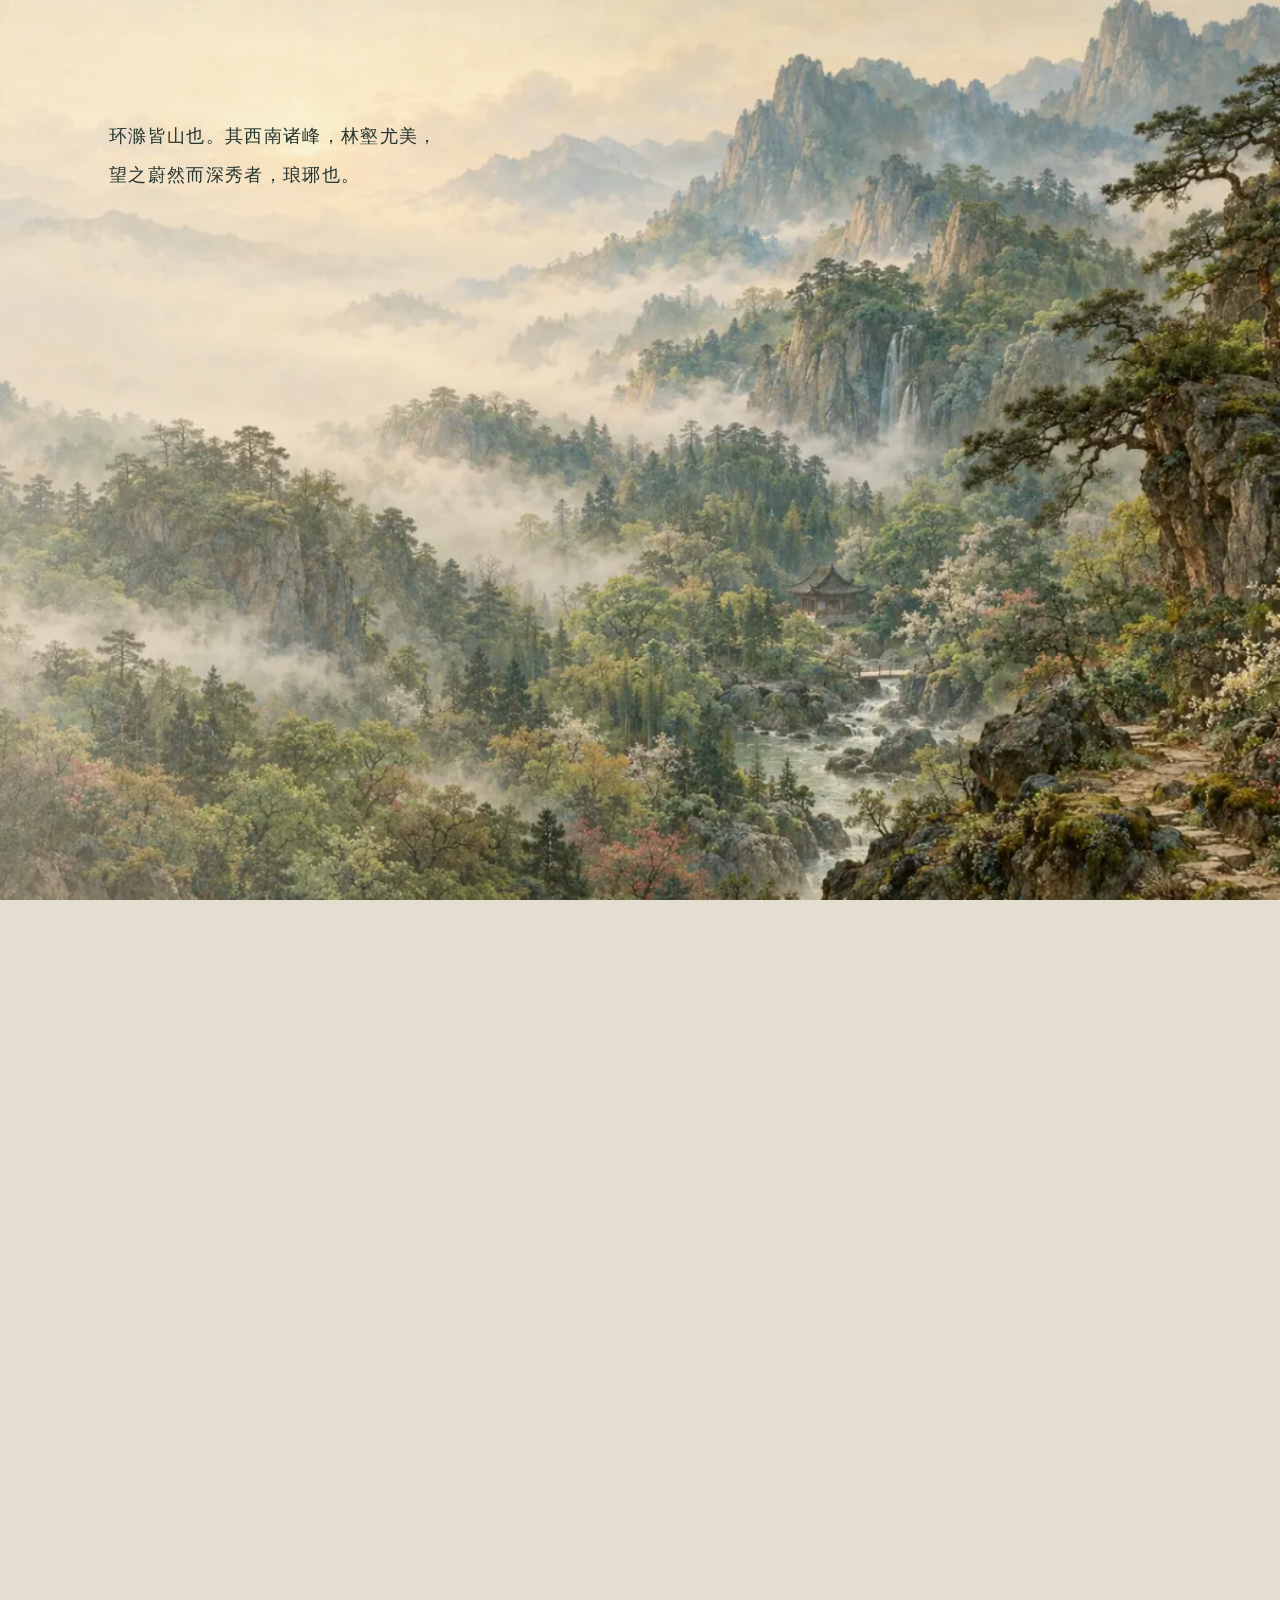
<file: zuiweng-ting-ji/index.html>
<!doctype html>
<html lang="zh-CN">
<head>
<meta charset="UTF-8">
<meta name="viewport" content="width=device-width, initial-scale=1">
<meta name="theme-color" content="#e3ded0">
<meta name="description" content="欧阳修《醉翁亭记》。十二幅画，一篇完整原文。">
<link rel="icon" href="data:image/svg+xml,%3Csvg%20xmlns%3D%22http%3A%2F%2Fwww.w3.org%2F2000%2Fsvg%22%20viewBox%3D%220%200%2040%2040%22%3E%3Crect%20width%3D%2240%22%20height%3D%2240%22%20fill%3D%22%23e3ded0%22%2F%3E%3Ctext%20x%3D%2220%22%20y%3D%2229%22%20text-anchor%3D%22middle%22%20font-family%3D%22serif%22%20font-size%3D%2228%22%20fill%3D%22%23465346%22%3E%E9%86%89%3C%2Ftext%3E%3C%2Fsvg%3E">
<title>醉翁亭记</title>
<script>if (!matchMedia('(prefers-reduced-motion: reduce)').matches && innerHeight >= 600) { document.documentElement.classList.add('motion-candidate'); setTimeout(() => document.documentElement.classList.remove('motion-candidate'), 3000); }</script>
<style>:root { color-scheme: light; --serif: "Songti SC", "Noto Serif CJK SC", "Source Han Serif SC", "STSong", "SimSun", serif; }
*, *::before, *::after { box-sizing: border-box; }
html { background: #e3ded0; }
body { margin: 0; font-family: var(--serif); -webkit-font-smoothing: antialiased; }
main { position: relative; z-index: 1; }
::selection { background: #98744960; }
.sr-only { position: absolute; width: 1px; height: 1px; padding: 0; margin: -1px; overflow: hidden; clip: rect(0,0,0,0); white-space: nowrap; border: 0; }
.scene { position: relative; isolation: isolate; width: 100%; height: 100svh; min-height: 720px; overflow: hidden; background: #e3ded0; }
.scene-frame { position: relative; width: 100%; height: 100%; min-height: inherit; overflow: hidden; isolation: isolate; }
.scene-image { display: block; position: absolute; inset: 0; width: 100%; height: 100%; object-fit: cover; object-position: var(--position, 50% 50%); z-index: -2; }
.scene-frame::after { content: ""; position: absolute; inset: 0; z-index: -1; pointer-events: none; background: linear-gradient(90deg, #ece4d565, #e8e1d420 38%, transparent 67%); }
.prose { position: absolute; left: 8.5%; top: 13%; width: min(630px, 47%); margin: 0; color: #26352e; font-size: clamp(17px, 1.38vw, 21px); font-weight: 400; line-height: 2.2; letter-spacing: .075em; text-wrap: pretty; text-shadow: 0 1px 12px #f0e8d850; }
.prose p { margin: 0; }
.prose p + p { margin-top: 20px; }
.prose:focus { outline: none; }
.dense .prose { font-size: clamp(16px, 1.28vw, 19px); }
.spoken { display: block; font-size: 1.24em; line-height: 2; }
.night { color-scheme: dark; background: #14201e; }
.night .scene-frame::after { background: linear-gradient(90deg, #0c19188c, #111f1c25 43%, transparent 72%); }
.night .prose { color: #f0e7d4; text-shadow: 0 2px 16px #08130ee0; }
.portal { display: block; position: absolute; z-index: 3; width: 92px; height: 92px; border-radius: 50%; transform: translate(-50%, -50%); cursor: zoom-in; -webkit-tap-highlight-color: transparent; }
.portal[hidden] { display: none; }
.portal::before, .portal::after { content: ""; position: absolute; top: 50%; left: 50%; transform: translate(-50%, -50%); border-radius: 50%; pointer-events: none; }
.portal::before { width: 27px; height: 27px; background: #ffd3980b; box-shadow: 0 0 16px #e7ad674d; }
.portal::after { width: 32px; height: 32px; border: 1px solid #bba477ad; animation: ember 3s ease-in-out infinite; }
.night .portal::after { border-color: #f8d1a16b; }
.portal:hover::after { border-color: #ffe0b8; background: #ffd7a417; }
.portal:focus-visible { outline: 1px solid #f9d09c; outline-offset: -15px; background: #edbf7920; }
@keyframes ember { 0%,100% { opacity: .35; transform: translate(-50%, -50%) scale(.75); } 50% { opacity: .9; transform: translate(-50%, -50%) scale(1.15); } }
#passage { position: fixed; inset: 0; z-index: 20; overflow: hidden; background: #101915; pointer-events: auto; }
#passage[hidden] { display: none; }
#passage img { position: absolute; display: block; max-width: none; object-fit: cover; will-change: transform, opacity; }
.passage-text { position: absolute; inset: 0; background: transparent; pointer-events: none; }
.motion-candidate:not(.motion) .scene:first-child .prose { opacity: 0; }
.motion .scene { height: calc(var(--screen, 100svh) * var(--distance, 2)); min-height: 0; overflow: visible; background: transparent; }
.motion .scene-frame { position: fixed; inset: 0; height: var(--screen, 100svh); min-height: 0; visibility: hidden; opacity: 0; }
.motion .scene-frame.is-present .scene-image { will-change: transform, filter; }
.motion .scene-frame.is-present .prose p { will-change: transform, opacity; }
.motion .scene-image { transform-origin: 50% 50%; backface-visibility: hidden; }
.motion .portal { transition: opacity .3s; }
#living-paintings { display: none; position: fixed; inset: 0; width: 100%; height: 100%; z-index: 0; pointer-events: none; }
.motion.has-living-paintings #living-paintings { display: block; }
.motion.has-living-paintings .scene-image { opacity: 0; will-change: auto; }
#mist { position: fixed; inset: 0; z-index: 12; pointer-events: none; opacity: 0; background: radial-gradient(ellipse at 43% 56%, #f4f0e7, #e4e8e3a0 52%, transparent 100%); }
@media (min-width: 1800px) { .prose { left: 11%; top: 15%; } }
@media (max-aspect-ratio: 4/5) {
  .scene-image { object-position: var(--mobile-position, 60% 50%); }
  .prose { left: 8%; top: 8%; width: 84%; }
  .scene-frame::after { background: linear-gradient(180deg, #eee5d9d9, #eee5d959 40%, transparent 64%); }
  .night .scene-frame::after { background: linear-gradient(180deg, #0c1918dd, #0c191878 38%, transparent 68%); }
  .mobile-bottom .prose { top: auto; bottom: 7%; }
  .night.mobile-bottom .scene-frame::after { background: linear-gradient(0deg, #0c1918dd, #0c191878 25%, transparent 52%); }
}
@media (max-width: 600px) {
  .scene { min-height: 740px; }
  .scene-image { object-position: var(--mobile-position, 60% 50%); }
  .prose { left: 8%; top: 7%; width: 84%; font-size: 16px; line-height: 2.12; letter-spacing: .035em; }
  .prose p + p { margin-top: 16px; }
  .dense .prose { font-size: 15px; line-height: 2.05; }
  .dense .prose p + p { margin-top: 13px; }
  .spoken { font-size: 1.22em; }
  .mobile-bottom .prose { top: auto; bottom: 7%; }
}
@media (prefers-reduced-motion: reduce) { *, *::before, *::after { animation: none !important; } }
@media print {
  body, .scene { color: black; background: white; }
  .scene, .motion .scene { height: auto; min-height: 0; overflow: visible; margin-bottom: 14px; }
  .scene-image, .scene-frame::after, .portal, #passage, #mist, #living-paintings { display: none !important; }
  .scene-frame, .motion .scene-frame { position: relative; inset: auto; height: auto; min-height: 0; opacity: 1 !important; visibility: visible !important; }
  .prose p { opacity: 1 !important; transform: none !important; filter: none !important; }
  .scene .prose { position: static; width: 100%; font-size: 13pt; color: black; text-shadow: none; letter-spacing: 0; line-height: 1.8; }
  .prose p + p { margin-top: 0; }
  .spoken { display: inline; font-size: inherit; }
}
</style>
</head>
<body>
<h1 class="sr-only">醉翁亭记</h1>
<canvas id="living-paintings" aria-hidden="true"></canvas>
<main><section class="scene" id="mountains" aria-label="环滁皆山" data-distance="1.9" data-camera="1.08,1.025" data-weather="0.98,-0.12,0" data-fire="0.5,0.5" style="--position:50% 50%;--mobile-position:67% 50%">
  <div class="scene-frame">
    <img class="scene-image" src="./art/01-mountains.webp" width="1536" height="1024" alt="琅琊群峰环绕滁州，青翠的林壑一层层隐入晨雾。" fetchpriority="high" decoding="async">
    <div class="prose" tabindex="-1"><p>环滁皆山也。其西南诸峰，林壑尤美，<br>望之蔚然而深秀者，琅琊也。</p></div>
    
  </div>
</section>
<section class="scene" id="spring" aria-label="酿泉" data-distance="1.9" data-camera="1.025,1.075" data-weather="0.51,-0.1,0" data-fire="0.5,0.5" style="--position:50% 50%;--mobile-position:78% 50%">
  <div class="scene-frame">
    <img class="scene-image" src="./art/02-spring.webp" width="1536" height="1024" alt="酿泉从两峰间的青苔山石流出，清流环过树根与白花。" loading="lazy" decoding="async">
    <div class="prose" tabindex="-1"><p>山行六七里，渐闻水声潺潺，<br>而泻出于两峰之间者，酿泉也。</p></div>
    <a class="portal" href="#pavilion" data-x="0.705" data-y="0.64" aria-label="点击泉水，随山路走近醉翁亭" hidden></a>
  </div>
</section>
<section class="scene" id="pavilion" aria-label="有亭翼然" data-distance="1.9" data-camera="1.08,1.025" data-weather="0.78,-0.08,0" data-fire="0.5,0.5" style="--position:50% 50%;--mobile-position:70% 50%">
  <div class="scene-frame">
    <img class="scene-image" src="./art/03-pavilion.webp" width="1536" height="1024" alt="峰回路转，醉翁亭的檐角如飞翼伸向泉水，几位游人刚刚入亭。" loading="lazy" decoding="async">
    <div class="prose" tabindex="-1"><p>峰回路转，有亭翼然临于泉上者，<br>醉翁亭也。</p><p>作亭者谁？山之僧智仙也。<br>名之者谁？太守自谓也。</p></div>
    
  </div>
</section>
<section class="scene" id="intention" aria-label="醉翁之意" data-distance="1.9" data-camera="1.025,1.075" data-weather="0.98,-0.07,0" data-fire="0.5,0.5" style="--position:50% 50%;--mobile-position:70% 50%">
  <div class="scene-frame">
    <img class="scene-image" src="./art/04-intention.webp" width="1536" height="1024" alt="欧阳修与客人坐在亭内，手边一杯淡酒，目光却向着青山泉水。" loading="lazy" decoding="async">
    <div class="prose" tabindex="-1"><p>太守与客来饮于此，饮少辄醉，<br>而年又最高，故自号曰醉翁也。</p><p><span class="spoken">醉翁之意不在酒，<br>在乎山水之间也。</span></p><p>山水之乐，得之心而寓之酒也。</p></div>
    
  </div>
</section>
<section class="scene" id="daylight" aria-label="山间朝暮" data-distance="1.9" data-camera="1.08,1.025" data-weather="0.96,-0.15,0" data-fire="0.5,0.5" style="--position:50% 50%;--mobile-position:70% 50%">
  <div class="scene-frame">
    <img class="scene-image" src="./art/05-daylight.webp" width="1536" height="1024" alt="山林中的晨光穿开轻雾，远处岩穴仍在幽暗之中，明暗交错。" loading="lazy" decoding="async">
    <div class="prose" tabindex="-1"><p>若夫日出而林霏开，云归而岩穴暝，<br>晦明变化者，山间之朝暮也。</p></div>
    
  </div>
</section>
<section class="scene dense" id="seasons" aria-label="山间四时" data-distance="1.9" data-camera="1.025,1.075" data-weather="0.65,-0.2,0" data-fire="0.5,0.5" style="--position:50% 50%;--mobile-position:57% 50%">
  <div class="scene-frame">
    <img class="scene-image" src="./art/06-seasons.webp" width="1536" height="1024" alt="同一片山林的四时意象：野花、浓荫、秋霜与清浅露石的溪水，融为连续山景。" loading="lazy" decoding="async">
    <div class="prose" tabindex="-1"><p>野芳发而幽香，佳木秀而繁阴，<br>风霜高洁，水落而石出者，<br>山间之四时也。</p><p>朝而往，暮而归，四时之景不同，<br>而乐亦无穷也。</p></div>
    
  </div>
</section>
<section class="scene" id="people" aria-label="滁人游" data-distance="1.9" data-camera="1.08,1.025" data-weather="0.98,-0.15,0" data-fire="0.5,0.5" style="--position:50% 50%;--mobile-position:75% 50%">
  <div class="scene-frame">
    <img class="scene-image" src="./art/07-people.webp" width="1536" height="1024" alt="山路上，负担的乡人、扶杖的老人和牵手的孩子往来相呼，树下有人歇脚。" loading="lazy" decoding="async">
    <div class="prose" tabindex="-1"><p>至于负者歌于途，行者休于树，<br>前者呼，后者应，伛偻提携，<br>往来而不绝者，滁人游也。</p></div>
    
  </div>
</section>
<section class="scene" id="banquet" aria-label="太守宴" data-distance="1.9" data-camera="1.025,1.075" data-weather="0.98,0,0" data-fire="0.5,0.5" style="--position:50% 50%;--mobile-position:78% 50%">
  <div class="scene-frame">
    <img class="scene-image" src="./art/08-banquet.webp" width="1536" height="1024" alt="亭下的木案摆着溪鱼、野菜、山果和清酒，宾客围坐在朴素的山宴旁。" loading="lazy" decoding="async">
    <div class="prose" tabindex="-1"><p>临溪而渔，溪深而鱼肥，<br>酿泉为酒，泉香而酒洌，<br>山肴野蔌，杂然而前陈者，太守宴也。</p></div>
    <a class="portal" href="#guests" data-x="0.697" data-y="0.7" aria-label="点击山宴中的酒壶，走近众宾欢聚" hidden></a>
  </div>
</section>
<section class="scene" id="guests" aria-label="众宾欢" data-distance="1.9" data-camera="1.08,1.025" data-weather="0.98,-0.04,0" data-fire="0.5,0.5" style="--position:50% 50%;--mobile-position:62% 50%">
  <div class="scene-frame">
    <img class="scene-image" src="./art/09-guests.webp" width="1536" height="1024" alt="山亭里有人投壶，有人弈棋，有人举杯，宾客相笑，气氛亲切热闹。" loading="lazy" decoding="async">
    <div class="prose" tabindex="-1"><p>宴酣之乐，非丝非竹，<br>射者中，弈者胜，觥筹交错，<br>起坐而喧哗者，众宾欢也。</p></div>
    <a class="portal" href="#drunk" data-x="0.533" data-y="0.451" aria-label="点击举起的酒杯，走近醉翁" hidden></a>
  </div>
</section>
<section class="scene" id="drunk" aria-label="太守醉" data-distance="1.9" data-camera="1.025,1.075" data-weather="0.98,-0.04,0" data-fire="0.5,0.5" style="--position:50% 50%;--mobile-position:62% 50%">
  <div class="scene-frame">
    <img class="scene-image" src="./art/10-drunk.webp" width="1536" height="1024" alt="苍颜白发的醉翁倚着亭柱，衣袖松落，宾客的笑影在身后，面容安然。" loading="lazy" decoding="async">
    <div class="prose" tabindex="-1"><p><span class="spoken">苍颜白发，颓然乎其间者，<br>太守醉也。</span></p></div>
    
  </div>
</section>
<section class="scene night" id="return" aria-label="夕阳在山" data-distance="1.9" data-camera="1.08,1.025" data-weather="0.98,-0.18,0.07" data-fire="0.685,0.625" style="--position:50% 50%;--mobile-position:75% 50%">
  <div class="scene-frame">
    <img class="scene-image" src="./art/11-return.webp" width="1536" height="1024" alt="夕阳下太守与宾客沿山路归去，树冠的鸟影重新聚拢，林间渐渐宁静。" loading="lazy" decoding="async">
    <div class="prose" tabindex="-1"><p>已而夕阳在山，人影散乱，<br>太守归而宾客从也。</p><p>树林阴翳，鸣声上下，<br>游人去而禽鸟乐也。</p></div>
    <a class="portal" href="#writing" data-x="0.685" data-y="0.625" aria-label="点击归途中的灯火，进入欧阳修写作时的心境" hidden></a>
  </div>
</section>
<section class="scene night dense" id="writing" aria-label="醉能同其乐，醒能述以文" data-distance="2.35" data-camera="1.025,1.075" data-weather="0.98,0,0.07" data-fire="0.447,0.68" style="--position:50% 50%;--mobile-position:72% 50%">
  <div class="scene-frame">
    <img class="scene-image" src="./art/12-writing.webp" width="1536" height="1024" alt="想象中的欧阳修在灯下展纸执笔，山林与游人欢聚的记忆映在窗外，神色温和。" loading="lazy" decoding="async">
    <div class="prose" tabindex="-1"><p>然而禽鸟知山林之乐，而不知人之乐；<br>人知从太守游而乐，<br>而不知太守之乐其乐也。</p><p>醉能同其乐，醒能述以文者，<br>太守也。</p><p><span class="spoken">太守谓谁？<br>庐陵欧阳修也。</span></p></div>
    
  </div>
</section></main>
<div id="mist" aria-hidden="true"></div>
<div id="passage" aria-hidden="true" hidden></div>
<script>// Animate the existing paintings; the original images remain the readable fallback.
function createLivingPaintings(scenes) {
  const canvas = document.getElementById('living-paintings');
  const root = document.documentElement;
  let gl;
  try {
    gl = canvas.getContext('webgl', { alpha: false, antialias: false, depth: false, powerPreference: 'low-power' });
  } catch { return null; }
  if (!gl) return null;
  let failed = false;
  let lastDraw = -100;
  let ready = false;
  let quality = 1;
  let slowFrames = 0;
  const textures = new Map();
  const uniforms = {};
  const shaders = [];
  let program;
  let buffer;
  const weather = scenes.map(scene => scene.element.dataset.weather.split(',').map(Number));
  const fire = scenes.map(scene => scene.element.dataset.fire.split(',').map(Number));
  const vertex = `
    attribute vec2 aPosition;
    varying vec2 vScreen;
    void main() {
      vScreen = vec2(aPosition.x * .5 + .5, .5 - aPosition.y * .5);
      gl_Position = vec4(aPosition, 0., 1.);
    }
  `;
  const fragment = `
    #ifdef GL_FRAGMENT_PRECISION_HIGH
    precision highp float;
    #else
    precision mediump float;
    #endif
    varying vec2 vScreen;
    uniform sampler2D uImageA, uImageB;
    uniform vec4 uCropA, uCropB;
    uniform vec3 uCameraA, uCameraB, uWeatherA, uWeatherB;
    uniform vec2 uFireA, uFireB, uSize;
    uniform float uTime, uBlend, uIndexA, uIndexB;

    float hash(vec2 p) {
      p = fract(mod(p, 127.) * vec2(123.34, 345.45));
      p += dot(p, p + 34.345);
      return fract(p.x * p.y);
    }
    float noise(vec2 p) {
      vec2 cell = floor(p), f = fract(p);
      f = f * f * (3. - 2. * f);
      return mix(mix(hash(cell), hash(cell + vec2(1.,0.)), f.x),
                 mix(hash(cell + vec2(0.,1.)), hash(cell + vec2(1.,1.)), f.x), f.y);
    }
    float cloud(vec2 p) {
      return noise(p) * .65 + noise(p * 2.13 + 7.2) * .35;
    }
    vec2 imageUV(vec4 crop, vec3 camera) {
      vec2 screen = (vScreen - .5 - camera.yz) / camera.x + .5;
      return (screen - crop.xy) / crop.zw;
    }
    float pollen(vec2 p, float density, float speed, float seed) {
      p.x *= uSize.x / uSize.y;
      p *= density;
      p += vec2(uTime * speed * .27, -uTime * speed) + seed;
      vec2 cell = floor(p), f = fract(p);
      vec2 center = .18 + .64 * vec2(hash(cell + seed), hash(cell + 91.7));
      center.x += sin(uTime * .5 + hash(cell) * 6.28) * .065;
      float radius = .014 + hash(cell + 31.2) * .019;
      float distance = length((f - center) * vec2(1., .78));
      return (1. - smoothstep(radius * .35, radius * 1.9, distance))
        * step(.76, hash(cell + 48.3)) * (.25 + hash(cell + 22.1) * .5);
    }
    float rainfall(vec2 p) {
      p.x = p.x * uSize.x / uSize.y + p.y * .19;
      p *= vec2(125., 5.);
      p.y -= uTime * 5.5;
      vec2 cell = floor(p), f = fract(p);
      float seed = hash(cell);
      float line = 1. - smoothstep(.005, .055, abs(f.x - (.15 + seed * .7)));
      float length = smoothstep(.08,.20,f.y) * (1. - smoothstep(.42,.94,f.y));
      return line * length * step(.48,seed);
    }
    vec3 painting(sampler2D image, vec4 crop, vec3 camera, vec3 climate, vec2 fire, float index, float direction) {
      vec2 uv = imageUV(crop, camera);
      float water = smoothstep(climate.x, climate.x + .14, uv.y);
      float ripple = sin(uv.y * 145. - uTime * .62) * .00052
                   + sin(uv.y * 267. + uTime * .37) * .00024;
      ripple *= 1. + max(0., climate.y) * 2.;
      float breath = (noise(vec2(uv.y * 38., uTime * .18)) - .5) * (.00034 + max(0.,-climate.y) * .001);
      float passing = sin(uBlend * 3.141593);
      vec2 drift = vec2(cloud(vScreen * vec2(3., 9.) + vec2(uTime * .02, 0.)) - .5,
                        sin(vScreen.x * 7. + uTime * .15) * .2);
      vec2 moving = uv + vec2(breath + ripple * water, 0.) + drift * passing * .009 * direction;
      vec3 color = texture2D(image, clamp(moving, .001, .999)).rgb;
      vec2 ember = (uv - fire) / vec2(.046, .065);
      float pulse = .55 + sin(uTime * 2.7) * .18 + sin(uTime * 6.3 + 1.1) * .10;
      color += vec3(1., .39, .07) * exp(-dot(ember, ember) * 1.4) * climate.z * pulse;
      if (climate.y > 0.) color = mix(color, vec3(.68,.72,.70), rainfall(vScreen) * climate.y * .21);
      if (climate.y < 0.) {
        float dust = pollen(vScreen, 11., .06, 3.1) + pollen(vScreen, 23., .04, 16.4) * .35;
        color = mix(color, vec3(.91,.85,.63), clamp(dust * -climate.y, 0., .16));
      }
      return color;
    }
    void main() {
      vec3 color = painting(uImageA, uCropA, uCameraA, uWeatherA, uFireA, uIndexA, 1.);
      if (uBlend > .0001) {
        vec3 next = painting(uImageB, uCropB, uCameraB, uWeatherB, uFireB, uIndexB, -1.);
        // The dissolve follows long, fine bands of mist instead of a flat fade.
        float grain = cloud(vScreen * vec2(2.5, 23.) + vec2(uTime * .01, 0.));
        float threshold = .37 + grain * .26;
        float dissolve = smoothstep(threshold - .24, threshold + .24, uBlend);
        color = mix(color, next, dissolve);
      }
      color += (hash(floor(vScreen * uSize) + mod(floor(uTime * 8.), 97.)) - .5) * .002;
      gl_FragColor = vec4(color, 1.);
    }
  `;
  function disable() {
    if (failed) return;
    failed = true;
    root.classList.remove('has-living-paintings');
    for (const texture of textures.values()) gl.deleteTexture(texture);
    if (buffer) gl.deleteBuffer(buffer);
    if (program) gl.deleteProgram(program);
    shaders.forEach(shader => gl.deleteShader(shader));
  }
  canvas.addEventListener('webglcontextlost', event => { event.preventDefault(); disable(); });
  try {
    program = gl.createProgram();
    for (const [type, source] of [[gl.VERTEX_SHADER, vertex], [gl.FRAGMENT_SHADER, fragment]]) {
      const shader = gl.createShader(type);
      shaders.push(shader);
      gl.shaderSource(shader, source);
      gl.compileShader(shader);
      if (!gl.getShaderParameter(shader, gl.COMPILE_STATUS)) throw new Error('Painting shader unavailable');
      gl.attachShader(program, shader);
    }
    gl.linkProgram(program);
    if (!gl.getProgramParameter(program, gl.LINK_STATUS)) throw new Error('Painting program unavailable');
    gl.useProgram(program);
    buffer = gl.createBuffer();
    gl.bindBuffer(gl.ARRAY_BUFFER, buffer);
    gl.bufferData(gl.ARRAY_BUFFER, new Float32Array([-1,-1, 1,-1, -1,1, -1,1, 1,-1, 1,1]), gl.STATIC_DRAW);
    const position = gl.getAttribLocation(program, 'aPosition');
    gl.enableVertexAttribArray(position);
    gl.vertexAttribPointer(position, 2, gl.FLOAT, false, 0, 0);
    for (const name of ['ImageA','ImageB','CropA','CropB','CameraA','CameraB','WeatherA','WeatherB','FireA','FireB','Size','Time','Blend','IndexA','IndexB']) {
      uniforms[name] = gl.getUniformLocation(program, 'u' + name);
    }
    gl.uniform1i(uniforms.ImageA, 0);
    gl.uniform1i(uniforms.ImageB, 1);
  } catch { disable(); return null; }

  function resize() {
    if (failed) return;
    const ratio = Math.min(devicePixelRatio || 1, 1.5, Math.sqrt(1800000 / (innerWidth * innerHeight))) * quality;
    canvas.width = Math.round(innerWidth * ratio);
    canvas.height = Math.round(innerHeight * ratio);
    gl.viewport(0, 0, canvas.width, canvas.height);
    gl.uniform2f(uniforms.Size, canvas.width, canvas.height);
    lastDraw = -100;
  }
  function textureFor(scene) {
    if (textures.has(scene.index)) return textures.get(scene.index);
    if (!scene.photo.complete || !scene.photo.naturalWidth) return null;
    const texture = gl.createTexture();
    gl.bindTexture(gl.TEXTURE_2D, texture);
    gl.texParameteri(gl.TEXTURE_2D, gl.TEXTURE_WRAP_S, gl.CLAMP_TO_EDGE);
    gl.texParameteri(gl.TEXTURE_2D, gl.TEXTURE_WRAP_T, gl.CLAMP_TO_EDGE);
    gl.texParameteri(gl.TEXTURE_2D, gl.TEXTURE_MIN_FILTER, gl.LINEAR);
    gl.texParameteri(gl.TEXTURE_2D, gl.TEXTURE_MAG_FILTER, gl.LINEAR);
    gl.texImage2D(gl.TEXTURE_2D, 0, gl.RGBA, gl.RGBA, gl.UNSIGNED_BYTE, scene.photo);
    textures.set(scene.index, texture);
    return texture;
  }
  function bind(scene, suffix, slot, texture) {
    gl.activeTexture(gl.TEXTURE0 + slot);
    gl.bindTexture(gl.TEXTURE_2D, texture);
    const crop = scene.crop;
    gl.uniform4f(uniforms['Crop' + suffix], crop.x, crop.y, crop.width, crop.height);
    gl.uniform3f(uniforms['Camera' + suffix], scene.pose.scale, scene.pose.x / scene.width, scene.pose.y / scene.height);
    gl.uniform3fv(uniforms['Weather' + suffix], weather[scene.index]);
    gl.uniform2fv(uniforms['Fire' + suffix], fire[scene.index]);
    gl.uniform1f(uniforms['Index' + suffix], scene.index);
  }
  return {
    get healthy() { return !failed; },
    resize,
    draw(index, blend, time, force = false) {
      if (failed || (!force && time - lastDraw < 32)) return;
      if (ready && !force) {
        slowFrames = time - lastDraw > 75 ? slowFrames + 1 : Math.max(0, slowFrames - 1);
        if (slowFrames >= 10 && quality > .65) {
          quality = Math.max(.65, quality * .82);
          slowFrames = 0;
          resize();
        }
      }
      const a = scenes[index], b = scenes[Math.min(index + 1, scenes.length - 1)];
      try {
        const textureA = textureFor(a), textureB = textureFor(b);
        if (!textureA || !a.crop) return;
        if (blend > 0 && (!textureB || !b.crop)) {
          root.classList.remove('has-living-paintings');
          return;
        }
        bind(a, 'A', 0, textureA);
        bind(textureB && b.crop ? b : a, 'B', 1, textureB || textureA);
        gl.uniform1f(uniforms.Time, time / 1000);
        gl.uniform1f(uniforms.Blend, blend);
        gl.drawArrays(gl.TRIANGLES, 0, 6);
        // Keep GPU memory bounded as longer essays pass through their twelve paintings.
        for (const [key, texture] of textures) {
          if (textures.size <= 4) break;
          if (key !== a.index && key !== b.index) { gl.deleteTexture(texture); textures.delete(key); }
        }
        if (!ready && gl.getError() !== gl.NO_ERROR) { disable(); return; }
        ready = true;
        lastDraw = time;
        root.classList.add('has-living-paintings');
      } catch { disable(); }
    }
  };
}

(() => {
  'use strict';
  const root = document.documentElement;
  const passage = document.getElementById('passage');
  const mist = document.getElementById('mist');
  const reducedMotion = matchMedia('(prefers-reduced-motion: reduce)');
  const printMedia = matchMedia('print');
  const finePointer = matchMedia('(hover: hover) and (pointer: fine)');
  const elements = [...document.querySelectorAll('.scene')];
  const distances = elements.map(element => Number(element.dataset.distance));
  const camera = elements.map(element => element.dataset.camera.split(',').map(Number));
  const scenes = elements.map((element, index) => ({
    element, index, frame: element.querySelector('.scene-frame'), photo: element.querySelector('.scene-image'),
    prose: element.querySelector('.prose'), paragraphs: [...element.querySelectorAll('.prose > p')],
    portal: element.querySelector('.portal'), start: 0, span: 0, width: 0, height: 0, point: null,
    pose: { scale: 1, x: 0, y: 0 }
  }));
  const byId = new Map(scenes.map(scene => [scene.element.id, scene]));
  const clamp = value => Math.max(0, Math.min(1, value));
  const smooth = value => { const x = clamp(value); return x * x * (3 - 2 * x); };
  const set = (element, property, value) => { if (element.style[property] !== value) element.style[property] = value; };
  let enabled = false;
  let initialized = false;
  let screenHeight = innerHeight;
  let virtualY = scrollY;
  let frameRequest = 0;
  let lastTick = 0;
  let introAt = 0;
  let flight = null;
  let dominant = 0;
  let paintings = null;
  let paintingRequested = false;
  let preparedIndex = -1;
  const pointer = { x: 0, y: 0, targetX: 0, targetY: 0 };

  function getLocation(y = virtualY) {
    let index = 0;
    for (const scene of scenes) if (y >= scene.start) index = scene.index;
    const scene = scenes[index];
    return { index, ratio: (y - scene.start) / Math.max(scene.span, 1) };
  }
  function measure() {
    screenHeight = innerHeight;
    root.style.setProperty('--screen', screenHeight + 'px');
    for (const scene of scenes) {
      scene.start = scene.element.offsetTop;
      scene.span = scene.element.offsetHeight;
      scene.width = scene.frame.clientWidth;
      scene.height = scene.frame.clientHeight;
      const photo = scene.photo;
      if (photo.naturalWidth && scene.width && scene.height) {
        const scale = Math.max(scene.width / photo.naturalWidth, scene.height / photo.naturalHeight);
        const position = getComputedStyle(photo).objectPosition.split(' ').map(value => parseFloat(value) / 100);
        scene.crop = {
          x: (1 - photo.naturalWidth * scale / scene.width) * position[0],
          y: (1 - photo.naturalHeight * scale / scene.height) * position[1],
          width: photo.naturalWidth * scale / scene.width,
          height: photo.naturalHeight * scale / scene.height
        };
        if (scene.portal) scene.point = {
          x: scene.crop.x * scene.width + photo.naturalWidth * scale * Number(scene.portal.dataset.x),
          y: scene.crop.y * scene.height + photo.naturalHeight * scale * Number(scene.portal.dataset.y)
        };
      }
      placePortal(scene);
    }
    paintings?.resize();
  }
  function placePortal(scene) {
    if (!scene.portal || !scene.point) return;
    const pose = enabled ? scene.pose : { scale: 1, x: 0, y: 0 };
    const x = scene.width / 2 + (scene.point.x - scene.width / 2) * pose.scale + pose.x;
    const y = scene.height / 2 + (scene.point.y - scene.height / 2) * pose.scale + pose.y;
    set(scene.portal, 'left', x.toFixed(2) + 'px');
    set(scene.portal, 'top', y.toFixed(2) + 'px');
    scene.portal.hidden = x < 0 || y < 0 || x > scene.width || y > scene.height;
  }
  function paintScene(scene, y, entry, blend, now, landing = false) {
    const local = (y - scene.start) / Math.max(scene.span, 1);
    const hold = smooth(local / .76);
    const exit = smooth((local - .62) / .24);
    const [from, to] = camera[scene.index];
    const pointerX = landing ? 0 : pointer.x;
    const pointerY = landing ? 0 : pointer.y;
    const scale = from + (to - from) * hold + Math.max(0, blend) * .035;
    const pan = (value, size) => {
      const margin = Math.max(0, (scale - 1) * size / 2 - 3);
      return Math.max(-margin, Math.min(margin, value));
    };
    scene.pose = {
      scale,
      x: pan(pointerX * 12 + (hold - .5) * (scene.index % 2 ? 6 : -6), scene.width),
      y: pan(pointerY * 8 + (hold - .5) * -10, scene.height)
    };
    const { x, y: panY } = scene.pose;
    set(scene.photo, 'transform', `translate3d(${x.toFixed(3)}px,${panY.toFixed(3)}px,0) scale(${scale.toFixed(5)})`);
    const blur = ((1 - entry) * 2 + blend * 1.5) * (innerWidth < 700 ? .55 : 1);
    set(scene.photo, 'filter', blur > .02 ? `blur(${blur.toFixed(2)}px)` : 'none');
    let phase = (y - scene.start) / screenHeight;
    if (scene.index === 0 && introAt && !landing) phase += -.10 + smooth((now - introAt) / 1300) * .32;
    scene.paragraphs.forEach((paragraph, index) => {
      const appearance = smooth((phase + .10 - index * .07) / .22);
      const opacity = appearance * (1 - exit);
      set(paragraph, 'opacity', opacity.toFixed(4));
      set(paragraph, 'transform', `translate3d(0,${((1 - appearance) * 14 - exit * 6).toFixed(2)}px,0)`);
      const fuzz = (1 - appearance) * 1.8 + exit;
      set(paragraph, 'filter', fuzz > .04 ? `blur(${fuzz.toFixed(2)}px)` : 'none');
    });
    if (scene.portal) {
      placePortal(scene);
      const interactive = entry > .96 && exit < .15;
      set(scene.portal, 'opacity', interactive ? '1' : '0');
      set(scene.portal, 'pointerEvents', interactive ? 'auto' : 'none');
      scene.portal.tabIndex = interactive ? 0 : -1;
    }
  }
  function render(now = performance.now(), force = false) {
    if (!enabled || (flight?.staging && !flight.landed)) return;
    const { index, ratio } = getLocation();
    if (index !== preparedIndex) {
      preparedIndex = index;
      // Decode the next paintings during the reading pause, before their dissolve starts.
      Promise.allSettled(scenes.slice(Math.max(0, index - 1), index + 3).map(scene => scene.photo.decode())).then(schedule);
    }
    const blend = index < scenes.length - 1 ? smooth((ratio - .76) / .24) : 0;
    dominant = blend > .6 ? index + 1 : index;
    for (const scene of scenes) {
      const current = scene.index === index;
      const incoming = scene.index === index + 1 && blend > .0001;
      const visible = current || incoming;
      set(scene.frame, 'visibility', visible ? 'visible' : 'hidden');
      set(scene.frame, 'opacity', current ? '1' : incoming ? blend.toFixed(5) : '0');
      scene.frame.classList.toggle('is-present', visible);
      scene.frame.inert = scene.index !== dominant;
      if (visible) paintScene(scene, virtualY, current ? 1 : blend, current ? blend : 0, now);
    }
    paintings?.draw(index, blend, now, force);
    const haze = Math.sin(blend * Math.PI) * (scenes[index].element.classList.contains('night') ? .018 : .05);
    set(mist, 'opacity', haze.toFixed(4));
  }
  function tick(now) {
    frameRequest = 0;
    if (!enabled || (flight?.staging && !flight.landed)) return;
    const delta = Math.min(100, lastTick ? now - lastTick : 16);
    lastTick = now;
    virtualY += (scrollY - virtualY) * (1 - Math.exp(-delta / 78));
    pointer.x += (pointer.targetX - pointer.x) * (1 - Math.exp(-delta / 120));
    pointer.y += (pointer.targetY - pointer.y) * (1 - Math.exp(-delta / 120));
    if (Math.abs(scrollY - virtualY) < .08) virtualY = scrollY;
    render(now);
    if (paintings?.healthy || Math.abs(scrollY - virtualY) > .08 || Math.abs(pointer.x - pointer.targetX) > .001 || Math.abs(pointer.y - pointer.targetY) > .001 || (introAt && now - introAt < 1400)) schedule();
  }
  function schedule() {
    if (enabled && !frameRequest && !document.hidden) frameRequest = requestAnimationFrame(tick);
  }
  function synchronize() { virtualY = scrollY; lastTick = 0; render(performance.now(), true); schedule(); }
  function goTo(scene, updateHistory = false, focus = false) {
    const top = enabled ? scene.start + screenHeight * .38 : scene.element.offsetTop;
    if (updateHistory && location.hash !== '#' + scene.element.id) history.pushState(null, '', '#' + scene.element.id);
    window.scrollTo({ top, behavior: 'instant' });
    if (enabled) synchronize();
    if (focus) scene.prose.focus({ preventScroll: true });
  }
  function resetScene(scene) {
    scene.frame.removeAttribute('style');
    scene.frame.classList.remove('is-present');
    scene.frame.inert = false;
    scene.photo.style.removeProperty('transform');
    scene.photo.style.removeProperty('filter');
    scene.paragraphs.forEach(paragraph => paragraph.removeAttribute('style'));
    if (scene.portal) {
      scene.portal.style.removeProperty('opacity');
      scene.portal.style.removeProperty('pointer-events');
      scene.portal.tabIndex = 0;
    }
  }
  function shouldAnimate() { return !reducedMotion.matches && !printMedia.matches && innerHeight >= 600; }
  function preparePaintings(delay) {
    if (paintings || paintingRequested) return;
    paintingRequested = true;
    // Let the first image and its prose appear before compiling the graphics effect.
    setTimeout(() => {
      if (!enabled || document.hidden) { paintingRequested = false; return; }
      paintings = createLivingPaintings(scenes);
      paintings?.resize();
      synchronize();
    }, delay);
  }
  function updateMode(initial = false) {
    const next = shouldAnimate();
    const restore = enabled ? scenes[dominant] : scenes.reduce((last, scene) => scene.element.getBoundingClientRect().top <= innerHeight * .45 ? scene : last, scenes[0]);
    cancelFlight();
    enabled = next;
    root.classList.toggle('motion', enabled);
    root.classList.remove('motion-candidate');
    if (!enabled) {
      cancelAnimationFrame(frameRequest);
      frameRequest = 0;
      scenes.forEach(resetScene);
      set(mist, 'opacity', '0');
    }
    measure();
    if (initial) introAt = performance.now();
    const requested = byId.get(location.hash.slice(1));
    if (initial && requested) goTo(requested);
    else if (!initial && !printMedia.matches) goTo(restore);
    else synchronize();
    if (enabled) preparePaintings(initial && !requested ? 1500 : 100);
  }
  function clearPassage() {
    passage.hidden = true;
    passage.replaceChildren();
    passage.getAnimations().forEach(animation => animation.cancel());
    document.body.removeAttribute('data-transitioning');
  }
  function cancelFlight() {
    if (!flight) return;
    const token = flight;
    flight = null;
    token.animations.forEach(animation => animation.cancel());
    clearPassage();
    token.source.portal.focus({ preventScroll: true });
    synchronize();
  }
  function stagePhoto(photo) {
    const box = photo.getBoundingClientRect();
    const image = document.createElement('img');
    image.src = photo.currentSrc || photo.src;
    image.alt = '';
    Object.assign(image.style, {
      left: box.left + 'px', top: box.top + 'px', width: box.width + 'px', height: box.height + 'px',
      objectPosition: getComputedStyle(photo).objectPosition
    });
    return { image, box };
  }
  function stageText(scene) {
    const layer = document.createElement('div');
    layer.className = scene.element.className.replace('scene', 'passage-text');
    const prose = scene.prose.cloneNode(true);
    [...prose.children].forEach((paragraph, index) => {
      const current = getComputedStyle(scene.paragraphs[index]);
      Object.assign(paragraph.style, { opacity: current.opacity, transform: current.transform, filter: current.filter });
    });
    const box = scene.prose.getBoundingClientRect();
    Object.assign(prose.style, {
      left: box.left + 'px', top: box.top + 'px', right: 'auto', bottom: 'auto',
      width: box.width + 'px', height: box.height + 'px'
    });
    prose.removeAttribute('tabindex');
    layer.append(prose);
    return layer;
  }
  async function enter(source) {
    if (flight) return;
    const destination = byId.get(source.portal.hash.slice(1));
    if (!destination) return;
    const token = { source, destination, animations: [], staging: false, landed: false };
    flight = token;
    try {
      destination.photo.loading = 'eager';
      await destination.photo.decode();
      if (flight !== token) return;
      if (reducedMotion.matches || !Element.prototype.animate) {
        goTo(destination, true, true);
        flight = null;
        return;
      }
      const hotspot = source.portal.getBoundingClientRect();
      const x = hotspot.left + hotspot.width / 2;
      const y = hotspot.top + hotspot.height / 2;
      const leaving = stagePhoto(source.photo);
      const words = stageText(source);
      if (enabled) paintScene(destination, destination.start + screenHeight * .38, 1, 0, performance.now(), true);
      const entering = stagePhoto(destination.photo);
      if (!enabled) entering.image.style.top = '0px';
      leaving.image.style.transformOrigin = `${x - leaving.box.left}px ${y - leaving.box.top}px`;
      entering.image.style.opacity = '0';
      passage.replaceChildren(leaving.image, entering.image, words);
      passage.hidden = false;
      token.staging = true;
      document.body.dataset.transitioning = 'true';
      const translate = `translate(${innerWidth / 2 - x}px, ${innerHeight / 2 - y}px)`;
      token.animations.push(words.animate([
        { opacity: 1, transform: 'translateY(0)' },
        { opacity: 0, transform: 'translateY(-7px)' }
      ], { duration: 260, easing: 'ease-out', fill: 'forwards' }));
      token.animations.push(leaving.image.animate([
        { transform: 'translate(0,0) scale(1)', opacity: 1, filter: 'blur(0px)' },
        { transform: translate + ' scale(4.4)', opacity: 0, filter: 'blur(3px)' }
      ], { duration: 1250, easing: 'cubic-bezier(.4,0,.1,1)', fill: 'forwards' }));
      token.animations.push(entering.image.animate([
        { transform: 'scale(1.15)', opacity: 0, filter: 'blur(3px)' },
        { transform: 'scale(1)', opacity: 1, filter: 'blur(0px)' }
      ], { duration: 900, delay: 350, easing: 'cubic-bezier(.2,.6,.2,1)', fill: 'forwards' }));
      await Promise.allSettled(token.animations.map(animation => animation.finished));
      if (flight !== token) return;
      token.landed = true;
      pointer.x = pointer.y = pointer.targetX = pointer.targetY = 0;
      goTo(destination, true, true);
      if (enabled) destination.paragraphs.forEach((paragraph, index) => {
        token.animations.push(paragraph.animate([
          { opacity: 0, transform: 'translateY(12px)', filter: 'blur(1.8px)' },
          { opacity: 1, transform: 'translateY(0)', filter: 'blur(0px)' }
        ], { duration: 520, delay: index * 90, easing: 'cubic-bezier(.2,.6,.2,1)', fill: 'backwards' }));
      });
      const reveal = passage.animate([{ opacity: 1 }, { opacity: 0 }], { duration: 240, fill: 'forwards' });
      token.animations.push(reveal);
      await reveal.finished.catch(() => {});
      if (flight !== token) return;
      flight = null;
      clearPassage();
      schedule();
    } catch {
      if (flight !== token) return;
      flight = null;
      clearPassage();
      goTo(destination, true, true);
    }
  }

  scenes.forEach(scene => {
    scene.element.style.setProperty('--distance', distances[scene.index]);
    scene.photo.loading = 'eager';
    scene.photo.addEventListener('load', () => { measure(); schedule(); });
    if (scene.portal) scene.portal.addEventListener('click', event => {
      if (event.metaKey || event.ctrlKey || event.shiftKey || event.altKey) return;
      event.preventDefault();
      enter(scene);
    });
  });
  window.addEventListener('scroll', schedule, { passive: true });
  window.addEventListener('pointermove', event => {
    if (!enabled || !finePointer.matches || event.pointerType === 'touch' || flight) return;
    pointer.targetX = (event.clientX / innerWidth - .5) * 2;
    pointer.targetY = (event.clientY / innerHeight - .5) * 2;
    schedule();
  }, { passive: true });
  document.documentElement.addEventListener('pointerleave', () => {
    pointer.targetX = pointer.targetY = 0;
    schedule();
  });
  window.addEventListener('resize', () => {
    if (!initialized) return;
    const locationBefore = getLocation();
    cancelFlight();
    if (enabled !== shouldAnimate()) { updateMode(); return; }
    measure();
    if (enabled) window.scrollTo({ top: scenes[locationBefore.index].start + scenes[locationBefore.index].span * locationBefore.ratio, behavior: 'instant' });
    synchronize();
  }, { passive: true });
  reducedMotion.addEventListener('change', () => updateMode());
  printMedia.addEventListener('change', () => updateMode());
  document.addEventListener('keydown', event => {
    if (!flight) return;
    if (event.key === 'Escape') { event.preventDefault(); cancelFlight(); }
    else if (['ArrowDown','ArrowUp','PageDown','PageUp','Home','End',' '].includes(event.key)) event.preventDefault();
  });
  const holdScroll = event => { if (flight?.staging) event.preventDefault(); };
  document.addEventListener('wheel', holdScroll, { passive: false });
  document.addEventListener('touchmove', holdScroll, { passive: false });
  window.addEventListener('popstate', () => {
    cancelFlight();
    const target = byId.get(location.hash.slice(1));
    if (target) goTo(target, false, true);
  });
  window.addEventListener('hashchange', () => {
    if (!initialized || flight) return;
    const target = byId.get(location.hash.slice(1));
    if (target) goTo(target);
  });
  document.addEventListener('visibilitychange', () => {
    if (document.hidden) { cancelAnimationFrame(frameRequest); frameRequest = 0; }
    else { lastTick = 0; if (enabled) preparePaintings(100); schedule(); }
  });
  const initialScene = byId.get(location.hash.slice(1)) || scenes[0];
  const initialPhotos = new Set([...scenes.slice(0,2), ...scenes.slice(initialScene.index, initialScene.index + 2)]);
  Promise.allSettled([...initialPhotos].map(scene => scene.photo.decode())).then(() => {
    initialized = true;
    updateMode(true);
  }).catch(() => {
    root.classList.remove('motion-candidate', 'motion');
    enabled = false;
    scenes.forEach(resetScene);
    measure();
  });
})();
</script>
</body>
</html>
</file>
